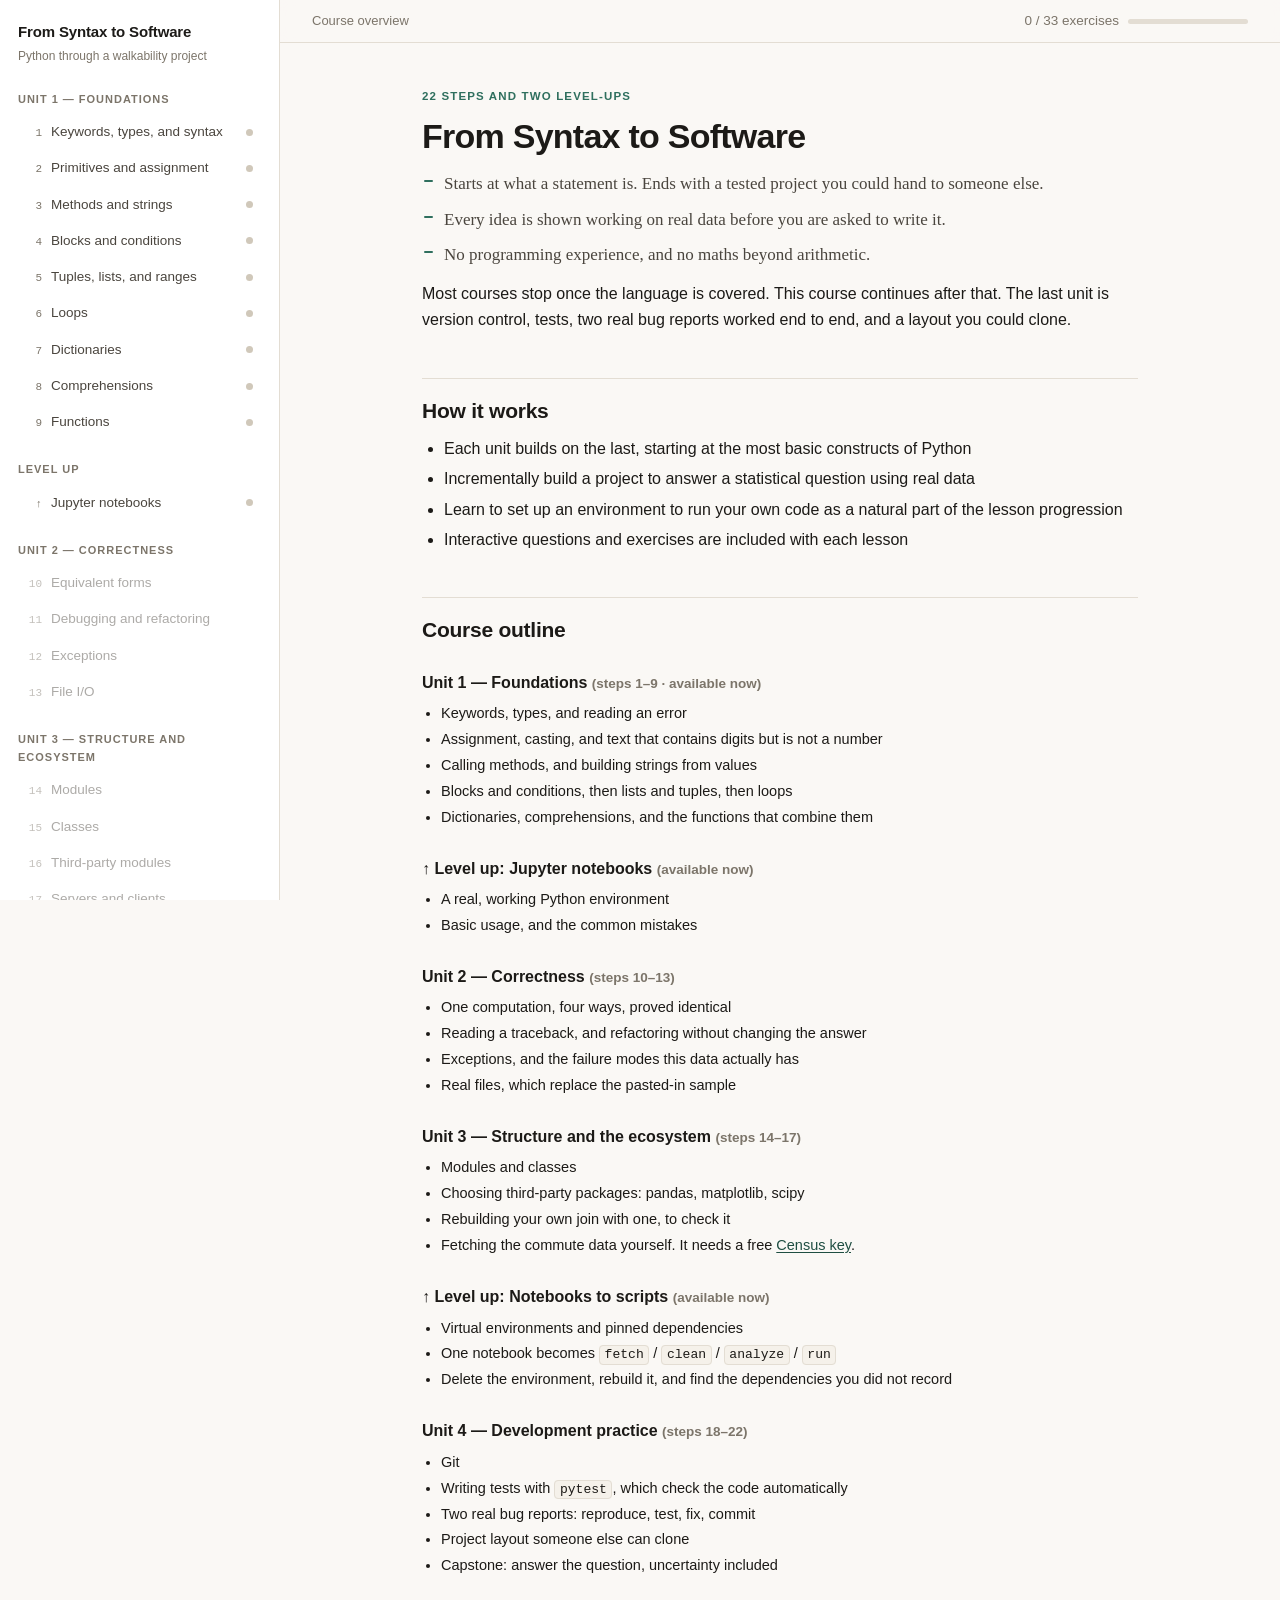
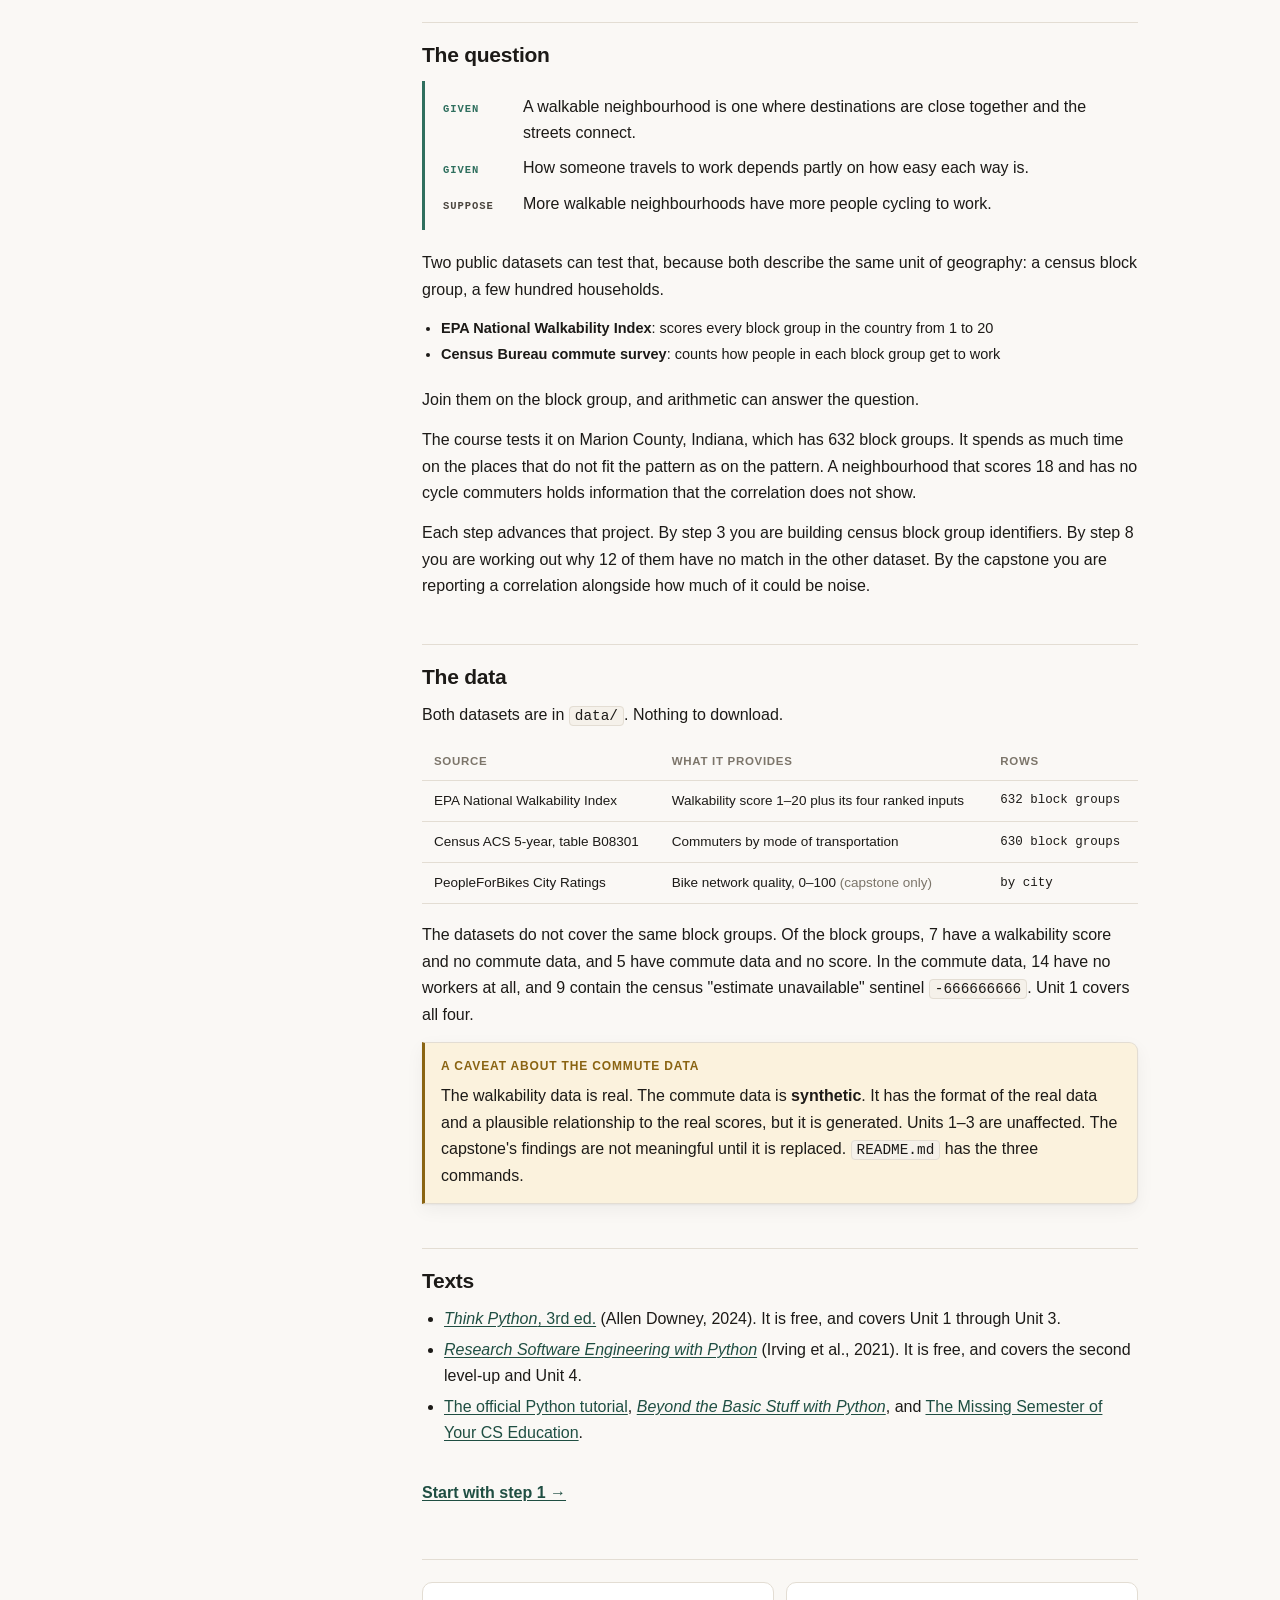
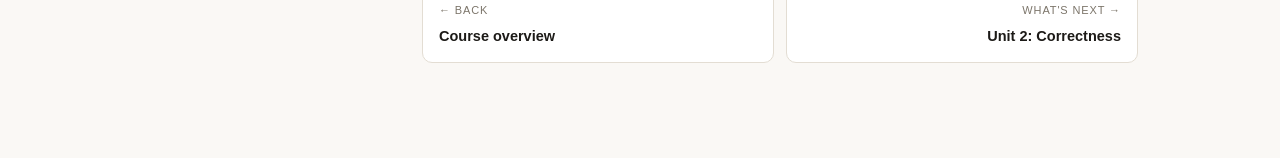
<file: index.html>
<!doctype html>
<html lang="en">
<head>
<meta charset="utf-8">
<meta name="viewport" content="width=device-width,initial-scale=1">
<title>From Syntax to Software — Python Through a Walkability Project</title>
<link rel="stylesheet" href="assets/course.css?v=05c68d00">
</head>
<body>
<div class="shell">
  <div id="sidebar"></div>
  <div class="main">
    <div id="topbar"></div>
    <div class="wrap">

      <p class="eyebrow">22 steps and two level-ups</p>
      <h1>From Syntax to Software</h1>
      <ul class="lede-points">
        <li>Starts at what a statement is. Ends with a tested project you could
        hand to someone else.</li>
        <li>Every idea is shown working on real data before you are asked to
        write it.</li>
        <li>No programming experience, and no maths beyond arithmetic.</li>
      </ul>

      <p>Most courses stop once the language is covered. This course continues after that.
      The last unit is version control, tests, two real bug reports worked end
      to end, and a layout you could clone.</p>

      <h2>How it works</h2>
      <ul>
        <li>Each unit builds on the last, starting at the most basic constructs
        of Python</li>
        <li>Incrementally build a project to answer a statistical question
        using real data</li>
        <li>Learn to set up an environment to run your own code as a natural
        part of the lesson progression</li>
        <li>Interactive questions and exercises are included with each
        lesson</li>
      </ul>

      <h2>Course outline</h2>

      <h3>Unit 1 — Foundations <span class="small">(steps 1–9 · available now)</span></h3>
      <ul class="tight">
        <li>Keywords, types, and reading an error</li>
        <li>Assignment, casting, and text that contains digits but is not a number</li>
        <li>Calling methods, and building strings from values</li>
        <li>Blocks and conditions, then lists and tuples, then loops</li>
        <li>Dictionaries, comprehensions, and the functions that combine them</li>
      </ul>

      <h3>↑ Level up: Jupyter notebooks <span class="small">(available now)</span></h3>
      <ul class="tight">
        <li>A real, working Python environment</li>
        <li>Basic usage, and the common mistakes</li>
      </ul>

      <h3>Unit 2 — Correctness <span class="small">(steps 10–13)</span></h3>
      <ul class="tight">
        <li>One computation, four ways, proved identical</li>
        <li>Reading a traceback, and refactoring without changing the answer</li>
        <li>Exceptions, and the failure modes this data actually has</li>
        <li>Real files, which replace the pasted-in sample</li>
      </ul>

      <h3>Unit 3 — Structure and the ecosystem <span class="small">(steps 14–17)</span></h3>
      <ul class="tight">
        <li>Modules and classes</li>
        <li>Choosing third-party packages: pandas, matplotlib, scipy</li>
        <li>Rebuilding your own join with one, to check it</li>
        <li>Fetching the commute data yourself. It needs a free
        <a href="https://api.census.gov/data/key_signup.html" target="_blank" rel="noopener noreferrer">Census key</a>.</li>
      </ul>

      <h3>↑ Level up: Notebooks to scripts <span class="small">(available now)</span></h3>
      <ul class="tight">
        <li>Virtual environments and pinned dependencies</li>
        <li>One notebook becomes <code>fetch</code> / <code>clean</code> /
        <code>analyze</code> / <code>run</code></li>
        <li>Delete the environment, rebuild it, and find the dependencies you
        did not record</li>
      </ul>

      <h3>Unit 4 — Development practice <span class="small">(steps 18–22)</span></h3>
      <ul class="tight">
        <li>Git</li>
        <li>Writing tests with <code>pytest</code>, which check the code automatically</li>
        <li>Two real bug reports: reproduce, test, fix, commit</li>
        <li>Project layout someone else can clone</li>
        <li>Capstone: answer the question, uncertainty included</li>
      </ul>

      <h2>The question</h2>
      <div class="premise">
        <p><span class="lbl">Given</span><span>A walkable neighbourhood is one
        where destinations are close together and the streets connect.</span></p>
        <p><span class="lbl">Given</span><span>How someone travels to work
        depends partly on how easy each way is.</span></p>
        <p><span class="lbl">Suppose</span><span>More walkable neighbourhoods
        have more people cycling to work.</span></p>
      </div>

      <p>Two public datasets can test that, because both describe the same
      unit of geography: a census block group, a few hundred households.</p>
      <ul class="tight">
        <li><b>EPA National Walkability Index</b>: scores every block group in
        the country from 1 to 20</li>
        <li><b>Census Bureau commute survey</b>: counts how people in each
        block group get to work</li>
      </ul>
      <p>Join them on the block group, and arithmetic can answer the question.</p>
      <p>The course tests it on Marion County, Indiana, which has 632 block
      groups. It spends as much time on the places that do not fit the pattern as on
      the pattern. A neighbourhood that scores 18 and has no cycle commuters
      holds information that the correlation does not show.</p>
      <p>Each step advances that project. By step 3 you are building census
      block group identifiers. By step 8 you are working out why 12 of them
      have no match in the other dataset. By the capstone you are reporting a correlation alongside
      how much of it could be noise.</p>

      <h2>The data</h2>
      <p>Both datasets are in <code>data/</code>. Nothing to download.</p>
      <div class="tablewrap">
      <table>
        <thead><tr><th>Source</th><th>What it provides</th><th>Rows</th></tr></thead>
        <tbody>
          <tr><td>EPA National Walkability Index</td>
              <td>Walkability score 1–20 plus its four ranked inputs</td>
              <td class="mono">632 block groups</td></tr>
          <tr><td>Census ACS 5-year, table B08301</td>
              <td>Commuters by mode of transportation</td>
              <td class="mono">630 block groups</td></tr>
          <tr><td>PeopleForBikes City Ratings</td>
              <td>Bike network quality, 0–100 <span class="small">(capstone only)</span></td>
              <td class="mono">by city</td></tr>
        </tbody>
      </table>
      </div>
      <p>The datasets do not cover the same block groups. Of the block groups, 7 have a walkability score
      and no commute data, and 5 have commute data and no score. In the commute
      data, 14 have no workers at all, and 9 contain the census "estimate
      unavailable" sentinel <code>-666666666</code>. Unit 1 covers all four.</p>

      <div class="note warn">
        <h4>A caveat about the commute data</h4>
        <p>The walkability data is real. The commute data is
        <b>synthetic</b>. It has the format of the real data and a plausible relationship
        to the real scores, but it is generated. Units 1–3 are unaffected. The
        capstone's findings are not meaningful until it is replaced.
        <code>README.md</code> has the three commands.</p>
      </div>

      <h2>Texts</h2>
      <ul>
        <li><a href="https://allendowney.github.io/ThinkPython/" target="_blank" rel="noopener noreferrer"><i>Think Python</i>, 3rd ed.</a>
        (Allen Downey, 2024). It is free, and covers Unit 1 through Unit 3.</li>
        <li><a href="https://third-bit.com/py-rse/" target="_blank" rel="noopener noreferrer"><i>Research Software Engineering with Python</i></a>
        (Irving et al., 2021). It is free, and covers the second level-up and Unit 4.</li>
        <li><a href="https://docs.python.org/3/tutorial/" target="_blank" rel="noopener noreferrer">The official Python tutorial</a>,
        <a href="https://inventwithpython.com/" target="_blank" rel="noopener noreferrer"><i>Beyond the Basic Stuff with Python</i></a>,
        and <a href="https://missing.csail.mit.edu/" target="_blank" rel="noopener noreferrer">The Missing Semester of Your CS Education</a>.</li>
      </ul>

      <p style="margin-top:34px"><a href="steps/step-01.html"><b>Start with step 1 →</b></a></p>

      <div id="pager"></div>
    </div>
  </div>
</div>
<script src="assets/nav.js?v=93ed378f"></script>
<script src="assets/runner.js?v=277a066f"></script>
</body>
</html>
</file>
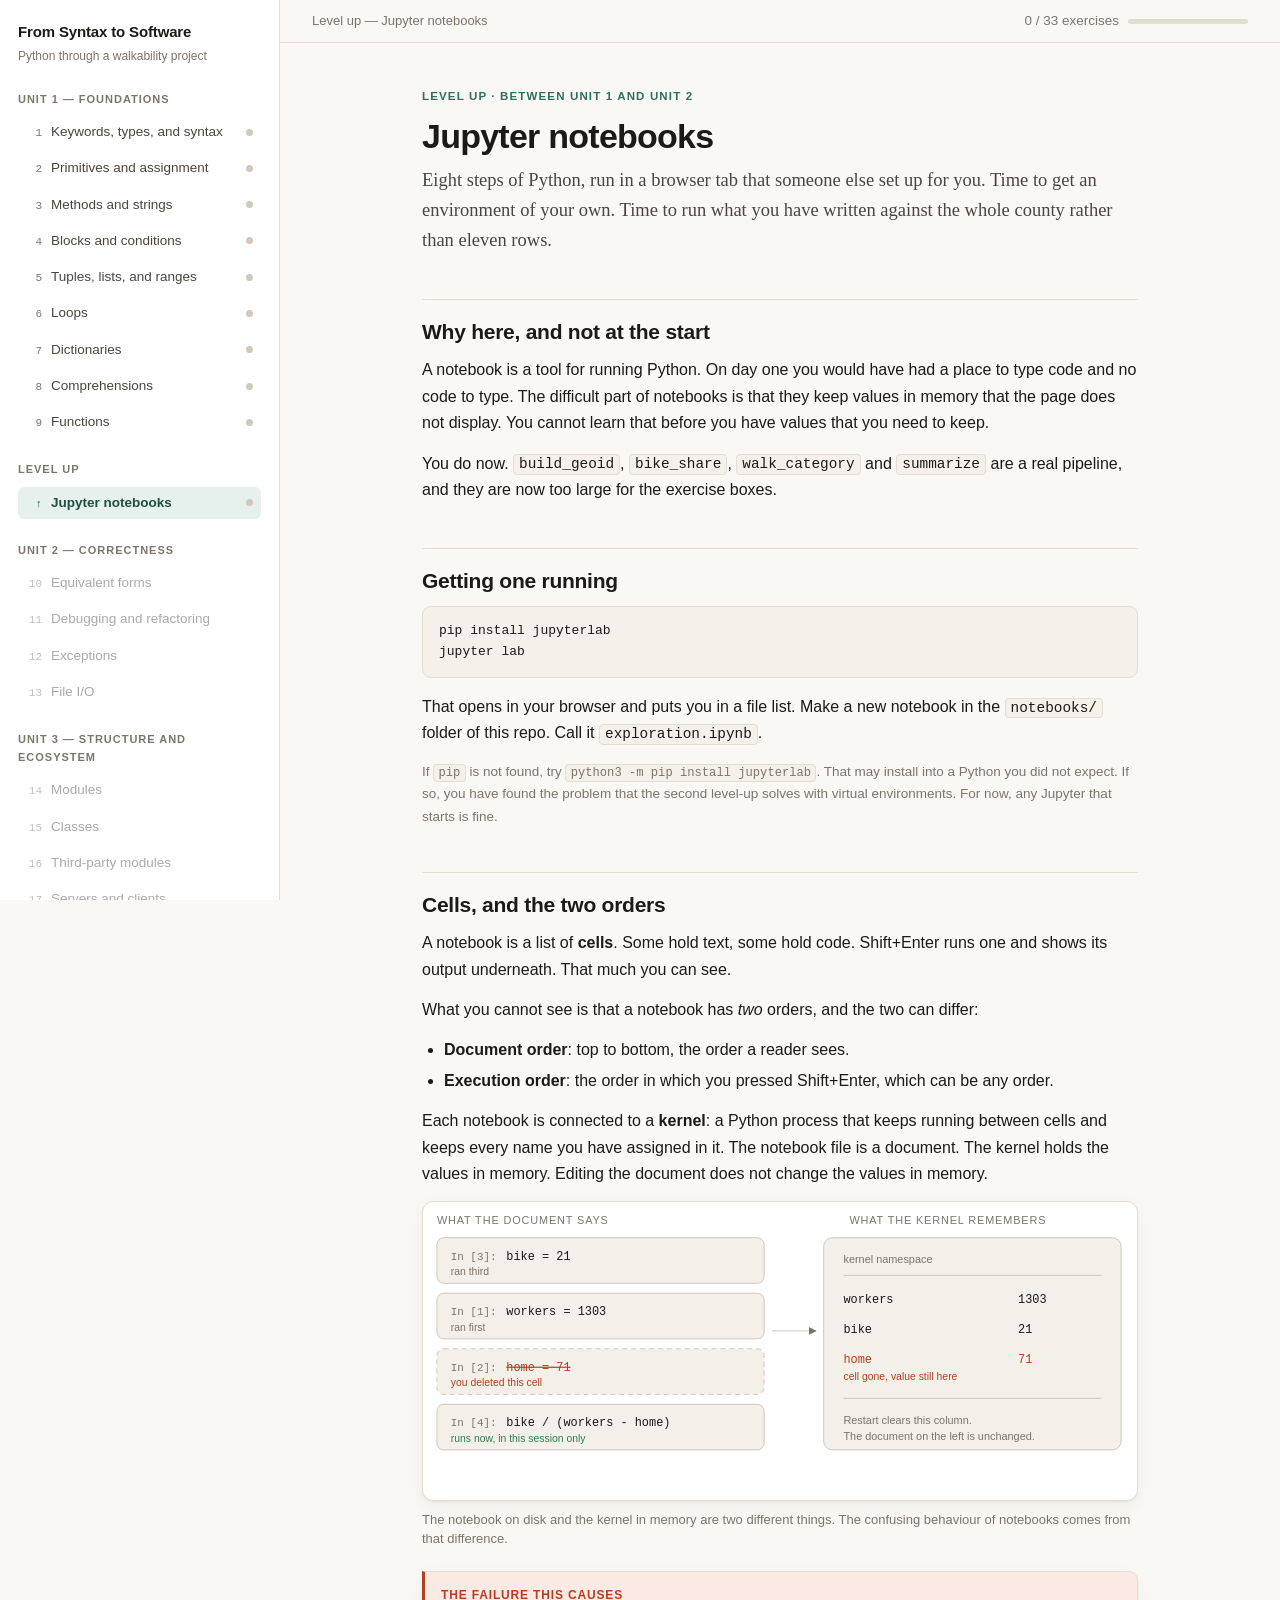
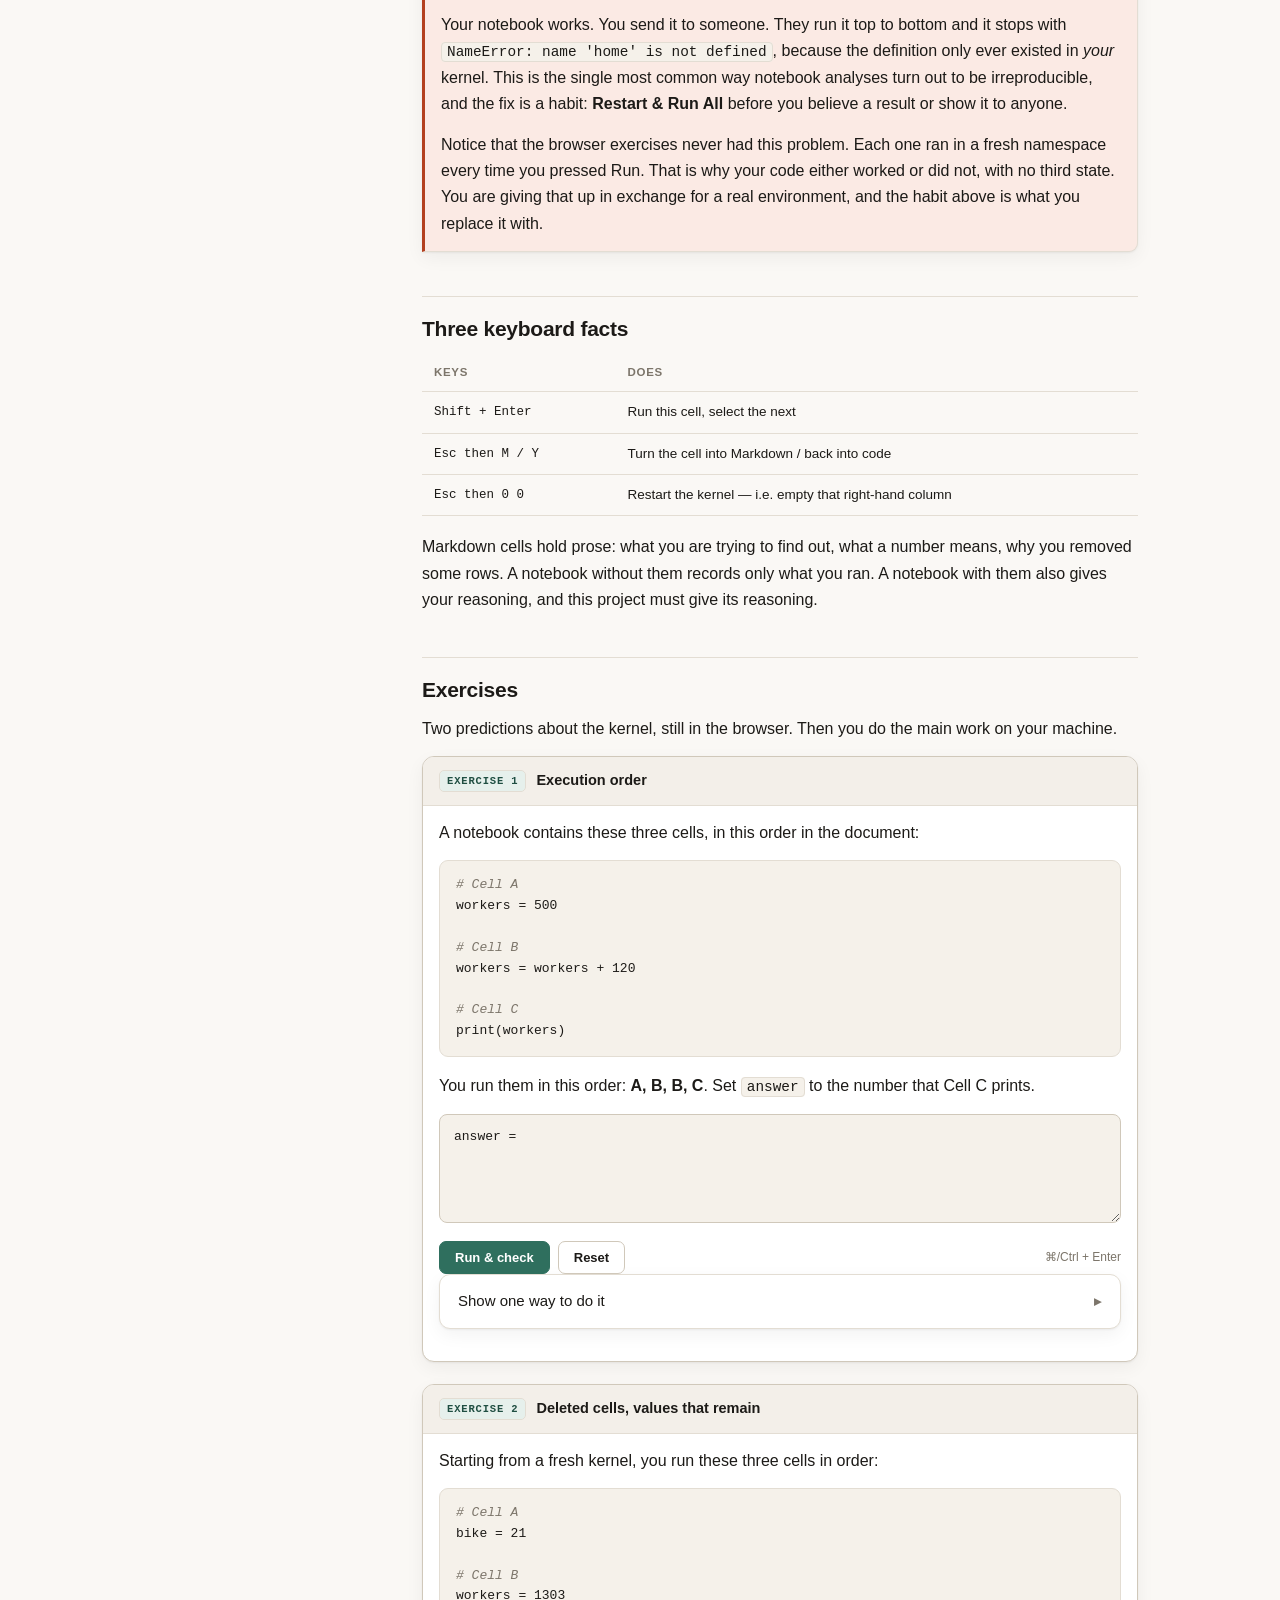
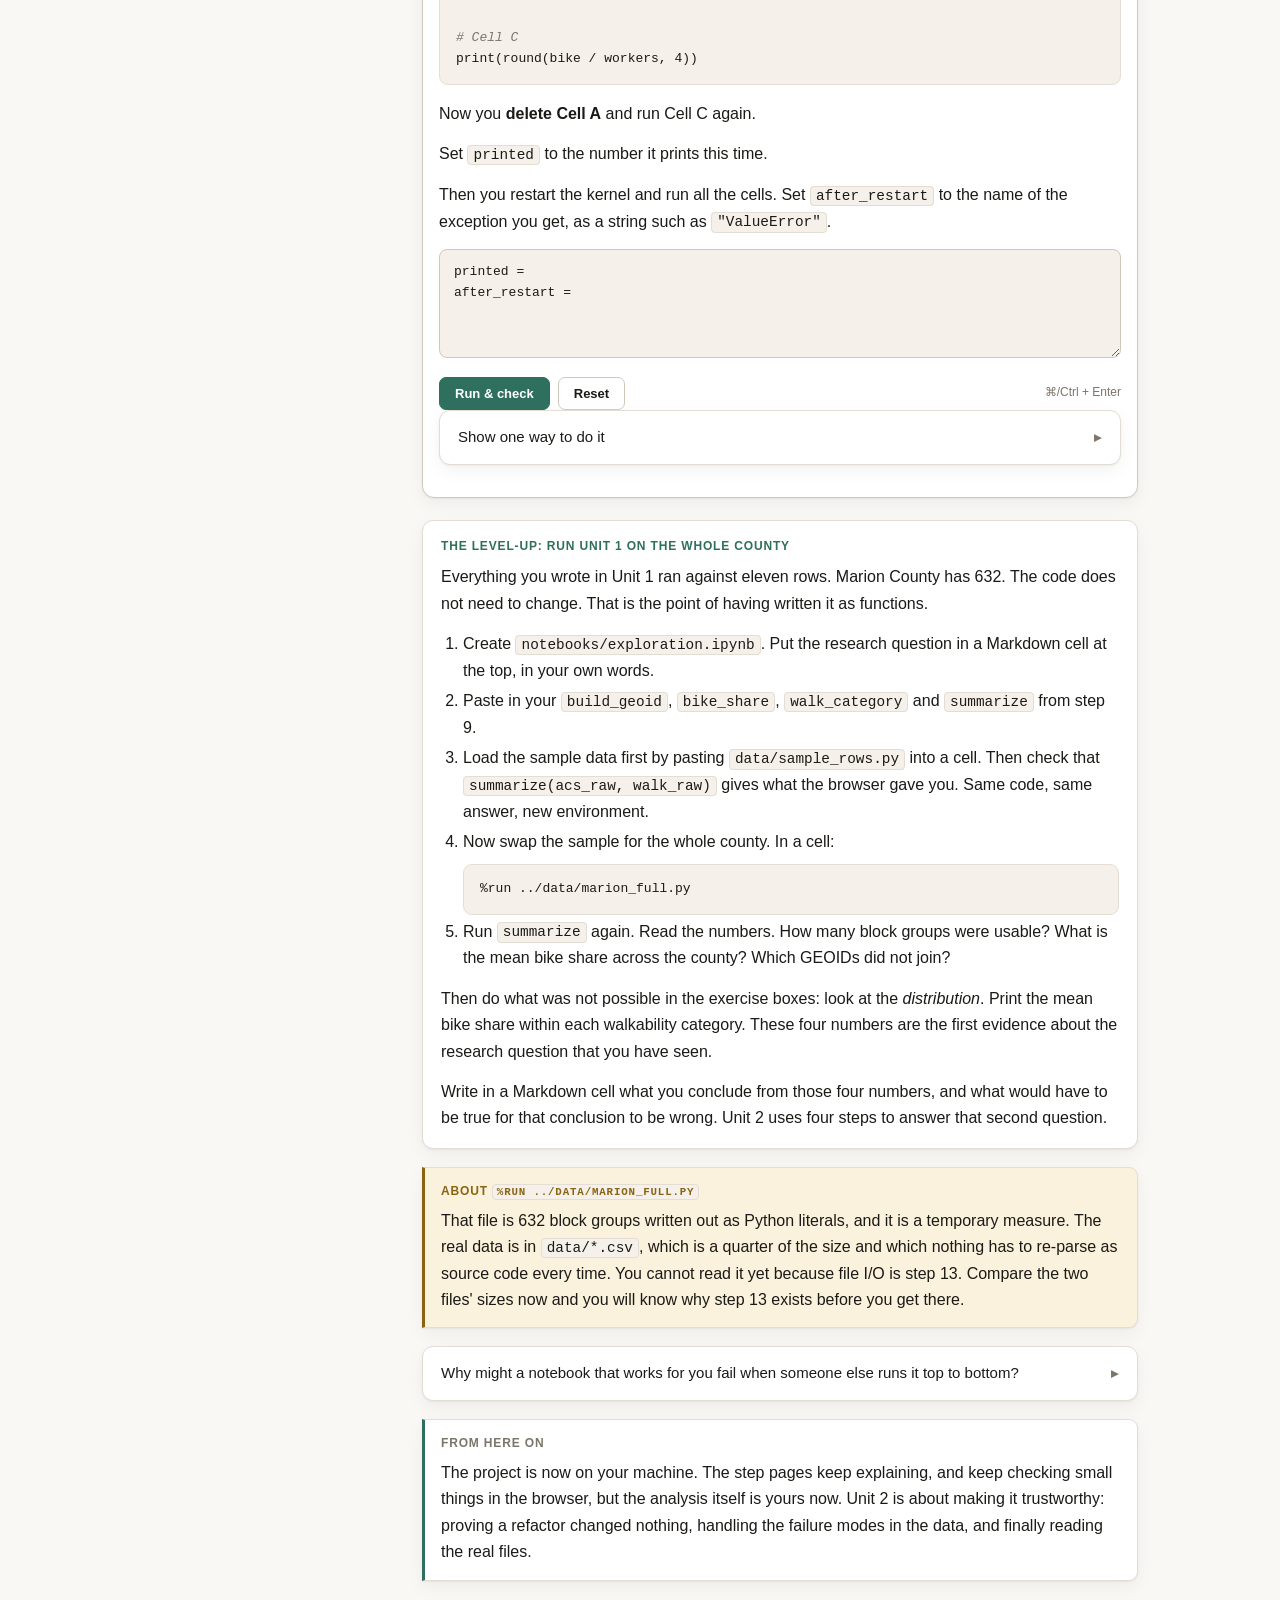
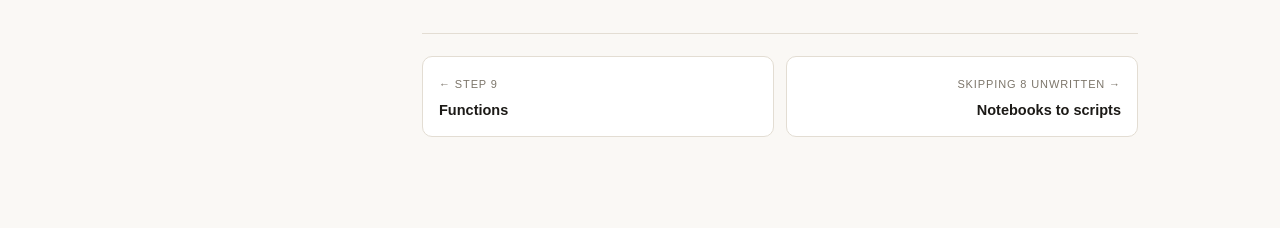
<file: steps/interlude-jupyter.html>
<!doctype html>
<html lang="en">
<head>
<meta charset="utf-8">
<meta name="viewport" content="width=device-width,initial-scale=1">
<title>Level up — Jupyter notebooks</title>
<link rel="stylesheet" href="../assets/course.css?v=05c68d00">
</head>
<body>
<div class="shell">
  <div id="sidebar"></div>
  <div class="main">
    <div id="topbar"></div>
    <div class="wrap">

      <p class="eyebrow">Level up · Between Unit 1 and Unit 2</p>
      <h1>Jupyter notebooks</h1>
      <p class="lede">Eight steps of Python, run in a browser tab that someone
      else set up for you. Time to get an environment of your own. Time to run
      what you have written against the whole county rather than eleven rows.</p>

      <h2>Why here, and not at the start</h2>
      <p>A notebook is a tool for running Python. On day one you would have had a
      place to type code and no code to type. The difficult part of notebooks
      is that they keep values in memory that the page does not display. You
      cannot learn that before you have values that you need to keep.</p>
      <p>You do now. <code>build_geoid</code>, <code>bike_share</code>,
      <code>walk_category</code> and <code>summarize</code> are a real pipeline,
      and they are now too large for the exercise boxes.</p>

      <h2>Getting one running</h2>
<pre>pip install jupyterlab
jupyter lab</pre>
      <p>That opens in your browser and puts you in a file list. Make a new
      notebook in the <code>notebooks/</code> folder of this repo. Call it
      <code>exploration.ipynb</code>.</p>
      <p class="small">If <code>pip</code> is not found, try <code>python3 -m pip
      install jupyterlab</code>. That may install into a Python you did not
      expect. If so, you have found the problem that the second level-up solves
      with virtual environments. For now, any Jupyter that starts is
      fine.</p>

      <h2>Cells, and the two orders</h2>
      <p>A notebook is a list of <b>cells</b>. Some hold text, some hold code.
      Shift+Enter runs one and shows its output underneath. That much you can
      see.</p>
      <p>What you cannot see is that a notebook has <em>two</em> orders, and
      the two can differ:</p>
      <ul>
        <li><b>Document order</b>: top to bottom, the order a reader sees.</li>
        <li><b>Execution order</b>: the order in which you pressed
        Shift+Enter, which can be any order.</li>
      </ul>
      <p>Each notebook is connected to a <b>kernel</b>: a Python process that
      keeps running between cells and keeps every name you have assigned in
      it. The notebook file is a document. The kernel holds the values in
      memory. Editing the document does not change the values in memory.</p>

      <figure>
        <svg viewBox="0 0 720 300" role="img" aria-label="A notebook's document order on the left and the kernel's memory on the right; deleting a cell leaves its variable in memory.">
          <text x="14" y="22" class="svg-muted" style="font-size:11px; letter-spacing:.08em">WHAT THE DOCUMENT SAYS</text>
          <text x="430" y="22" class="svg-muted" style="font-size:11px; letter-spacing:.08em">WHAT THE KERNEL REMEMBERS</text>

          <rect class="svg-box" x="14" y="36" width="330" height="46" rx="7"/>
          <text x="28" y="58" class="svg-muted mono" style="font-size:11px">In [3]:</text>
          <text x="84" y="58" class="svg-ink mono">bike = 21</text>
          <text x="28" y="74" class="svg-muted" style="font-size:10.5px">ran third</text>

          <rect class="svg-box" x="14" y="92" width="330" height="46" rx="7"/>
          <text x="28" y="114" class="svg-muted mono" style="font-size:11px">In [1]:</text>
          <text x="84" y="114" class="svg-ink mono">workers = 1303</text>
          <text x="28" y="130" class="svg-muted" style="font-size:10.5px">ran first</text>

          <rect class="svg-box" x="14" y="148" width="330" height="46" rx="7" stroke-dasharray="5 4"/>
          <text x="28" y="170" class="svg-muted mono" style="font-size:11px">In [2]:</text>
          <text x="84" y="170" class="svg-bad mono" style="text-decoration:line-through">home = 71</text>
          <text x="28" y="186" class="svg-bad" style="font-size:10.5px">you deleted this cell</text>

          <rect class="svg-box" x="14" y="204" width="330" height="46" rx="7"/>
          <text x="28" y="226" class="svg-muted mono" style="font-size:11px">In [4]:</text>
          <text x="84" y="226" class="svg-ink mono">bike / (workers - home)</text>
          <text x="28" y="242" class="svg-ok" style="font-size:10.5px">runs now, in this session only</text>

          <path class="svg-line" d="M352 130 h44" marker-end="url(#a1)"/>
          <defs><marker id="a1" markerWidth="8" markerHeight="8" refX="7" refY="4" orient="auto">
            <path d="M0 0 L8 4 L0 8 z" class="svg-muted"/></marker></defs>

          <rect class="svg-box" x="404" y="36" width="300" height="214" rx="9"/>
          <text x="424" y="62" class="svg-muted" style="font-size:11px">kernel namespace</text>
          <line x1="424" y1="74" x2="684" y2="74" class="svg-line"/>
          <text x="424" y="102" class="svg-ink mono">workers</text><text x="600" y="102" class="svg-ink mono">1303</text>
          <text x="424" y="132" class="svg-ink mono">bike</text><text x="600" y="132" class="svg-ink mono">21</text>
          <text x="424" y="162" class="svg-bad mono">home</text><text x="600" y="162" class="svg-bad mono">71</text>
          <text x="424" y="180" class="svg-bad" style="font-size:10.5px">cell gone, value still here</text>
          <line x1="424" y1="198" x2="684" y2="198" class="svg-line"/>
          <text x="424" y="224" class="svg-muted" style="font-size:11px">Restart clears this column.</text>
          <text x="424" y="240" class="svg-muted" style="font-size:11px">The document on the left is unchanged.</text>
        </svg>
        <figcaption>The notebook on disk and the kernel in memory are two
        different things. The confusing behaviour of notebooks comes from
        that difference.</figcaption>
      </figure>

      <div class="note trap">
        <h4>The failure this causes</h4>
        <p>Your notebook works. You send it to someone. They run it top to
        bottom and it stops with <code>NameError: name 'home' is not
        defined</code>, because the definition only ever existed in
        <em>your</em> kernel. This is the single most common way notebook
        analyses turn out to be irreproducible, and the fix is a habit:
        <b>Restart &amp; Run All</b> before you believe a result or show it to
        anyone.</p>
        <p style="margin-bottom:0">Notice that the browser exercises never had
        this problem. Each one ran in a fresh namespace every time you pressed
        Run. That is why your code either worked or did not, with no third
        state. You are giving that up in exchange for a real environment, and
        the habit above is what you replace it with.</p>
      </div>

      <h2>Three keyboard facts</h2>
      <div class="tablewrap">
      <table>
        <thead><tr><th>Keys</th><th>Does</th></tr></thead>
        <tbody>
          <tr><td class="mono">Shift + Enter</td><td>Run this cell, select the next</td></tr>
          <tr><td class="mono">Esc then M / Y</td><td>Turn the cell into Markdown / back into code</td></tr>
          <tr><td class="mono">Esc then 0 0</td><td>Restart the kernel — i.e. empty that right-hand column</td></tr>
        </tbody>
      </table>
      </div>
      <p>Markdown cells hold prose: what you are trying to find out, what a
      number means, why you removed some rows. A notebook without them records only
      what you ran. A notebook with them also gives your reasoning, and this
      project must give its reasoning.</p>

      <h2>Exercises</h2>
      <p>Two predictions about the kernel, still in the browser. Then you do
      the main work on your machine.</p>
      <div id="ex1"></div>
      <div id="ex2"></div>

      <div class="project">
        <h4>The level-up: run Unit 1 on the whole county</h4>
        <p>Everything you wrote in Unit 1 ran against eleven rows. Marion County
        has 632. The code does not need to change. That is the point of having
        written it as functions.</p>
        <ol>
          <li>Create <code>notebooks/exploration.ipynb</code>. Put the
          research question in a Markdown cell at the top, in your own
          words.</li>
          <li>Paste in your <code>build_geoid</code>, <code>bike_share</code>,
          <code>walk_category</code> and <code>summarize</code> from step 9.</li>
          <li>Load the sample data first by pasting
          <code>data/sample_rows.py</code> into a cell. Then check that
          <code>summarize(acs_raw, walk_raw)</code> gives what the browser
          gave you. Same code, same answer, new environment.</li>
          <li>Now swap the sample for the whole county. In a cell:
          <pre style="margin:8px 0 0">%run ../data/marion_full.py</pre></li>
          <li>Run <code>summarize</code> again. Read the numbers. How many
          block groups were usable? What is the mean bike share across the
          county? Which GEOIDs did not join?</li>
        </ol>
        <p>Then do what was not possible in the exercise boxes: look at the
        <em>distribution</em>. Print the mean bike share within each
        walkability category. These four numbers are the first evidence about
        the research question that you have seen.</p>
        <p style="margin-bottom:0">Write in a Markdown cell what you conclude
        from those four numbers, and what would have to be true for that
        conclusion to be wrong. Unit 2 uses four steps to answer that second
        question.</p>
      </div>

      <div class="note warn">
        <h4>About <code>%run ../data/marion_full.py</code></h4>
        <p>That file is 632 block groups written out as Python literals, and it
        is a temporary measure. The real data is in <code>data/*.csv</code>, which is a
        quarter of the size and which nothing has to re-parse as source code
        every time. You cannot read it yet because file I/O is step 13.
        Compare the two files' sizes now and you will know why step 13 exists
        before you get there.</p>
      </div>

      <details class="checkq">
        <summary><span class="q">Why might a notebook that works for you fail when someone else runs it top to bottom?</span></summary>
        <div class="ans">
          <p>Because what makes it work for you is kernel state, not the
          document. Three ways that happens:</p>
          <ul>
            <li>A cell that defined something has been deleted or edited since
            it ran.</li>
            <li>Cells were run out of order, so a later cell depends on a name
            that document order defines after it.</li>
            <li>Something was defined in a cell you never saved, or typed into
            a console attached to the same kernel.</li>
          </ul>
          <p style="margin-bottom:0">The check is mechanical: restart, run all,
          and see whether it runs to the end without an error. If it does not,
          the notebook never worked from its document alone. You had no sign
          of that. Do it now, at the end of
          your first session, because this is exactly when a notebook has
          accumulated the most hidden state.</p>
        </div>
      </details>

      <div class="note">
        <h4>From here on</h4>
        <p>The project is now on your machine. The step pages keep explaining,
        and keep checking small things in the browser, but the analysis itself
        is yours now. Unit 2 is about making it trustworthy: proving a
        refactor changed nothing, handling the failure modes in the data, and
        finally reading the real files.</p>
      </div>

      <div id="pager"></div>
    </div>
  </div>
</div>

<script src="../assets/nav.js?v=93ed378f"></script>
<script src="../assets/runner.js?v=277a066f"></script>
<script>
COURSE.exercise("ex1", {
  id: "int-order", tag: "Exercise 1", title: "Execution order",
  prompt:
    "<p>A notebook contains these three cells, in this order in the document:</p>" +
    "<pre><span class='c'># Cell A</span>\nworkers = 500\n\n<span class='c'># Cell B</span>\nworkers = workers + 120\n\n<span class='c'># Cell C</span>\nprint(workers)</pre>" +
    "<p>You run them in this order: <b>A, B, B, C</b>. Set <code>answer</code> " +
    "to the number that Cell C prints.</p>",
  starter: "answer = ",
  checks: [
    { label: "answer is a whole number",
      code: "expect_type(expect_defined(globals(), 'answer'), int)" },
    { label: "answer matches what Cell C would print",
      code: "expect(answer, 740)" }
  ],
  solution: "answer = 740\n\n# A sets 500. B runs twice, adding 120 each time: 500 -> 620 -> 740.\n# Running a cell twice is not the same as having it twice in the document."
});

COURSE.exercise("ex2", {
  id: "int-state", tag: "Exercise 2", title: "Deleted cells, values that remain",
  prompt:
    "<p>Starting from a fresh kernel, you run these three cells in order:</p>" +
    "<pre><span class='c'># Cell A</span>\nbike = 21\n\n<span class='c'># Cell B</span>\nworkers = 1303\n\n<span class='c'># Cell C</span>\nprint(round(bike / workers, 4))</pre>" +
    "<p>Now you <b>delete Cell A</b> and run Cell C again.</p>" +
    "<p>Set <code>printed</code> to the number it prints this time.</p>" +
    "<p>Then you restart the kernel and run all the cells. Set " +
    "<code>after_restart</code> to the name of the exception you get, as a " +
    "string such as <code>\"ValueError\"</code>.</p>",
  starter: "printed = \nafter_restart = ",
  checks: [
    { label: "Cell C still prints its number after the cell is deleted",
      code: "expect_close(expect_defined(globals(), 'printed'), 0.0161, 1e-9)" },
    { label: "after_restart names the right exception",
      code: "expect(expect_defined(globals(), 'after_restart'), 'NameError')" }
  ],
  solution:
    "printed = 0.0161        # 21 / 1303, rounded\nafter_restart = \"NameError\"\n\n" +
    "# Deleting the cell removes the line from the document, not the name from\n" +
    "# the kernel. Restarting empties the kernel, and only then does the\n" +
    "# document have to run by itself. It no longer can."
});
</script>
</body>
</html>
</file>
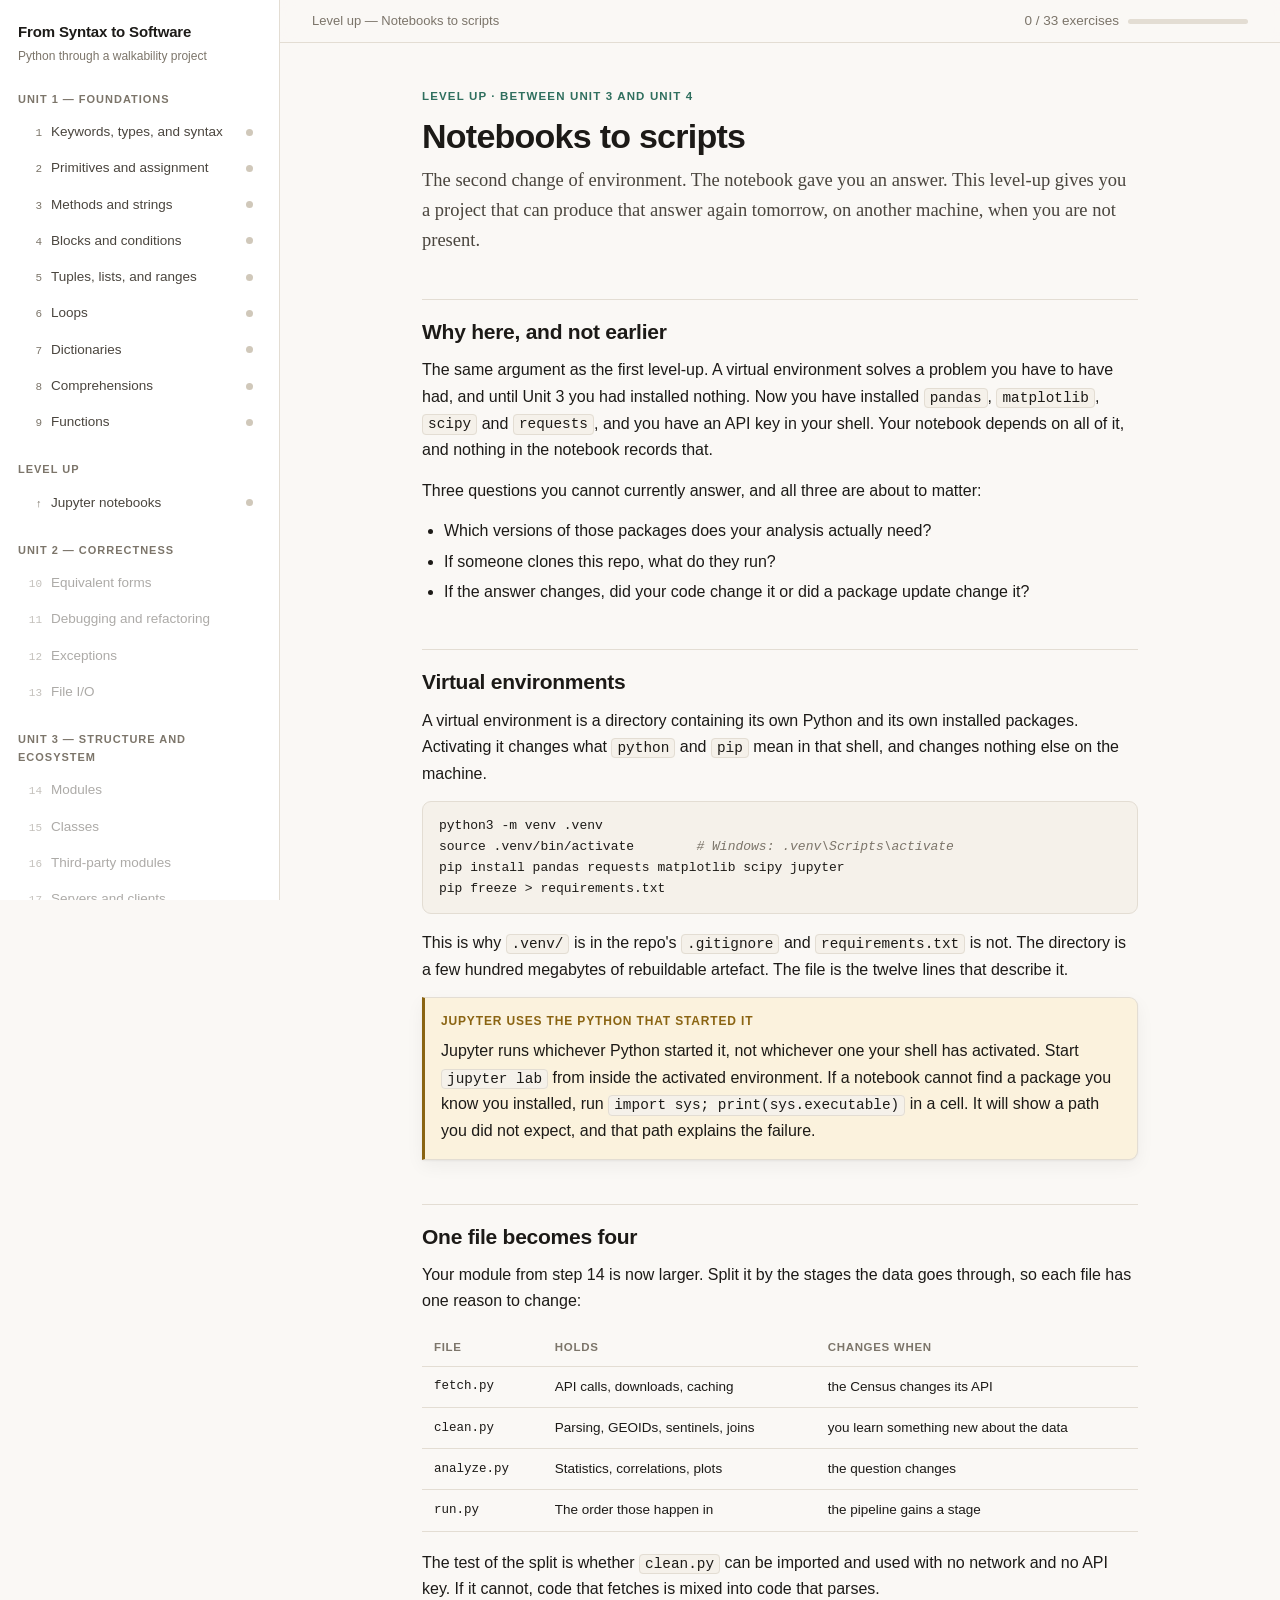
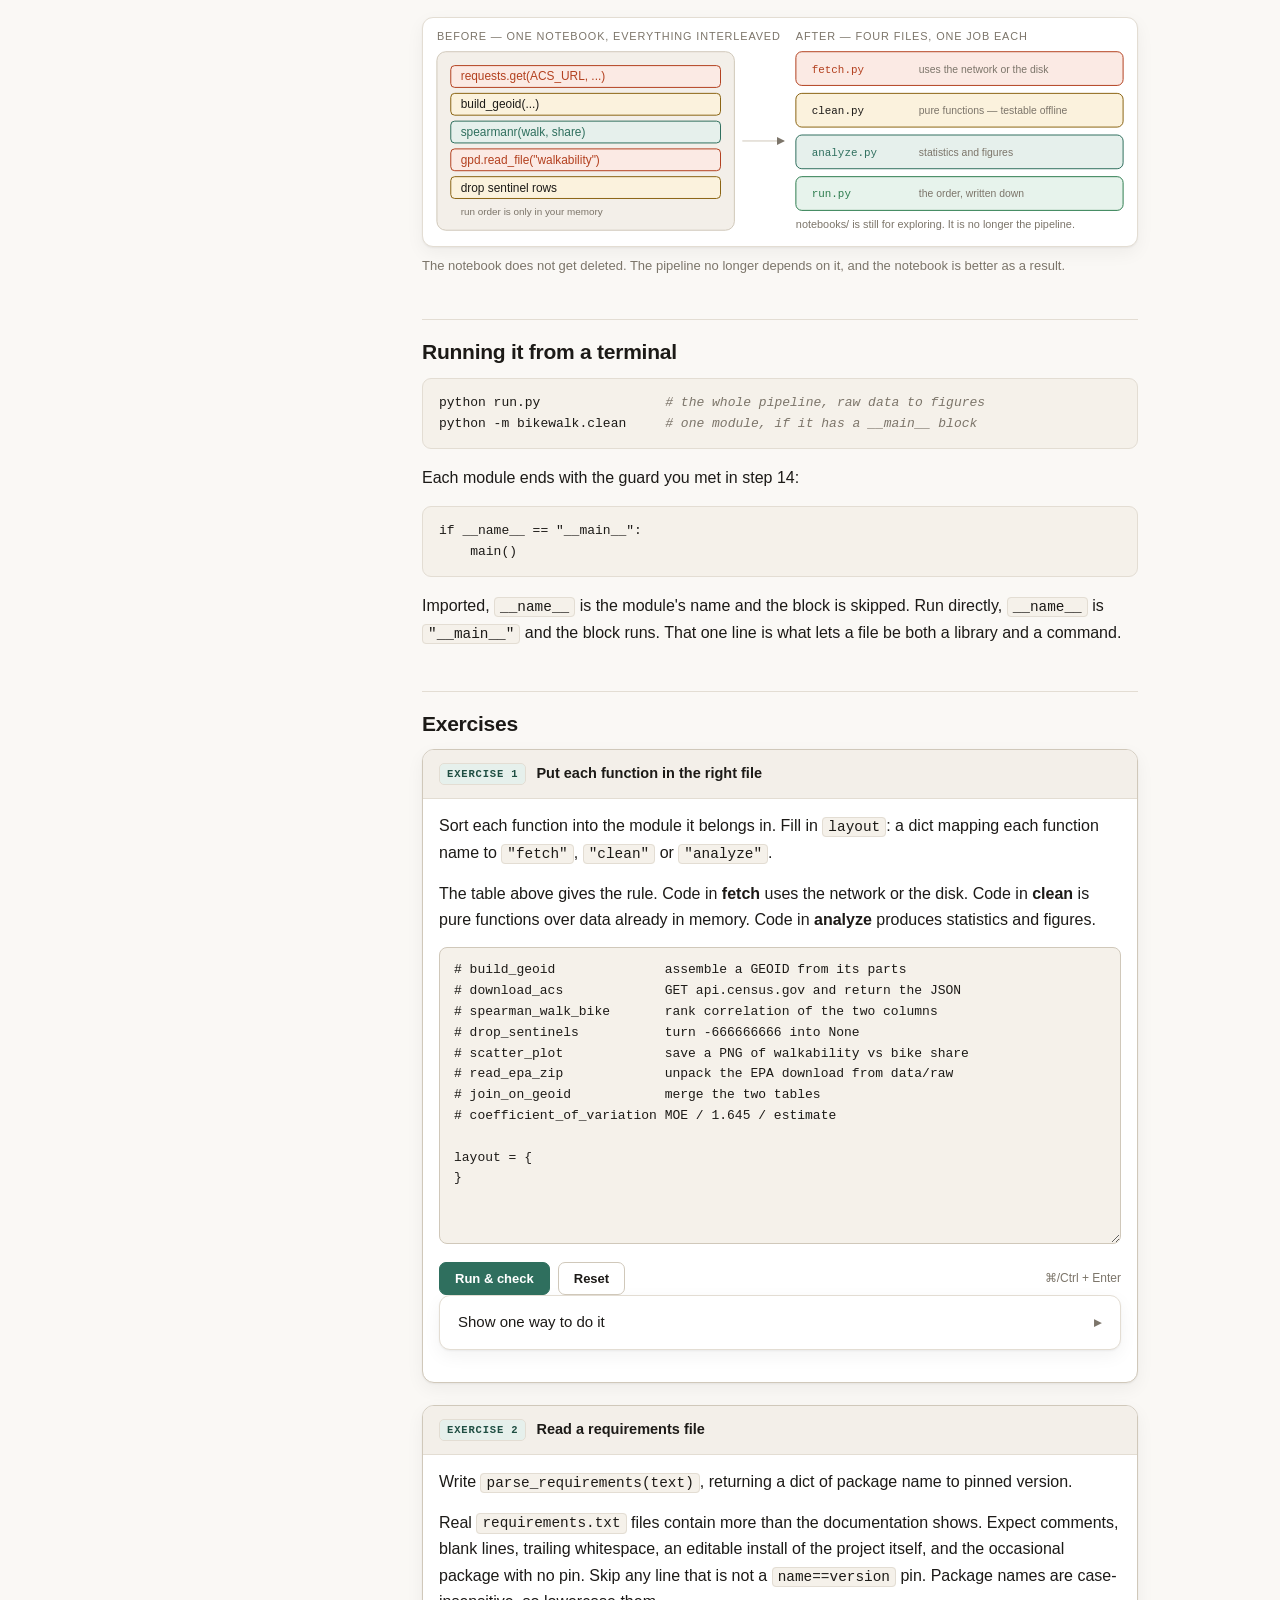
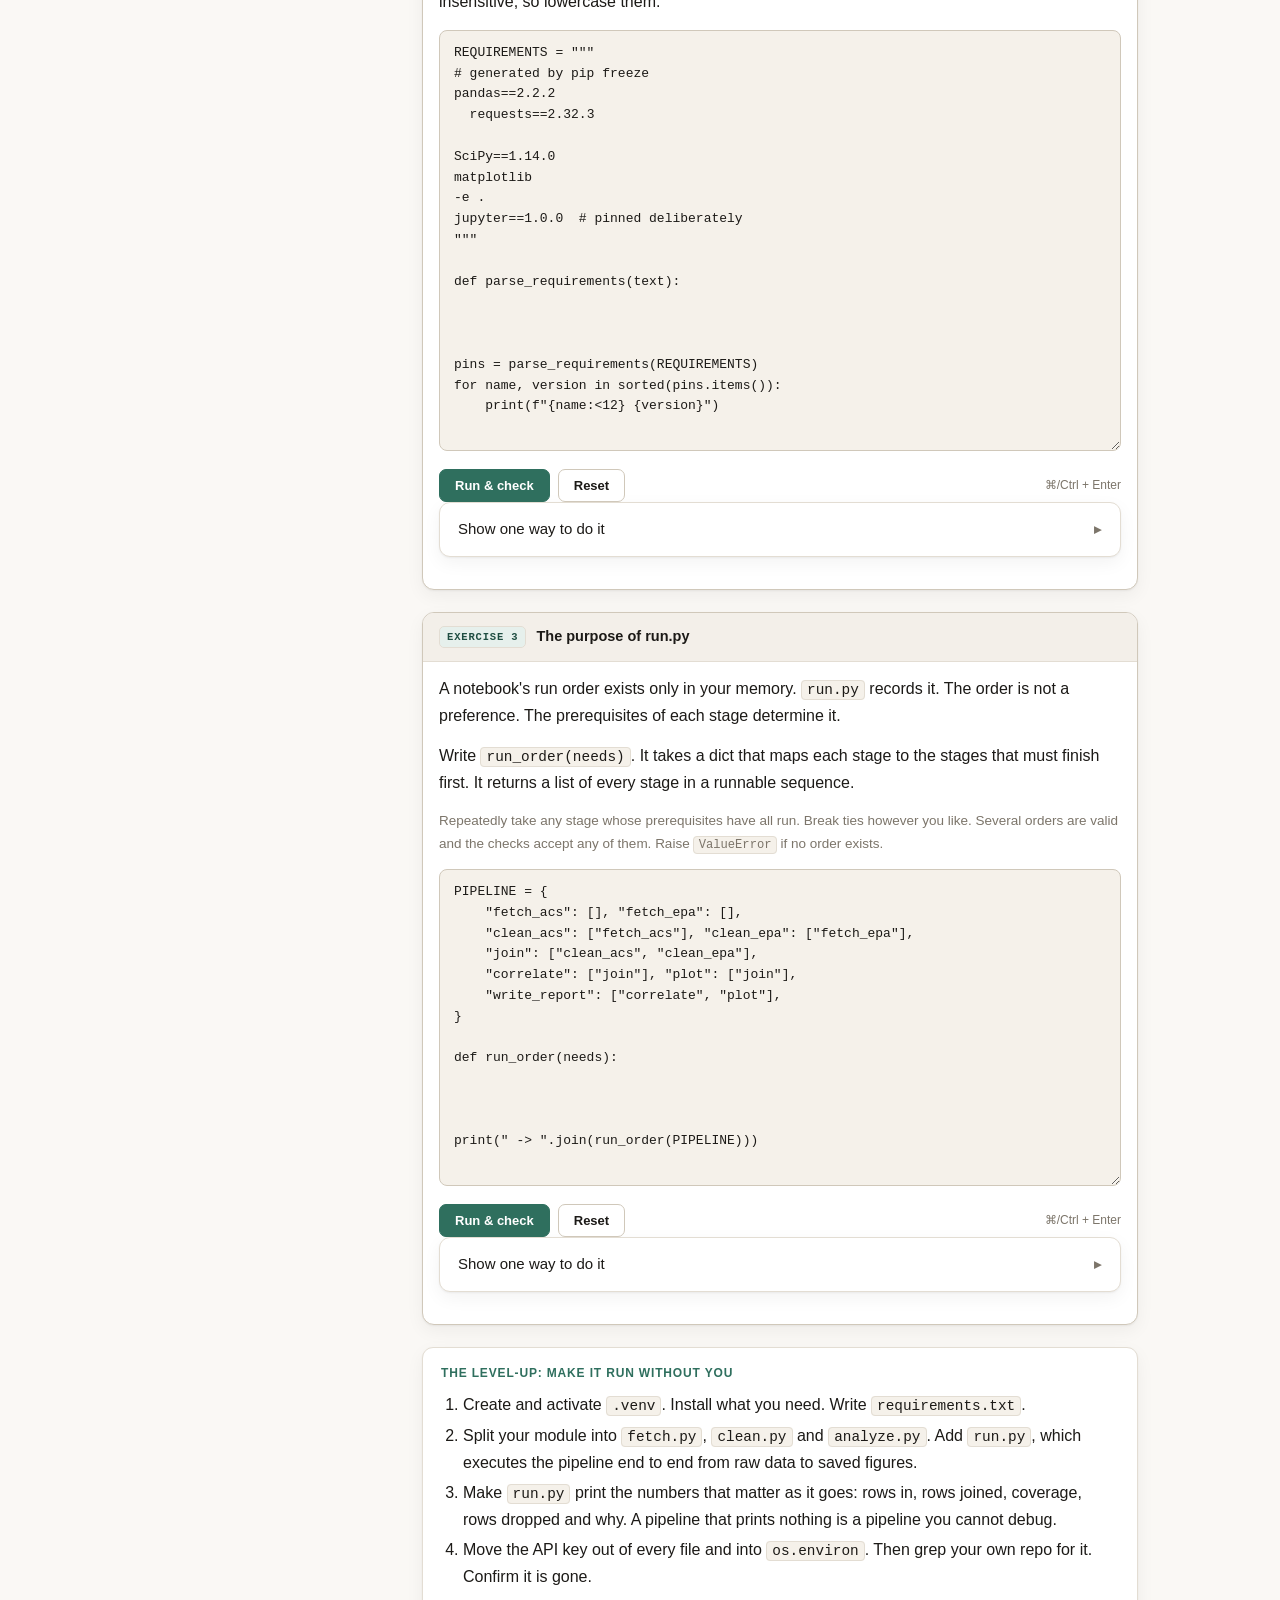
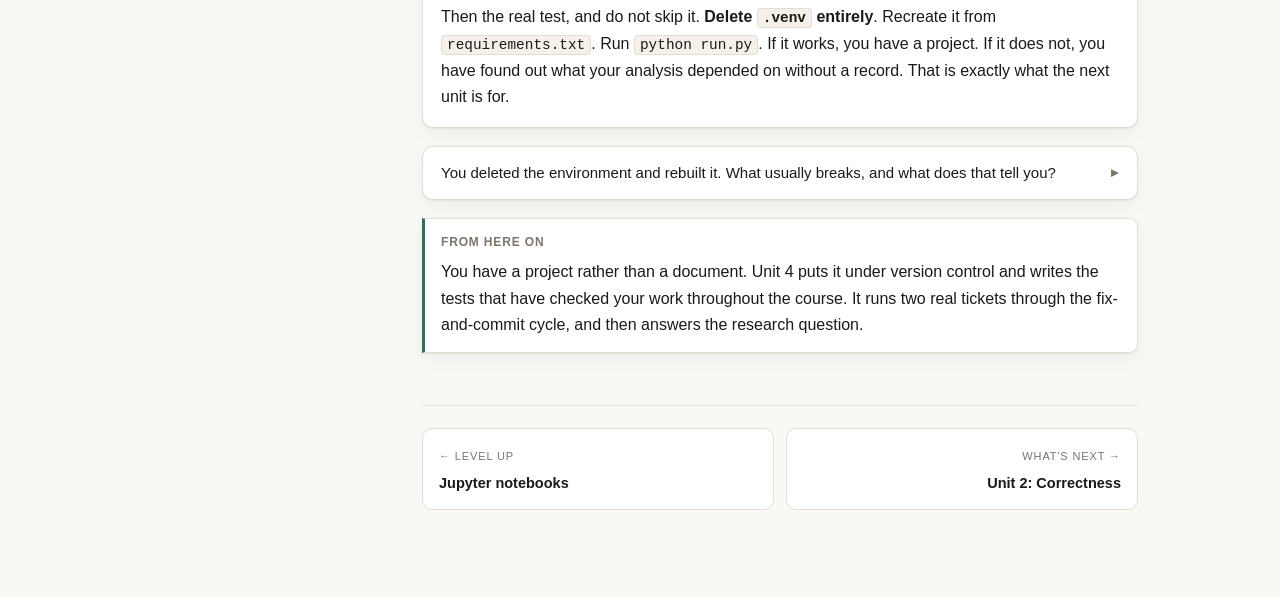
<file: steps/interlude-scripts.html>
<!doctype html>
<html lang="en">
<head>
<meta charset="utf-8">
<meta name="viewport" content="width=device-width,initial-scale=1">
<title>Level up — Notebooks to scripts</title>
<link rel="stylesheet" href="../assets/course.css?v=05c68d00">
</head>
<body>
<div class="shell">
  <div id="sidebar"></div>
  <div class="main">
    <div id="topbar"></div>
    <div class="wrap">

      <p class="eyebrow">Level up · Between Unit 3 and Unit 4</p>
      <h1>Notebooks to scripts</h1>
      <p class="lede">The second change of environment. The notebook gave you an
      answer. This level-up gives you a project that can produce that answer
      again tomorrow, on another machine, when you are not present.</p>

      <h2>Why here, and not earlier</h2>
      <p>The same argument as the first level-up. A virtual environment solves
      a problem you have to have had, and until Unit 3 you had installed
      nothing. Now you have installed <code>pandas</code>,
      <code>matplotlib</code>, <code>scipy</code> and <code>requests</code>,
      and you have an API key in your shell. Your notebook depends on all of
      it, and nothing in the notebook records that.</p>
      <p>Three questions you cannot currently answer, and all three are about
      to matter:</p>
      <ul>
        <li>Which versions of those packages does your analysis actually
        need?</li>
        <li>If someone clones this repo, what do they run?</li>
        <li>If the answer changes, did your code change it or did a package
        update change it?</li>
      </ul>

      <h2>Virtual environments</h2>
      <p>A virtual environment is a directory containing its own Python and its
      own installed packages. Activating it changes what <code>python</code> and
      <code>pip</code> mean in that shell, and changes nothing else on the
      machine.</p>
<pre>python3 -m venv .venv
source .venv/bin/activate        <span class="c"># Windows: .venv\Scripts\activate</span>
pip install pandas requests matplotlib scipy jupyter
pip freeze &gt; requirements.txt</pre>
      <p>This is why <code>.venv/</code> is in the repo's
      <code>.gitignore</code> and <code>requirements.txt</code> is not. The
      directory is a few hundred megabytes of rebuildable artefact. The file is
      the twelve lines that describe it.</p>
      <div class="note warn">
        <h4>Jupyter uses the Python that started it</h4>
        <p>Jupyter runs whichever Python started it, not whichever one your
        shell has activated. Start <code>jupyter lab</code> from inside the
        activated environment. If a notebook cannot find a package you know
        you installed, run <code>import sys; print(sys.executable)</code> in a
        cell. It will show a path you did not expect, and that path explains the
        failure.</p>
      </div>

      <h2>One file becomes four</h2>
      <p>Your module from step 14 is now larger. Split it by the stages the
      data goes through, so each file has one reason to change:</p>
      <div class="tablewrap">
      <table>
        <thead><tr><th>File</th><th>Holds</th><th>Changes when</th></tr></thead>
        <tbody>
          <tr><td class="mono">fetch.py</td><td>API calls, downloads, caching</td><td>the Census changes its API</td></tr>
          <tr><td class="mono">clean.py</td><td>Parsing, GEOIDs, sentinels, joins</td><td>you learn something new about the data</td></tr>
          <tr><td class="mono">analyze.py</td><td>Statistics, correlations, plots</td><td>the question changes</td></tr>
          <tr><td class="mono">run.py</td><td>The order those happen in</td><td>the pipeline gains a stage</td></tr>
        </tbody>
      </table>
      </div>
      <p>The test of the split is whether <code>clean.py</code> can be imported
      and used with no network and no API key. If it cannot, code that fetches
      is mixed into code that parses.</p>

      <figure>
        <svg viewBox="0 0 720 230" role="img" aria-label="A notebook's mixed cells separated into fetch, clean, analyze and run modules.">
          <text x="14" y="22" class="svg-muted" style="font-size:11px; letter-spacing:.08em">BEFORE — ONE NOTEBOOK, EVERYTHING INTERLEAVED</text>
          <rect class="svg-box" x="14" y="34" width="300" height="180" rx="9"/>
          <g class="mono" style="font-size:10.5px">
            <rect x="28" y="48" width="272" height="22" rx="4" fill="var(--bad-wash)" stroke="var(--bad)"/>
            <text x="38" y="63" class="svg-bad">requests.get(ACS_URL, ...)</text>
            <rect x="28" y="76" width="272" height="22" rx="4" fill="var(--warn-wash)" stroke="var(--warn)"/>
            <text x="38" y="91" class="svg-ink">build_geoid(...)</text>
            <rect x="28" y="104" width="272" height="22" rx="4" fill="var(--accent-wash)" stroke="var(--accent)"/>
            <text x="38" y="119" class="svg-accent">spearmanr(walk, share)</text>
            <rect x="28" y="132" width="272" height="22" rx="4" fill="var(--bad-wash)" stroke="var(--bad)"/>
            <text x="38" y="147" class="svg-bad">gpd.read_file("walkability")</text>
            <rect x="28" y="160" width="272" height="22" rx="4" fill="var(--warn-wash)" stroke="var(--warn)"/>
            <text x="38" y="175" class="svg-ink">drop sentinel rows</text>
            <text x="38" y="199" class="svg-muted" style="font-size:10px">run order is only in your memory</text>
          </g>

          <path class="svg-line" d="M322 124 h42" marker-end="url(#s1)"/>
          <defs><marker id="s1" markerWidth="8" markerHeight="8" refX="7" refY="4" orient="auto">
            <path d="M0 0 L8 4 L0 8 z" class="svg-muted"/></marker></defs>

          <text x="376" y="22" class="svg-muted" style="font-size:11px; letter-spacing:.08em">AFTER — FOUR FILES, ONE JOB EACH</text>
          <rect x="376" y="34" width="330" height="34" rx="6" fill="var(--bad-wash)" stroke="var(--bad)"/>
          <text x="392" y="55" class="svg-bad mono" style="font-size:11px">fetch.py</text>
          <text x="500" y="55" class="svg-muted" style="font-size:10.5px">uses the network or the disk</text>

          <rect x="376" y="76" width="330" height="34" rx="6" fill="var(--warn-wash)" stroke="var(--warn)"/>
          <text x="392" y="97" class="svg-ink mono" style="font-size:11px">clean.py</text>
          <text x="500" y="97" class="svg-muted" style="font-size:10.5px">pure functions — testable offline</text>

          <rect x="376" y="118" width="330" height="34" rx="6" fill="var(--accent-wash)" stroke="var(--accent)"/>
          <text x="392" y="139" class="svg-accent mono" style="font-size:11px">analyze.py</text>
          <text x="500" y="139" class="svg-muted" style="font-size:10.5px">statistics and figures</text>

          <rect x="376" y="160" width="330" height="34" rx="6" fill="var(--ok-wash)" stroke="var(--ok)"/>
          <text x="392" y="181" class="svg-ok mono" style="font-size:11px">run.py</text>
          <text x="500" y="181" class="svg-muted" style="font-size:10.5px">the order, written down</text>
          <text x="376" y="212" class="svg-muted" style="font-size:11px">notebooks/ is still for exploring. It is no longer the pipeline.</text>
        </svg>
        <figcaption>The notebook does not get deleted. The pipeline no longer
        depends on it, and the notebook is better as a result.</figcaption>
      </figure>

      <h2>Running it from a terminal</h2>
<pre>python run.py                <span class="c"># the whole pipeline, raw data to figures</span>
python -m bikewalk.clean     <span class="c"># one module, if it has a __main__ block</span></pre>
      <p>Each module ends with the guard you met in step 14:</p>
<pre>if __name__ == "__main__":
    main()</pre>
      <p>Imported, <code>__name__</code> is the module's name and the block is
      skipped. Run directly, <code>__name__</code> is <code>"__main__"</code>
      and the block runs. That one line is what lets a file be both a library and a
      command.</p>

      <h2>Exercises</h2>
      <div id="ex1"></div>
      <div id="ex2"></div>
      <div id="ex3"></div>

      <div class="project">
        <h4>The level-up: make it run without you</h4>
        <ol>
          <li>Create and activate <code>.venv</code>. Install what you need.
          Write <code>requirements.txt</code>.</li>
          <li>Split your module into <code>fetch.py</code>,
          <code>clean.py</code> and <code>analyze.py</code>. Add
          <code>run.py</code>, which executes the pipeline end to end from raw
          data to saved figures.</li>
          <li>Make <code>run.py</code> print the numbers that matter as it
          goes: rows in, rows joined, coverage, rows dropped and why. A
          pipeline that prints nothing is a pipeline you cannot debug.</li>
          <li>Move the API key out of every file and into
          <code>os.environ</code>. Then grep your own repo for it. Confirm
          it is gone.</li>
        </ol>
        <p style="margin-bottom:0">Then the real test, and do not skip it.
        <b>Delete <code>.venv</code> entirely</b>. Recreate it from
        <code>requirements.txt</code>. Run <code>python run.py</code>. If
        it works, you have a project. If it does not, you have found out
        what your analysis depended on without a record. That is exactly what the
        next unit is for.</p>
      </div>

      <details class="checkq">
        <summary><span class="q">You deleted the environment and rebuilt it. What usually breaks, and what does that tell you?</span></summary>
        <div class="ans">
          <p>Four things, in rough order of how often they happen:</p>
          <ul>
            <li><b>A package you never installed deliberately.</b> Another package
            installed it as a dependency and you imported it anyway.
            <code>pip freeze</code> recorded it. A hand-written requirements list
            would not have.</li>
            <li><b>A file that is not in the repo.</b> A CSV in your
            Downloads folder, referenced by absolute path. The fix is
            <code>data/raw/</code> and a documented fetch step.</li>
            <li><b>An environment variable.</b> Your API key is in your shell
            profile, not in the project. That is correct, and worth stating in the
            README rather than discovering.</li>
            <li><b>Import order.</b> The notebook defined something before it
            was used because of the order you ran cells in, and
            <code>run.py</code> is stricter.</li>
          </ul>
          <p style="margin-bottom:0">Every one of those is the same failure as
          the deleted cell in the first level-up, at the level of the whole
          project. Something worked because of state that is not written down.
          Unit 4 is largely about removing the remaining places where
          unrecorded state can exist.</p>
        </div>
      </details>

      <div class="note">
        <h4>From here on</h4>
        <p>You have a project rather than a document. Unit 4 puts it under
        version control and writes the tests that have checked your work
        throughout the course. It runs two real tickets through the fix-and-commit cycle, and
        then answers the research question.</p>
      </div>

      <div id="pager"></div>
    </div>
  </div>
</div>

<script src="../assets/nav.js?v=93ed378f"></script>
<script src="../assets/runner.js?v=277a066f"></script>
<script>
COURSE.exercise("ex1", {
  id: "scr-layout", tag: "Exercise 1", title: "Put each function in the right file",
  prompt:
    "<p>Sort each function into the module it belongs in. Fill in " +
    "<code>layout</code>: a dict mapping each function name to " +
    "<code>\"fetch\"</code>, <code>\"clean\"</code> or <code>\"analyze\"</code>.</p>" +
    "<p>The table above gives the rule. Code in <b>fetch</b> uses the network or " +
    "the disk. Code in <b>clean</b> is pure functions over data already in memory. " +
    "Code in <b>analyze</b> produces statistics and figures.</p>",
  setup:
    'functions = [\n' +
    '    "build_geoid", "download_acs", "spearman_walk_bike", "drop_sentinels",\n' +
    '    "scatter_plot", "read_epa_zip", "join_on_geoid", "coefficient_of_variation",\n' +
    ']\n',
  starter:
    "# build_geoid              assemble a GEOID from its parts\n" +
    "# download_acs             GET api.census.gov and return the JSON\n" +
    "# spearman_walk_bike       rank correlation of the two columns\n" +
    "# drop_sentinels           turn -666666666 into None\n" +
    "# scatter_plot             save a PNG of walkability vs bike share\n" +
    "# read_epa_zip             unpack the EPA download from data/raw\n" +
    "# join_on_geoid            merge the two tables\n" +
    "# coefficient_of_variation MOE / 1.645 / estimate\n\n" +
    "layout = {\n" +
    "}\n",
  checks: [
    { label: "every function was placed",
      code: ("d = expect_defined(globals(), 'layout')\n"
           + "expect(sorted(d.keys()), sorted(functions))") },
    { label: "only the three module names were used",
      code: "expect(set(layout.values()) <= {'fetch', 'clean', 'analyze'}, True)" },
    { label: "anything that uses the network or disk is in fetch",
      code: ("for name in ('download_acs', 'read_epa_zip'):\n"
           + "    expect(layout[name], 'fetch')") },
    { label: "pure transformations of data in memory are in clean",
      code: ("for name in ('build_geoid', 'drop_sentinels', 'join_on_geoid'):\n"
           + "    expect(layout[name], 'clean')") },
    { label: "statistics and figures are in analyze",
      code: ("for name in ('spearman_walk_bike', 'scatter_plot', 'coefficient_of_variation'):\n"
           + "    expect(layout[name], 'analyze')") },
    { label: "clean.py could be imported with no network and no API key",
      code: ("net = {'download_acs', 'read_epa_zip'}\n"
           + "expect({n for n, m in layout.items() if m == 'clean'} & net, set())") }
  ],
  solution:
    "layout = {\n" +
    "    \"build_geoid\": \"clean\",\n" +
    "    \"download_acs\": \"fetch\",\n" +
    "    \"spearman_walk_bike\": \"analyze\",\n" +
    "    \"drop_sentinels\": \"clean\",\n" +
    "    \"scatter_plot\": \"analyze\",\n" +
    "    \"read_epa_zip\": \"fetch\",\n" +
    "    \"join_on_geoid\": \"clean\",\n" +
    "    \"coefficient_of_variation\": \"analyze\",\n" +
    "}\n\n" +
    "# coefficient_of_variation is the arguable one: it is a pure function, so\n" +
    "# clean.py would run. It goes in analyze.py because of what it is FOR --\n" +
    "# it is a judgement about whether an estimate is reportable, so it is part\n" +
    "# of the analysis. Splitting by 'what changes this file' beats splitting\n" +
    "# by 'what does this file technically do'."
});

COURSE.exercise("ex2", {
  id: "scr-requirements", tag: "Exercise 2", title: "Read a requirements file",
  prompt:
    "<p>Write <code>parse_requirements(text)</code>, returning a dict of " +
    "package name to pinned version.</p>" +
    "<p>Real <code>requirements.txt</code> files contain more than the " +
    "documentation shows. Expect comments, blank lines, trailing whitespace, an editable install " +
    "of the project itself, and the occasional package with no pin. Skip any " +
    "line that is not a <code>name==version</code> pin. Package names are " +
    "case-insensitive, so lowercase them.</p>",
  starter:
    'REQUIREMENTS = """\n' +
    '# generated by pip freeze\n' +
    'pandas==2.2.2\n' +
    '  requests==2.32.3  \n' +
    '\n' +
    'SciPy==1.14.0\n' +
    'matplotlib\n' +
    '-e .\n' +
    'jupyter==1.0.0  # pinned deliberately\n' +
    '"""\n' + "\n" +
    "def parse_requirements(text):\n" +
    "    \n" +
    "    \n\n" +
    "pins = parse_requirements(REQUIREMENTS)\n" +
    "for name, version in sorted(pins.items()):\n" +
    "    print(f\"{name:<12} {version}\")",
  checks: [
    { label: "parse_requirements is defined and takes the text",
      code: "f = expect_defined(globals(), 'parse_requirements')\nexpect(f.__code__.co_argcount, 1)" },
    { label: "the four real pins are found",
      code: ("got = parse_requirements(REQUIREMENTS)\n"
           + "expect(got.get('pandas'), '2.2.2')\n"
           + "expect(got.get('requests'), '2.32.3')\n"
           + "expect(got.get('jupyter'), '1.0.0')") },
    { label: "names are lowercased",
      code: "expect(parse_requirements(REQUIREMENTS).get('scipy'), '1.14.0')" },
    { label: "comments, blanks and the editable install are skipped",
      code: ("got = parse_requirements(REQUIREMENTS)\n"
           + "expect(len(got), 4)\n"
           + "expect('matplotlib' in got, False)\n"
           + "expect(any(k.startswith('-') or k.startswith('#') for k in got), False)") },
    { label: "whitespace around a line is not included in the name or version",
      code: ("got = parse_requirements(REQUIREMENTS)\n"
           + "expect([k for k in got if k != k.strip()], [])\n"
           + "expect([v for v in got.values() if v != v.strip()], [])") },
    { label: "an empty file gives an empty dict, not an error",
      code: "expect(parse_requirements(''), {})" }
  ],
  solution:
    'REQUIREMENTS = """\n' +
    '# generated by pip freeze\n' +
    'pandas==2.2.2\n' +
    '  requests==2.32.3  \n' +
    '\n' +
    'SciPy==1.14.0\n' +
    'matplotlib\n' +
    '-e .\n' +
    'jupyter==1.0.0  # pinned deliberately\n' +
    '"""\n' + "\n" +
    "def parse_requirements(text):\n" +
    "    \"\"\"Map package name to pinned version, ignoring anything unpinned.\"\"\"\n" +
    "    pins = {}\n" +
    "    for line in text.splitlines():\n" +
    "        line = line.split(\"#\")[0].strip()      # drop comments first\n" +
    "        if \"==\" not in line:\n" +
    "            continue                            # blank, '-e .', or unpinned\n" +
    "        name, version = line.split(\"==\", 1)\n" +
    "        pins[name.strip().lower()] = version.strip()\n" +
    "    return pins\n\n" +
    "pins = parse_requirements(REQUIREMENTS)\n" +
    "for name, version in sorted(pins.items()):\n" +
    "    print(f\"{name:<12} {version}\")\n" +
    "# Stripping the comment before testing for '==' is what makes the jupyter\n" +
    "# line work. Doing it the other way round leaves '1.0.0  # pinned\n" +
    "# deliberately' as the version, and no error is raised."
});

COURSE.exercise("ex3", {
  id: "scr-order", tag: "Exercise 3", title: "The purpose of run.py",
  prompt:
    "<p>A notebook's run order exists only in your memory. <code>run.py</code> " +
    "records it. The order is not a preference. The prerequisites of each stage " +
    "determine it.</p>" +
    "<p>Write <code>run_order(needs)</code>. It takes a dict that maps each stage " +
    "to the stages that must finish first. It returns a list of every stage " +
    "in a runnable sequence.</p>" +
    "<p class='small'>Repeatedly take any stage whose prerequisites have all " +
    "run. Break ties however you like. Several orders are valid and the checks " +
    "accept any of them. Raise <code>ValueError</code> if no order exists.</p>",
  starter:
    'PIPELINE = {\n' +
    '    "fetch_acs": [], "fetch_epa": [],\n' +
    '    "clean_acs": ["fetch_acs"], "clean_epa": ["fetch_epa"],\n' +
    '    "join": ["clean_acs", "clean_epa"],\n' +
    '    "correlate": ["join"], "plot": ["join"],\n' +
    '    "write_report": ["correlate", "plot"],\n' +
    '}\n' + "\n" +
    "def run_order(needs):\n" +
    "    \n" +
    "    \n\n" +
    "print(\" -> \".join(run_order(PIPELINE)))",
  checks: [
    { label: "run_order is defined and takes the dependency map",
      code: "f = expect_defined(globals(), 'run_order')\nexpect(f.__code__.co_argcount, 1)" },
    { label: "every stage appears exactly once",
      code: "expect(sorted(run_order(PIPELINE)), sorted(PIPELINE.keys()))" },
    { label: "nothing runs before something it needs",
      code: ("order = run_order(PIPELINE)\n"
           + "pos = {name: i for i, name in enumerate(order)}\n"
           + "for stage, prereqs in PIPELINE.items():\n"
           + "    for p in prereqs:\n"
           + "        if pos[p] >= pos[stage]:\n"
           + "            raise CheckFailed(f'{stage} runs at {pos[stage]}, but needs '\n"
           + "                              f'{p} which runs at {pos[p]}')") },
    { label: "the report is last, because it depends on every other stage",
      code: "expect(run_order(PIPELINE)[-1], 'write_report')" },
    { label: "it works on a different pipeline, not only this one",
      code: ("other = {'a': [], 'b': ['a'], 'c': ['a'], 'd': ['b', 'c']}\n"
           + "out = run_order(other)\n"
           + "expect(sorted(out), ['a', 'b', 'c', 'd'])\n"
           + "pos = {n: i for i, n in enumerate(out)}\n"
           + "expect(pos['a'] < pos['b'] and pos['c'] < pos['d'], True)") },
    { label: "a single stage with no prerequisites is a valid pipeline",
      code: "expect(run_order({'only': []}), ['only'])" },
    { label: "a circular dependency raises ValueError rather than looping forever",
      code: "expect_raises(ValueError, run_order, {'x': ['y'], 'y': ['x']})" }
  ],
  solution:
    'PIPELINE = {\n' +
    '    "fetch_acs": [], "fetch_epa": [],\n' +
    '    "clean_acs": ["fetch_acs"], "clean_epa": ["fetch_epa"],\n' +
    '    "join": ["clean_acs", "clean_epa"],\n' +
    '    "correlate": ["join"], "plot": ["join"],\n' +
    '    "write_report": ["correlate", "plot"],\n' +
    '}\n' + "\n" +
    "def run_order(needs):\n" +
    "    \"\"\"Stages in an order that satisfies every prerequisite.\n\n" +
    "    Raises ValueError if the dependencies are circular.\n" +
    "    \"\"\"\n" +
    "    order, done = [], set()\n" +
    "    while len(order) < len(needs):\n" +
    "        ready = [s for s, prereqs in needs.items()\n" +
    "                 if s not in done and all(p in done for p in prereqs)]\n" +
    "        if not ready:\n" +
    "            raise ValueError(\"circular dependency\")\n" +
    "        for stage in sorted(ready):\n" +
    "            order.append(stage)\n" +
    "            done.add(stage)\n" +
    "    return order\n\n" +
    "print(\" -> \".join(run_order(PIPELINE)))\n" +
    "# This is a topological sort, and it is what every build tool and workflow\n" +
    "# runner does underneath. You are writing run.py by hand -- but noticing\n" +
    "# that the order is derivable from the dependencies, rather than chosen,\n" +
    "# is what makes a pipeline safe to extend."
});
</script>
</body>
</html>
</file>
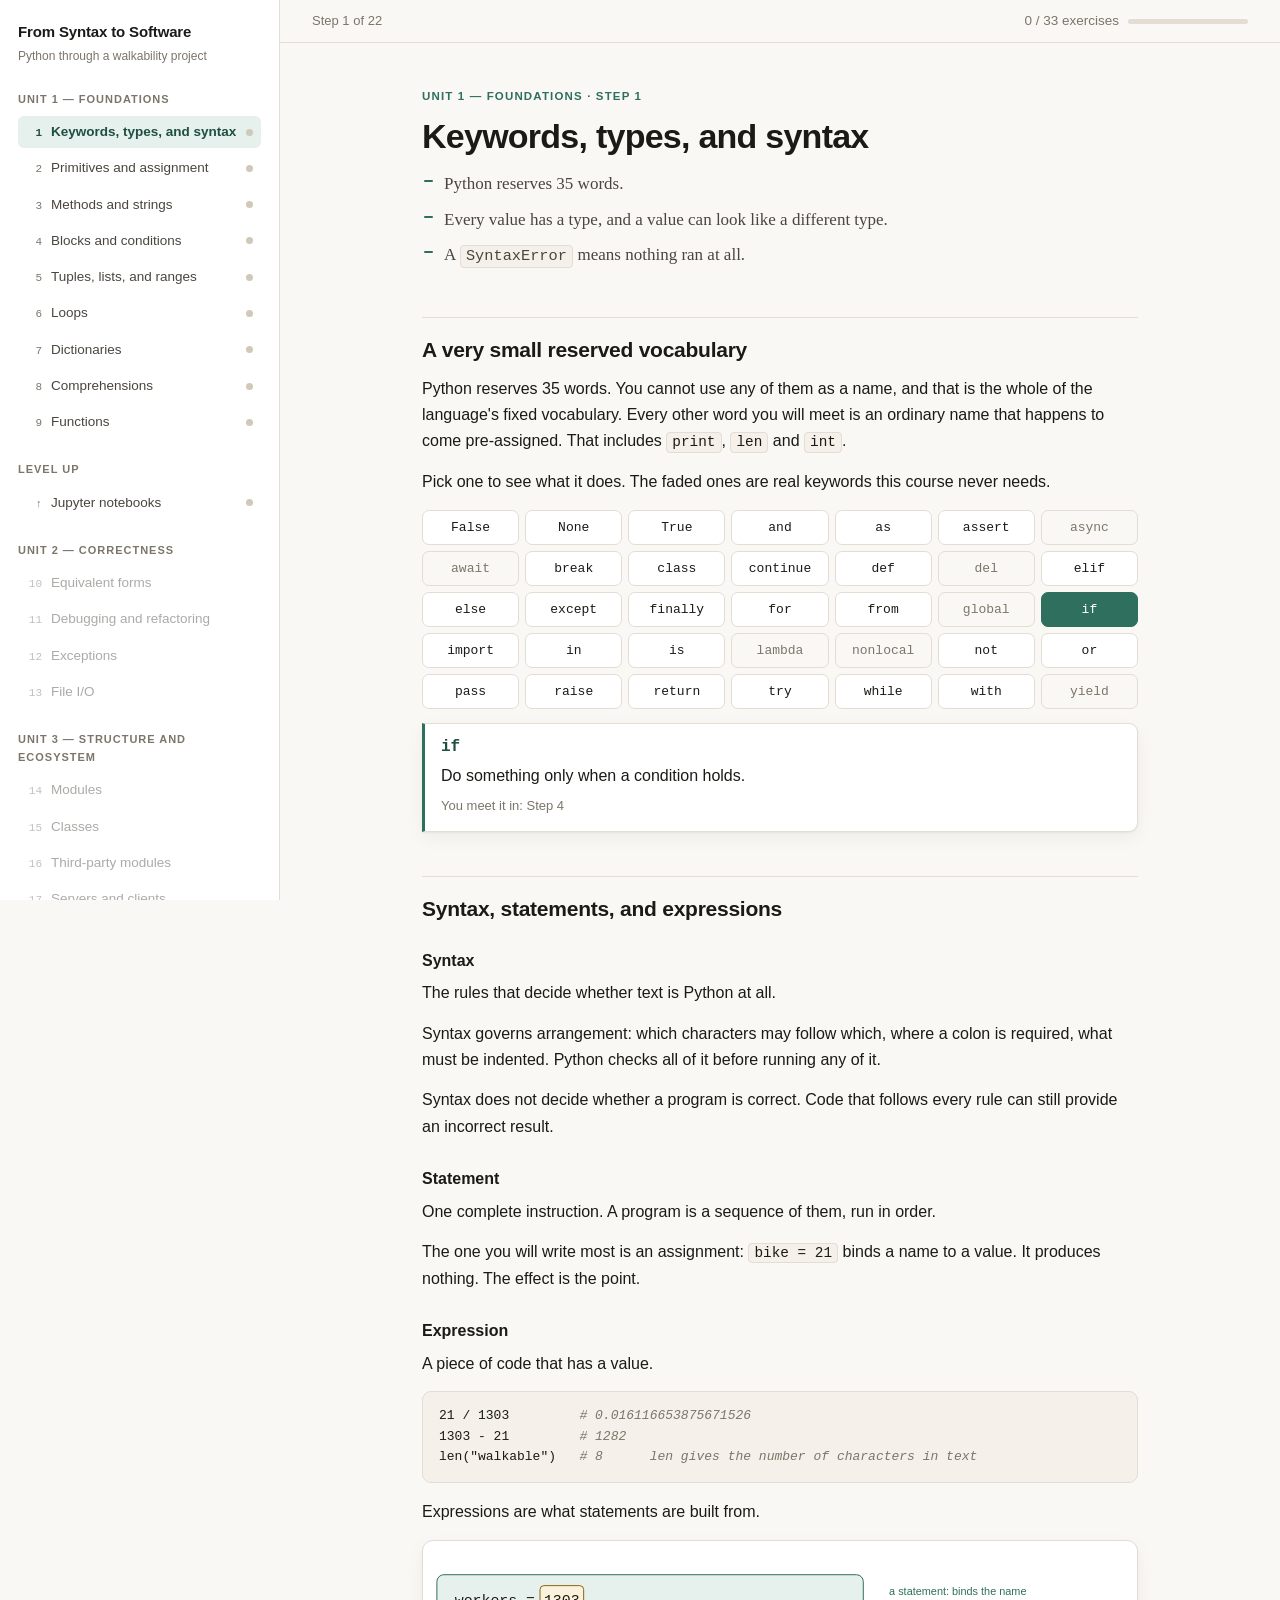
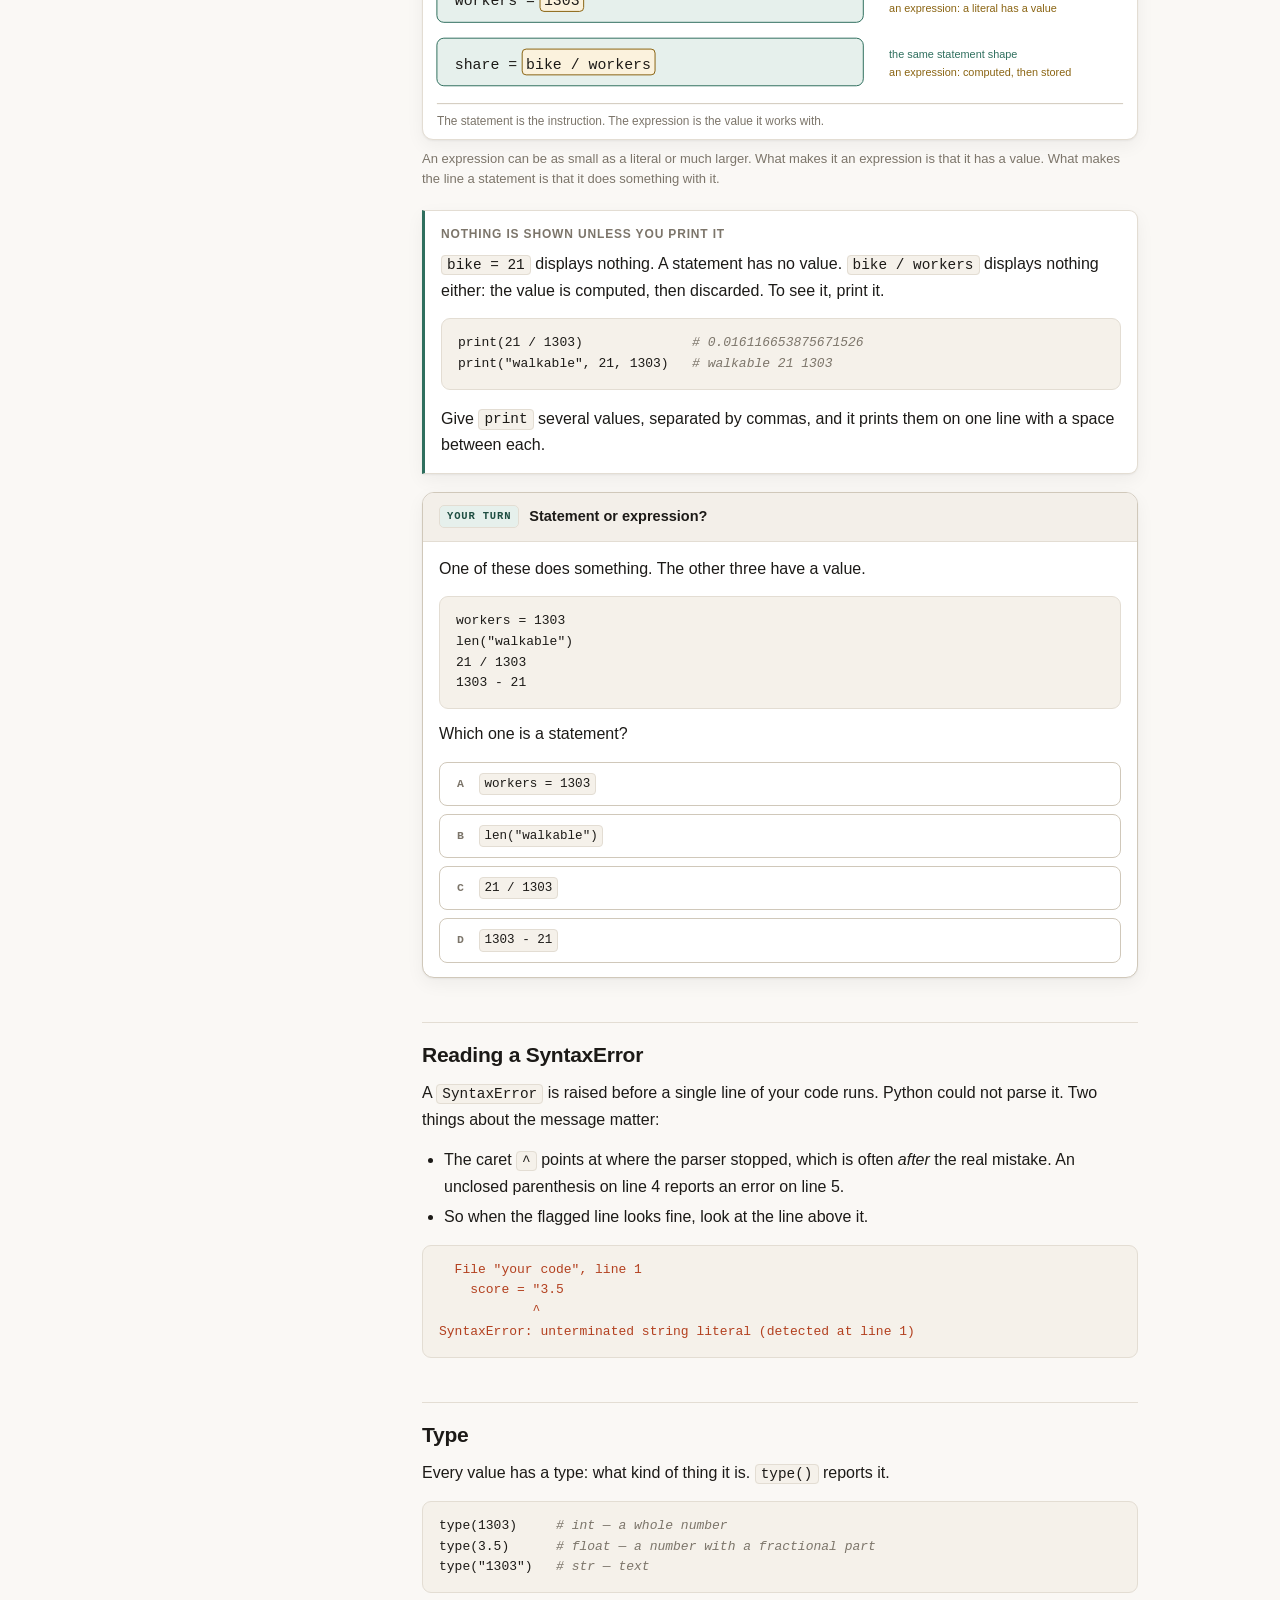
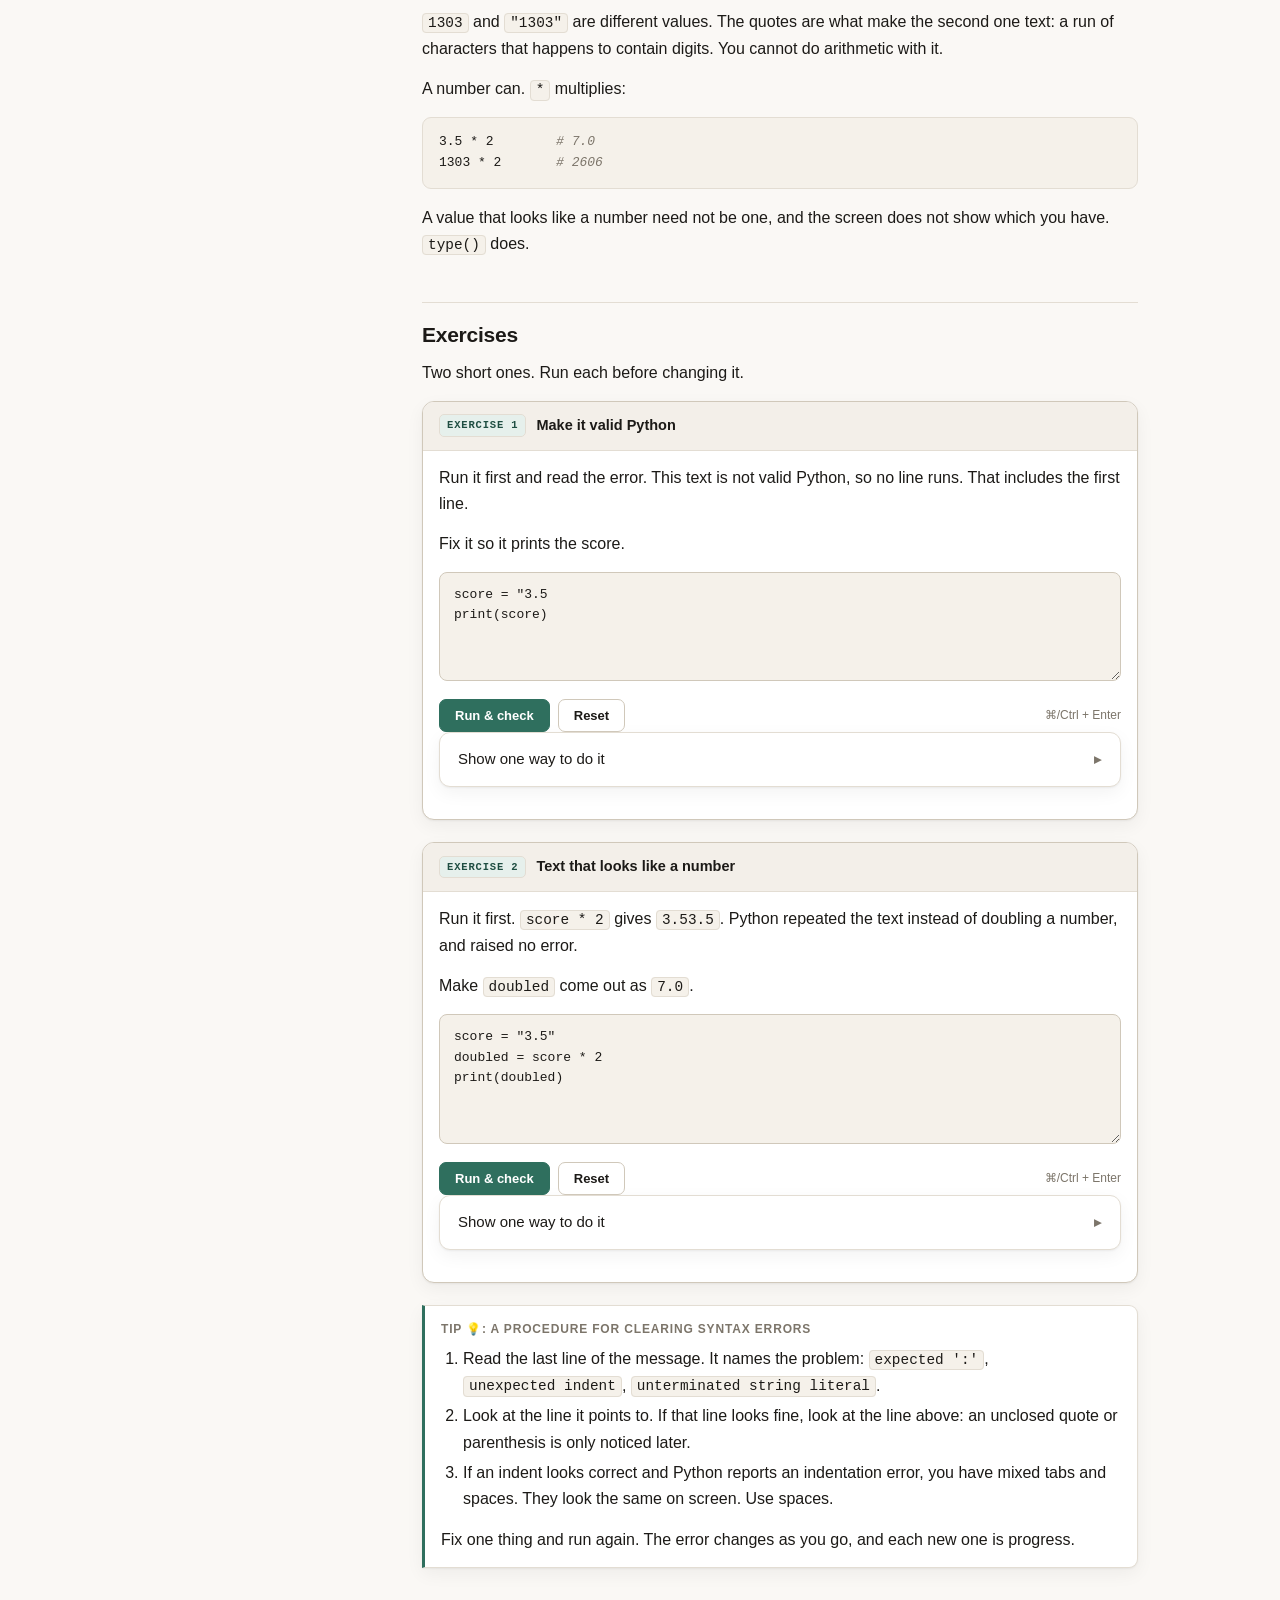
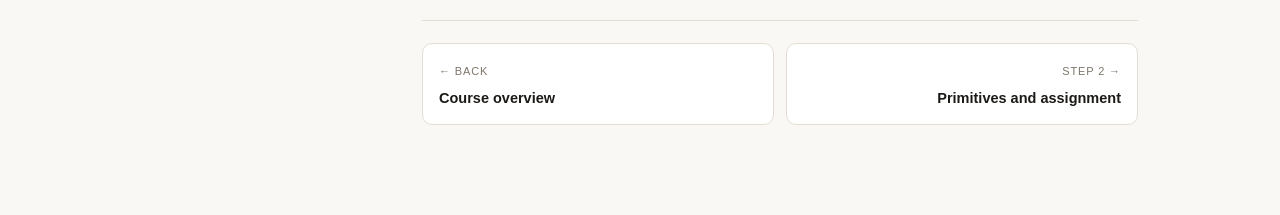
<file: steps/step-01.html>
<!doctype html>
<html lang="en">
<head>
<meta charset="utf-8">
<meta name="viewport" content="width=device-width,initial-scale=1">
<title>Step 1 — Keywords, types, and syntax</title>
<link rel="stylesheet" href="../assets/course.css?v=05c68d00">
</head>
<body>
<div class="shell">
  <div id="sidebar"></div>
  <div class="main">
    <div id="topbar"></div>
    <div class="wrap">

      <p class="eyebrow">Unit 1 — Foundations · Step 1</p>
      <h1>Keywords, types, and syntax</h1>
      <ul class="lede-points">
        <li>Python reserves 35 words.</li>
        <li>Every value has a type, and a value can look like a different type.</li>
        <li>A <code>SyntaxError</code> means nothing ran at all.</li>
      </ul>

      <h2>A very small reserved vocabulary</h2>
      <p>Python reserves 35 words. You cannot use any of them as a name, and
      that is the whole of the language's fixed vocabulary. Every other word
      you will meet is an ordinary name that happens to come pre-assigned.
      That includes <code>print</code>, <code>len</code> and
      <code>int</code>.</p>
      <p>Pick one to see what it does. The faded ones are real keywords this
      course never needs.</p>

      <div class="kwgrid" id="kwgrid"></div>
      <div class="kw-about" id="kwabout"></div>

      <h2>Syntax, statements, and expressions</h2>

      <h3>Syntax</h3>
      <p>The rules that decide whether text is Python at all.</p>
      <p>Syntax governs arrangement: which characters may follow which, where a
      colon is required, what must be indented. Python checks all of it before
      running any of it.</p>
      <p>Syntax does not decide whether a program is correct. Code that follows
      every rule can still provide an incorrect result.</p>

      <h3>Statement</h3>
      <p>One complete instruction. A program is a sequence of them, run in
      order.</p>
      <p>The one you will write most is an assignment: <code>bike = 21</code>
      binds a name to a value. It produces nothing. The effect is the point.</p>

      <h3>Expression</h3>
      <p>A piece of code that has a value.</p>
<pre>21 / 1303         <span class="c"># 0.016116653875671526</span>
1303 - 21         <span class="c"># 1282</span>
len("walkable")   <span class="c"># 8      len gives the number of characters in text</span></pre>
      <p>Expressions are what statements are built from.</p>

      <figure>
        <svg viewBox="0 0 720 200" role="img" aria-label="Two assignment statements, each with the expression inside it marked: the literal 1303, and the division bike divided by workers.">
          <rect x="14" y="34" width="430" height="48" rx="7" fill="var(--accent-wash)" stroke="var(--accent)"/>
          <rect x="118" y="45" width="44" height="26" rx="4" fill="var(--warn-wash)" stroke="var(--warn)"/>
          <text x="32" y="65" class="svg-ink mono" style="font-size:15px">workers = 1303</text>
          <text x="470" y="54" class="svg-accent" style="font-size:11px">a statement: binds the name</text>
          <text x="470" y="72" style="font-size:11px" fill="var(--warn)">an expression: a literal has a value</text>

          <rect x="14" y="98" width="430" height="48" rx="7" fill="var(--accent-wash)" stroke="var(--accent)"/>
          <rect x="100" y="109" width="134" height="26" rx="4" fill="var(--warn-wash)" stroke="var(--warn)"/>
          <text x="32" y="129" class="svg-ink mono" style="font-size:15px">share = bike / workers</text>
          <text x="470" y="118" class="svg-accent" style="font-size:11px">the same statement shape</text>
          <text x="470" y="136" style="font-size:11px" fill="var(--warn)">an expression: computed, then stored</text>

          <line x1="14" y1="164" x2="706" y2="164" class="svg-line"/>
          <text x="14" y="186" class="svg-muted" style="font-size:12px">The statement is the instruction. The expression is the value it works with.</text>
        </svg>
        <figcaption>An expression can be as small as a literal or much larger. What makes it an expression is that it has a value. What
        makes the line a statement is that it does something with it.</figcaption>
      </figure>

      <div class="note">
        <h4>Nothing is shown unless you print it</h4>
        <p><code>bike = 21</code> displays nothing. A statement has no value.
        <code>bike / workers</code> displays nothing either: the value is
        computed, then discarded. To see it, print it.</p>
<pre>print(21 / 1303)              <span class="c"># 0.016116653875671526</span>
print("walkable", 21, 1303)   <span class="c"># walkable 21 1303</span></pre>
        <p style="margin-bottom:0">Give <code>print</code> several values,
        separated by commas, and it prints them on one line with a space between
        each.</p>
      </div>

      <div id="q1"></div>

      <h2>Reading a SyntaxError</h2>
      <p>A <code>SyntaxError</code> is raised before a single line of your code
      runs. Python could not parse it. Two things about the message
      matter:</p>
      <ul>
        <li>The caret <code>^</code> points at where the parser stopped, which
        is often <em>after</em> the real mistake. An unclosed parenthesis on line 4
        reports an error on line 5.</li>
        <li>So when the flagged line looks fine, look at the line above it.</li>
      </ul>
<pre><span class="o">  File "your code", line 1
    score = "3.5
            ^
SyntaxError: unterminated string literal (detected at line 1)</span></pre>

      <h2>Type</h2>
      <p>Every value has a type: what kind of thing it is.
      <code>type()</code> reports it.</p>
<pre>type(1303)     <span class="c"># int — a whole number</span>
type(3.5)      <span class="c"># float — a number with a fractional part</span>
type("1303")   <span class="c"># str — text</span></pre>
      <p><code>1303</code> and <code>"1303"</code> are different values. The
      quotes are what make the second one text: a run of characters that
      happens to contain digits. You cannot do arithmetic with it.</p>
      <p>A number can. <code>*</code> multiplies:</p>
<pre>3.5 * 2        <span class="c"># 7.0</span>
1303 * 2       <span class="c"># 2606</span></pre>
      <p>A value that looks like a number need not be one, and the screen does
      not show which you have. <code>type()</code> does.</p>

      <h2>Exercises</h2>
      <p>Two short ones. Run each before changing it.</p>

      <div id="ex1"></div>
      <div id="ex2"></div>

      <div class="note">
        <h4>Tip 💡: a procedure for clearing syntax errors</h4>
        <ol>
          <li>Read the last line of the message. It names the problem:
          <code>expected ':'</code>, <code>unexpected indent</code>,
          <code>unterminated string literal</code>.</li>
          <li>Look at the line it points to. If that line looks fine, look at
          the line above: an unclosed quote or parenthesis is only noticed
          later.</li>
          <li>If an indent looks correct and Python reports an indentation error,
          you have mixed tabs and spaces. They look the same on screen. Use
          spaces.</li>
        </ol>
        <p style="margin-bottom:0">Fix one thing and run again. The error
        changes as you go, and each new one is progress.</p>
      </div>

      <div id="pager"></div>
    </div>
  </div>
</div>

<script src="../assets/nav.js?v=93ed378f"></script>
<script src="../assets/runner.js?v=277a066f"></script>
<script>
/* Keyword explorer. Each entry: what it does, and where this course uses it —
   `null` meaning the course never does, which is worth saying out loud. */
(function () {
  const KEYWORDS = [
    ["False", "The boolean false value.", "Step 2"],
    ["None", "No value at all, which is not the same as zero or empty.", "Step 2"],
    ["True", "The boolean true value.", "Step 2"],
    ["and", "True only when both sides are true.", "Step 4"],
    ["as", "Gives the thing on its left a name.", "Steps 12 and 13"],
    ["assert", "Stop unless a condition holds. How you check your own work.", "Steps 10 and 18"],
    ["async", "Marks code that can pause while it waits for something.", null],
    ["await", "Waits for that kind of code to finish.", null],
    ["break", "Leave the loop immediately.", "Step 6"],
    ["class", "Define a new kind of object.", "Step 15"],
    ["continue", "Skip to the next pass of the loop.", "Step 6"],
    ["def", "Define a function.", "Step 9"],
    ["del", "Remove a name, or an item from a collection.", null],
    ["elif", "Try this condition only if the ones above it failed.", "Step 4"],
    ["else", "What to do when nothing above matched.", "Step 4"],
    ["except", "Handle an error that was raised.", "Step 12"],
    ["finally", "Run this whether or not there was an error.", "Step 12"],
    ["for", "Do something once per item in a sequence.", "Step 6"],
    ["from", "Import one named thing out of a module.", "Step 14"],
    ["global", "Let a function reassign a name defined outside it.", null],
    ["if", "Do something only when a condition holds.", "Step 4"],
    ["import", "Load a module so you can use what is in it.", "Step 14"],
    ["in", "In a <code>for</code> loop, takes each item in turn. Elsewhere, tests whether an item is in a collection.", "Steps 6 and 7"],
    ["is", "Identity: tests whether two names refer to the same object. Usually seen as <code>is None</code>.", "Step 4"],
    ["lambda", "A small unnamed function, written where it is used.", null],
    ["nonlocal", "Like <code>global</code>, but for an enclosing function.", null],
    ["not", "Gives the opposite of a condition.", "Step 4"],
    ["or", "True when either side is true.", "Step 4"],
    ["pass", "Do nothing. A placeholder where the syntax requires a body.", "Step 6"],
    ["raise", "Signal an error yourself.", "Step 12"],
    ["return", "Send a value out of a function.", "Step 9"],
    ["try", "Attempt something that might fail.", "Step 12"],
    ["while", "Repeat for as long as a condition stays true.", "Step 6"],
    ["with", "Use a resource and clean it up afterwards, even on failure.", "Step 13"],
    ["yield", "Produce values one at a time instead of all at once.", null],
  ];

  const grid = document.getElementById("kwgrid");
  const about = document.getElementById("kwabout");
  if (!grid || !about) return;

  function show(word, what, where) {
    about.innerHTML =
      `<p class="word">${word}</p><p class="what">${what}</p>` +
      `<p class="where">${where ? "You meet it in: " + where
                                : "Not used anywhere in this course."}</p>`;
  }

  KEYWORDS.forEach(([word, what, where], i) => {
    const b = document.createElement("button");
    b.className = "kw" + (where ? "" : " unused");
    b.type = "button";
    b.textContent = word;
    b.setAttribute("aria-pressed", "false");
    b.addEventListener("click", () => {
      grid.querySelectorAll(".kw").forEach((o) => o.setAttribute("aria-pressed", "false"));
      b.setAttribute("aria-pressed", "true");
      show(word, what, where);
    });
    grid.appendChild(b);
  });

  // Start on something everyone already half-knows, so the panel is never empty.
  grid.querySelectorAll(".kw")[KEYWORDS.findIndex((k) => k[0] === "if")].click();
})();
</script>
<script>
COURSE.quiz("q1", {
  id: "s01-kinds", tag: "Your turn", title: "Statement or expression?",
  retry: "Not that one. Ask whether it has a value, or an effect.",
  question:
    "<p>One of these does something. The other three have a value.</p>" +
    "<pre>workers = 1303\nlen(\"walkable\")\n21 / 1303\n1303 - 21</pre>" +
    "<p>Which one is a statement?</p>",
  options: [
    { html: "<code>workers = 1303</code>", correct: true,
      why: "An assignment has no value. It binds a name, and that effect is " +
           "the whole point of writing it." },
    { html: "<code>len(\"walkable\")</code>" },
    { html: "<code>21 / 1303</code>" },
    { html: "<code>1303 - 21</code>" }
  ],
  why:
    "<p>The other three are expressions. Each of them has a value: 8, 0.0161, " +
    "and 1282. Expressions are the parts statements are built " +
    "from.</p>"
});
</script>
<script>
COURSE.exercise("ex1", {
  id: "s01-unterminated", tag: "Exercise 1", title: "Make it valid Python",
  prompt:
    "<p>Run it first and read the error. This text is not valid Python, so no " +
    "line runs. That includes the first line.</p>" +
    "<p>Fix it so it prints the score.</p>",
  starter: "score = \"3.5\nprint(score)\n",
  checks: [
    { label: "it is valid Python now",
      code: "expect_defined(globals(), 'score')" },
    { label: "it printed the score",
      code: "expect(__stdout__, '3.5\\n')" },
    { label: "the score is still text, because nothing here asked you to change that",
      code: "expect(score, '3.5')\nexpect_type(score, str)" }
  ],
  solution:
    "score = \"3.5\"\n" +
    "print(score)\n\n" +
    "# A string starts and ends with a quote. Leave off the second one and\n" +
    "# Python reads to the end of the line still waiting for it."
});

COURSE.exercise("ex2", {
  id: "s01-number", tag: "Exercise 2", title: "Text that looks like a number",
  prompt:
    "<p>Run it first. <code>score * 2</code> gives <code>3.53.5</code>. " +
    "Python repeated the text instead of doubling a number, and raised no " +
    "error.</p>" +
    "<p>Make <code>doubled</code> come out as <code>7.0</code>.</p>",
  starter: "score = \"3.5\"\ndoubled = score * 2\nprint(doubled)\n",
  checks: [
    { label: "score is a number now",
      code: "expect_type(expect_defined(globals(), 'score'), float)\nexpect_close(score, 3.5, 1e-12)" },
    { label: "doubled is 7.0, not 3.53.5",
      code: "expect_close(expect_defined(globals(), 'doubled'), 7.0, 1e-12)" },
    { label: "it is still doubling, not hard-coded",
      code: ("code_only = '\\n'.join(l.split('#')[0] for l in __source__.splitlines())\n"
           + "if '7.0' in code_only:\n"
           + "    raise CheckFailed('7.0 is written out rather than worked out')") },
    { label: "the quotes are gone",
      code: ("code_only = '\\n'.join(l.split('#')[0] for l in __source__.splitlines())\n"
           + "if '\"3.5\"' in code_only or \"'3.5'\" in code_only:\n"
           + "    raise CheckFailed('3.5 is still written as text')") },
    { label: "it printed the answer",
      code: "expect(__stdout__, '7.0\\n')" }
  ],
  solution:
    "score = 3.5\n" +
    "doubled = score * 2\n" +
    "print(doubled)\n\n" +
    "# Multiplying text by 2 repeats it. Multiplying a number by 2 doubles it.\n" +
    "# Python did exactly what was asked both times, which is why no error\n" +
    "# appeared the first time."
});
</script>
</body>
</html>
</file>
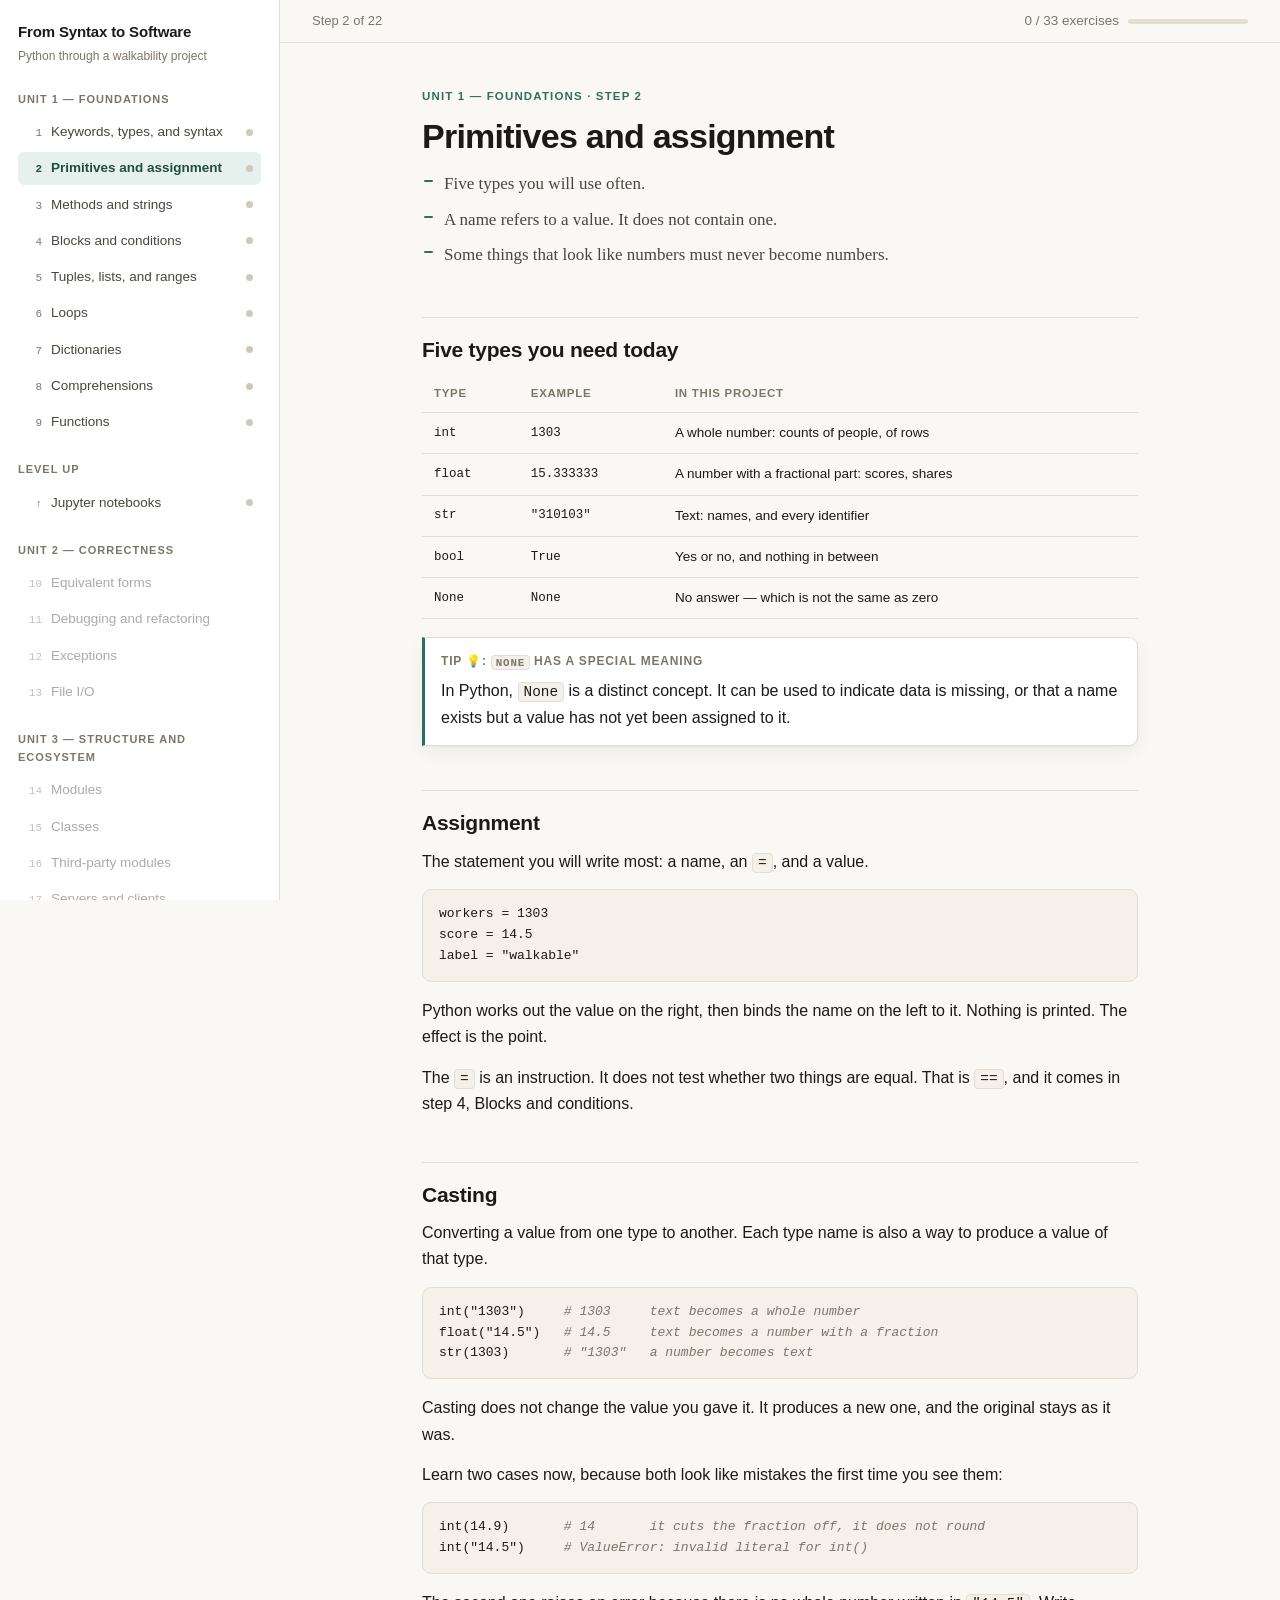
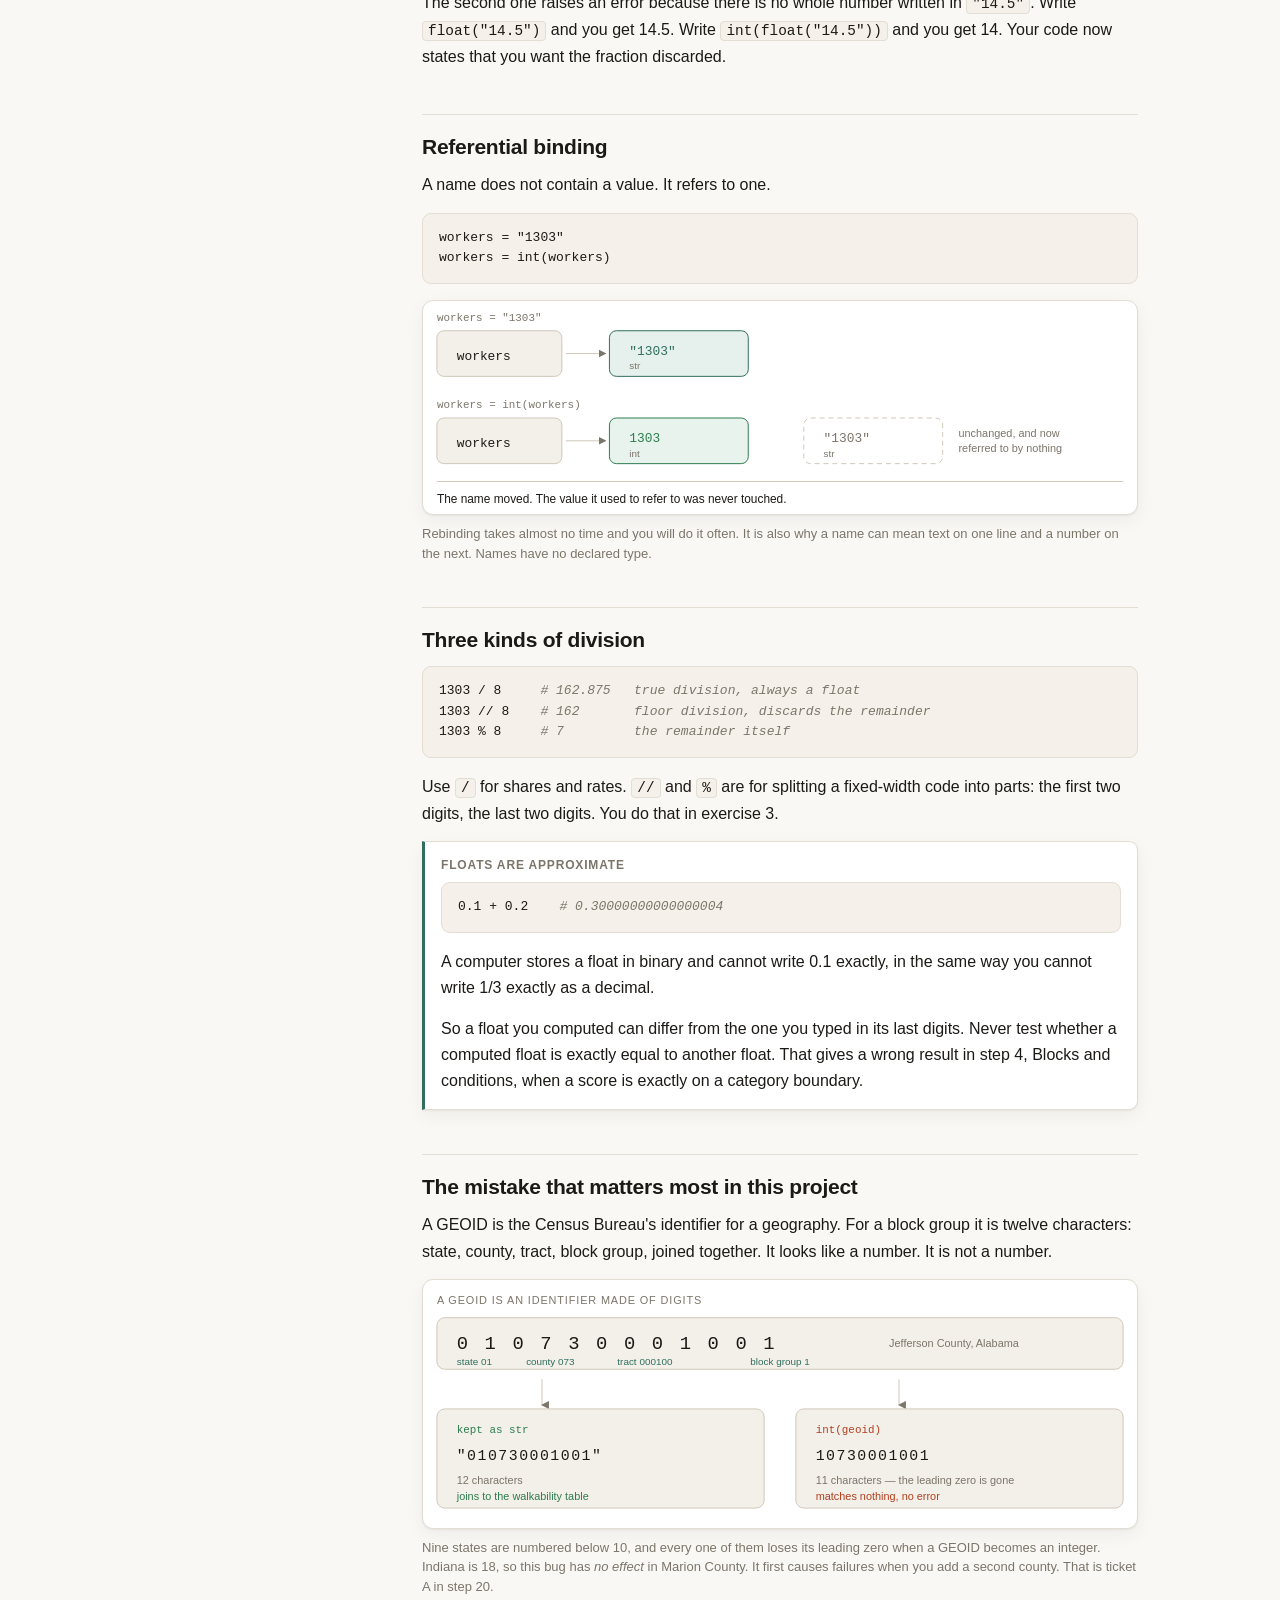
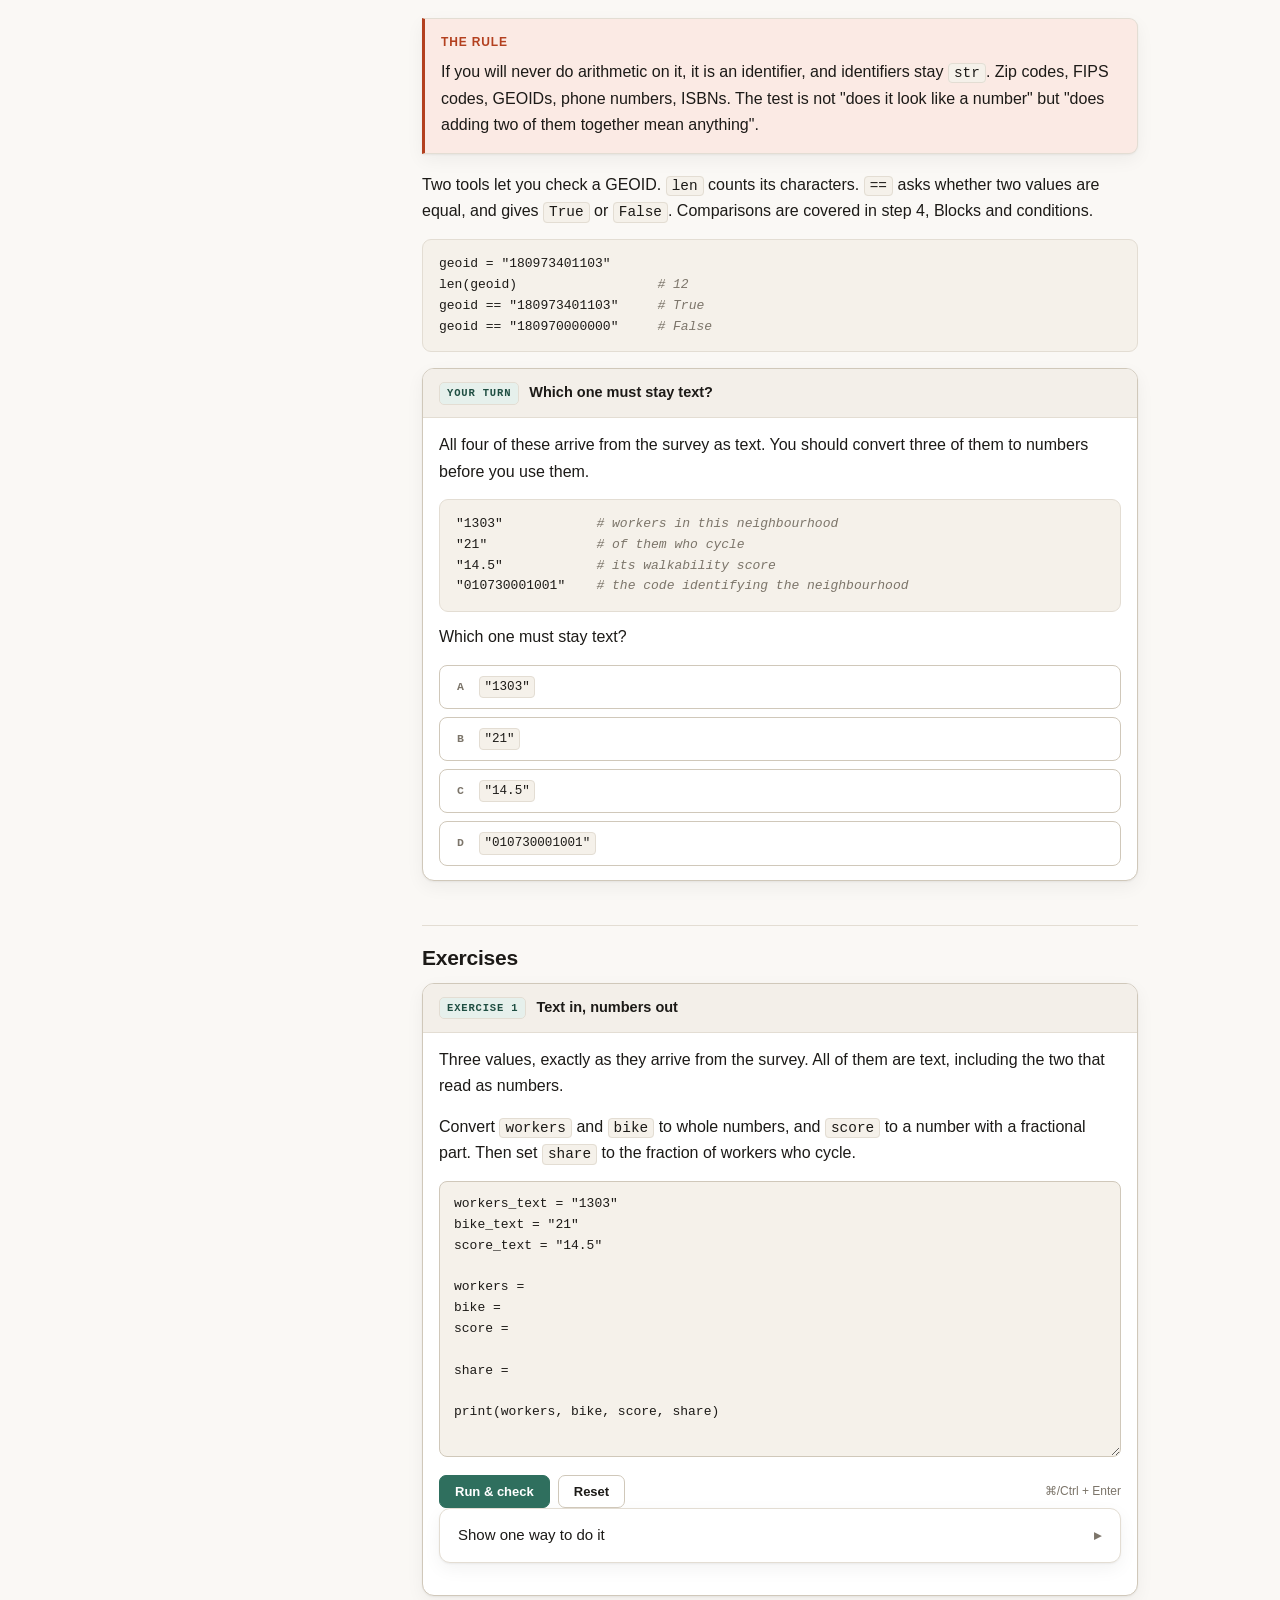
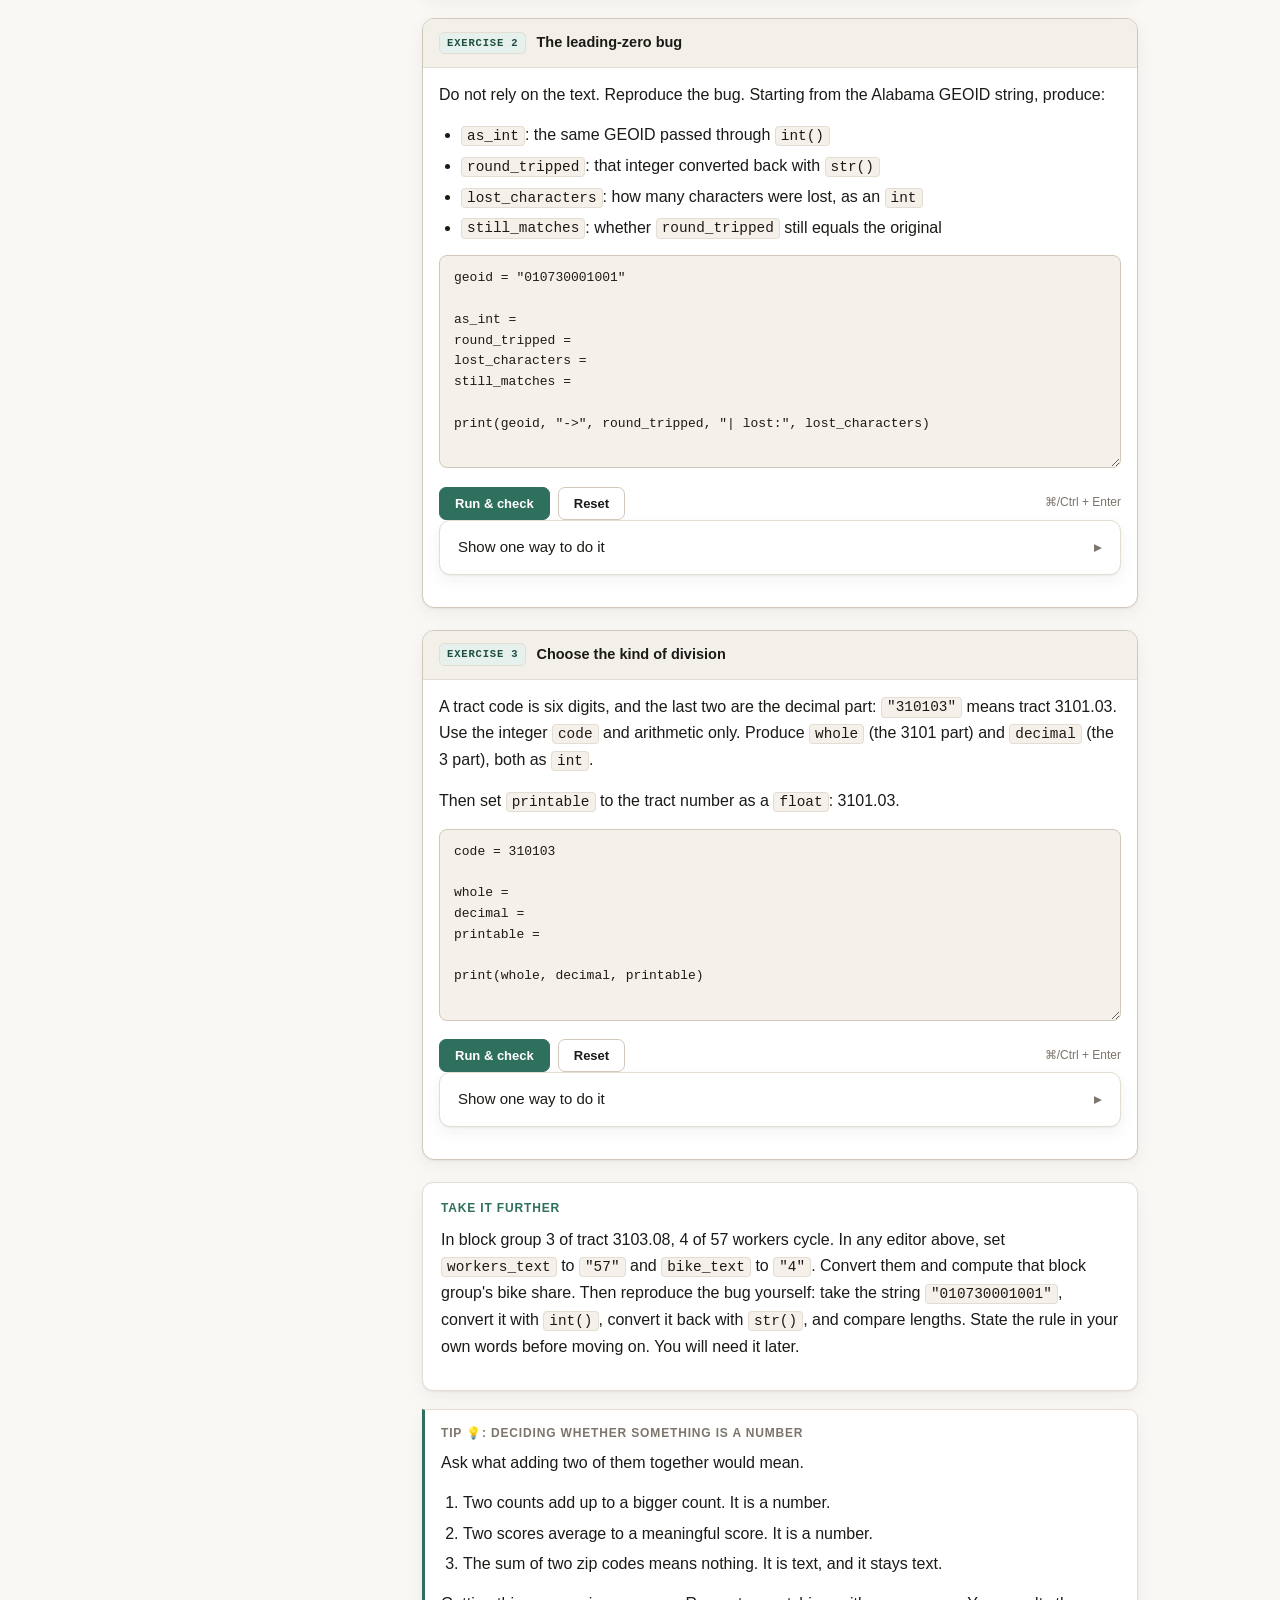
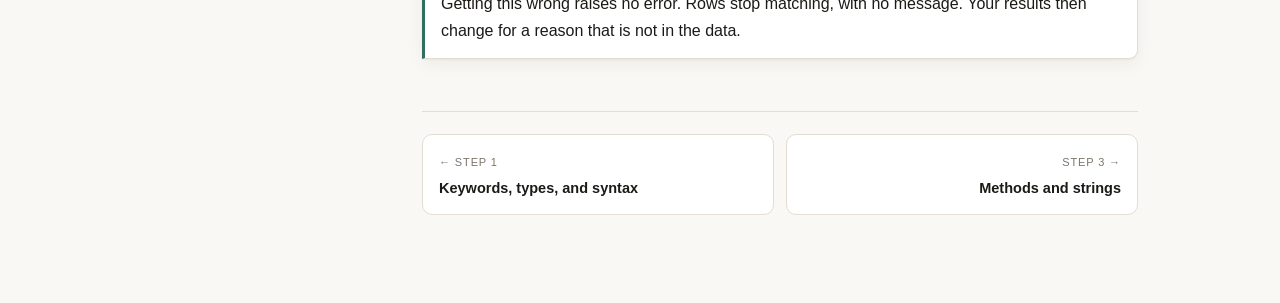
<file: steps/step-02.html>
<!doctype html>
<html lang="en">
<head>
<meta charset="utf-8">
<meta name="viewport" content="width=device-width,initial-scale=1">
<title>Step 2 — Primitives and assignment</title>
<link rel="stylesheet" href="../assets/course.css?v=05c68d00">
</head>
<body>
<div class="shell">
  <div id="sidebar"></div>
  <div class="main">
    <div id="topbar"></div>
    <div class="wrap">

      <p class="eyebrow">Unit 1 — Foundations · Step 2</p>
      <h1>Primitives and assignment</h1>
      <ul class="lede-points">
        <li>Five types you will use often.</li>
        <li>A name refers to a value. It does not contain one.</li>
        <li>Some things that look like numbers must never become numbers.</li>
      </ul>

      <h2>Five types you need today</h2>
      <div class="tablewrap">
      <table>
        <thead><tr><th>Type</th><th>Example</th><th>In this project</th></tr></thead>
        <tbody>
          <tr><td class="mono">int</td><td class="mono">1303</td><td>A whole number: counts of people, of rows</td></tr>
          <tr><td class="mono">float</td><td class="mono">15.333333</td><td>A number with a fractional part: scores, shares</td></tr>
          <tr><td class="mono">str</td><td class="mono">"310103"</td><td>Text: names, and every identifier</td></tr>
          <tr><td class="mono">bool</td><td class="mono">True</td><td>Yes or no, and nothing in between</td></tr>
          <tr><td class="mono">None</td><td class="mono">None</td><td>No answer — which is not the same as zero</td></tr>
        </tbody>
      </table>
      </div>
      <div class="note">
        <h4>Tip 💡: <code>None</code> has a special meaning</h4>
        <p style="margin-bottom:0">In Python, <code>None</code> is a distinct
        concept. It can be used to indicate data is missing, or that a name
        exists but a value has not yet been assigned to it.</p>
      </div>

      <h2>Assignment</h2>
      <p>The statement you will write most: a name, an <code>=</code>, and a
      value.</p>
<pre>workers = 1303
score = 14.5
label = "walkable"</pre>
      <p>Python works out the value on the right, then binds the name on the
      left to it. Nothing is printed. The effect is the point.</p>
      <p>The <code>=</code> is an instruction. It does not test whether two
      things are equal. That is <code>==</code>, and it comes in
      step 4, Blocks and conditions.</p>

      <h2>Casting</h2>
      <p>Converting a value from one type to another. Each type name is also a way to produce a value of that type.</p>
<pre>int("1303")     <span class="c"># 1303     text becomes a whole number</span>
float("14.5")   <span class="c"># 14.5     text becomes a number with a fraction</span>
str(1303)       <span class="c"># "1303"   a number becomes text</span></pre>
      <p>Casting does not change the value you gave it. It produces a new one, and the original stays as it was.</p>
      <p>Learn two cases now, because both look like mistakes the first time
      you see them:</p>
<pre>int(14.9)       <span class="c"># 14       it cuts the fraction off, it does not round</span>
int("14.5")     <span class="c"># ValueError: invalid literal for int()</span></pre>
      <p>The second one raises an error because there is no whole number
      written in <code>"14.5"</code>. Write <code>float("14.5")</code> and you
      get 14.5. Write <code>int(float("14.5"))</code> and you get 14. Your code
      now states that you want the fraction discarded.</p>

      <h2>Referential binding</h2>
      <p>A name does not contain a value. It refers to one.</p>
<pre>workers = "1303"
workers = int(workers)</pre>

      <figure>
        <svg viewBox="0 0 720 215" role="img" aria-label="The name workers first refers to the text 1303, then to the whole number 1303; the original text is unchanged but nothing refers to it any more.">
          <text x="14" y="20" class="svg-muted mono" style="font-size:11px">workers = "1303"</text>
          <rect class="svg-box" x="14" y="30" width="126" height="46" rx="7"/>
          <text x="34" y="59" class="svg-ink mono" style="font-size:13px">workers</text>
          <path class="svg-line" d="M144 53 h40" marker-end="url(#b1)"/>
          <rect x="188" y="30" width="140" height="46" rx="7" fill="var(--accent-wash)" stroke="var(--accent)"/>
          <text x="208" y="54" class="svg-accent mono" style="font-size:13px">"1303"</text>
          <text x="208" y="69" class="svg-muted" style="font-size:10px">str</text>
          <defs><marker id="b1" markerWidth="8" markerHeight="8" refX="7" refY="4" orient="auto">
            <path d="M0 0 L8 4 L0 8 z" class="svg-muted"/></marker></defs>

          <text x="14" y="108" class="svg-muted mono" style="font-size:11px">workers = int(workers)</text>
          <rect class="svg-box" x="14" y="118" width="126" height="46" rx="7"/>
          <text x="34" y="147" class="svg-ink mono" style="font-size:13px">workers</text>
          <path class="svg-line" d="M144 141 h40" marker-end="url(#b1)"/>
          <rect x="188" y="118" width="140" height="46" rx="7" fill="var(--ok-wash)" stroke="var(--ok)"/>
          <text x="208" y="142" class="svg-ok mono" style="font-size:13px">1303</text>
          <text x="208" y="157" class="svg-muted" style="font-size:10px">int</text>

          <rect x="384" y="118" width="140" height="46" rx="7" fill="none"
                stroke="var(--line-2)" stroke-dasharray="5 4"/>
          <text x="404" y="142" class="svg-muted mono" style="font-size:13px">"1303"</text>
          <text x="404" y="157" class="svg-muted" style="font-size:10px">str</text>
          <text x="540" y="137" class="svg-muted" style="font-size:11px">unchanged, and now</text>
          <text x="540" y="152" class="svg-muted" style="font-size:11px">referred to by nothing</text>

          <line x1="14" y1="182" x2="706" y2="182" class="svg-line"/>
          <text x="14" y="204" class="svg-ink" style="font-size:12px">The name moved. The value it used to refer to was never touched.</text>
        </svg>
        <figcaption>Rebinding takes almost no time and you will do it often. It is
        also why a name can mean text on one line and a number on the next.
        Names have no declared type.</figcaption>
      </figure>

      <h2>Three kinds of division</h2>
<pre>1303 / 8     <span class="c"># 162.875   true division, always a float</span>
1303 // 8    <span class="c"># 162       floor division, discards the remainder</span>
1303 % 8     <span class="c"># 7         the remainder itself</span></pre>
      <p>Use <code>/</code> for shares and rates. <code>//</code> and
      <code>%</code> are for splitting a fixed-width code into parts: the first two
      digits, the last two digits. You do that in exercise 3.</p>

      <div class="note">
        <h4>Floats are approximate</h4>
<pre>0.1 + 0.2    <span class="c"># 0.30000000000000004</span></pre>
        <p>A computer stores a float in binary and cannot write 0.1 exactly, in
        the same way you cannot write 1/3 exactly as a decimal.</p>
        <p style="margin-bottom:0">So a float you computed can differ from the
        one you typed in its last digits. Never test whether a computed float is
        exactly equal to another float. That gives a wrong result in step 4,
        Blocks and conditions, when a score is exactly on a category
        boundary.</p>
      </div>

      <h2>The mistake that matters most in this project</h2>
      <p>A GEOID is the Census Bureau's identifier for a geography. For a block
      group it is twelve characters: state, county, tract, block group, joined together. It looks like a number. It is not a number.</p>

      <figure>
        <svg viewBox="0 0 720 250" role="img" aria-label="Converting a GEOID to an integer drops its leading zero and makes the join fail.">
          <text x="14" y="24" class="svg-muted" style="font-size:11px; letter-spacing:.08em">A GEOID IS AN IDENTIFIER MADE OF DIGITS</text>

          <rect class="svg-box" x="14" y="38" width="692" height="52" rx="8"/>
          <text x="34" y="70" class="svg-ink mono" style="font-size:19px; letter-spacing:.14em">0 1 0 7 3 0 0 0 1 0 0 1</text>
          <text x="34" y="86" class="svg-accent" style="font-size:10px">state 01</text>
          <text x="104" y="86" class="svg-accent" style="font-size:10px">county 073</text>
          <text x="196" y="86" class="svg-accent" style="font-size:10px">tract 000100</text>
          <text x="330" y="86" class="svg-accent" style="font-size:10px">block group 1</text>
          <text x="470" y="68" class="svg-muted" style="font-size:11px">Jefferson County, Alabama</text>

          <path class="svg-line" d="M120 100 v26" marker-end="url(#a3)"/>
          <path class="svg-line" d="M480 100 v26" marker-end="url(#a3)"/>
          <defs><marker id="a3" markerWidth="8" markerHeight="8" refX="4" refY="7" orient="auto">
            <path d="M0 0 L8 0 L4 8 z" class="svg-muted"/></marker></defs>

          <rect class="svg-box" x="14" y="130" width="330" height="100" rx="8" stroke="var(--ok)"/>
          <text x="34" y="154" class="svg-ok mono" style="font-size:11px">kept as str</text>
          <text x="34" y="182" class="svg-ink mono" style="font-size:15px; letter-spacing:.1em">"010730001001"</text>
          <text x="34" y="206" class="svg-muted" style="font-size:11px">12 characters</text>
          <text x="34" y="222" class="svg-ok" style="font-size:11px">joins to the walkability table</text>

          <rect class="svg-box" x="376" y="130" width="330" height="100" rx="8" stroke="var(--bad)"/>
          <text x="396" y="154" class="svg-bad mono" style="font-size:11px">int(geoid)</text>
          <text x="396" y="182" class="svg-ink mono" style="font-size:15px; letter-spacing:.1em">10730001001</text>
          <text x="396" y="206" class="svg-muted" style="font-size:11px">11 characters — the leading zero is gone</text>
          <text x="396" y="222" class="svg-bad" style="font-size:11px">matches nothing, no error</text>
        </svg>
        <figcaption>Nine states are numbered below 10, and every one of them
        loses its leading zero when a GEOID becomes an integer. Indiana
        is 18, so this bug has <em>no effect</em> in Marion County. It first
        causes failures when you add a second county. That is ticket A in step 20.</figcaption>
      </figure>

      <div class="note trap">
        <h4>The rule</h4>
        <p>If you will never do arithmetic on it, it is an identifier, and
        identifiers stay <code>str</code>. Zip codes, FIPS codes, GEOIDs, phone
        numbers, ISBNs. The test is not "does it look like a number" but "does
        adding two of them together mean anything".</p>
      </div>

      <p>Two tools let you check a GEOID. <code>len</code> counts its
      characters. <code>==</code> asks whether two values are equal, and gives
      <code>True</code> or <code>False</code>. Comparisons are covered in
      step 4, Blocks and conditions.</p>
<pre>geoid = "180973401103"
len(geoid)                  <span class="c"># 12</span>
geoid == "180973401103"     <span class="c"># True</span>
geoid == "180970000000"     <span class="c"># False</span></pre>

      <div id="q1"></div>

      <h2>Exercises</h2>
      <div id="ex1"></div>
      <div id="ex2"></div>
      <div id="ex3"></div>

      <div class="project">
        <h4>Take it further</h4>
        <p>In block group 3 of tract 3103.08, 4 of 57 workers cycle. In any
        editor above, set <code>workers_text</code> to <code>"57"</code> and
        <code>bike_text</code> to <code>"4"</code>. Convert them and compute
        that block group's bike share. Then reproduce the bug yourself: take the string <code>"010730001001"</code>, convert
        it with <code>int()</code>, convert it back with <code>str()</code>,
        and compare lengths. State the rule in your own words before moving on. You will need it
        later.</p>
      </div>

      <div class="note">
        <h4>Tip 💡: deciding whether something is a number</h4>
        <p>Ask what adding two of them together would mean.</p>
        <ol>
          <li>Two counts add up to a bigger count. It is a number.</li>
          <li>Two scores average to a meaningful score. It is a number.</li>
          <li>The sum of two zip codes means nothing. It is text, and it stays
          text.</li>
        </ol>
        <p style="margin-bottom:0">Getting this wrong raises no error. Rows
        stop matching, with no message. Your results then change for a reason
        that is not in the data.</p>
      </div>

      <div id="pager"></div>
    </div>
  </div>
</div>

<script src="../assets/nav.js?v=93ed378f"></script>
<script src="../assets/runner.js?v=277a066f"></script>
<script>
COURSE.quiz("q1", {
  id: "s02-identifier", tag: "Your turn", title: "Which one must stay text?",
  retry: "Not that one. Ask what adding two of them together would mean.",
  question:
    "<p>All four of these arrive from the survey as text. You should convert " +
    "three of them to numbers before you use them.</p>" +
    "<pre>\"1303\"            <span class='c'># workers in this neighbourhood</span>\n" +
    "\"21\"              <span class='c'># of them who cycle</span>\n" +
    "\"14.5\"            <span class='c'># its walkability score</span>\n" +
    "\"010730001001\"    <span class='c'># the code identifying the neighbourhood</span></pre>" +
    "<p>Which one must stay text?</p>",
  options: [
    { html: "<code>\"1303\"</code>" },
    { html: "<code>\"21\"</code>" },
    { html: "<code>\"14.5\"</code>" },
    { html: "<code>\"010730001001\"</code>", correct: true,
      why: "Nothing is ever computed from it. It only has to match the same " +
           "code in another table. And <code>int()</code> would remove the leading " +
           "zero, so it would no longer match anything." }
  ],
  why:
    "<p>The other three are quantities: add them, average them, divide one by " +
    "another, and the answer means something. The code is a label that happens " +
    "to be made of digits.</p>"
});
</script>
<script src="../assets/sample.js?v=3b94601e"></script>
<script>
COURSE.exercise("ex1", {
  id: "s02-convert", tag: "Exercise 1", title: "Text in, numbers out",
  prompt:
    "<p>Three values, exactly as they arrive from the survey. All of them are " +
    "text, including the two that read as numbers.</p>" +
    "<p>Convert <code>workers</code> and <code>bike</code> to whole numbers, " +
    "and <code>score</code> to a number with a fractional part. Then set " +
    "<code>share</code> to the fraction of workers who cycle.</p>",
  starter:
    "workers_text = \"1303\"\n" +
    "bike_text = \"21\"\n" +
    "score_text = \"14.5\"\n" + "\n" +
    "workers = \nbike = \nscore = \n\n" +
    "share = \n\n" +
    "print(workers, bike, score, share)",
  checks: [
    { label: "workers is a whole number",
      code: "expect(expect_defined(globals(), 'workers'), 1303)" },
    { label: "bike is a whole number",
      code: "expect(expect_defined(globals(), 'bike'), 21)" },
    { label: "score kept its fractional part",
      code: "expect_type(expect_defined(globals(), 'score'), float)\nexpect_close(score, 14.5, 1e-12)" },
    { label: "share is bike divided by workers",
      code: "expect_close(expect_defined(globals(), 'share'), 21 / 1303, 1e-12)" },
    { label: "share is a float, because '/' never gives a whole number",
      code: "expect_type(share, float)" }
  ],
  solution:
    "workers_text = \"1303\"\n" +
    "bike_text = \"21\"\n" +
    "score_text = \"14.5\"\n" + "\n" +
    "workers = int(workers_text)\n" +
    "bike = int(bike_text)\n" +
    "score = float(score_text)\n\n" +
    "share = bike / workers\n\n" +
    "print(workers, bike, score, share)\n" +
    "# int() for a count, float() for anything with a decimal point.\n" +
    "# int(\"14.5\") does not round. It raises ValueError."
});

COURSE.exercise("ex2", {
  id: "s02-geoid", tag: "Exercise 2", title: "The leading-zero bug",
  prompt:
    "<p>Do not rely on the text. Reproduce the bug. Starting from the " +
    "Alabama GEOID string, produce:</p><ul>" +
    "<li><code>as_int</code>: the same GEOID passed through <code>int()</code></li>" +
    "<li><code>round_tripped</code>: that integer converted back with <code>str()</code></li>" +
    "<li><code>lost_characters</code>: how many characters were lost, as an <code>int</code></li>" +
    "<li><code>still_matches</code>: whether <code>round_tripped</code> still equals the original</li>" +
    "</ul>",
  setup: SAMPLE,
  starter:
    "geoid = \"010730001001\"\n\n" +
    "as_int = \nround_tripped = \nlost_characters = \nstill_matches = \n\n" +
    "print(geoid, \"->\", round_tripped, \"| lost:\", lost_characters)",
  checks: [
    { label: "as_int is the integer conversion",
      code: "expect(expect_defined(globals(), 'as_int'), 10730001001)" },
    { label: "round_tripped is that integer back as text",
      code: "expect(expect_defined(globals(), 'round_tripped'), '10730001001')" },
    { label: "lost_characters is the number of characters lost",
      code: "expect(expect_defined(globals(), 'lost_characters'), 1)" },
    { label: "still_matches records that the join would now fail",
      code: "expect(expect_defined(globals(), 'still_matches'), False)" },
    { label: "the original is still the same string",
      code: "expect(geoid, '010730001001'); expect_type(geoid, str)" }
  ],
  solution:
    "geoid = \"010730001001\"\n\n" +
    "as_int = int(geoid)\n" +
    "round_tripped = str(as_int)\n" +
    "lost_characters = len(geoid) - len(round_tripped)\n" +
    "still_matches = round_tripped == geoid\n\n" +
    "print(geoid, \"->\", round_tripped, \"| lost:\", lost_characters)\n" +
    "# One character. No exception, no warning. Every Alabama row stops\n" +
    "# joining. That is the bug report you work on in step 20."
});

COURSE.exercise("ex3", {
  id: "s02-division", tag: "Exercise 3", title: "Choose the kind of division",
  prompt:
    "<p>A tract code is six digits, and the last two are the decimal part: " +
    "<code>\"310103\"</code> means tract 3101.03. Use the integer " +
    "<code>code</code> and arithmetic only. " +
    "Produce <code>whole</code> (the 3101 part) and <code>decimal</code> (the " +
    "3 part), both as <code>int</code>.</p>" +
    "<p>Then set <code>printable</code> to the tract number as a " +
    "<code>float</code>: 3101.03.</p>",
  setup: SAMPLE,
  starter:
    "code = 310103\n\n" +
    "whole = \ndecimal = \nprintable = \n\n" +
    "print(whole, decimal, printable)",
  checks: [
    { label: "whole is the part before the decimal point",
      code: "expect(expect_defined(globals(), 'whole'), 3101)" },
    { label: "decimal is the two-digit remainder",
      code: "expect(expect_defined(globals(), 'decimal'), 3)" },
    { label: "printable is a float",
      code: "expect_type(expect_defined(globals(), 'printable'), float)" },
    { label: "printable reads as the tract number",
      code: "expect_close(printable, 3101.03, 1e-9)" },
    { label: "it works for a tract with no decimal part too",
      code: "expect(330600 // 100, 3306); expect(330600 % 100, 0)" }
  ],
  solution:
    "code = 310103\n\n" +
    "whole = code // 100      # floor division discards the remainder\n" +
    "decimal = code % 100     # the remainder is what it threw away\n" +
    "printable = code / 100   # true division keeps both, as a float\n\n" +
    "print(whole, decimal, printable)"
});
</script>
</body>
</html>
</file>
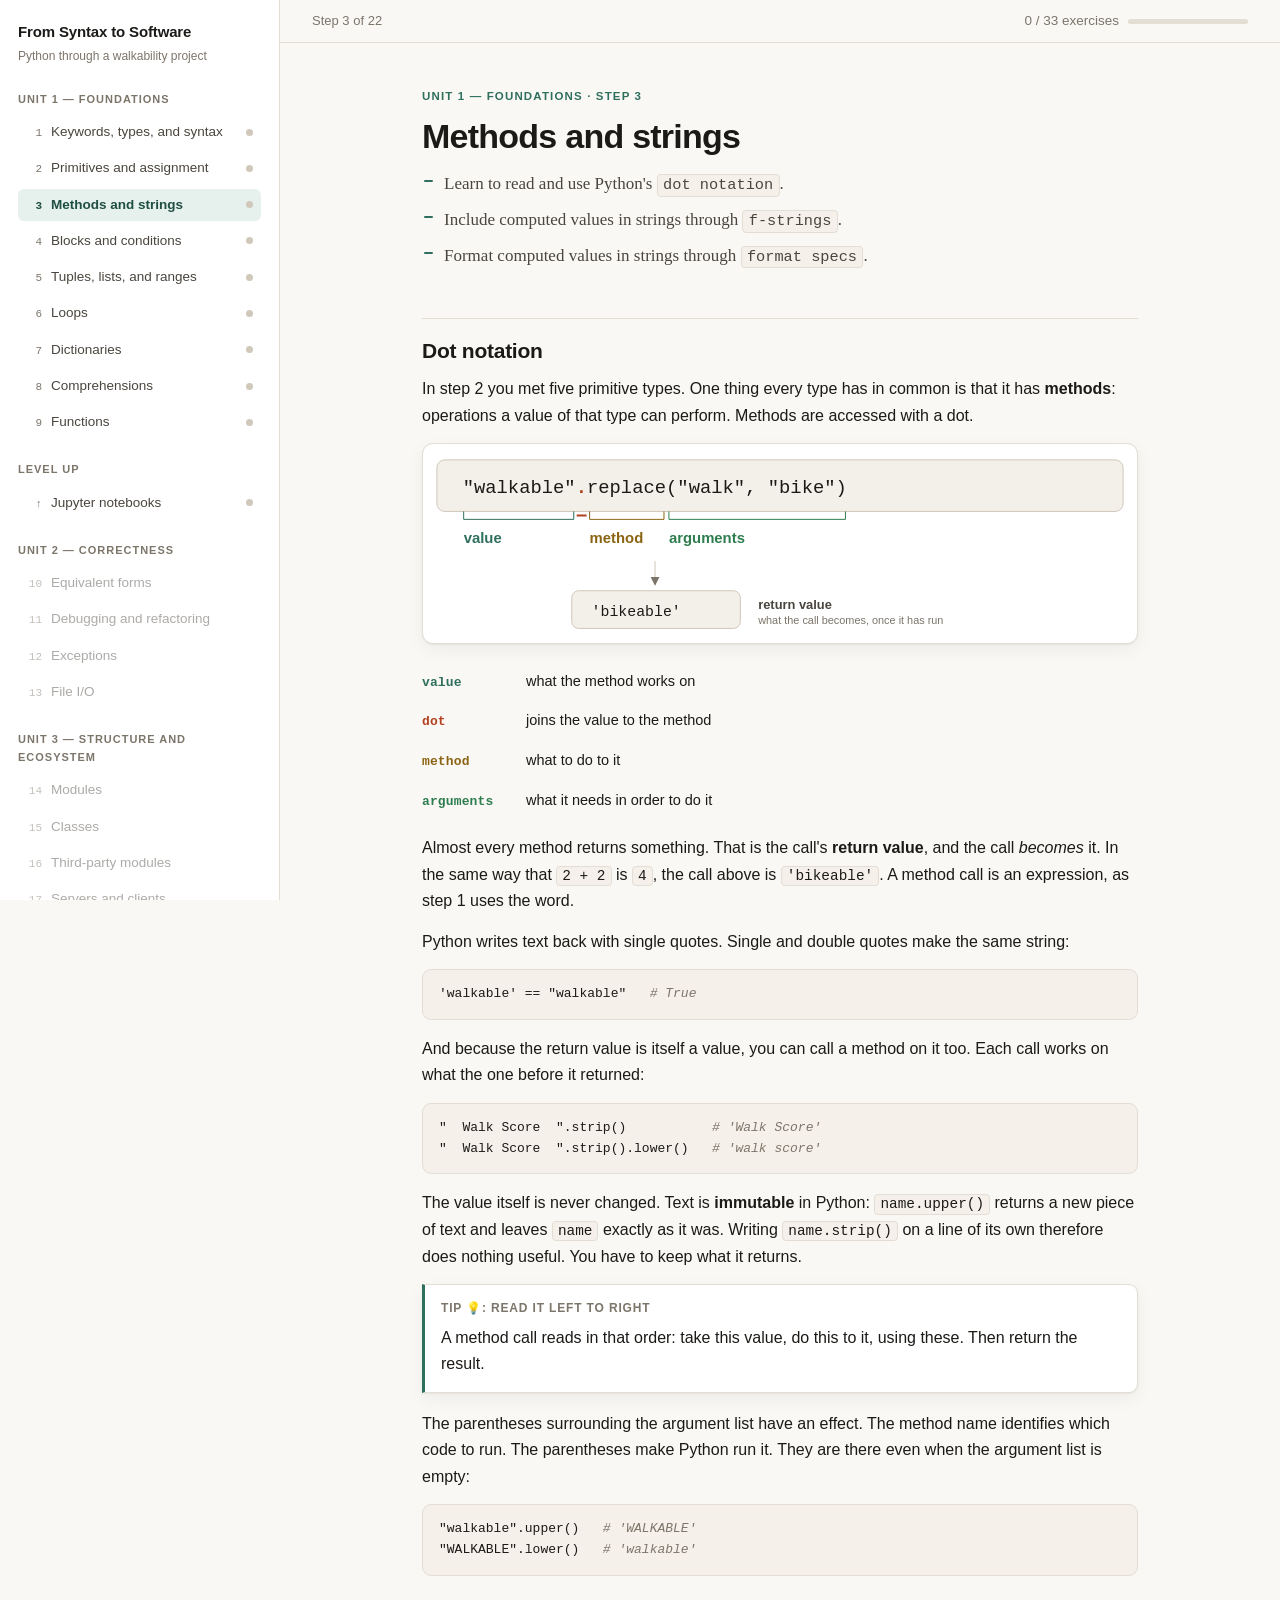
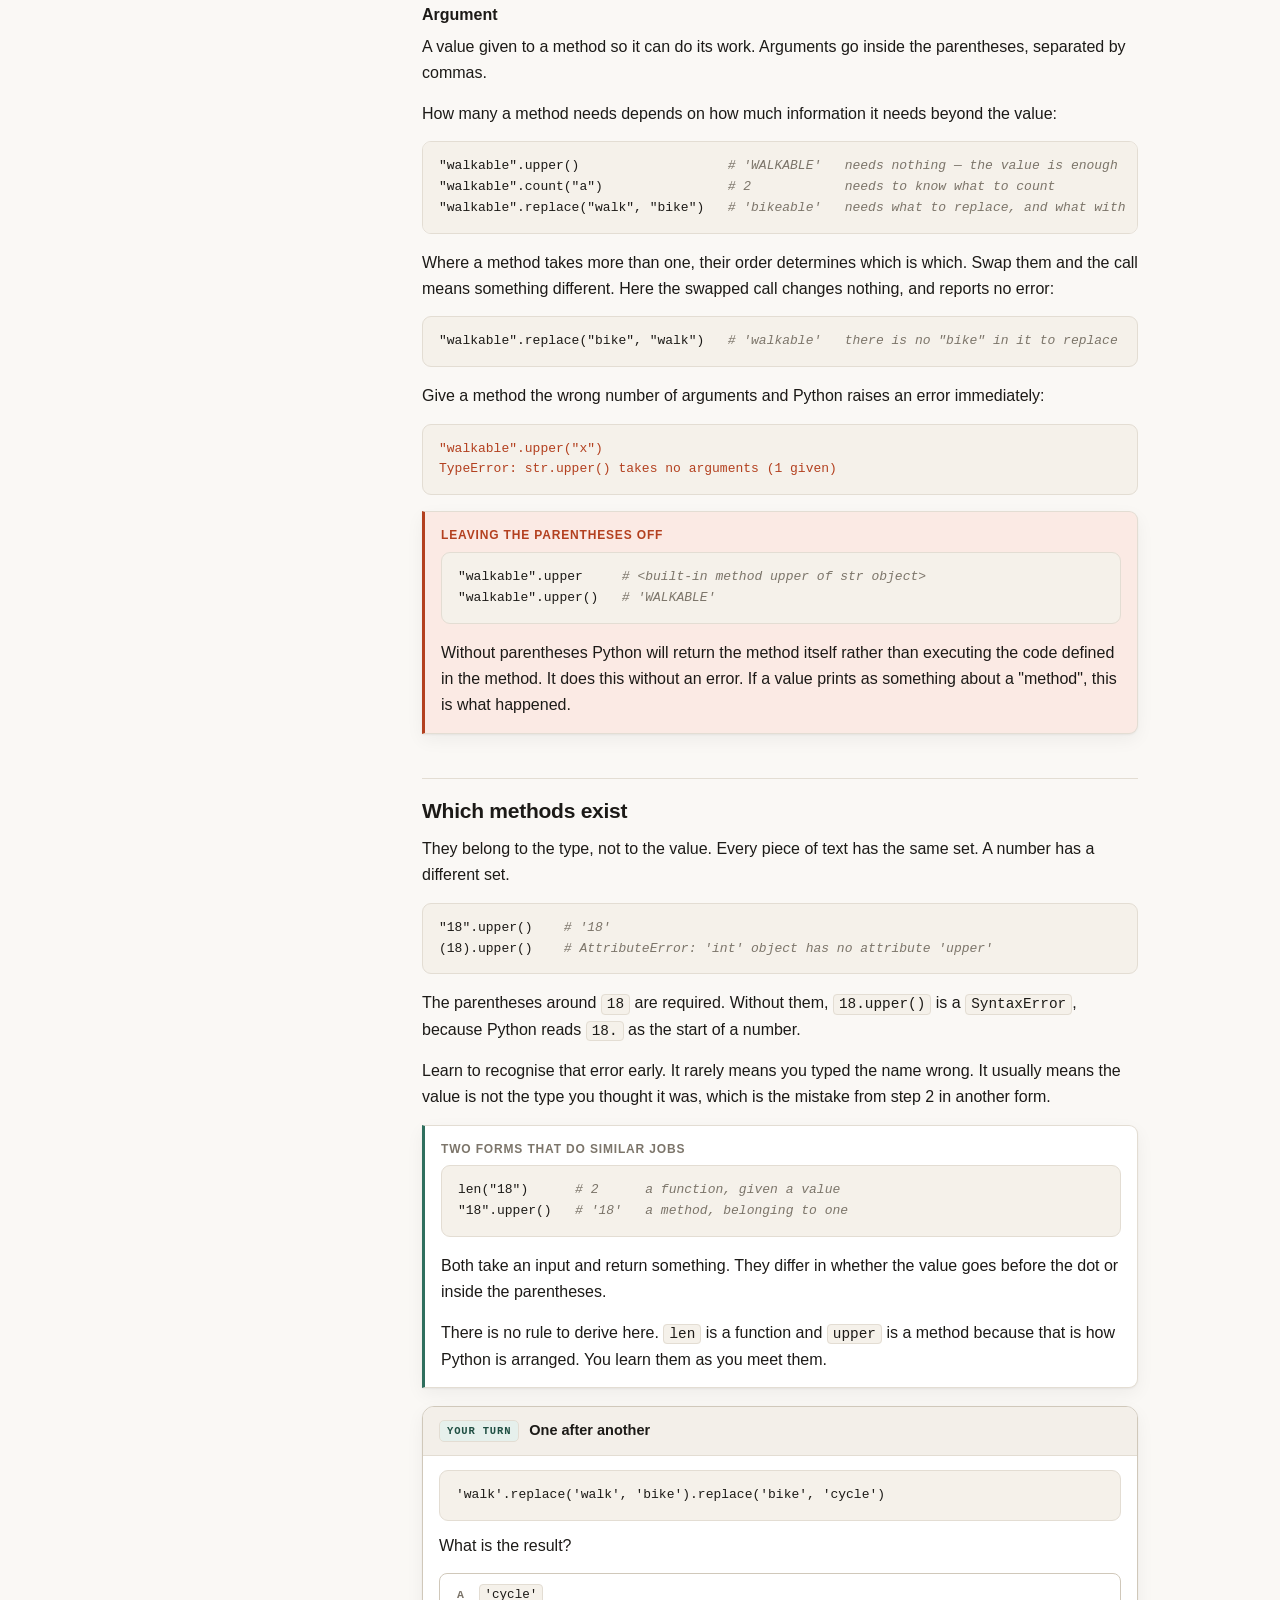
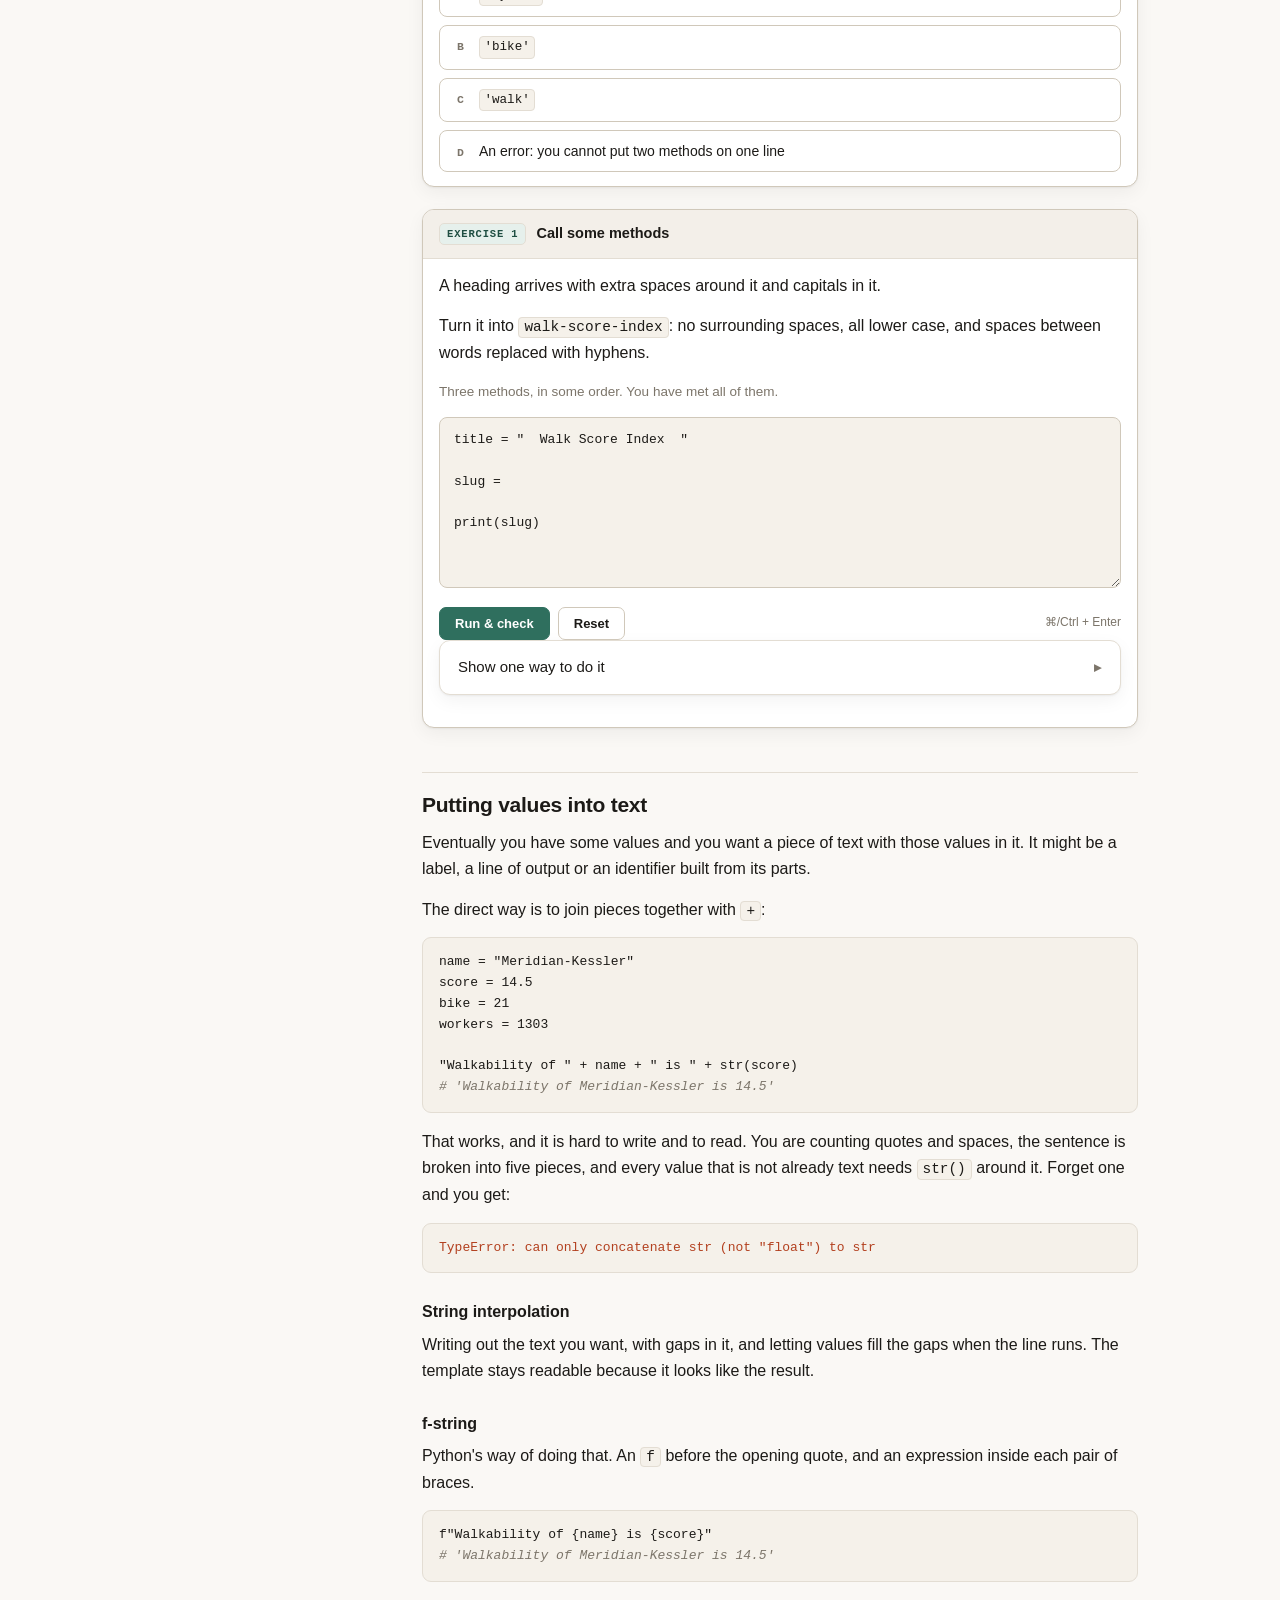
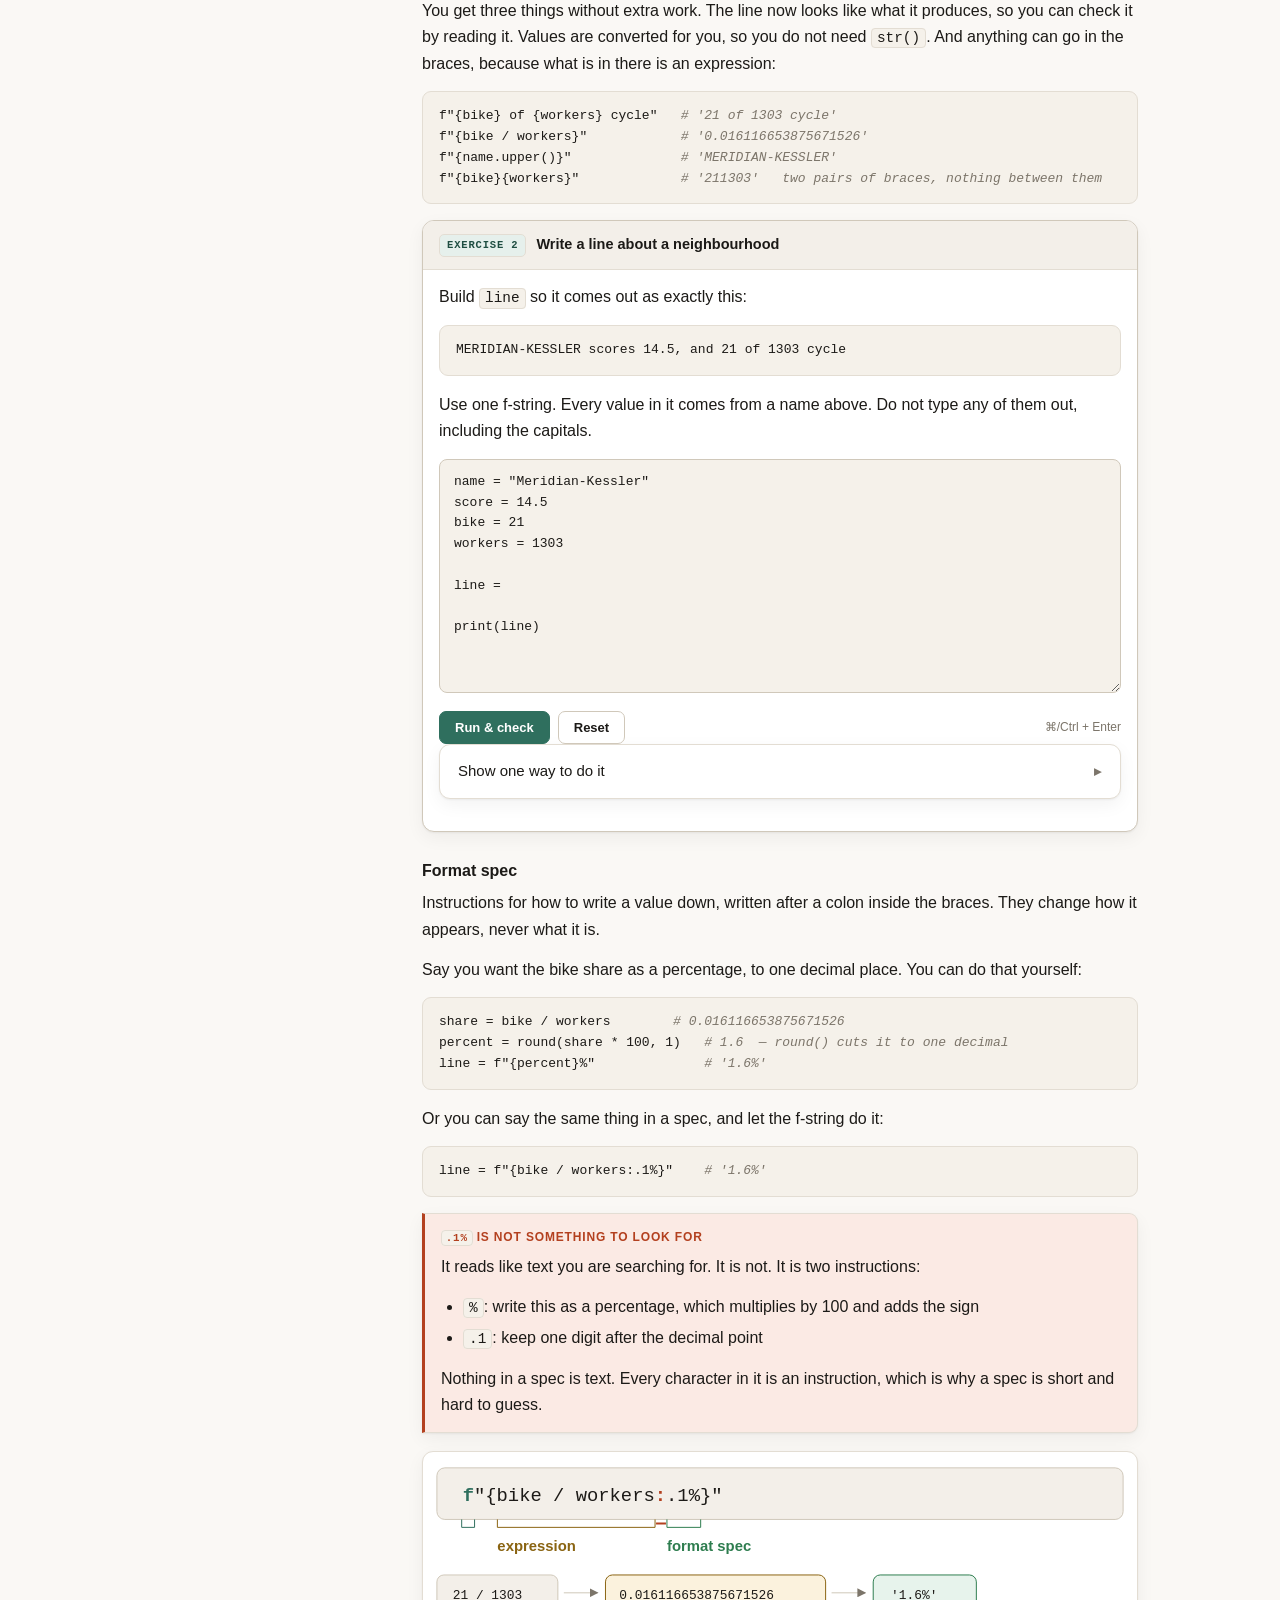
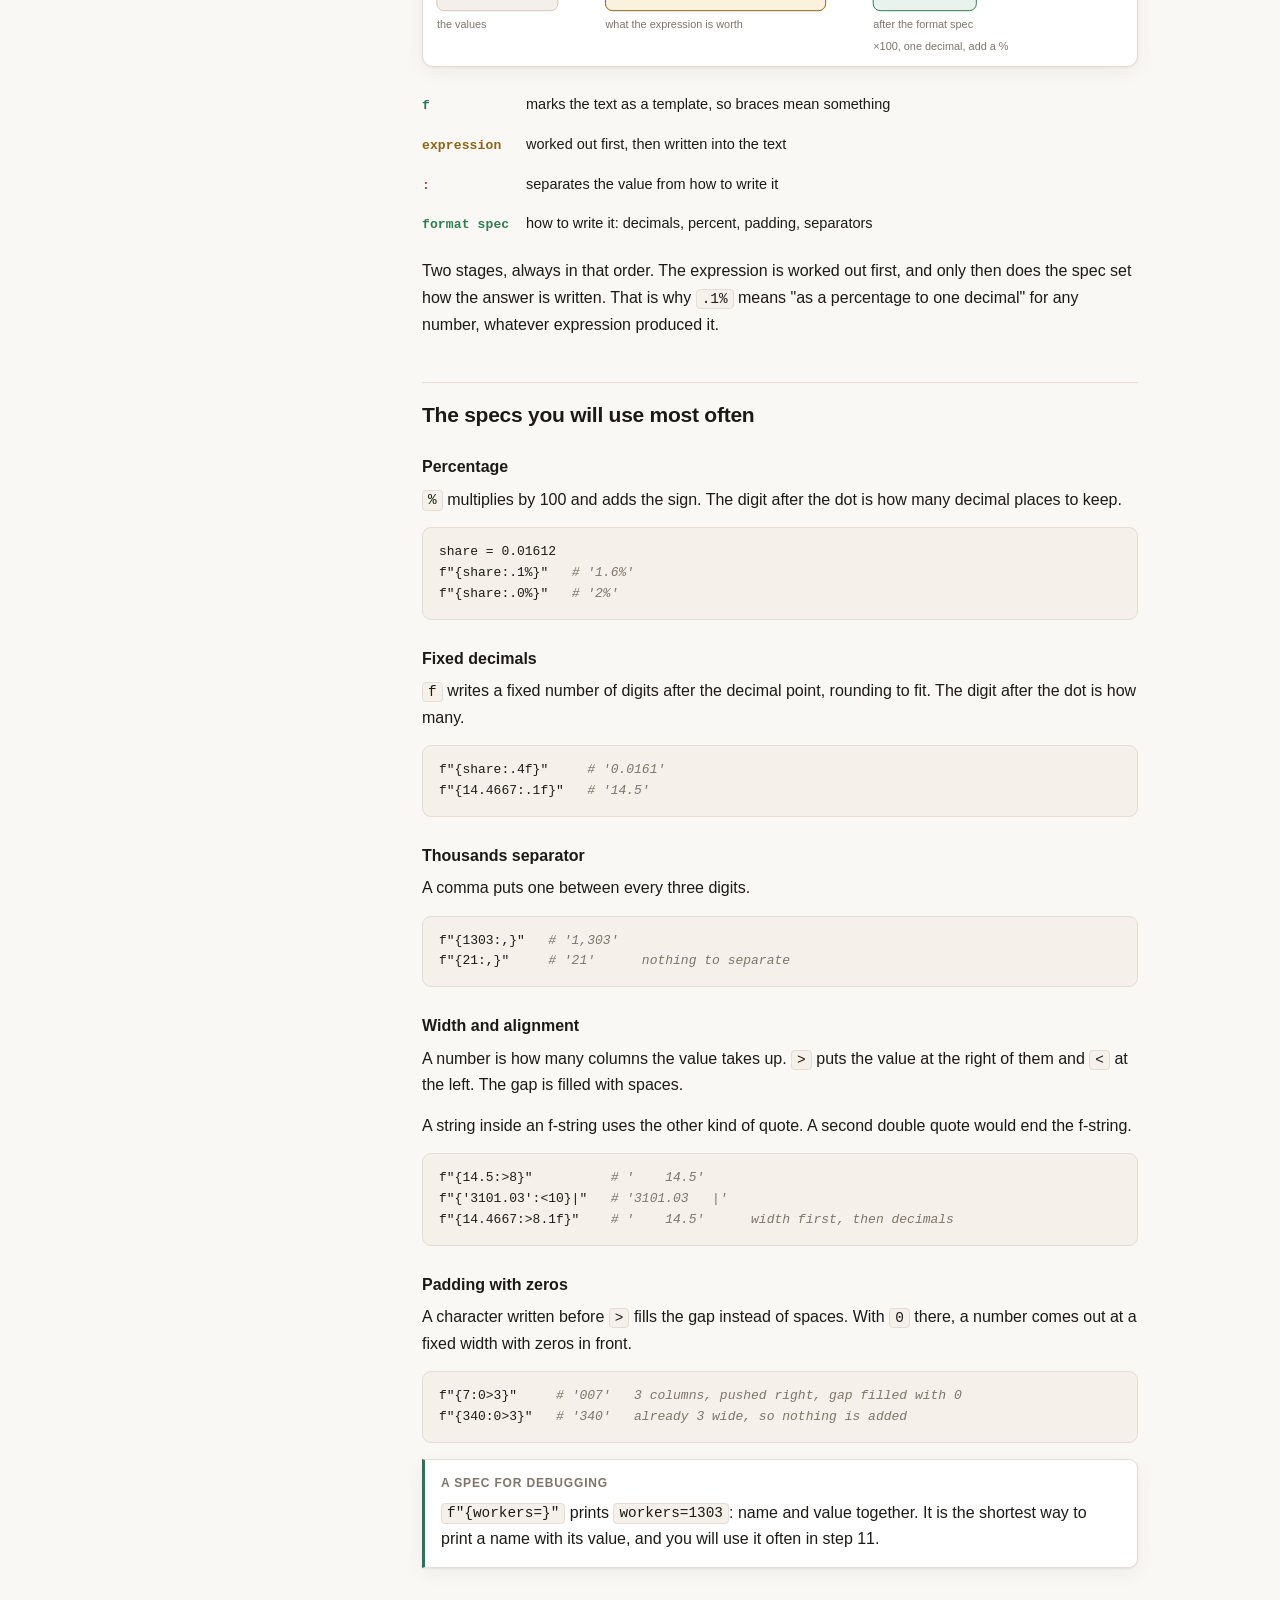
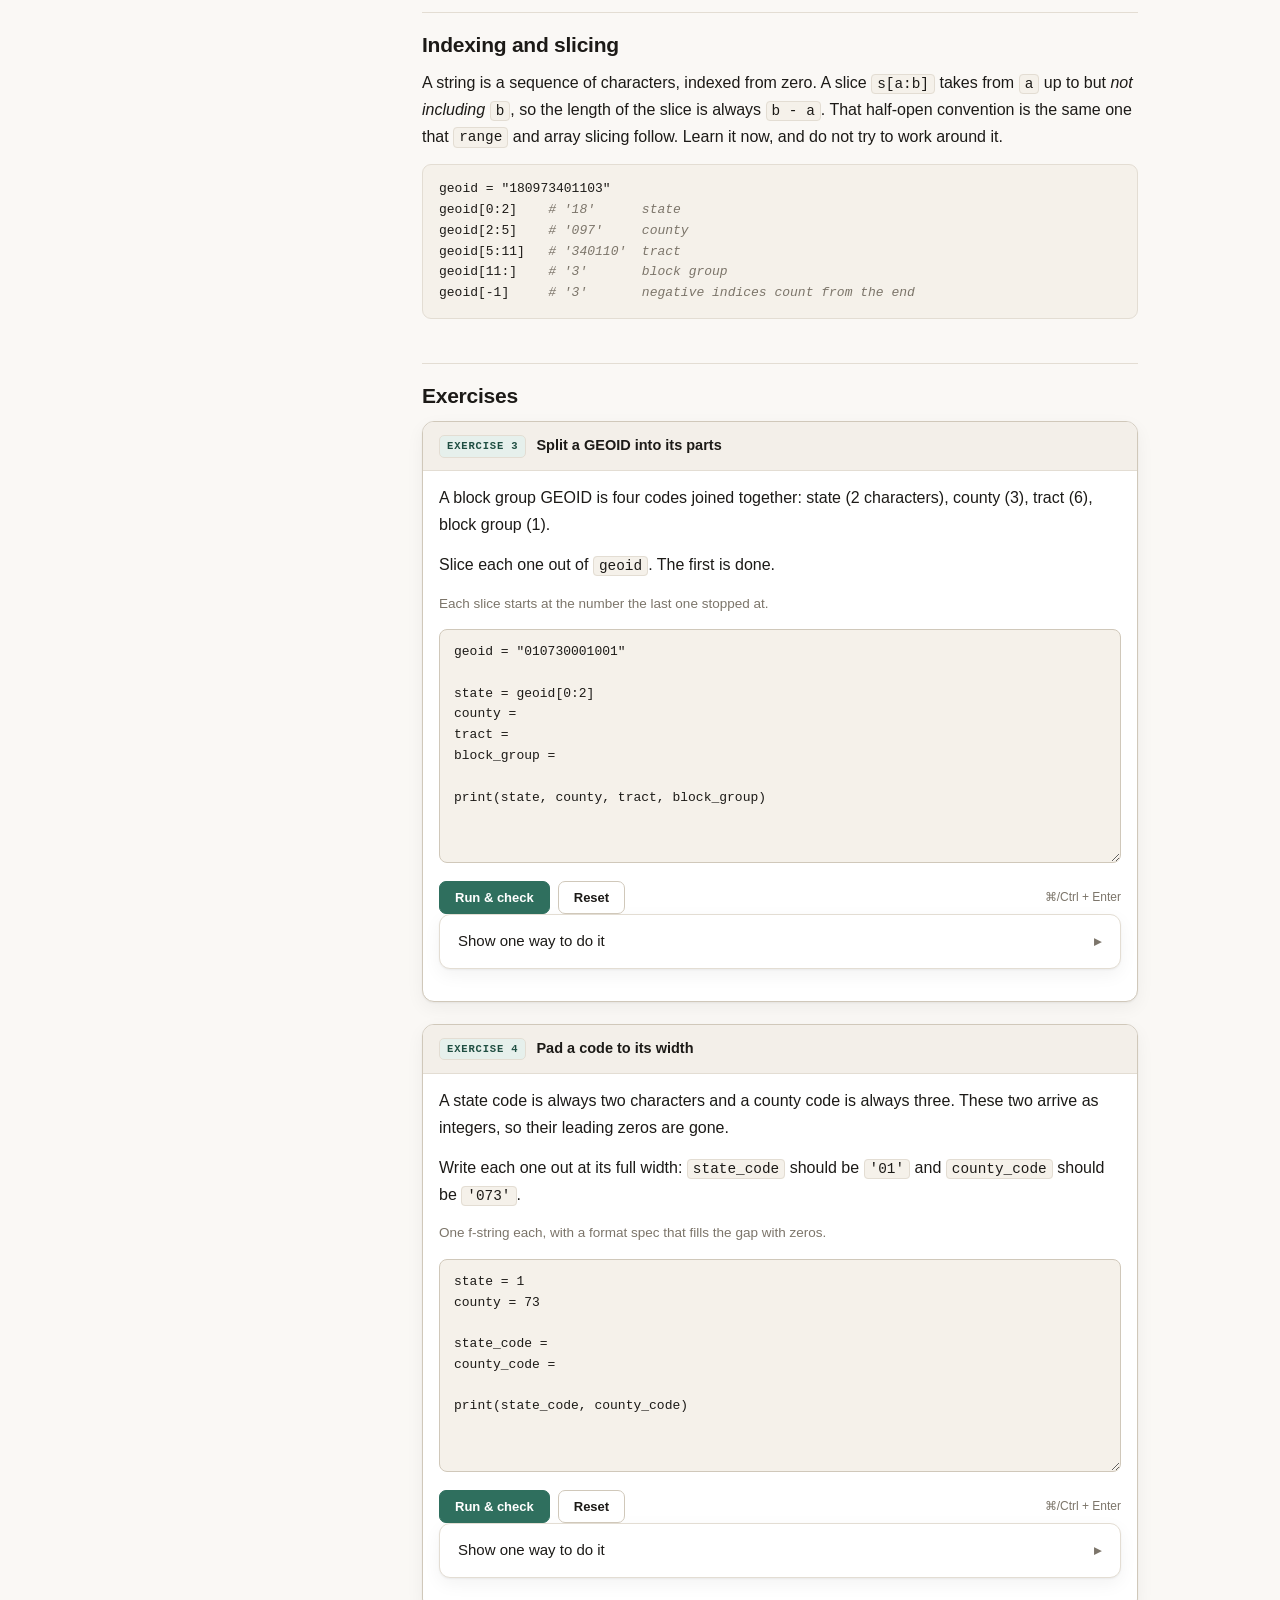
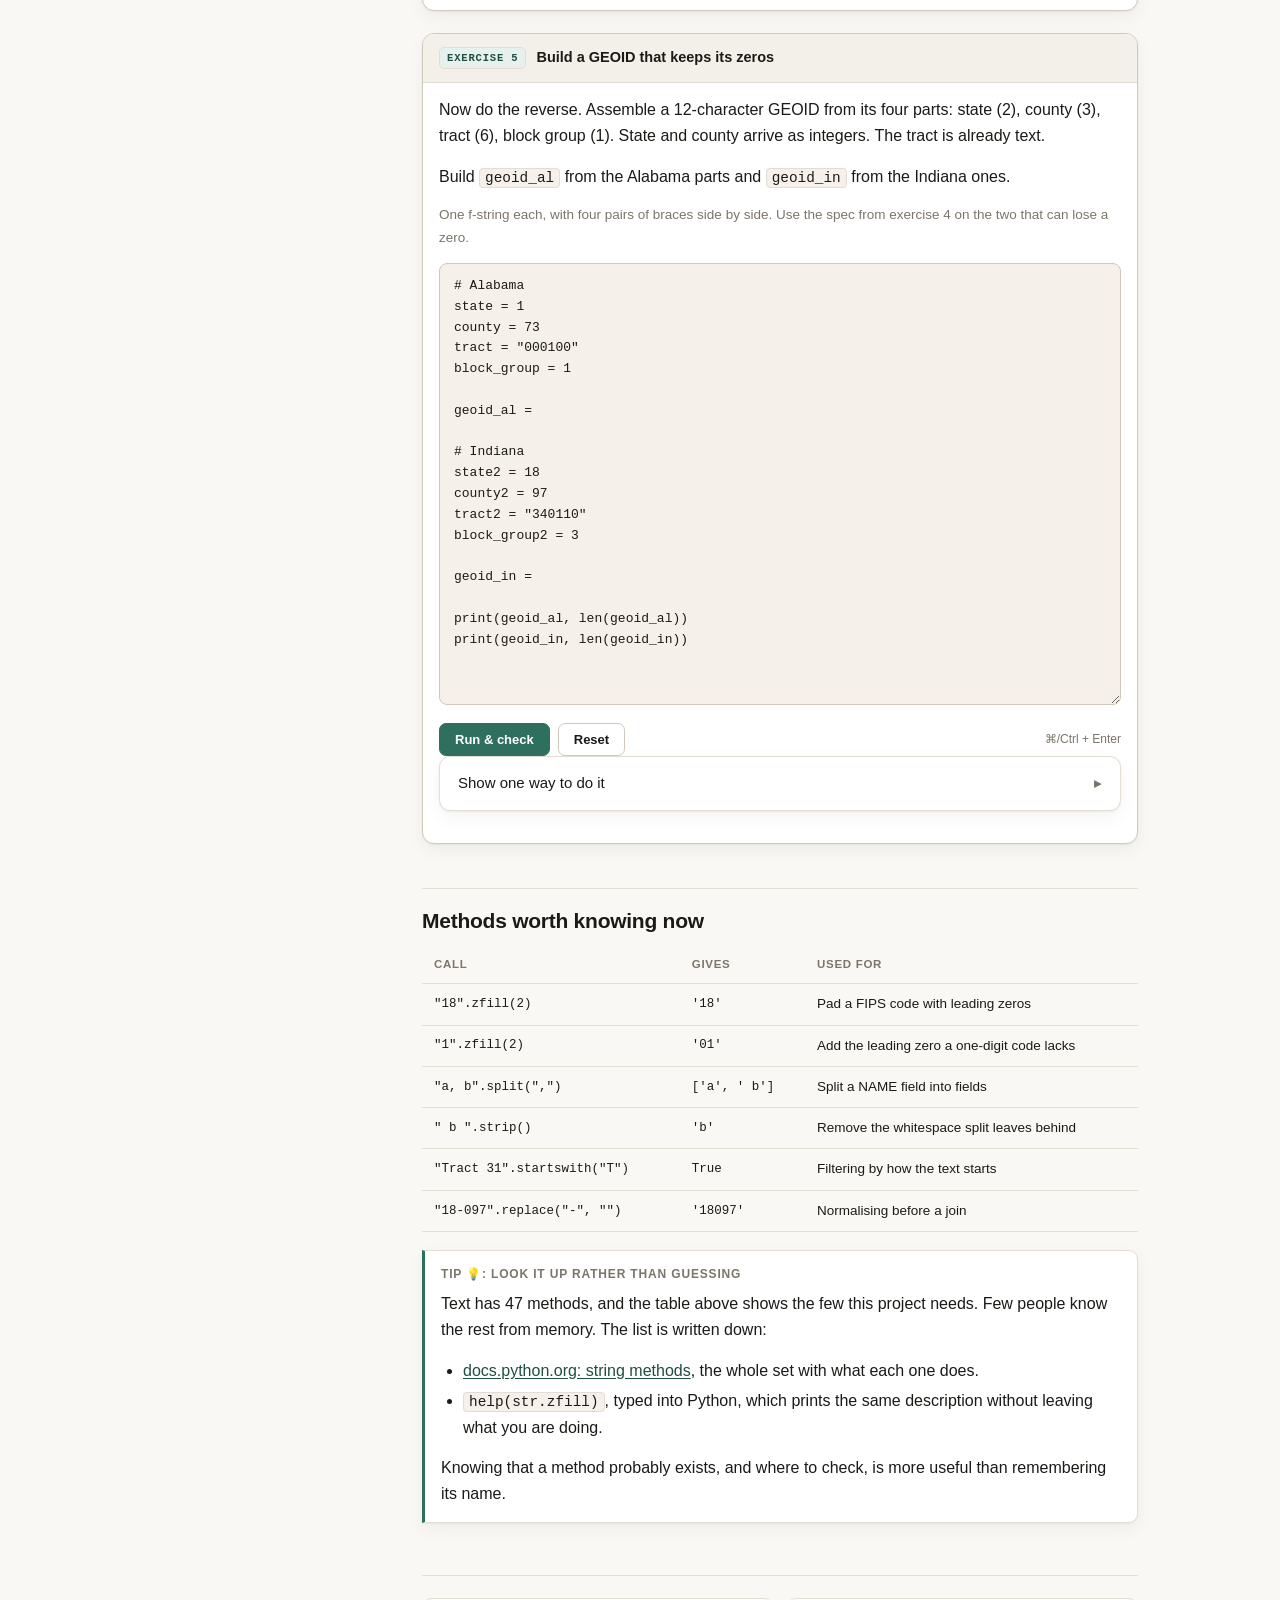
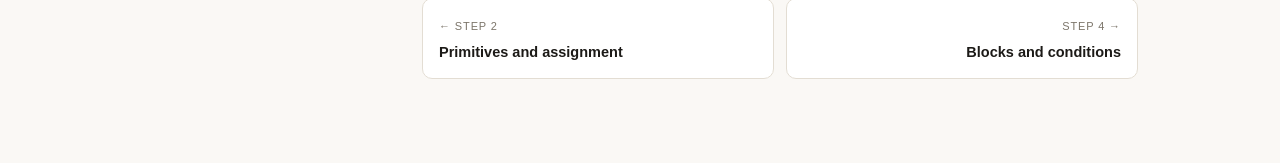
<file: steps/step-03.html>
<!doctype html>
<html lang="en">
<head>
<meta charset="utf-8">
<meta name="viewport" content="width=device-width,initial-scale=1">
<title>Step 3 — Methods and strings</title>
<link rel="stylesheet" href="../assets/course.css?v=05c68d00">
</head>
<body>
<div class="shell">
  <div id="sidebar"></div>
  <div class="main">
    <div id="topbar"></div>
    <div class="wrap">

      <p class="eyebrow">Unit 1 — Foundations · Step 3</p>
      <h1>Methods and strings</h1>
      <ul class="lede-points">
        <li>Learn to read and use Python's <code>dot notation</code>.</li>
        <li>Include computed values in strings through <code>f-strings</code>.</li>
        <li>Format computed values in strings through <code>format specs</code>.</li>
      </ul>

      <h2>Dot notation</h2>
      <p>In step 2 you met five primitive types. One thing every type has in
      common is that it has <b>methods</b>: operations a value of that type
      can perform. Methods are accessed with a dot.</p>

      <figure>
        <svg viewBox="0 0 720 200" role="img" aria-label="A method call marked underneath in three parts — the value, the method name, the arguments in parentheses — with the joining dot picked out, and an arrow down to the value the call returns.">
          <rect class="svg-box" x="14" y="16" width="692" height="52" rx="8"/>
          <text x="40" y="49" class="svg-ink mono" style="font-size:19px">"walkable"<tspan fill="var(--bad)" style="font-weight:700">.</tspan>replace("walk", "bike")</text>

          <path d="M41 68 V76 H152 V68" fill="none" stroke="var(--accent)"/>
          <path d="M168 68 V76 H243 V68" fill="none" stroke="var(--warn)"/>
          <path d="M248 68 V76 H426 V68" fill="none" stroke="var(--ok)"/>
          <line x1="155" y1="72" x2="165" y2="72" stroke="var(--bad)" stroke-width="2"/>

          <text x="41" y="100" class="svg-accent" style="font-size:15px; font-weight:600">value</text>
          <text x="168" y="100" style="font-size:15px; font-weight:600" fill="var(--warn)">method</text>
          <text x="248" y="100" class="svg-ok" style="font-size:15px; font-weight:600">arguments</text>

          <path class="svg-line" d="M234 118 V142" marker-end="url(#r1)"/>
          <defs><marker id="r1" markerWidth="9" markerHeight="9" refX="8" refY="4.5" orient="auto">
            <path d="M0 0 L9 4.5 L0 9 z" class="svg-muted"/></marker></defs>

          <rect x="150" y="148" width="170" height="38" rx="7" fill="var(--surface-2)" stroke="var(--line-2)"/>
          <text x="170" y="173" class="svg-ink mono" style="font-size:15px">'bikeable'</text>
          <text x="338" y="166" style="font-size:13px; font-weight:600" fill="var(--ink-2)">return value</text>
          <text x="338" y="182" class="svg-muted" style="font-size:11px">what the call becomes, once it has run</text>
        </svg>
      </figure>

      <ul class="parts">
        <li><span class="k v">value</span><span>what the method works on</span></li>
        <li><span class="k d">dot</span><span>joins the value to the method</span></li>
        <li><span class="k m">method</span><span>what to do to it</span></li>
        <li><span class="k a">arguments</span><span>what it needs in order to do it</span></li>
      </ul>

      <p>Almost every method returns something. That is the call's
      <b>return value</b>, and the call <em>becomes</em> it. In the same way
      that <code>2 + 2</code> is <code>4</code>, the call above is
      <code>'bikeable'</code>. A method call is an expression, as step 1 uses
      the word.</p>

      <p>Python writes text back with single quotes. Single and double quotes
      make the same string:</p>
<pre>'walkable' == "walkable"   <span class="c"># True</span></pre>

      <p>And because the return value is itself a value, you can call a method
      on it too. Each call works on what the one before it returned:</p>
<pre>"  Walk Score  ".strip()           <span class="c"># 'Walk Score'</span>
"  Walk Score  ".strip().lower()   <span class="c"># 'walk score'</span></pre>

      <p>The value itself is never changed. Text is <b>immutable</b> in
      Python: <code>name.upper()</code> returns a new piece of text and
      leaves <code>name</code> exactly as it was. Writing
      <code>name.strip()</code> on a line of its own therefore does nothing
      useful. You have to keep what it returns.</p>

      <div class="note">
        <h4>Tip 💡: read it left to right</h4>
        <p style="margin-bottom:0">A method call reads in that order:
        take this value, do this to it, using these. Then return the
        result.</p>
      </div>

      <p>The parentheses surrounding the argument list have an effect. The
      method name identifies which code to run. The parentheses make Python
      run it. They are there even when the argument list is empty:</p>
<pre>"walkable".upper()   <span class="c"># 'WALKABLE'</span>
"WALKABLE".lower()   <span class="c"># 'walkable'</span></pre>

      <h3>Argument</h3>
      <p>A value given to a method so it can do its work. Arguments go inside
      the parentheses, separated by commas.</p>
      <p>How many a method needs depends on how much information it needs
      beyond the value:</p>
<pre>"walkable".upper()                   <span class="c"># 'WALKABLE'   needs nothing — the value is enough</span>
"walkable".count("a")                <span class="c"># 2            needs to know what to count</span>
"walkable".replace("walk", "bike")   <span class="c"># 'bikeable'   needs what to replace, and what with</span></pre>
      <p>Where a method takes more than one, their order determines which
      is which. Swap them and the call means something different. Here the
      swapped call changes nothing, and reports no error:</p>
<pre>"walkable".replace("bike", "walk")   <span class="c"># 'walkable'   there is no "bike" in it to replace</span></pre>
      <p>Give a method the wrong number of arguments and Python raises an error
      immediately:</p>
<pre><span class="o">"walkable".upper("x")
TypeError: str.upper() takes no arguments (1 given)</span></pre>

      <div class="note trap">
        <h4>Leaving the parentheses off</h4>
<pre>"walkable".upper     <span class="c"># &lt;built-in method upper of str object&gt;</span>
"walkable".upper()   <span class="c"># 'WALKABLE'</span></pre>
        <p style="margin-bottom:0">Without parentheses Python will return the
        method itself rather than executing the code defined in the method. It
        does this without an error. If a value prints as something about a
        "method", this is what happened.</p>
      </div>

      <h2>Which methods exist</h2>
      <p>They belong to the type, not to the value. Every piece of text has the
      same set. A number has a different set.</p>
<pre>"18".upper()    <span class="c"># '18'</span>
(18).upper()    <span class="c"># AttributeError: 'int' object has no attribute 'upper'</span></pre>
      <p>The parentheses around <code>18</code> are required. Without them,
      <code>18.upper()</code> is a <code>SyntaxError</code>, because Python
      reads <code>18.</code> as the start of a number.</p>
      <p>Learn to recognise that error early. It rarely means you typed the
      name wrong. It usually means the value is not the type you thought it was,
      which is the mistake from step 2 in another form.</p>

      <div class="note">
        <h4>Two forms that do similar jobs</h4>
<pre>len("18")      <span class="c"># 2      a function, given a value</span>
"18".upper()   <span class="c"># '18'   a method, belonging to one</span></pre>
        <p>Both take an
        input and return something. They differ in whether the value goes
        before the dot or inside the parentheses.</p>
        <p style="margin-bottom:0">There is no rule to derive here.
        <code>len</code> is a function and <code>upper</code> is a method
        because that is how Python is arranged. You learn them as you meet
        them.</p>
      </div>

      <div id="q1"></div>
      <div id="ex0"></div>

      <h2>Putting values into text</h2>
      <p>Eventually you have some values and you want a piece of text with
      those values in it. It might be a label, a line of output or an
      identifier built from its parts.</p>
      <p>The direct way is to join pieces together with <code>+</code>:</p>
<pre>name = "Meridian-Kessler"
score = 14.5
bike = 21
workers = 1303

"Walkability of " + name + " is " + str(score)
<span class="c"># 'Walkability of Meridian-Kessler is 14.5'</span></pre>
      <p>That works, and it is hard to write and to read. You are counting quotes and spaces,
      the sentence is broken into five pieces, and every value that is not
      already text needs <code>str()</code> around it. Forget one and you get:</p>
<pre><span class="o">TypeError: can only concatenate str (not "float") to str</span></pre>

      <h3>String interpolation</h3>
      <p>Writing out the text you want, with gaps in it, and letting values
      fill the gaps when the line runs. The template stays readable because it
      looks like the result.</p>

      <h3>f-string</h3>
      <p>Python's way of doing that. An <code>f</code> before the opening quote,
      and an expression inside each pair of braces.</p>
<pre>f"Walkability of {name} is {score}"
<span class="c"># 'Walkability of Meridian-Kessler is 14.5'</span></pre>
      <p>You get three things without extra work. The line now looks like what it produces, so
      you can check it by reading it. Values are converted for you, so you do not need <code>str()</code>. And anything can go in the braces, because
      what is in there is an expression:</p>
<pre>f"{bike} of {workers} cycle"   <span class="c"># '21 of 1303 cycle'</span>
f"{bike / workers}"            <span class="c"># '0.016116653875671526'</span>
f"{name.upper()}"              <span class="c"># 'MERIDIAN-KESSLER'</span>
f"{bike}{workers}"             <span class="c"># '211303'   two pairs of braces, nothing between them</span></pre>
      <div id="exf"></div>

      <h3>Format spec</h3>
      <p>Instructions for how to write a value down, written after a colon
      inside the braces. They change how it appears, never what it is.</p>
      <p>Say you want the bike share as a percentage, to one decimal place. You
      can do that yourself:</p>
<pre>share = bike / workers        <span class="c"># 0.016116653875671526</span>
percent = round(share * 100, 1)   <span class="c"># 1.6  — round() cuts it to one decimal</span>
line = f"{percent}%"              <span class="c"># '1.6%'</span></pre>
      <p>Or you can say the same thing in a spec, and let the f-string do
      it:</p>
<pre>line = f"{bike / workers:.1%}"    <span class="c"># '1.6%'</span></pre>

      <div class="note trap">
        <h4><code>.1%</code> is not something to look for</h4>
        <p>It reads like text you are searching for. It is not. It is two
        instructions:</p>
        <ul>
          <li><code>%</code>: write this as a percentage, which multiplies by
          100 and adds the sign</li>
          <li><code>.1</code>: keep one digit after the decimal point</li>
        </ul>
        <p style="margin-bottom:0">Nothing in a spec is text. Every character
        in it is an instruction, which is why a spec is short and hard to
        guess.</p>
      </div>

      <figure>
        <svg viewBox="0 0 720 215" role="img" aria-label="An f-string slot in parts, and the two stages underneath: the expression is worked out to a long decimal, then the format spec turns that into 1.6 percent.">
          <rect class="svg-box" x="14" y="16" width="692" height="52" rx="8"/>
          <text x="40" y="49" class="svg-ink mono" style="font-size:19px"><tspan fill="var(--accent)" style="font-weight:700">f</tspan>"{bike / workers<tspan fill="var(--bad)" style="font-weight:700">:</tspan>.1%}"</text>

          <path d="M39 68 V76 H52 V68" fill="none" stroke="var(--accent)"/>
          <path d="M75 68 V76 H234 V68" fill="none" stroke="var(--warn)"/>
          <path d="M246 68 V76 H280 V68" fill="none" stroke="var(--ok)"/>
          <line x1="235" y1="72" x2="245" y2="72" stroke="var(--bad)" stroke-width="2"/>

          <text x="75" y="100" style="font-size:15px; font-weight:600" fill="var(--warn)">expression</text>
          <text x="246" y="100" class="svg-ok" style="font-size:15px; font-weight:600">format spec</text>

          <defs><marker id="f1" markerWidth="9" markerHeight="9" refX="8" refY="4.5" orient="auto">
            <path d="M0 0 L9 4.5 L0 9 z" class="svg-muted"/></marker></defs>

          <rect class="svg-box" x="14" y="124" width="122" height="36" rx="7"/>
          <text x="30" y="148" class="svg-ink mono" style="font-size:13px">21 / 1303</text>
          <text x="14" y="178" class="svg-muted" style="font-size:11px">the values</text>

          <path class="svg-line" d="M142 142 H176" marker-end="url(#f1)"/>

          <rect x="184" y="124" width="222" height="36" rx="7" fill="var(--warn-wash)" stroke="var(--warn)"/>
          <text x="198" y="148" class="svg-ink mono" style="font-size:13px">0.016116653875671526</text>
          <text x="184" y="178" class="svg-muted" style="font-size:11px">what the expression is worth</text>

          <path class="svg-line" d="M412 142 H446" marker-end="url(#f1)"/>

          <rect x="454" y="124" width="104" height="36" rx="7" fill="var(--ok-wash)" stroke="var(--ok)"/>
          <text x="472" y="148" class="svg-ink mono" style="font-size:13px">'1.6%'</text>
          <text x="454" y="178" class="svg-muted" style="font-size:11px">after the format spec</text>

          <text x="454" y="200" class="svg-muted" style="font-size:11px">×100, one decimal, add a %</text>
        </svg>
      </figure>

      <ul class="parts">
        <li><span class="k v">f</span><span>marks the text as a template, so braces mean something</span></li>
        <li><span class="k m">expression</span><span>worked out first, then written into the text</span></li>
        <li><span class="k d">:</span><span>separates the value from how to write it</span></li>
        <li><span class="k a">format spec</span><span>how to write it: decimals, percent, padding, separators</span></li>
      </ul>

      <p>Two stages, always in that order. The expression is worked out first,
      and only then does the spec set how the answer is written. That
      is why <code>.1%</code> means "as a percentage to one decimal" for any
      number, whatever expression produced it.</p>
      <h2>The specs you will use most often</h2>

      <h3>Percentage</h3>
      <p><code>%</code> multiplies by 100 and adds the sign. The digit after
      the dot is how many decimal places to keep.</p>
<pre>share = 0.01612
f"{share:.1%}"   <span class="c"># '1.6%'</span>
f"{share:.0%}"   <span class="c"># '2%'</span></pre>

      <h3>Fixed decimals</h3>
      <p><code>f</code> writes a fixed number of digits after the decimal
      point, rounding to fit. The digit after the dot is how many.</p>
<pre>f"{share:.4f}"     <span class="c"># '0.0161'</span>
f"{14.4667:.1f}"   <span class="c"># '14.5'</span></pre>

      <h3>Thousands separator</h3>
      <p>A comma puts one between every three digits.</p>
<pre>f"{1303:,}"   <span class="c"># '1,303'</span>
f"{21:,}"     <span class="c"># '21'      nothing to separate</span></pre>

      <h3>Width and alignment</h3>
      <p>A number is how many columns the value takes up.
      <code>&gt;</code> puts the value at the right of them and
      <code>&lt;</code> at the left. The gap is filled with spaces.</p>
      <p>A string inside an f-string uses the other kind of quote. A second
      double quote would end the f-string.</p>
<pre>f"{14.5:&gt;8}"          <span class="c"># '    14.5'</span>
f"{'3101.03':&lt;10}|"   <span class="c"># '3101.03   |'</span>
f"{14.4667:&gt;8.1f}"    <span class="c"># '    14.5'      width first, then decimals</span></pre>

      <h3>Padding with zeros</h3>
      <p>A character written before <code>&gt;</code> fills the gap instead of
      spaces. With <code>0</code> there, a number comes out at a fixed width
      with zeros in front.</p>
<pre>f"{7:0&gt;3}"     <span class="c"># '007'   3 columns, pushed right, gap filled with 0</span>
f"{340:0&gt;3}"   <span class="c"># '340'   already 3 wide, so nothing is added</span></pre>

      <div class="note">
        <h4>A spec for debugging</h4>
        <p><code>f"{workers=}"</code> prints <code>workers=1303</code>: name
        and value together. It is the shortest way to print a name with its value,
        and you will use it often in step 11.</p>
      </div>

      <h2>Indexing and slicing</h2>
      <p>A string is a sequence of characters, indexed from zero. A slice
      <code>s[a:b]</code> takes from <code>a</code> up to but <em>not
      including</em> <code>b</code>, so the length of the slice is always
      <code>b - a</code>. That half-open convention is the same one that
      <code>range</code> and array slicing follow. Learn it now, and do not try
      to work around it.</p>
<pre>geoid = "180973401103"
geoid[0:2]    <span class="c"># '18'      state</span>
geoid[2:5]    <span class="c"># '097'     county</span>
geoid[5:11]   <span class="c"># '340110'  tract</span>
geoid[11:]    <span class="c"># '3'       block group</span>
geoid[-1]     <span class="c"># '3'       negative indices count from the end</span></pre>

      <h2>Exercises</h2>
      <div id="ex1"></div>
      <div id="ex2"></div>
      <div id="ex3"></div>

      <h2>Methods worth knowing now</h2>
      <div class="tablewrap">
      <table>
        <thead><tr><th>Call</th><th>Gives</th><th>Used for</th></tr></thead>
        <tbody>
          <tr><td class="mono">"18".zfill(2)</td><td class="mono">'18'</td><td>Pad a FIPS code with leading zeros</td></tr>
          <tr><td class="mono">"1".zfill(2)</td><td class="mono">'01'</td><td>Add the leading zero a one-digit code lacks</td></tr>
          <tr><td class="mono">"a, b".split(",")</td><td class="mono">['a', ' b']</td><td>Split a NAME field into fields</td></tr>
          <tr><td class="mono">" b ".strip()</td><td class="mono">'b'</td><td>Remove the whitespace split leaves behind</td></tr>
          <tr><td class="mono">"Tract 31".startswith("T")</td><td class="mono">True</td><td>Filtering by how the text starts</td></tr>
          <tr><td class="mono">"18-097".replace("-", "")</td><td class="mono">'18097'</td><td>Normalising before a join</td></tr>
        </tbody>
      </table>
      </div>


      <div class="note">
        <h4>Tip 💡: look it up rather than guessing</h4>
        <p>Text has 47 methods, and the table above shows the few this
        project needs. Few people know the rest from memory. The list is
        written down:</p>
        <ul>
          <li><a href="https://docs.python.org/3/library/stdtypes.html#string-methods" target="_blank" rel="noopener noreferrer">docs.python.org:
          string methods</a>, the whole set with what each one does.</li>
          <li><code>help(str.zfill)</code>, typed into Python, which prints the
          same description without leaving what you are doing.</li>
        </ul>
        <p style="margin-bottom:0">Knowing that a method probably exists, and
        where to check, is more useful than remembering its name.</p>
      </div>

      <div id="pager"></div>
    </div>
  </div>
</div>

<script src="../assets/nav.js?v=93ed378f"></script>
<script src="../assets/runner.js?v=277a066f"></script>
<script>
COURSE.quiz("q1", {
  id: "s03-chain", tag: "Your turn", title: "One after another",
  retry: "Not that one. Work out what the first call returns, then read the second.",
  question:
    "<pre>'walk'.replace('walk', 'bike').replace('bike', 'cycle')</pre>" +
    "<p>What is the result?</p>",
  options: [
    { html: "<code>'cycle'</code>", correct: true,
      why: "The first call turns <code>'walk'</code> into <code>'bike'</code>. " +
           "The second is called on that, and turns it into <code>'cycle'</code>." },
    { html: "<code>'bike'</code>" },
    { html: "<code>'walk'</code>" },
    { html: "An error: you cannot put two methods on one line" }
  ],
  why:
    "<p>Each call runs on whatever the one before it returned, left to " +
    "right. Swap the two and you get <code>'bike'</code> instead. There is no " +
    "<code>\"bike\"</code> in <code>'walk'</code> for the first call to find, " +
    "so it changes nothing. The second call then makes the replacement.</p>"
});
</script>
<script>
COURSE.exercise("ex0", {
  id: "s03-methods", tag: "Exercise 1", title: "Call some methods",
  prompt:
    "<p>A heading arrives with extra spaces around it and capitals in it.</p>" +
    "<p>Turn it into <code>walk-score-index</code>: no surrounding spaces, all " +
    "lower case, and spaces between words replaced with hyphens.</p>" +
    "<p class='small'>Three methods, in some order. You have met all of " +
    "them.</p>",
  starter: 'title = "  Walk Score Index  "\n\nslug = \n\nprint(slug)\n',
  checks: [
    { label: "slug is the heading, cleaned up",
      code: "expect(expect_defined(globals(), 'slug'), 'walk-score-index')" },
    { label: "it was worked out from title, not typed in",
      code: ("code_only = '\\n'.join(l.split('#')[0] for l in __source__.splitlines())\n"
           + "if 'walk-score-index' in code_only:\n"
           + "    raise CheckFailed('the answer is written out rather than built')\n"
           + "if 'title' not in code_only:\n"
           + "    raise CheckFailed('start from title')") },
    { label: "the original is unchanged, because methods return a new value",
      code: "expect(title, '  Walk Score Index  ')" },
    { label: "it printed the result",
      code: "expect(__stdout__, 'walk-score-index\\n')" }
  ],
  solution:
    'title = "  Walk Score Index  "\n\n' +
    'slug = title.strip().lower().replace(" ", "-")\n\n' +
    "print(slug)\n\n" +
    "# strip first, or the spaces on the ends become hyphens too:\n" +
    '#   title.lower().replace(" ", "-")  ->  \'--walk-score-index--\'\n' +
    "# Order matters because each call works on what the last one returned."
});
</script>
<script>
COURSE.exercise("exf", {
  id: "s03-interp", tag: "Exercise 2", title: "Write a line about a neighbourhood",
  prompt:
    "<p>Build <code>line</code> so it comes out as exactly this:</p>" +
    "<pre>MERIDIAN-KESSLER scores 14.5, and 21 of 1303 cycle</pre>" +
    "<p>Use one f-string. Every value in it comes from a name above. Do not " +
    "type any of them out, including the capitals.</p>",
  starter:
    'name = "Meridian-Kessler"\n' +
    "score = 14.5\n" +
    "bike = 21\n" +
    "workers = 1303\n\n" +
    "line = \n\n" +
    "print(line)\n",
  checks: [
    { label: "line is exactly the text shown",
      code: "expect(expect_defined(globals(), 'line'), 'MERIDIAN-KESSLER scores 14.5, and 21 of 1303 cycle')" },
    { label: "it was built with an f-string",
      code: ("code_only = '\\n'.join(l.split('#')[0] for l in __source__.splitlines())\n"
           + "if 'f\"' not in code_only and \"f'\" not in code_only:\n"
           + "    raise CheckFailed('no f-string here — joining with + is the thing this replaces')") },
    { label: "no str() needed, because an f-string converts for you",
      code: ("code_only = '\\n'.join(l.split('#')[0] for l in __source__.splitlines())\n"
           + "if 'str(' in code_only:\n"
           + "    raise CheckFailed('str() is what f-strings save you from')") },
    { label: "the capitals came from the name, and you did not type them",
      code: ("code_only = '\\n'.join(l.split('#')[0] for l in __source__.splitlines())\n"
           + "if 'MERIDIAN' in code_only:\n"
           + "    raise CheckFailed('the upper-case name is typed out. Get it from the value with a method')") },
    { label: "the numbers came from the names too",
      code: ("code_only = '\\n'.join(l.split('#')[0] for l in __source__.splitlines())\n"
           + "after = code_only.split('workers = 1303', 1)[-1]\n"
           + "for v in ('14.5', '21', '1303'):\n"
           + "    if v in after:\n"
           + "        raise CheckFailed('%s is typed into the line rather than read from a name' % v)") },
    { label: "it printed",
      code: "expect(__stdout__, 'MERIDIAN-KESSLER scores 14.5, and 21 of 1303 cycle\\n')" }
  ],
  solution:
    'name = "Meridian-Kessler"\n' +
    "score = 14.5\n" +
    "bike = 21\n" +
    "workers = 1303\n\n" +
    'line = f"{name.upper()} scores {score}, and {bike} of {workers} cycle"\n\n' +
    "print(line)\n\n" +
    "# Braces take an expression, not just a name -- name.upper() is a method\n" +
    "# call happening inside the string. Nothing is converted by hand: score is\n" +
    "# a float and the counts are ints, and all three arrive as text."
});

COURSE.exercise("ex1", {
  id: "s03-slice", tag: "Exercise 3", title: "Split a GEOID into its parts",
  prompt:
    "<p>A block group GEOID is four codes joined together: state (2 characters), " +
    "county (3), tract (6), block group (1).</p>" +
    "<p>Slice each one out of <code>geoid</code>. The first is done.</p>" +
    "<p class='small'>Each slice starts at the number the last one stopped " +
    "at.</p>",
  starter:
    'geoid = "010730001001"\n\n' +
    "state = geoid[0:2]\n" +
    "county = \n" +
    "tract = \n" +
    "block_group = \n\n" +
    "print(state, county, tract, block_group)\n",
  checks: [
    { label: "state is the first two characters",
      code: "expect(expect_defined(globals(), 'state'), '01')" },
    { label: "county is the next three, zero included",
      code: "expect(expect_defined(globals(), 'county'), '073')" },
    { label: "tract is the six after that",
      code: "expect(expect_defined(globals(), 'tract'), '000100')" },
    { label: "block_group is the last character, still text",
      code: "expect(expect_defined(globals(), 'block_group'), '1')" },
    { label: "put back together, the four parts are the GEOID",
      code: "expect(state + county + tract + block_group, geoid)" },
    { label: "the parts were sliced out of geoid, not typed in",
      code: ("code_only = '\\n'.join(l.split('#')[0] for l in __source__.splitlines())\n"
           + "typed = code_only.replace('010730001001', '')\n"
           + "for v in ('073', '000100'):\n"
           + "    if v in typed:\n"
           + "        raise CheckFailed('%s is typed out rather than sliced from geoid' % v)") }
  ],
  solution:
    'geoid = "010730001001"\n\n' +
    "state = geoid[0:2]\n" +
    "county = geoid[2:5]\n" +
    "tract = geoid[5:11]\n" +
    "block_group = geoid[11:]\n\n" +
    "print(state, county, tract, block_group)\n\n" +
    "# A slice leaves out its end position, so the next one starts there:\n" +
    "# 2, 5 and 11 each appear twice. The widths are the differences -- 5 - 2\n" +
    "# is the county's 3. The zeros survive because nothing here was ever a\n" +
    "# number."
});

COURSE.exercise("ex2", {
  id: "s03-pad", tag: "Exercise 4", title: "Pad a code to its width",
  prompt:
    "<p>A state code is always two characters and a county code is always " +
    "three. These two arrive as integers, so their leading zeros are gone.</p>" +
    "<p>Write each one out at its full width: <code>state_code</code> should " +
    "be <code>'01'</code> and <code>county_code</code> should be " +
    "<code>'073'</code>.</p>" +
    "<p class='small'>One f-string each, with a format spec that fills the " +
    "gap with zeros.</p>",
  starter:
    "state = 1\n" +
    "county = 73\n\n" +
    "state_code = \n" +
    "county_code = \n\n" +
    "print(state_code, county_code)\n",
  checks: [
    { label: "state_code is two characters, zero first",
      code: "expect(expect_defined(globals(), 'state_code'), '01')" },
    { label: "county_code is three characters, zero first",
      code: "expect(expect_defined(globals(), 'county_code'), '073')" },
    { label: "each was built with an f-string",
      code: ("code_only = '\\n'.join(l.split('#')[0] for l in __source__.splitlines())\n"
           + "if code_only.count('f\"') + code_only.count(\"f'\") < 2:\n"
           + "    raise CheckFailed('one f-string for each code')") },
    { label: "the zeros came from the format spec, and you did not type them",
      code: ("code_only = '\\n'.join(l.split('#')[0] for l in __source__.splitlines())\n"
           + "if '\"0' in code_only or \"'0\" in code_only:\n"
           + "    raise CheckFailed('a zero is typed in as text — a spec would add it for any number')") },
    { label: "the numbers themselves are unchanged",
      code: "expect(state, 1); expect(county, 73)" }
  ],
  solution:
    "state = 1\n" +
    "county = 73\n\n" +
    'state_code = f"{state:0>2}"\n' +
    'county_code = f"{county:0>3}"\n\n' +
    "print(state_code, county_code)\n\n" +
    "# Read 0>3 from the right: 3 columns wide, the value pushed to the right,\n" +
    "# the gap filled with 0. A code that is already full width has no gap, so\n" +
    "# the same spec is safe on 18 and on 1."
});

COURSE.exercise("ex3", {
  id: "s03-geoid", tag: "Exercise 5", title: "Build a GEOID that keeps its zeros",
  prompt:
    "<p>Now do the reverse. Assemble a 12-character GEOID from its four " +
    "parts: state (2), county (3), tract (6), block group (1). State and " +
    "county arrive as integers. The tract is already text.</p>" +
    "<p>Build <code>geoid_al</code> from the Alabama parts and " +
    "<code>geoid_in</code> from the Indiana ones.</p>" +
    "<p class='small'>One f-string each, with four pairs of braces side by side. " +
    "Use the spec from exercise 4 on the two that can lose a zero.</p>",
  starter:
    "# Alabama\n" +
    "state = 1\n" +
    "county = 73\n" +
    'tract = "000100"\n' +
    "block_group = 1\n\n" +
    "geoid_al = \n\n" +
    "# Indiana\n" +
    "state2 = 18\n" +
    "county2 = 97\n" +
    'tract2 = "340110"\n' +
    "block_group2 = 3\n\n" +
    "geoid_in = \n\n" +
    "print(geoid_al, len(geoid_al))\n" +
    "print(geoid_in, len(geoid_in))\n",
  checks: [
    { label: "geoid_al keeps Alabama's leading zero",
      code: "expect(expect_defined(globals(), 'geoid_al'), '010730001001')" },
    { label: "geoid_al is 12 characters of text",
      code: "expect_type(geoid_al, str); expect(len(geoid_al), 12)" },
    { label: "geoid_in gets a zero in its county and none in its state",
      code: "expect(expect_defined(globals(), 'geoid_in'), '180973401103')" },
    { label: "the zeros were filled in, not typed in, so one line works for both",
      code: ("code_only = '\\n'.join(l.split('#')[0] for l in __source__.splitlines())\n"
           + "typed = code_only.replace('\"000100\"', '')\n"
           + "if '\"0' in typed or \"'0\" in typed:\n"
           + "    raise CheckFailed('a zero is typed in as text — that only works for the numbers in front of you')") }
  ],
  solution:
    "# Alabama\n" +
    "state = 1\n" +
    "county = 73\n" +
    'tract = "000100"\n' +
    "block_group = 1\n\n" +
    'geoid_al = f"{state:0>2}{county:0>3}{tract}{block_group}"\n\n' +
    "# Indiana\n" +
    "state2 = 18\n" +
    "county2 = 97\n" +
    'tract2 = "340110"\n' +
    "block_group2 = 3\n\n" +
    'geoid_in = f"{state2:0>2}{county2:0>3}{tract2}{block_group2}"\n\n' +
    "print(geoid_al, len(geoid_al))\n" +
    "print(geoid_in, len(geoid_in))\n\n" +
    "# The two lines are the same template. 0>2 adds a zero to 1 and leaves 18\n" +
    "# alone, so nothing has to know in advance which state code it receives.\n" +
    "# The tract needs no spec: it arrived as text, with its zeros."
});
</script>
</body>
</html>
</file>
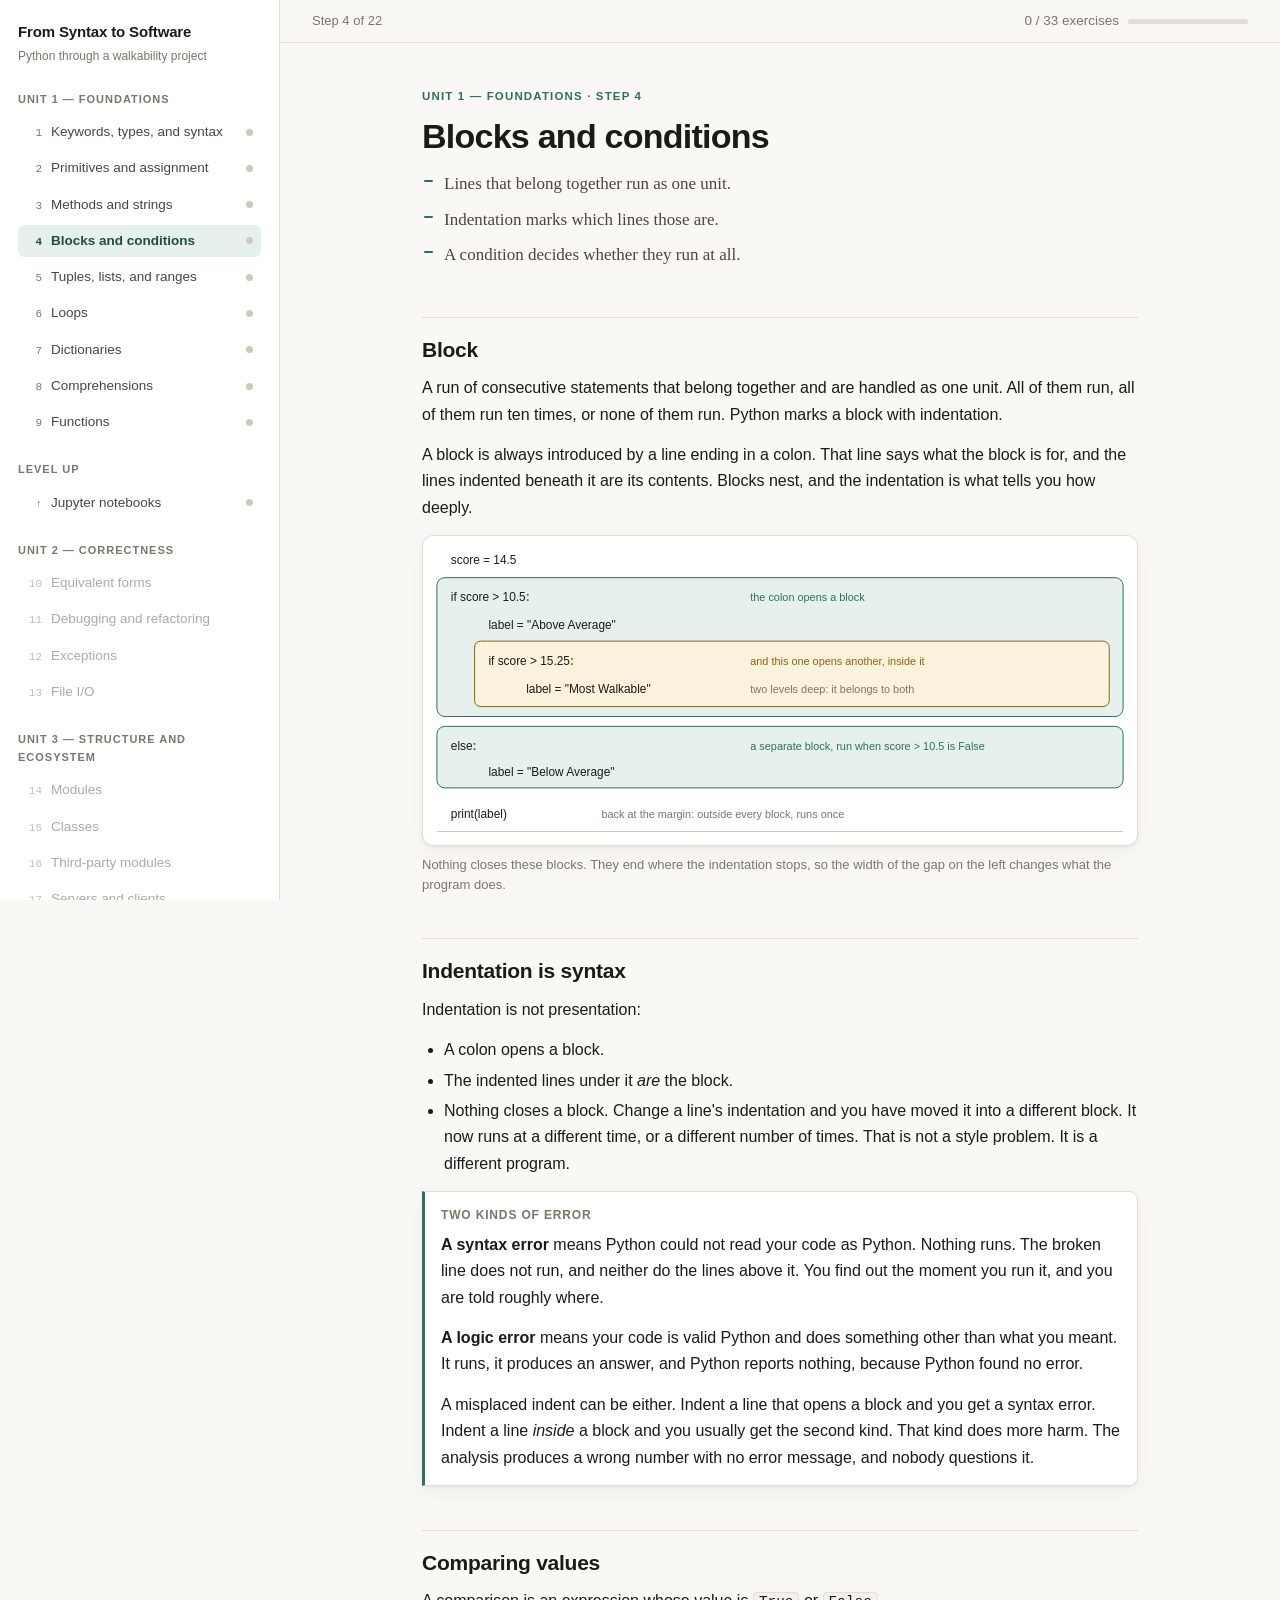
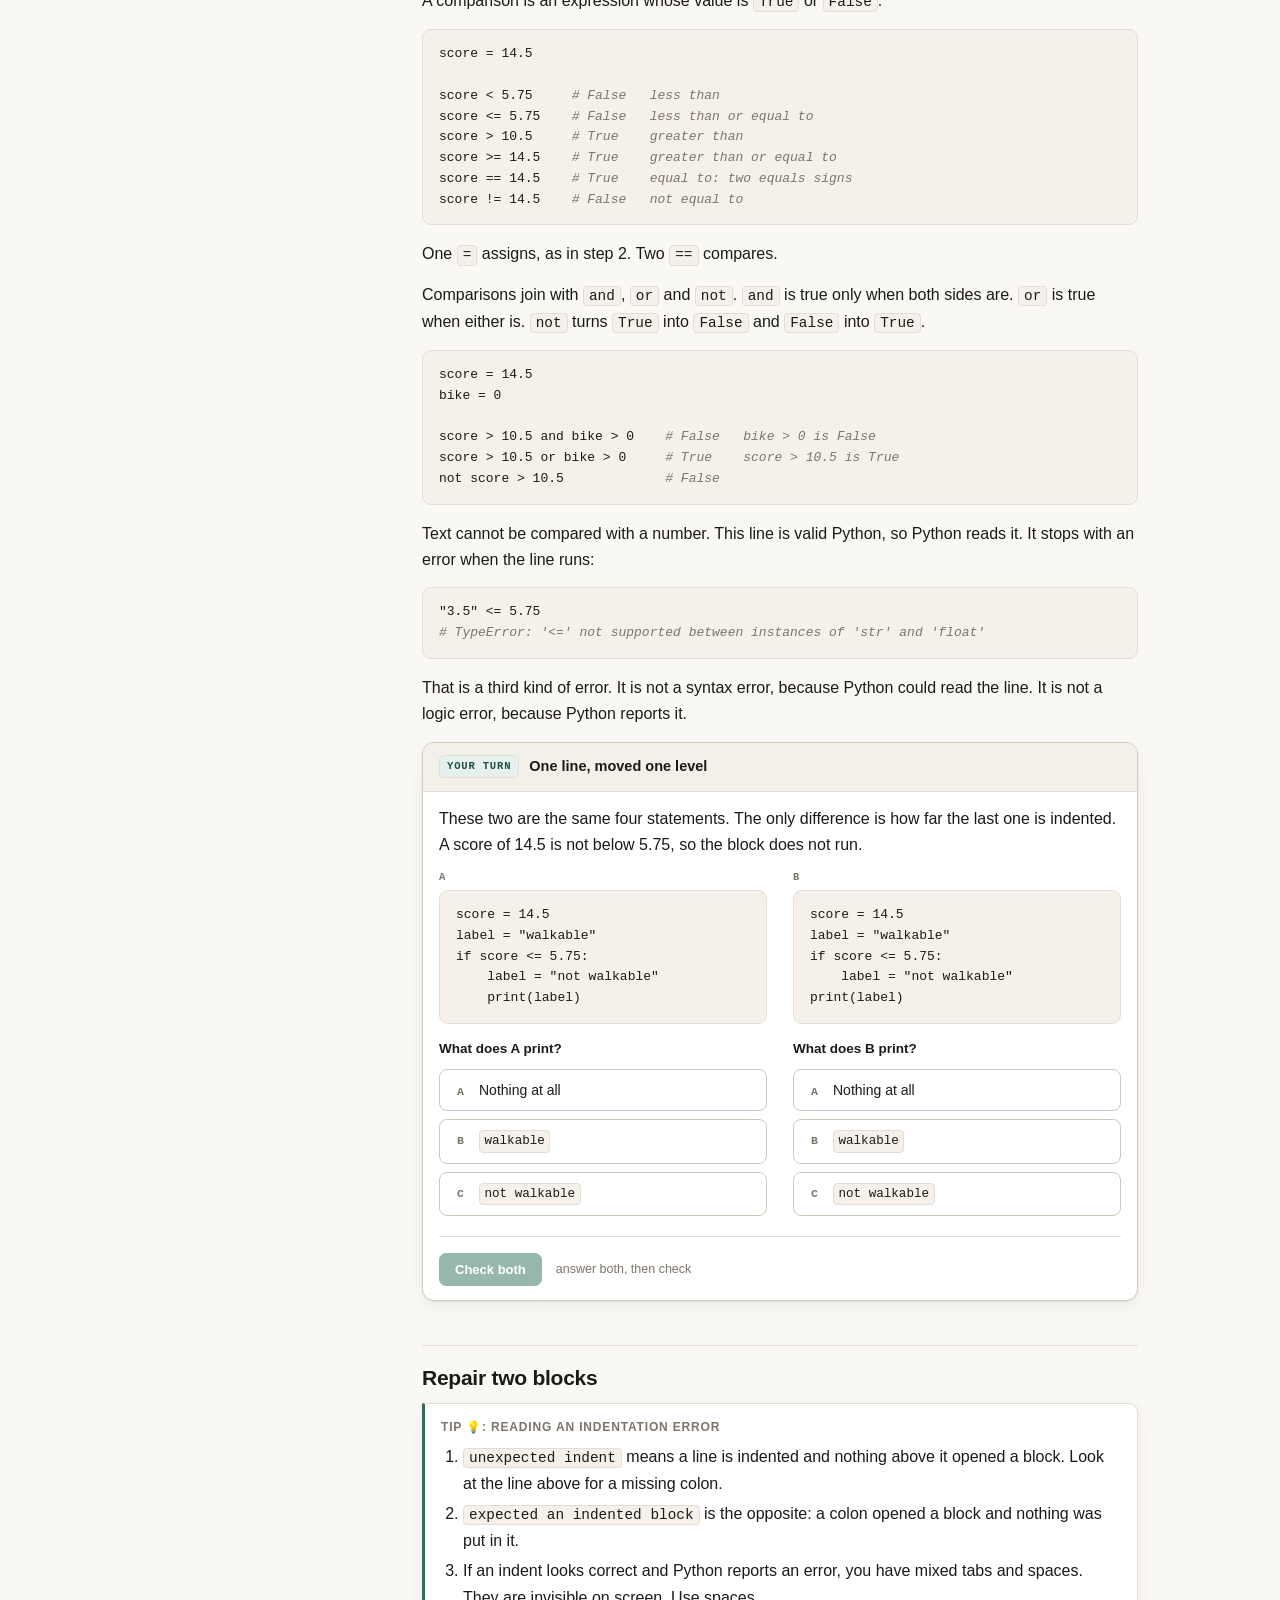
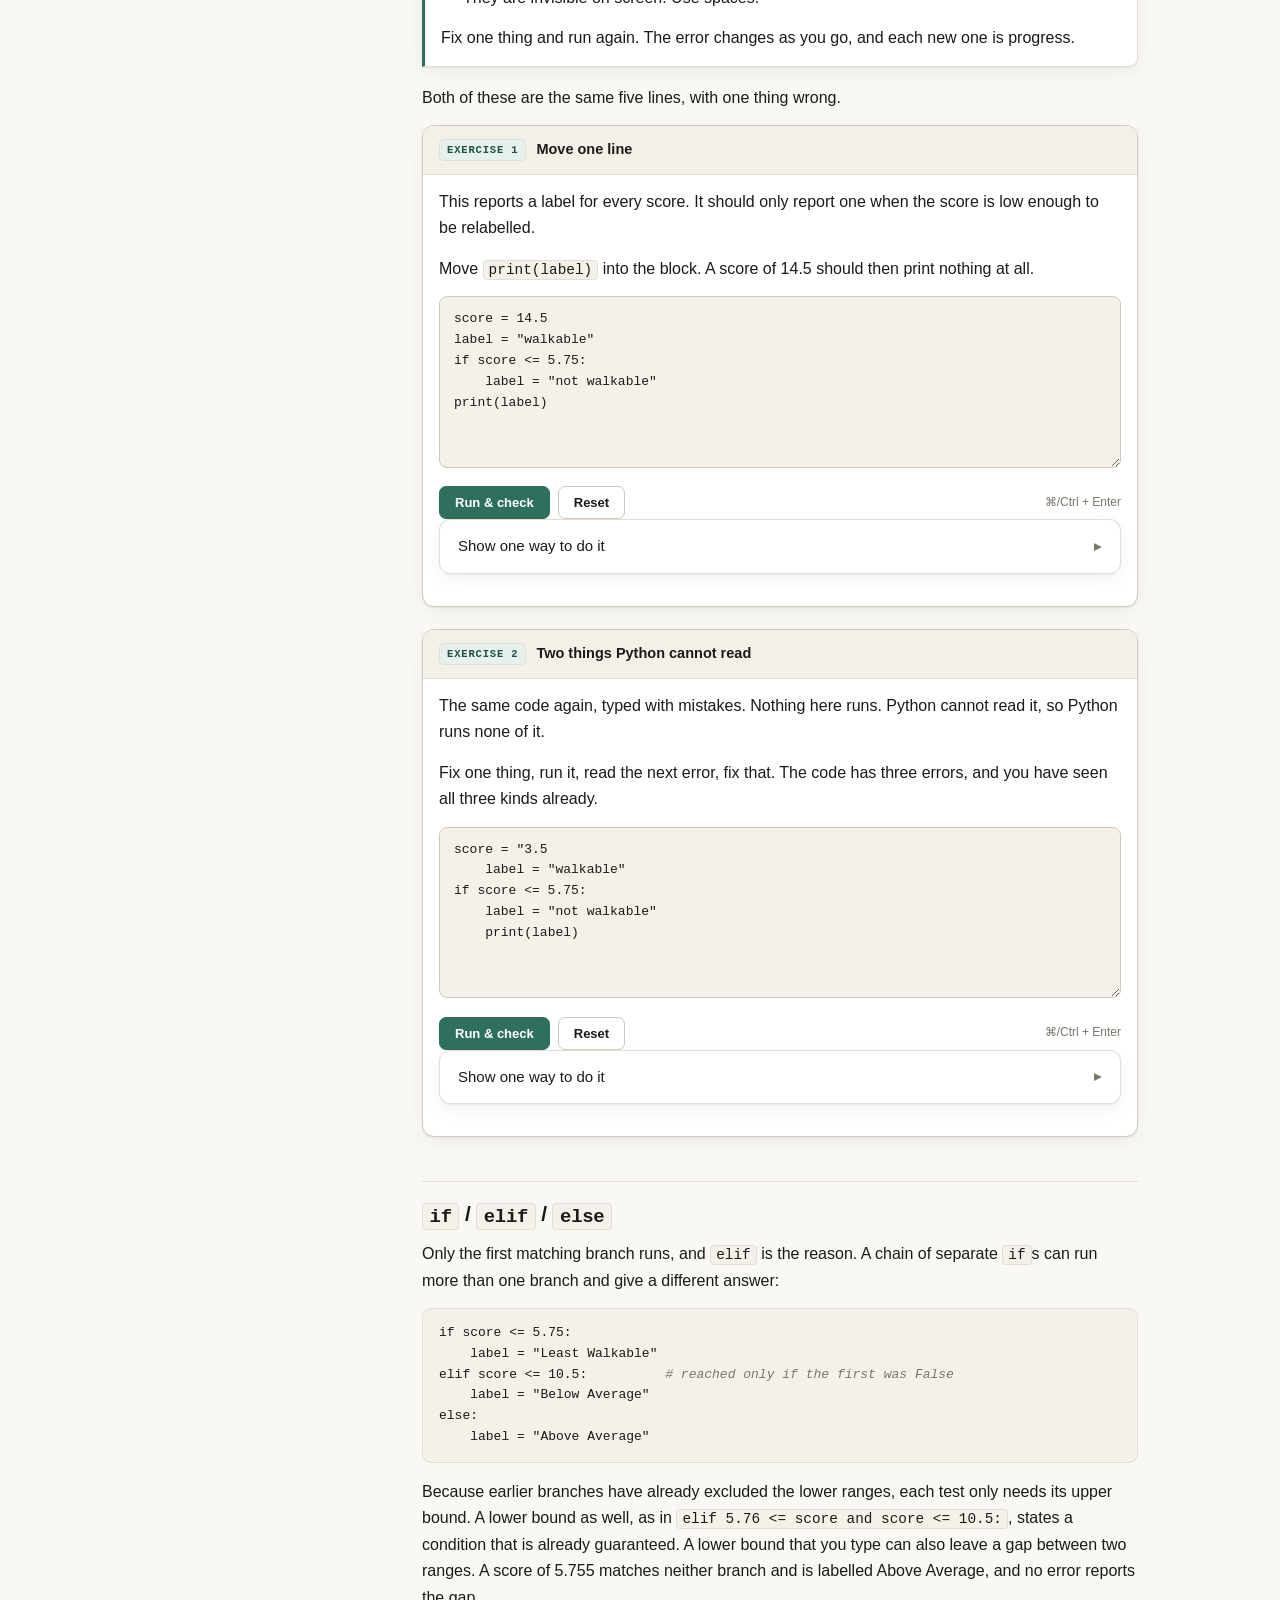
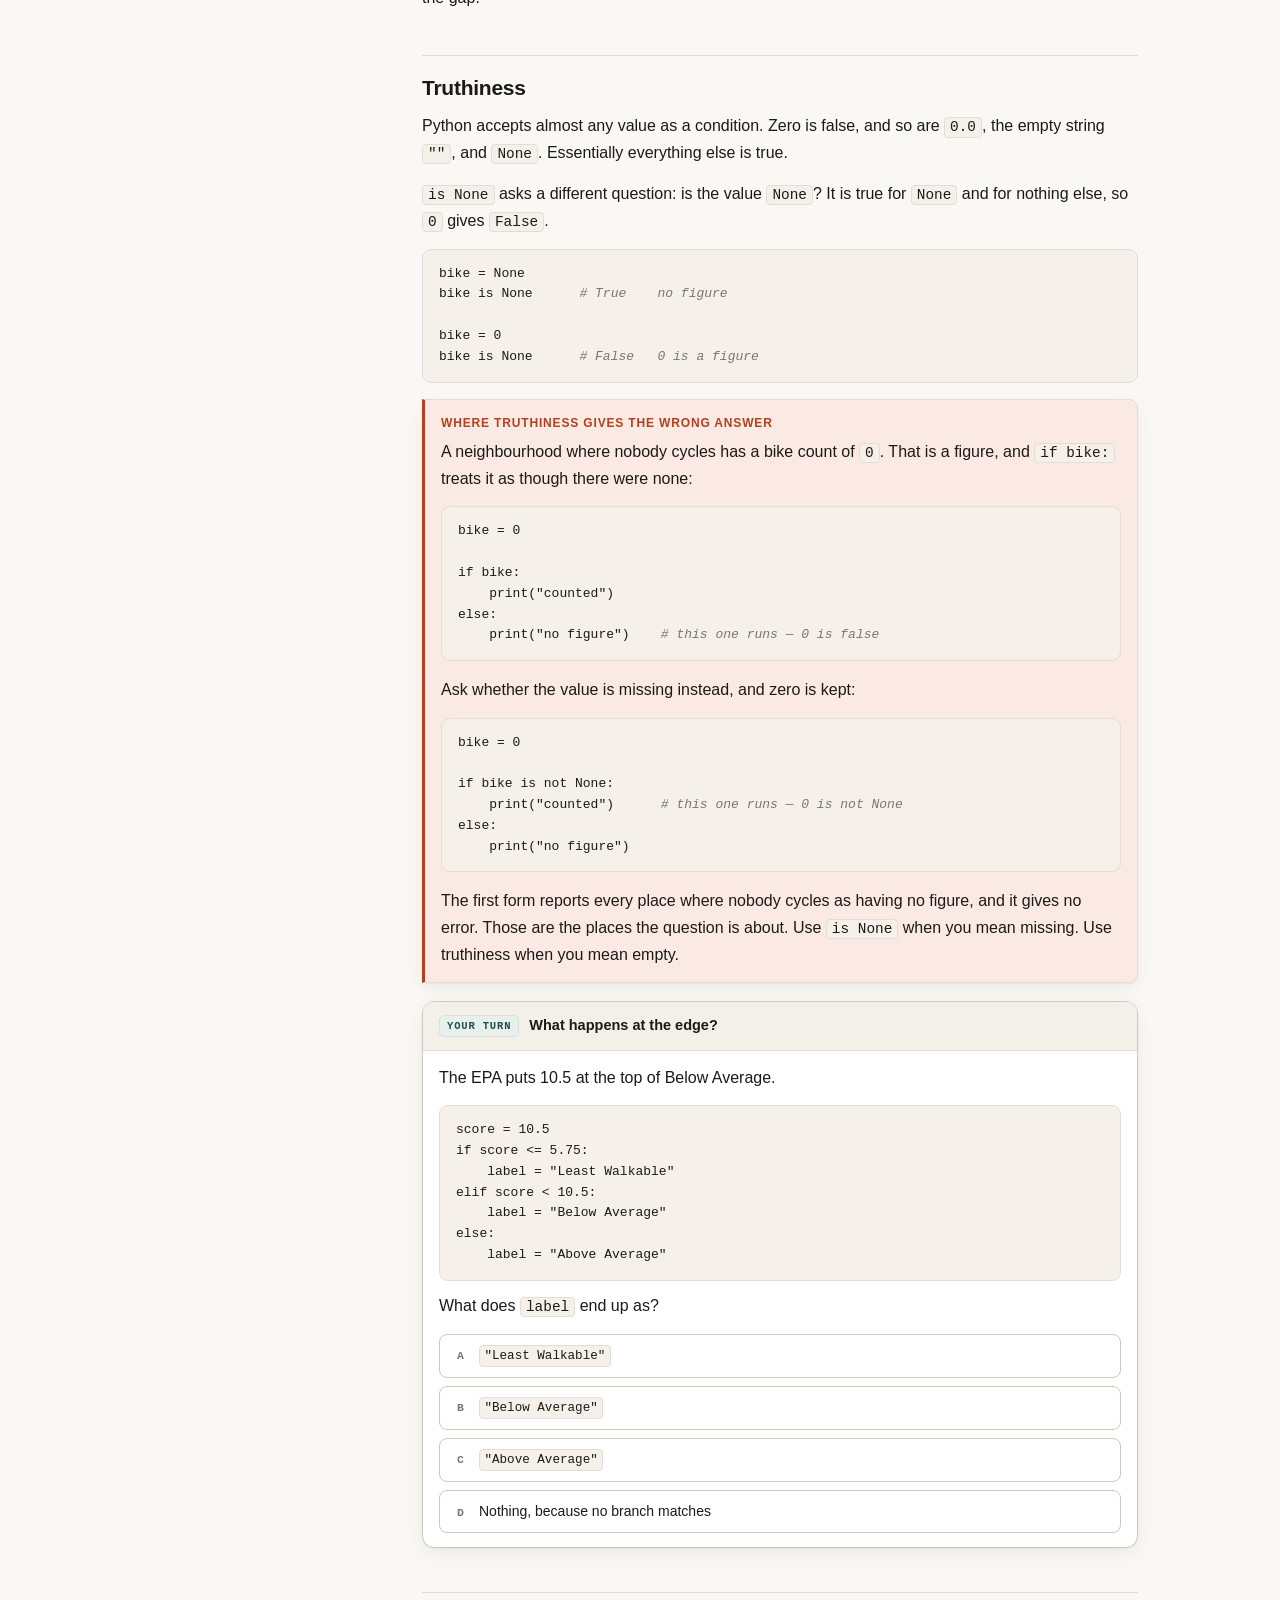
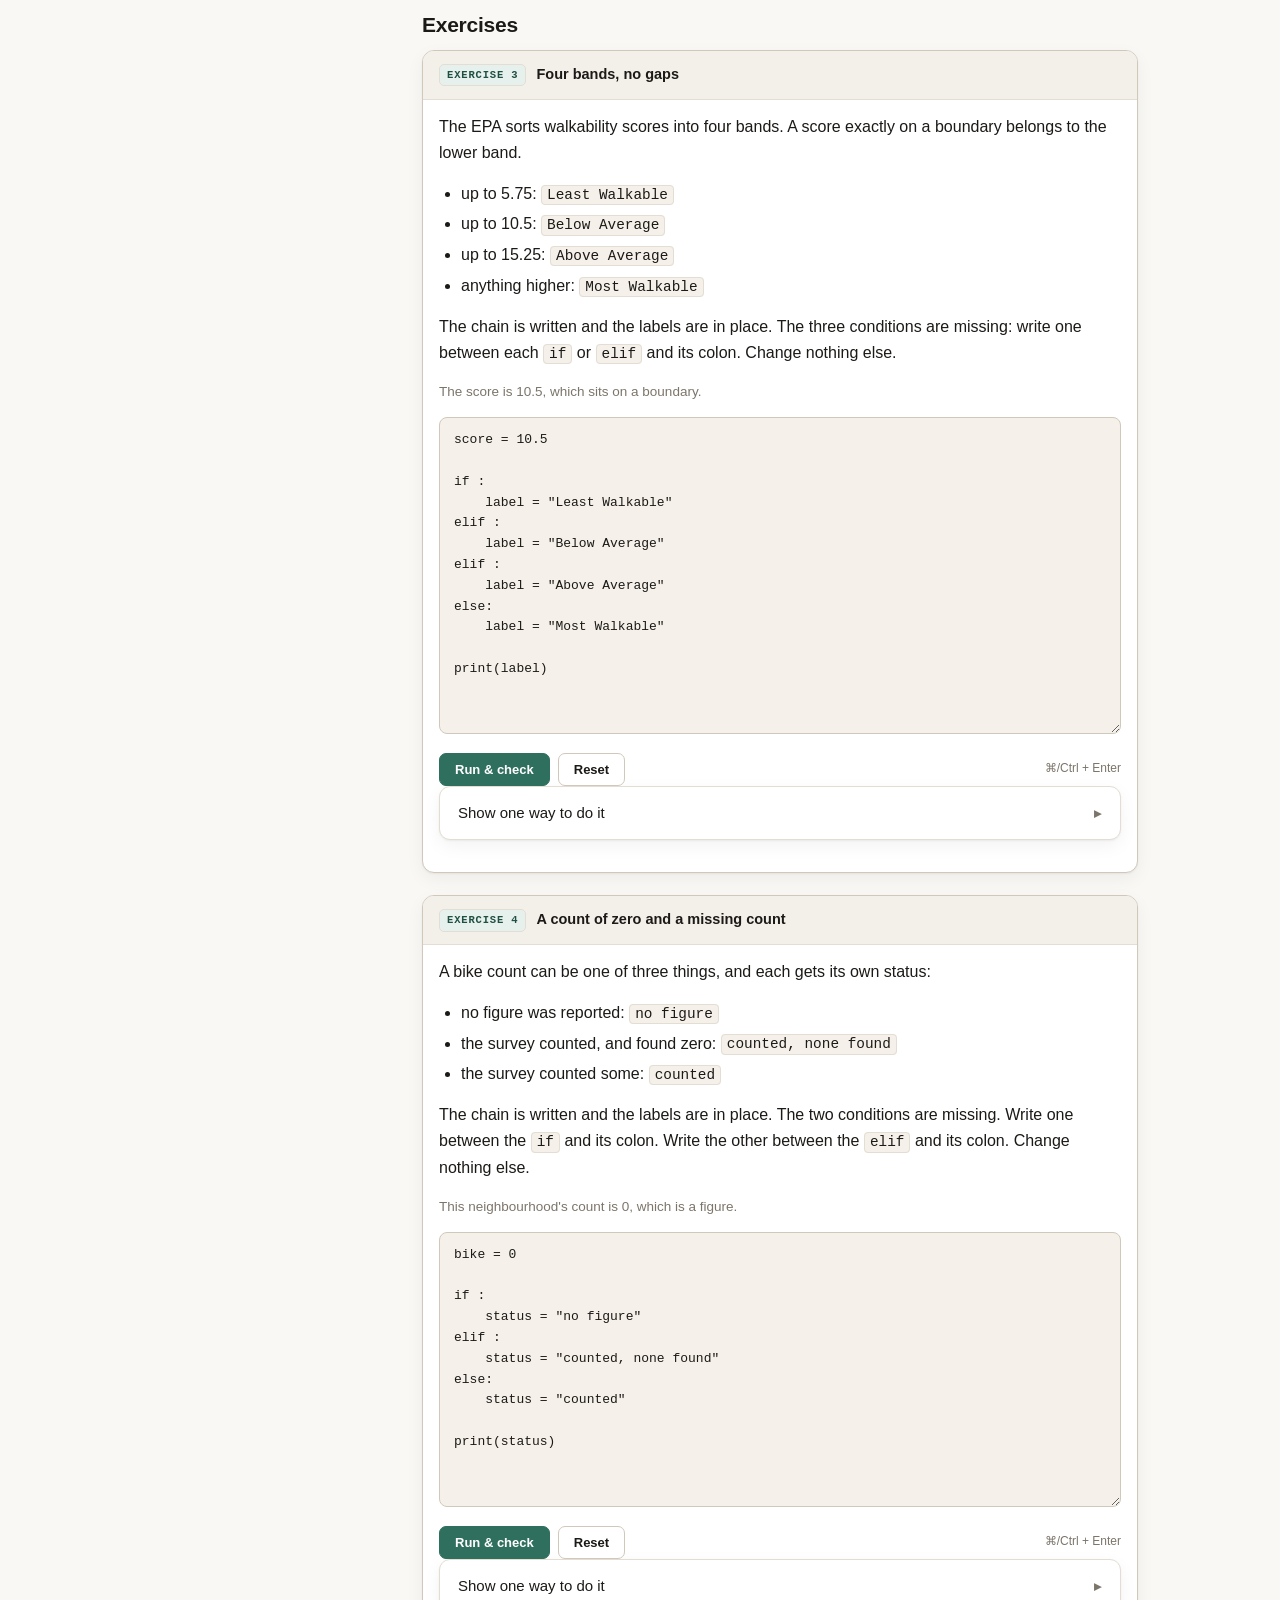
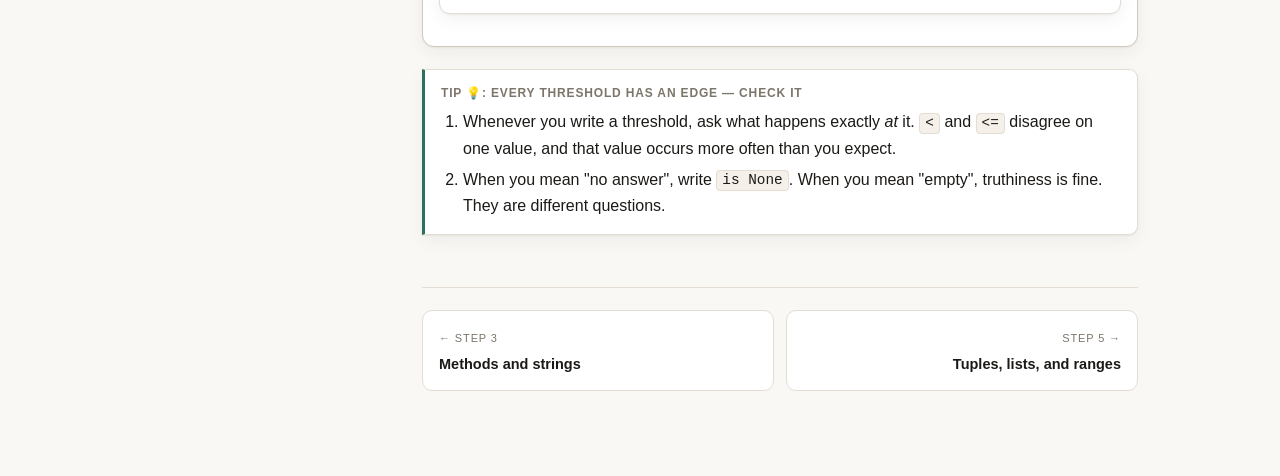
<file: steps/step-04.html>
<!doctype html>
<html lang="en">
<head>
<meta charset="utf-8">
<meta name="viewport" content="width=device-width,initial-scale=1">
<title>Step 4 — Blocks and conditions</title>
<link rel="stylesheet" href="../assets/course.css?v=05c68d00">
</head>
<body>
<div class="shell">
  <div id="sidebar"></div>
  <div class="main">
    <div id="topbar"></div>
    <div class="wrap">

      <p class="eyebrow">Unit 1 — Foundations · Step 4</p>
      <h1>Blocks and conditions</h1>
      <ul class="lede-points">
        <li>Lines that belong together run as one unit.</li>
        <li>Indentation marks which lines those are.</li>
        <li>A condition decides whether they run at all.</li>
      </ul>

      <h2>Block</h2>

      <p>A run of consecutive statements that belong together and are handled
      as one unit. All of them run, all of them run ten times, or none of them
      run. Python marks a block with indentation.</p>
      <p>A block is always introduced by a line ending in a colon. That line
      says what the block is for, and the lines indented beneath it are its
      contents. Blocks nest, and the indentation is what tells you how
      deeply.</p>

      <figure>
        <svg viewBox="0 0 720 312" role="img" aria-label="Eight lines of code. An if line with a colon opens a block. Inside it, a second if line opens a block nested inside the first. An else line at the margin opens a separate block. The last line, print(label), is back at the margin, outside every block.">
          <rect x="14" y="42" width="692" height="140" rx="8" fill="var(--accent-wash)" stroke="var(--accent)"/>
          <rect x="52" y="106" width="640" height="66" rx="6" fill="var(--warn-wash)" stroke="var(--warn)"/>
          <rect x="14" y="192" width="692" height="62" rx="8" fill="var(--accent-wash)" stroke="var(--accent)"/>

          <g class="mono" style="font-size:13px">
            <text x="28" y="28" class="svg-ink">score = 14.5</text>
            <text x="28" y="66" class="svg-ink">if score &gt; 10.5<tspan class="svg-accent" style="font-weight:700">:</tspan></text>
            <text x="66" y="94" class="svg-ink">label = "Above Average"</text>
            <text x="66" y="130" class="svg-ink">if score &gt; 15.25<tspan style="font-weight:700" fill="var(--warn)">:</tspan></text>
            <text x="104" y="158" class="svg-ink">label = "Most Walkable"</text>
            <text x="28" y="216" class="svg-ink">else<tspan class="svg-accent" style="font-weight:700">:</tspan></text>
            <text x="66" y="242" class="svg-ink">label = "Below Average"</text>
            <text x="28" y="284" class="svg-ink">print(label)</text>
          </g>

          <text x="330" y="66" class="svg-accent" style="font-size:11px">the colon opens a block</text>
          <text x="330" y="130" style="font-size:11px" fill="var(--warn)">and this one opens another, inside it</text>
          <text x="330" y="158" class="svg-muted" style="font-size:11px">two levels deep: it belongs to both</text>
          <text x="330" y="216" class="svg-accent" style="font-size:11px">a separate block, run when score &gt; 10.5 is False</text>
          <text x="180" y="284" class="svg-muted" style="font-size:11px">back at the margin: outside every block, runs once</text>

          <line x1="14" y1="298" x2="706" y2="298" class="svg-line"/>
        </svg>
        <figcaption>Nothing closes these blocks. They end where the
        indentation stops, so the width of the gap on the left changes what the
        program does.</figcaption>
      </figure>

      <h2>Indentation is syntax</h2>
      <p>Indentation is not presentation:</p>
      <ul>
        <li>A colon opens a block.</li>
        <li>The indented lines under it <em>are</em> the block.</li>
        <li>Nothing closes a block. Change a line's indentation and you have
        moved it into a different block. It now runs at a different time, or a
        different number of times. That is not a style problem. It is a
        different program.</li>
      </ul>

      <div class="note">
        <h4>Two kinds of error</h4>
        <p><b>A syntax error</b> means Python could not read your code as
        Python. Nothing runs. The broken line does not run, and neither do the
        lines above it. You
        find out the moment you run it, and you are told roughly where.</p>
        <p><b>A logic error</b> means your code is valid Python and does
        something other than what you meant. It runs, it produces an answer,
        and Python reports nothing, because Python found no error.</p>
        <p style="margin-bottom:0">A misplaced indent can be either. Indent a
        line that opens a block and you get a syntax error. Indent a line
        <em>inside</em> a block and you usually get the second kind. That kind
        does more harm. The analysis produces a wrong number with no error
        message, and nobody questions it.</p>
      </div>

      <h2>Comparing values</h2>
      <p>A comparison is an expression whose value is <code>True</code> or
      <code>False</code>.</p>
<pre>score = 14.5

score &lt; 5.75     <span class="c"># False   less than</span>
score &lt;= 5.75    <span class="c"># False   less than or equal to</span>
score &gt; 10.5     <span class="c"># True    greater than</span>
score &gt;= 14.5    <span class="c"># True    greater than or equal to</span>
score == 14.5    <span class="c"># True    equal to: two equals signs</span>
score != 14.5    <span class="c"># False   not equal to</span></pre>
      <p>One <code>=</code> assigns, as in step 2. Two <code>==</code> compares.</p>
      <p>Comparisons join with <code>and</code>, <code>or</code> and
      <code>not</code>. <code>and</code> is true only when both sides are.
      <code>or</code> is true when either is. <code>not</code> turns
      <code>True</code> into <code>False</code> and <code>False</code> into
      <code>True</code>.</p>
<pre>score = 14.5
bike = 0

score &gt; 10.5 and bike &gt; 0    <span class="c"># False   bike &gt; 0 is False</span>
score &gt; 10.5 or bike &gt; 0     <span class="c"># True    score &gt; 10.5 is True</span>
not score &gt; 10.5             <span class="c"># False</span></pre>
      <p>Text cannot be compared with a number. This line is valid Python, so
      Python reads it. It stops with an error when the line runs:</p>
<pre>"3.5" &lt;= 5.75
<span class="c"># TypeError: '&lt;=' not supported between instances of 'str' and 'float'</span></pre>
      <p>That is a third kind of error. It is not a syntax error, because
      Python could read the line. It is not a logic error, because Python
      reports it.</p>
      <div id="q1"></div>

      <h2>Repair two blocks</h2>
      <div class="note">
        <h4>Tip 💡: reading an indentation error</h4>
        <ol>
          <li><code>unexpected indent</code> means a line is indented and
          nothing above it opened a block. Look at the line above for a missing
          colon.</li>
          <li><code>expected an indented block</code> is the opposite: a colon
          opened a block and nothing was put in it.</li>
          <li>If an indent looks correct and Python reports an error, you have mixed
          tabs and spaces. They are invisible on screen. Use spaces.</li>
        </ol>
        <p style="margin-bottom:0">Fix one thing and run again. The error
        changes as you go, and each new one is progress.</p>
      </div>

      <p>Both of these are the same five lines, with one thing wrong.</p>

      <div id="ex1"></div>
      <div id="ex2"></div>

      <h2><code>if</code> / <code>elif</code> / <code>else</code></h2>
      <p>Only the first matching branch runs, and <code>elif</code> is the
      reason. A chain of separate <code>if</code>s can run more than one
      branch and give a different answer:</p>
<pre>if score &lt;= 5.75:
    label = "Least Walkable"
elif score &lt;= 10.5:          <span class="c"># reached only if the first was False</span>
    label = "Below Average"
else:
    label = "Above Average"</pre>
      <p>Because earlier branches have already excluded the lower ranges, each
      test only needs its upper bound. A lower bound as well, as in
      <code>elif 5.76 &lt;= score and score &lt;= 10.5:</code>, states a
      condition that is already guaranteed. A lower bound that you type can
      also leave a gap between two ranges. A score of 5.755 matches neither
      branch and is labelled Above Average, and no error reports the gap.</p>

      <h2>Truthiness</h2>
      <p>Python accepts almost any value as a condition. Zero is false, and
      so are <code>0.0</code>, the empty string <code>""</code>, and
      <code>None</code>. Essentially everything else is true.</p>
      <p><code>is None</code> asks a different question: is the value
      <code>None</code>? It is true for <code>None</code> and for nothing
      else, so <code>0</code> gives <code>False</code>.</p>
<pre>bike = None
bike is None      <span class="c"># True    no figure</span>

bike = 0
bike is None      <span class="c"># False   0 is a figure</span></pre>
      <div class="note trap">
        <h4>Where truthiness gives the wrong answer</h4>
        <p>A neighbourhood where nobody cycles has a bike count of
        <code>0</code>. That is a figure, and <code>if bike:</code> treats it
        as though there were none:</p>
<pre>bike = 0

if bike:
    print("counted")
else:
    print("no figure")    <span class="c"># this one runs — 0 is false</span></pre>
        <p>Ask whether the value is missing instead, and zero is kept:</p>
<pre>bike = 0

if bike is not None:
    print("counted")      <span class="c"># this one runs — 0 is not None</span>
else:
    print("no figure")</pre>
        <p style="margin-bottom:0">The first form reports every place where
        nobody cycles as having no figure, and it gives no error. Those are
        the places the question is about. Use <code>is None</code> when you mean missing. Use
        truthiness when you mean empty.</p>
      </div>

      <div id="q2"></div>

      <h2>Exercises</h2>

      <div id="ex3"></div>
      <div id="ex4"></div>

      <div class="note">
        <h4>Tip 💡: every threshold has an edge — check it</h4>
        <ol>
          <li>Whenever you write a threshold, ask what happens exactly
          <em>at</em> it. <code>&lt;</code> and <code>&lt;=</code> disagree on
          one value, and that value occurs more often than you expect.</li>
          <li>When you mean "no answer", write <code>is None</code>. When you
          mean "empty", truthiness is fine. They are different questions.</li>
        </ol>
      </div>


      <div id="pager"></div>
    </div>
  </div>
</div>

<script src="../assets/nav.js?v=93ed378f"></script>
<script src="../assets/runner.js?v=277a066f"></script>
<script>
COURSE.quiz("q1", {
  id: "s04-indent", tag: "Your turn", title: "One line, moved one level",
  retry: "Read the code carefully and try again. Pay attention to the indentation.",
  intro:
    "<p>These two are the same four statements. The only difference is how far " +
    "the last one is indented. A score of 14.5 is not below 5.75, so the block " +
    "does not run.</p>",
  parts: [
    {
      label: "A",
      code: "<pre>score = 14.5\nlabel = \"walkable\"\nif score &lt;= 5.75:\n    label = \"not walkable\"\n    print(label)</pre>",
      highlighted: "<pre><span class='ln'>score = 14.5</span><span class='ln'>label = \"walkable\"</span><span class='ln hl'>if score &lt;= 5.75:</span><span class='ln'>    label = \"not walkable\"</span><span class='ln hl'>    print(label)</span></pre>",
      question: "What does A print?",
      options: [
        { html: "Nothing at all", correct: true,
          why: "The <code>print</code> is indented, so it is inside the block. " +
               "The block never runs." },
        { html: "<code>walkable</code>" },
        { html: "<code>not walkable</code>" }
      ]
    },
    {
      label: "B",
      code: "<pre>score = 14.5\nlabel = \"walkable\"\nif score &lt;= 5.75:\n    label = \"not walkable\"\nprint(label)</pre>",
      highlighted: "<pre><span class='ln'>score = 14.5</span><span class='ln'>label = \"walkable\"</span><span class='ln hl'>if score &lt;= 5.75:</span><span class='ln'>    label = \"not walkable\"</span><span class='ln hl'>print(label)</span></pre>",
      question: "What does B print?",
      options: [
        { html: "Nothing at all" },
        { html: "<code>walkable</code>", correct: true,
          why: "The <code>print</code> is back at the margin, outside the block, " +
               "so it runs whatever the score is. <code>label</code> is " +
               "still what line 2 set it to." },
        { html: "<code>not walkable</code>" }
      ]
    }
  ],
  why:
    "<p>Both are valid, but they are not equivalent. Only one will do what the " +
    "author intended, the other will produce a logic error.</p>"
});

COURSE.quiz("q2", {
  id: "s04-boundary", tag: "Your turn", title: "What happens at the edge?",
  retry: "Not that one. Work out which branch a score of exactly 10.5 reaches.",
  question:
    "<p>The EPA puts 10.5 at the top of Below Average.</p>" +
    "<pre>score = 10.5\nif score &lt;= 5.75:\n    label = \"Least Walkable\"\nelif score &lt; 10.5:\n    label = \"Below Average\"\nelse:\n    label = \"Above Average\"</pre>" +
    "<p>What does <code>label</code> end up as?</p>",
  options: [
    { html: "<code>\"Least Walkable\"</code>" },
    { html: "<code>\"Below Average\"</code>" },
    { html: "<code>\"Above Average\"</code>", correct: true,
      why: "The second test is <code>&lt; 10.5</code>, and 10.5 is not less " +
           "than itself. Neither test is true, so the <code>else</code> branch " +
           "runs. The label is one band too high." },
    { html: "Nothing, because no branch matches" }
  ],
  why:
    "<p>The code differs from the correct version by one character. With " +
    "<code>&lt;=</code>, 10.5 is labelled Below Average. 10.5 is the only " +
    "score that gives different labels in the two versions.</p>"
});
</script>
<script>
COURSE.exercise("ex1", {
  id: "s04-move", tag: "Exercise 1", title: "Move one line",
  prompt:
    "<p>This reports a label for every score. It should only report one when " +
    "the score is low enough to be relabelled.</p>" +
    "<p>Move <code>print(label)</code> into the block. A score of 14.5 should " +
    "then print nothing at all.</p>",
  starter:
    "score = 14.5\n" +
    "label = \"walkable\"\n" +
    "if score <= 5.75:\n" +
    "    label = \"not walkable\"\n" +
    "print(label)\n",
  checks: [
    { label: "the print line is inside the block",
      code: ("lines = [l for l in __source__.splitlines()\n"
           + "         if 'print' in l and not l.strip().startswith('#')]\n"
           + "if not lines:\n"
           + "    raise CheckFailed('there is no print line any more')\n"
           + "if len(lines) > 1:\n"
           + "    raise CheckFailed('expected one print line, found %d' % len(lines))\n"
           + "if not lines[0][:1].isspace():\n"
           + "    raise CheckFailed('still at the margin: %r' % lines[0])") },
    { label: "nothing is printed for a score of 14.5",
      code: "expect(__stdout__, '')" },
    { label: "the condition was left alone",
      code: ("if 'if score <= 5.75:' not in __source__:\n"
           + "    raise CheckFailed('the if line should not need changing')") },
    { label: "label still holds the value line 2 gave it",
      code: "expect(expect_defined(globals(), 'label'), 'walkable')" }
  ],
  solution:
    "score = 14.5\n" +
    "label = \"walkable\"\n" +
    "if score <= 5.75:\n" +
    "    label = \"not walkable\"\n" +
    "    print(label)\n\n" +
    "# Four spaces, and the line belongs to the block above it. The block is\n" +
    "# skipped, so nothing prints -- and no error says so."
});

COURSE.exercise("ex2", {
  id: "s04-syntax", tag: "Exercise 2", title: "Two things Python cannot read",
  prompt:
    "<p>The same code again, typed with mistakes. Nothing here runs. Python " +
    "cannot read it, so Python runs none of it.</p>" +
    "<p>Fix one thing, run it, read the next error, fix that. The code has " +
    "three errors, and you have seen all three kinds already.</p>",
  starter:
    "score = \"3.5\n" +
    "    label = \"walkable\"\n" +
    "if score <= 5.75:\n" +
    "    label = \"not walkable\"\n" +
    "    print(label)\n",
  checks: [
    { label: "Python can read it now",
      code: "expect_defined(globals(), 'score')" },
    { label: "the second line is back at the margin",
      code: ("lines = [l for l in __source__.splitlines() if 'walkable\"' in l]\n"
           + "if not lines:\n"
           + "    raise CheckFailed('the label line has gone missing')\n"
           + "if lines[0][:1].isspace():\n"
           + "    raise CheckFailed('still indented, so it still opens nothing: %r' % lines[0])") },
    { label: "score is the number 3.5, not text",
      code: "expect_type(score, float)\nexpect_close(score, 3.5, 1e-12)" },
    { label: "3.5 is below 5.75, so the block ran",
      code: "expect(expect_defined(globals(), 'label'), 'not walkable')" },
    { label: "and it printed",
      code: "expect(__stdout__, 'not walkable\\n')" }
  ],
  solution:
    "score = 3.5\n" +
    "label = \"walkable\"\n" +
    "if score <= 5.75:\n" +
    "    label = \"not walkable\"\n" +
    "    print(label)\n\n" +
    "# Three errors, in the order Python reports them:\n" +
    "#   the string on line 1 is never closed\n" +
    "#   line 2 is indented, and nothing above it opened a block\n" +
    "#   and once it parses, \"3.5\" still cannot be compared with 5.75\n" +
    "# Only the third one is a mistake about meaning. The first two are\n" +
    "# Python failing to read the file at all."
});

COURSE.exercise("ex3", {
  id: "s04-category", tag: "Exercise 3", title: "Four bands, no gaps",
  prompt:
    "<p>The EPA sorts walkability scores into four bands. A score exactly on " +
    "a boundary belongs to the lower band.</p>" +
    "<ul>" +
    "<li>up to 5.75: <code>Least Walkable</code></li>" +
    "<li>up to 10.5: <code>Below Average</code></li>" +
    "<li>up to 15.25: <code>Above Average</code></li>" +
    "<li>anything higher: <code>Most Walkable</code></li>" +
    "</ul>" +
    "<p>The chain is written and the labels are in place. The three " +
    "conditions are missing: write one between each <code>if</code> or " +
    "<code>elif</code> and its colon. Change nothing else.</p>" +
    "<p class='small'>The score is 10.5, which sits on a boundary.</p>",
  starter:
    "score = 10.5\n\n" +
    "if :\n" +
    "    label = \"Least Walkable\"\n" +
    "elif :\n" +
    "    label = \"Below Average\"\n" +
    "elif :\n" +
    "    label = \"Above Average\"\n" +
    "else:\n" +
    "    label = \"Most Walkable\"\n\n" +
    "print(label)\n",
  checks: [
    { label: "10.5 gets the band the EPA puts it in",
      code: "expect(expect_defined(globals(), 'label'), 'Below Average')" },
    { label: "it printed the label",
      code: "expect(__stdout__, 'Below Average\\n')" },
    { label: "each condition tests score",
      code: ("tests = [l for l in __source__.splitlines() if l.startswith(('if', 'elif'))]\n"
           + "if len(tests) != 3:\n"
           + "    raise CheckFailed('expected one if and two elifs, found %d' % len(tests))\n"
           + "for l in tests:\n"
           + "    if 'score' not in l:\n"
           + "        raise CheckFailed('this condition never looks at score: %r' % l)") },
    { label: "the other edges get the right band too: 5.75, 15.25, and 5.753 in between",
      code: ("if 'score = 10.5' not in __source__:\n"
           + "    raise CheckFailed('leave the line score = 10.5 as it is')\n"
           + "for value, band in ((5.75, 'Least Walkable'), (5.753, 'Below Average'),\n"
           + "                    (15.25, 'Above Average'), (15.5, 'Most Walkable')):\n"
           + "    again = {'print': lambda *args: None}\n"
           + "    exec(__source__.replace('score = 10.5', 'score = %r' % value), again)\n"
           + "    if again['label'] != band:\n"
           + "        raise CheckFailed('a score of %r came out as %r, expected %r'\n"
           + "                          % (value, again['label'], band))") }
  ],
  solution:
    "score = 10.5\n\n" +
    "if score <= 5.75:\n" +
    "    label = \"Least Walkable\"\n" +
    "elif score <= 10.5:\n" +
    "    label = \"Below Average\"\n" +
    "elif score <= 15.25:\n" +
    "    label = \"Above Average\"\n" +
    "else:\n" +
    "    label = \"Most Walkable\"\n\n" +
    "print(label)\n\n" +
    "# Each test needs only its upper bound: everything below has been claimed\n" +
    "# by a branch above. Every bound is <=, so a score sitting exactly on one\n" +
    "# belongs to the band below rather than falling through to the next."
});

COURSE.exercise("ex4", {
  id: "s04-truthy", tag: "Exercise 4", title: "A count of zero and a missing count",
  prompt:
    "<p>A bike count can be one of three things, and each gets its own " +
    "status:</p>" +
    "<ul>" +
    "<li>no figure was reported: <code>no figure</code></li>" +
    "<li>the survey counted, and found zero: <code>counted, none found</code></li>" +
    "<li>the survey counted some: <code>counted</code></li>" +
    "</ul>" +
    "<p>The chain is written and the labels are in place. The two conditions " +
    "are missing. Write one between the <code>if</code> and its colon. Write " +
    "the other between the <code>elif</code> and its colon. Change nothing else.</p>" +
    "<p class='small'>This neighbourhood's count is 0, which is a figure.</p>",
  starter:
    "bike = 0\n\n" +
    "if :\n" +
    "    status = \"no figure\"\n" +
    "elif :\n" +
    "    status = \"counted, none found\"\n" +
    "else:\n" +
    "    status = \"counted\"\n\n" +
    "print(status)\n",
  checks: [
    { label: "zero cyclists is a count that found none, not a missing figure",
      code: "expect(expect_defined(globals(), 'status'), 'counted, none found')" },
    { label: "it printed the status",
      code: "expect(__stdout__, 'counted, none found\\n')" },
    { label: "each condition tests bike, and the first asks about None",
      code: ("tests = [l for l in __source__.splitlines() if l.startswith(('if', 'elif'))]\n"
           + "if len(tests) != 2:\n"
           + "    raise CheckFailed('expected one if and one elif, found %d lines' % len(tests))\n"
           + "for l in tests:\n"
           + "    if 'bike' not in l:\n"
           + "        raise CheckFailed('this condition never looks at bike: %r' % l)\n"
           + "if 'None' not in tests[0]:\n"
           + "    raise CheckFailed('truthiness alone cannot tell 0 from None')") },
    { label: "it holds for other neighbourhoods: no figure at all, and 21 cyclists",
      code: ("if 'bike = 0' not in __source__:\n"
           + "    raise CheckFailed('leave the line bike = 0 as it is')\n"
           + "for value, wanted in ((None, 'no figure'), (21, 'counted')):\n"
           + "    again = {'print': lambda *args: None}\n"
           + "    exec(__source__.replace('bike = 0', 'bike = %r' % value), again)\n"
           + "    if again['status'] != wanted:\n"
           + "        raise CheckFailed('a bike count of %r came out as %r, expected %r'\n"
           + "                          % (value, again['status'], wanted))") }
  ],
  solution:
    "bike = 0\n\n" +
    "if bike is None:\n" +
    "    status = \"no figure\"\n" +
    "elif bike == 0:\n" +
    "    status = \"counted, none found\"\n" +
    "else:\n" +
    "    status = \"counted\"\n\n" +
    "print(status)\n\n" +
    "# 'if not bike:' on the first line would have said 'no figure' here,\n" +
    "# because zero is false. That puts 'nobody cycles' in the same group as\n" +
    "# 'nobody counted' -- and the two disagree on exactly the rows worth looking at.\n" +
    "# Asking about None first leaves 0 for the elif to catch."
});
</script>
</body>
</html>
</file>
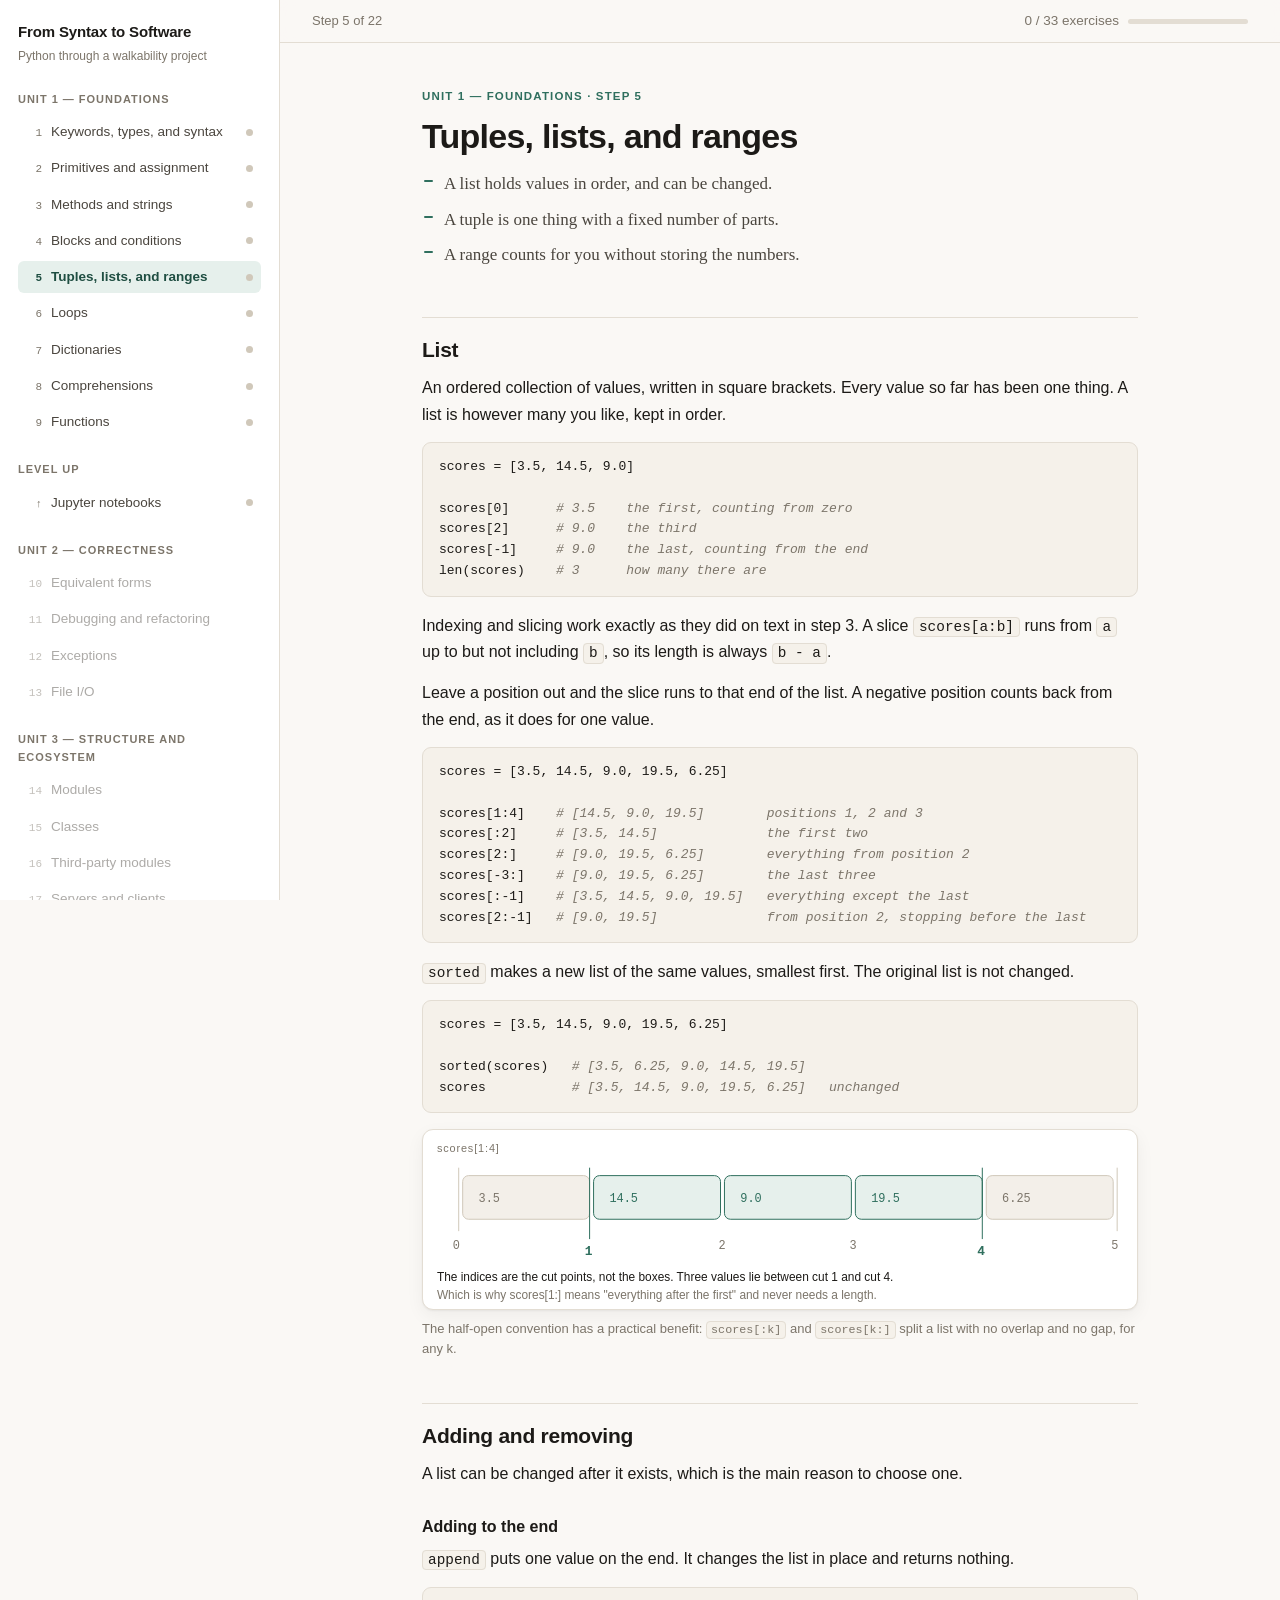
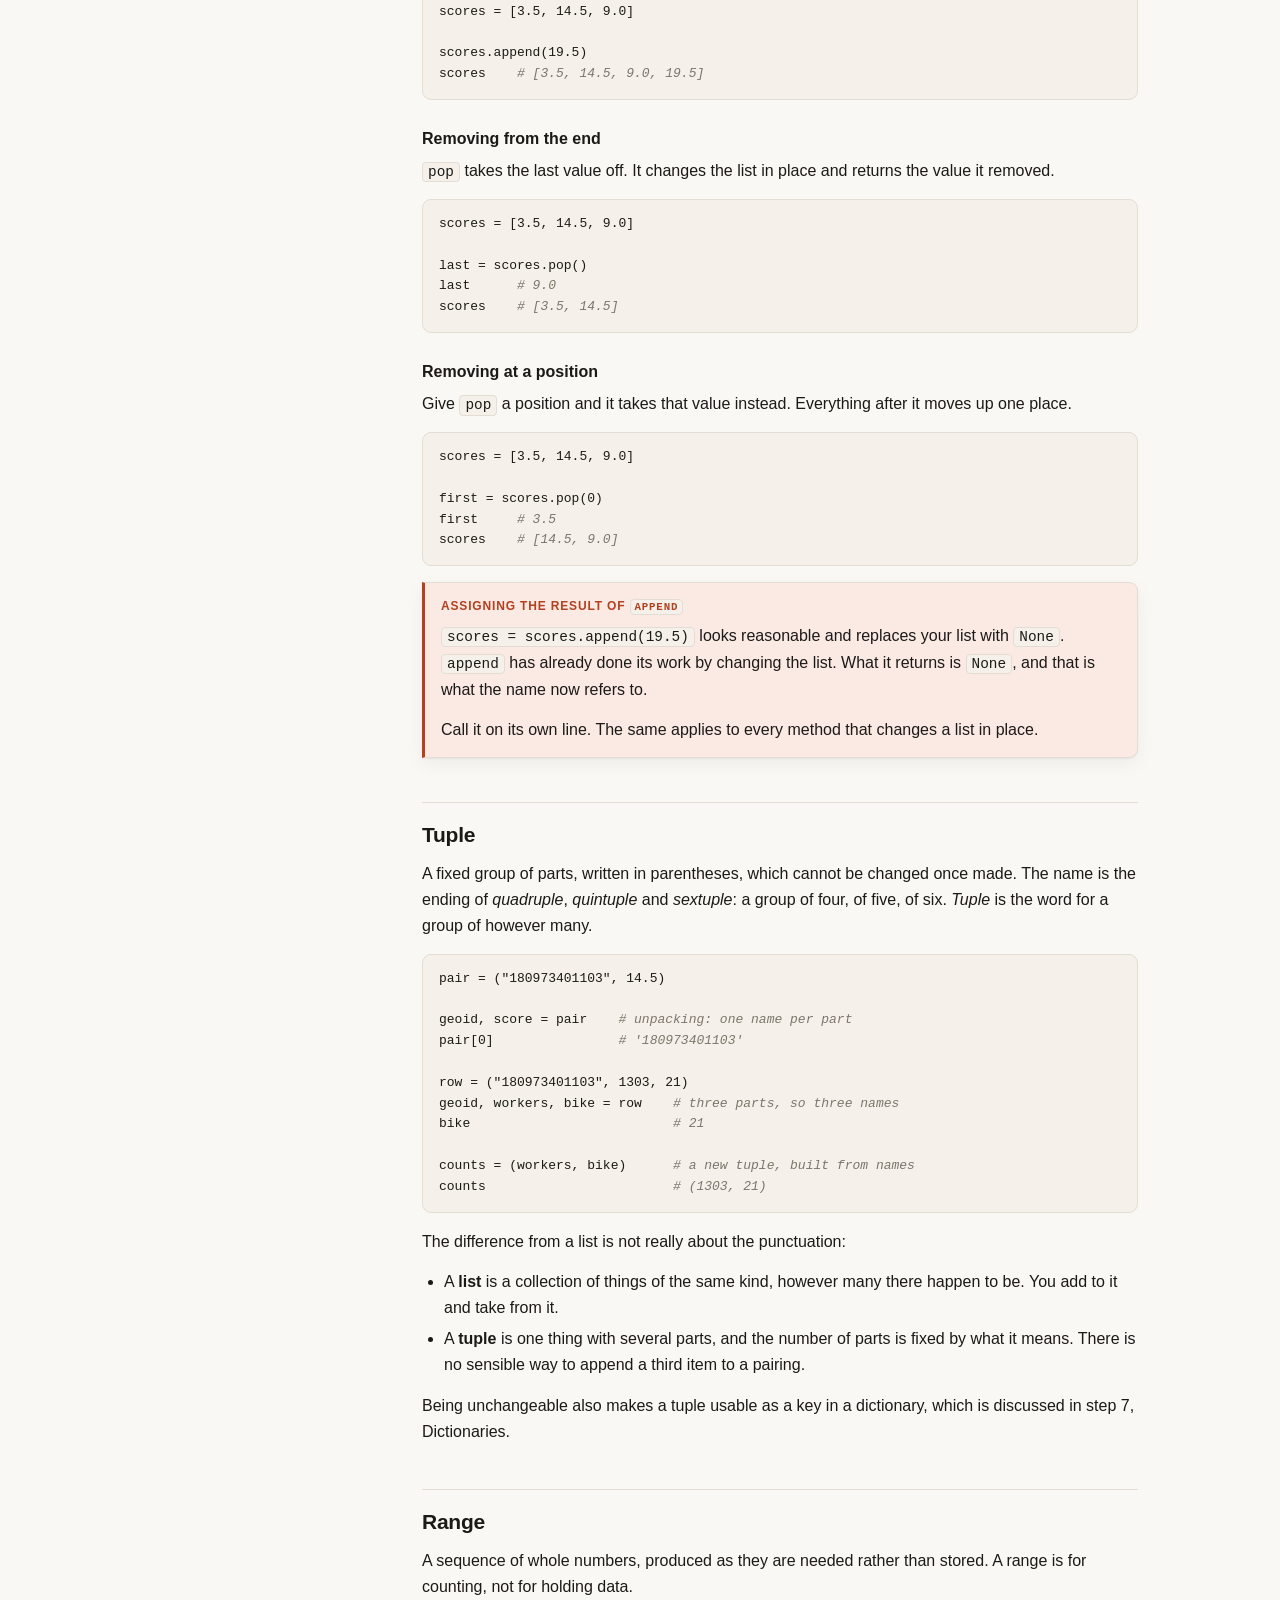
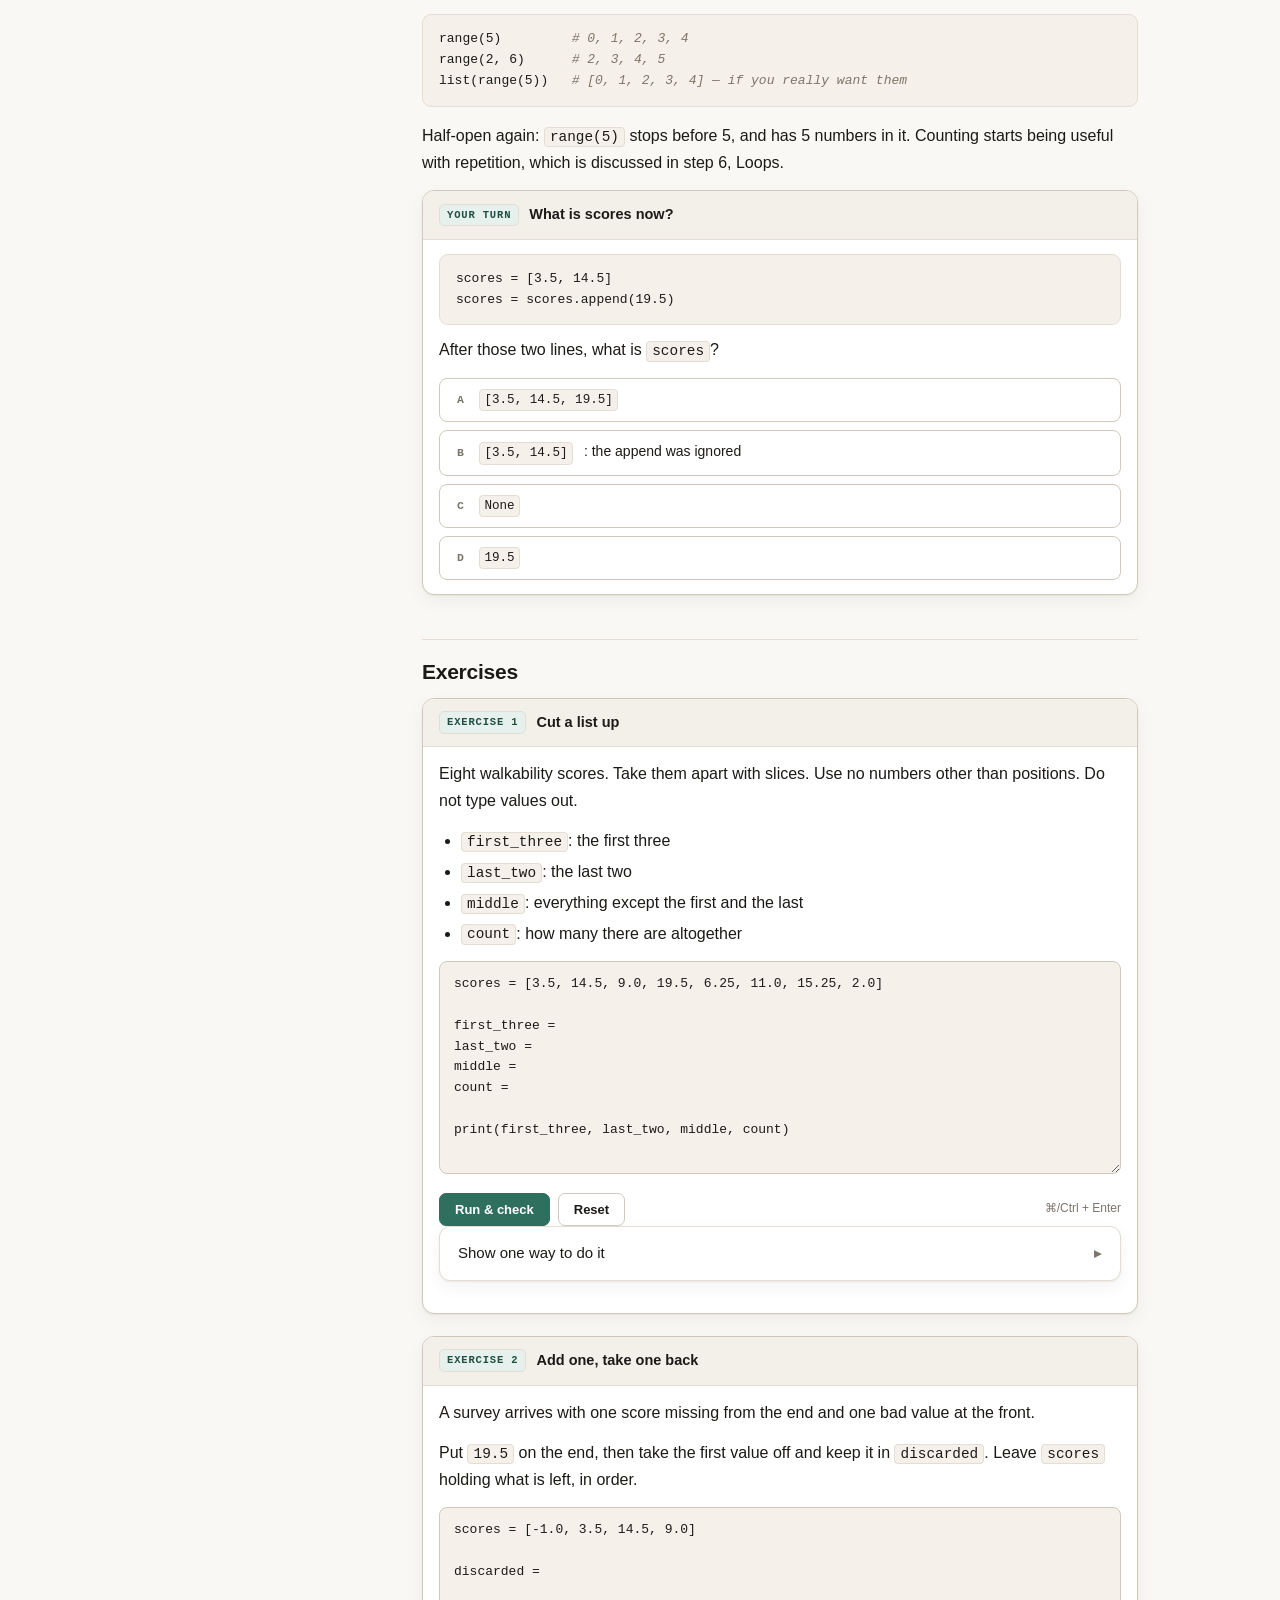
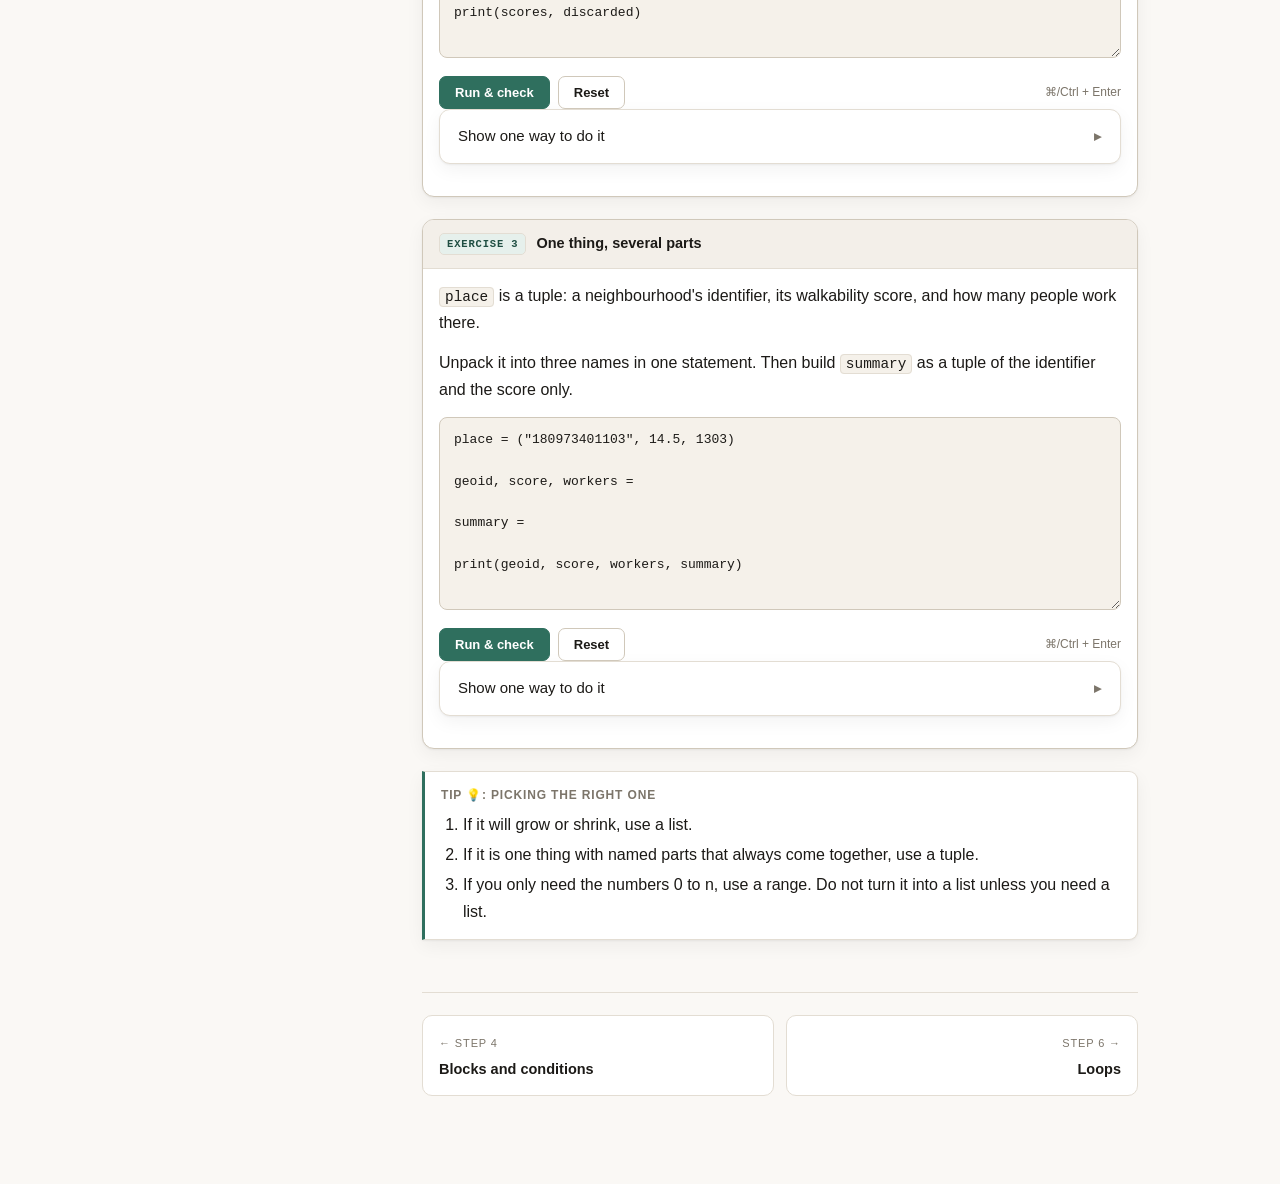
<file: steps/step-05.html>
<!doctype html>
<html lang="en">
<head>
<meta charset="utf-8">
<meta name="viewport" content="width=device-width,initial-scale=1">
<title>Step 5 — Tuples, lists, and ranges</title>
<link rel="stylesheet" href="../assets/course.css?v=05c68d00">
</head>
<body>
<div class="shell">
  <div id="sidebar"></div>
  <div class="main">
    <div id="topbar"></div>
    <div class="wrap">

      <p class="eyebrow">Unit 1 — Foundations · Step 5</p>
      <h1>Tuples, lists, and ranges</h1>
      <ul class="lede-points">
        <li>A list holds values in order, and can be changed.</li>
        <li>A tuple is one thing with a fixed number of parts.</li>
        <li>A range counts for you without storing the numbers.</li>
      </ul>

      <h2>List</h2>
      <p>An ordered collection of values, written in square brackets. Every
      value so far has been one thing. A list is however many you like, kept in
      order.</p>
<pre>scores = [3.5, 14.5, 9.0]

scores[0]      <span class="c"># 3.5    the first, counting from zero</span>
scores[2]      <span class="c"># 9.0    the third</span>
scores[-1]     <span class="c"># 9.0    the last, counting from the end</span>
len(scores)    <span class="c"># 3      how many there are</span></pre>
      <p>Indexing and slicing work exactly as they did on text in step 3. A
      slice <code>scores[a:b]</code> runs from <code>a</code> up to but not
      including <code>b</code>, so its length is always <code>b - a</code>.</p>
      <p>Leave a position out and the slice runs to that end of the list. A
      negative position counts back from the end, as it does for one
      value.</p>
<pre>scores = [3.5, 14.5, 9.0, 19.5, 6.25]

scores[1:4]    <span class="c"># [14.5, 9.0, 19.5]        positions 1, 2 and 3</span>
scores[:2]     <span class="c"># [3.5, 14.5]              the first two</span>
scores[2:]     <span class="c"># [9.0, 19.5, 6.25]        everything from position 2</span>
scores[-3:]    <span class="c"># [9.0, 19.5, 6.25]        the last three</span>
scores[:-1]    <span class="c"># [3.5, 14.5, 9.0, 19.5]   everything except the last</span>
scores[2:-1]   <span class="c"># [9.0, 19.5]              from position 2, stopping before the last</span></pre>
      <p><code>sorted</code> makes a new list of the same values, smallest
      first. The original list is not changed.</p>
<pre>scores = [3.5, 14.5, 9.0, 19.5, 6.25]

sorted(scores)   <span class="c"># [3.5, 6.25, 9.0, 14.5, 19.5]</span>
scores           <span class="c"># [3.5, 14.5, 9.0, 19.5, 6.25]   unchanged</span></pre>

      <figure>
        <svg viewBox="0 0 720 180" role="img" aria-label="Slice indices sit between list elements, not on them.">
          <text x="14" y="22" class="svg-muted" style="font-size:11px; letter-spacing:.08em">scores[1:4]</text>
          <g>
            <rect class="svg-box" x="40" y="46" width="128" height="44" rx="6"/>
            <text x="56" y="73" class="svg-muted mono" style="font-size:12px">3.5</text>
            <rect x="172" y="46" width="128" height="44" rx="6" fill="var(--accent-wash)" stroke="var(--accent)"/>
            <text x="188" y="73" class="svg-accent mono" style="font-size:12px">14.5</text>
            <rect x="304" y="46" width="128" height="44" rx="6" fill="var(--accent-wash)" stroke="var(--accent)"/>
            <text x="320" y="73" class="svg-accent mono" style="font-size:12px">9.0</text>
            <rect x="436" y="46" width="128" height="44" rx="6" fill="var(--accent-wash)" stroke="var(--accent)"/>
            <text x="452" y="73" class="svg-accent mono" style="font-size:12px">19.5</text>
            <rect class="svg-box" x="568" y="46" width="128" height="44" rx="6"/>
            <text x="584" y="73" class="svg-muted mono" style="font-size:12px">6.25</text>
          </g>
          <g class="svg-muted">
            <line x1="36" y1="38" x2="36" y2="102" class="svg-line"/>
            <line x1="168" y1="38" x2="168" y2="110" stroke="var(--accent)" fill="none"/>
            <line x1="564" y1="38" x2="564" y2="110" stroke="var(--accent)" fill="none"/>
            <line x1="700" y1="38" x2="700" y2="102" class="svg-line"/>
            <text x="30" y="120" class="svg-muted mono" style="font-size:12px">0</text>
            <text x="163" y="126" class="svg-accent mono" style="font-size:13px; font-weight:700">1</text>
            <text x="298" y="120" class="svg-muted mono" style="font-size:12px">2</text>
            <text x="430" y="120" class="svg-muted mono" style="font-size:12px">3</text>
            <text x="559" y="126" class="svg-accent mono" style="font-size:13px; font-weight:700">4</text>
            <text x="694" y="120" class="svg-muted mono" style="font-size:12px">5</text>
          </g>
          <text x="14" y="152" class="svg-ink" style="font-size:12px">The indices are the cut points, not the boxes. Three values lie between cut 1 and cut 4.</text>
          <text x="14" y="170" class="svg-muted" style="font-size:12px">Which is why scores[1:] means "everything after the first" and never needs a length.</text>
        </svg>
        <figcaption>The half-open convention has a practical benefit:
        <code>scores[:k]</code> and <code>scores[k:]</code> split a list with no
        overlap and no gap, for any k.</figcaption>
      </figure>

      <h2>Adding and removing</h2>
      <p>A list can be changed after it exists, which is the main reason to
      choose one.</p>

      <h3>Adding to the end</h3>
      <p><code>append</code> puts one value on the end. It changes the list in
      place and returns nothing.</p>
<pre>scores = [3.5, 14.5, 9.0]

scores.append(19.5)
scores    <span class="c"># [3.5, 14.5, 9.0, 19.5]</span></pre>

      <h3>Removing from the end</h3>
      <p><code>pop</code> takes the last value off. It changes the list in
      place and returns the value it removed.</p>
<pre>scores = [3.5, 14.5, 9.0]

last = scores.pop()
last      <span class="c"># 9.0</span>
scores    <span class="c"># [3.5, 14.5]</span></pre>

      <h3>Removing at a position</h3>
      <p>Give <code>pop</code> a position and it takes that value instead.
      Everything after it moves up one place.</p>
<pre>scores = [3.5, 14.5, 9.0]

first = scores.pop(0)
first     <span class="c"># 3.5</span>
scores    <span class="c"># [14.5, 9.0]</span></pre>

      <div class="note trap">
        <h4>Assigning the result of <code>append</code></h4>
        <p><code>scores = scores.append(19.5)</code> looks reasonable and
        replaces your list with <code>None</code>. <code>append</code> has already done its work by
        changing the list. What it returns is <code>None</code>, and that is
        what the name now refers to.</p>
        <p style="margin-bottom:0">Call it on its own line. The same applies to
        every method that changes a list in place.</p>
      </div>

      <h2>Tuple</h2>
      <p>A fixed group of parts, written in parentheses, which cannot be
      changed once made. The name is the ending of <em>quadruple</em>,
      <em>quintuple</em> and <em>sextuple</em>: a group of four, of five, of
      six. <em>Tuple</em> is the word for a group of however many.</p>
<pre>pair = ("180973401103", 14.5)

geoid, score = pair    <span class="c"># unpacking: one name per part</span>
pair[0]                <span class="c"># '180973401103'</span>

row = ("180973401103", 1303, 21)
geoid, workers, bike = row    <span class="c"># three parts, so three names</span>
bike                          <span class="c"># 21</span>

counts = (workers, bike)      <span class="c"># a new tuple, built from names</span>
counts                        <span class="c"># (1303, 21)</span></pre>
      <p>The difference from a list is not really about the punctuation:</p>
      <ul>
        <li>A <b>list</b> is a collection of things of the same kind, however
        many there happen to be. You add to it and take from it.</li>
        <li>A <b>tuple</b> is one thing with several parts, and the number of
        parts is fixed by what it means. There is no sensible way to append a
        third item to a pairing.</li>
      </ul>
      <p>Being unchangeable also makes a tuple usable as a key in a
      dictionary, which is discussed in step 7, Dictionaries.</p>

      <h2>Range</h2>
      <p>A sequence of whole numbers, produced as they are needed rather than
      stored. A range is for counting, not for holding data.</p>
<pre>range(5)         <span class="c"># 0, 1, 2, 3, 4</span>
range(2, 6)      <span class="c"># 2, 3, 4, 5</span>
list(range(5))   <span class="c"># [0, 1, 2, 3, 4] — if you really want them</span></pre>
      <p>Half-open again: <code>range(5)</code> stops before 5, and has 5
      numbers in it. Counting starts being useful with repetition, which is
      discussed in step 6, Loops.</p>

      <div id="q1"></div>

      <h2>Exercises</h2>

      <div id="ex1"></div>
      <div id="ex2"></div>
      <div id="ex3"></div>

      <div class="note">
        <h4>Tip 💡: picking the right one</h4>
        <ol>
          <li>If it will grow or shrink, use a list.</li>
          <li>If it is one thing with named parts that always come together,
          use a tuple.</li>
          <li>If you only need the numbers 0 to n, use a range. Do not turn
          it into a list unless you need a list.</li>
        </ol>
      </div>

      <div id="pager"></div>
    </div>
  </div>
</div>

<script src="../assets/nav.js?v=93ed378f"></script>
<script src="../assets/runner.js?v=277a066f"></script>
<script>
COURSE.quiz("q1", {
  id: "s05-append", tag: "Your turn", title: "What is scores now?",
  retry: "Not that one. Ask what append returns, not what it does.",
  question:
    "<pre>scores = [3.5, 14.5]\nscores = scores.append(19.5)</pre>" +
    "<p>After those two lines, what is <code>scores</code>?</p>",
  options: [
    { html: "<code>[3.5, 14.5, 19.5]</code>" },
    { html: "<code>[3.5, 14.5]</code>: the append was ignored" },
    { html: "<code>None</code>", correct: true,
      why: "<code>append</code> added 19.5 to the list, then returned " +
           "nothing. After the assignment, <code>scores</code> refers to " +
           "<code>None</code> and no name refers to the list." },
    { html: "<code>19.5</code>" }
  ],
  why:
    "<p>The list really was extended. The mistake is assigning the result, " +
    "because a method that changes a list in place returns " +
    "<code>None</code>. Write <code>scores.append(19.5)</code> on its own line.</p>"
});
</script>
<script>
COURSE.exercise("ex1", {
  id: "s05-split", tag: "Exercise 1", title: "Cut a list up",
  prompt:
    "<p>Eight walkability scores. Take them apart with slices. Use no numbers " +
    "other than positions. Do not type values out.</p>" +
    "<ul><li><code>first_three</code>: the first three</li>" +
    "<li><code>last_two</code>: the last two</li>" +
    "<li><code>middle</code>: everything except the first and the last</li>" +
    "<li><code>count</code>: how many there are altogether</li></ul>",
  starter:
    "scores = [3.5, 14.5, 9.0, 19.5, 6.25, 11.0, 15.25, 2.0]\n\n" +
    "first_three = \n" +
    "last_two = \n" +
    "middle = \n" +
    "count = \n\n" +
    "print(first_three, last_two, middle, count)",
  checks: [
    { label: "first_three is the first three",
      code: "expect(expect_defined(globals(), 'first_three'), [3.5, 14.5, 9.0])" },
    { label: "last_two is the last two",
      code: "expect(expect_defined(globals(), 'last_two'), [15.25, 2.0])" },
    { label: "middle drops one from each end",
      code: "expect(expect_defined(globals(), 'middle'), [14.5, 9.0, 19.5, 6.25, 11.0, 15.25])" },
    { label: "count is the length",
      code: "expect(expect_defined(globals(), 'count'), 8)" },
    { label: "scores itself was left alone",
      code: "expect(scores, [3.5, 14.5, 9.0, 19.5, 6.25, 11.0, 15.25, 2.0])" },
    { label: "the slices were taken, not typed out",
      code: ("code_only = '\\n'.join(l.split('#')[0] for l in __source__.splitlines())\n"
           + "typed = code_only.replace('[3.5, 14.5, 9.0, 19.5, 6.25, 11.0, 15.25, 2.0]', '')\n"
           + "if '14.5' in typed or '15.25' in typed:\n"
           + "    raise CheckFailed('values are written out rather than sliced')") }
  ],
  solution:
    "scores = [3.5, 14.5, 9.0, 19.5, 6.25, 11.0, 15.25, 2.0]\n\n" +
    "first_three = scores[:3]\n" +
    "last_two = scores[-2:]\n" +
    "middle = scores[1:-1]\n" +
    "count = len(scores)\n\n" +
    "print(first_three, last_two, middle, count)\n\n" +
    "# Leaving an end off a slice means 'all the way'. Negative positions count\n" +
    "# back from the end, so [1:-1] is 'drop one from each side' whatever the\n" +
    "# length turns out to be."
});

COURSE.exercise("ex2", {
  id: "s05-sort", tag: "Exercise 2", title: "Add one, take one back",
  prompt:
    "<p>A survey arrives with one score missing from the end and one bad value " +
    "at the front.</p>" +
    "<p>Put <code>19.5</code> on the end, then take the first value off and " +
    "keep it in <code>discarded</code>. Leave <code>scores</code> holding what " +
    "is left, in order.</p>",
  starter:
    "scores = [-1.0, 3.5, 14.5, 9.0]\n\n" +
    "discarded = \n\n" +
    "print(scores, discarded)",
  checks: [
    { label: "19.5 was added to the end",
      code: "expect(expect_defined(globals(), 'scores')[-1], 19.5)" },
    { label: "the bad value came off the front",
      code: "expect(scores, [3.5, 14.5, 9.0, 19.5])" },
    { label: "discarded holds what was removed",
      code: "expect_close(expect_defined(globals(), 'discarded'), -1.0, 1e-12)" },
    { label: "the list was changed in place, not reassigned from a method",
      code: ("code_only = '\\n'.join(l.split('#')[0] for l in __source__.splitlines())\n"
           + "if 'scores = scores.' in code_only:\n"
           + "    raise CheckFailed('assigning the result of append replaces the list with None')") }
  ],
  solution:
    "scores = [-1.0, 3.5, 14.5, 9.0]\n\n" +
    "scores.append(19.5)\n" +
    "discarded = scores.pop(0)\n\n" +
    "print(scores, discarded)\n\n" +
    "# append returns nothing, so it goes on its own line. pop returns\n" +
    "# the value it removed, so that one is worth assigning."
});

COURSE.exercise("ex3", {
  id: "s05-unpack", tag: "Exercise 3", title: "One thing, several parts",
  prompt:
    "<p><code>place</code> is a tuple: a neighbourhood's identifier, its " +
    "walkability score, and how many people work there.</p>" +
    "<p>Unpack it into three names in one statement. Then build " +
    "<code>summary</code> as a tuple of the identifier and the score only.</p>",
  starter:
    'place = ("180973401103", 14.5, 1303)\n' + "\n" +
    "geoid, score, workers = \n\nsummary = \n\nprint(geoid, score, workers, summary)",
  checks: [
    { label: "geoid is the identifier, still text",
      code: "expect(expect_defined(globals(), 'geoid'), '180973401103')" },
    { label: "score is the walkability score",
      code: "expect_close(expect_defined(globals(), 'score'), 14.5, 1e-12)" },
    { label: "workers is the count",
      code: "expect(expect_defined(globals(), 'workers'), 1303)" },
    { label: "summary is a tuple of the first two",
      code: "expect_type(expect_defined(globals(), 'summary'), tuple)\nexpect(summary, ('180973401103', 14.5))" },
    { label: "the parts were unpacked rather than indexed one at a time",
      code: ("if '= place' not in __source__.replace('  ', ' '):\n"
           + "    raise CheckFailed('unpack the whole tuple in one statement')") }
  ],
  solution:
    'place = ("180973401103", 14.5, 1303)\n' + "\n" +
    "geoid, score, workers = place\n\n" +
    "summary = (geoid, score)\n\n" +
    "print(geoid, score, workers, summary)\n\n" +
    "# Three names on the left, one tuple on the right, and Python matches them\n" +
    "# up by position. It is an error if the counts do not agree. That is\n" +
    "# useful: a pairing that gains a third part raises an error, not a wrong answer."
});
</script>
</body>
</html>
</file>
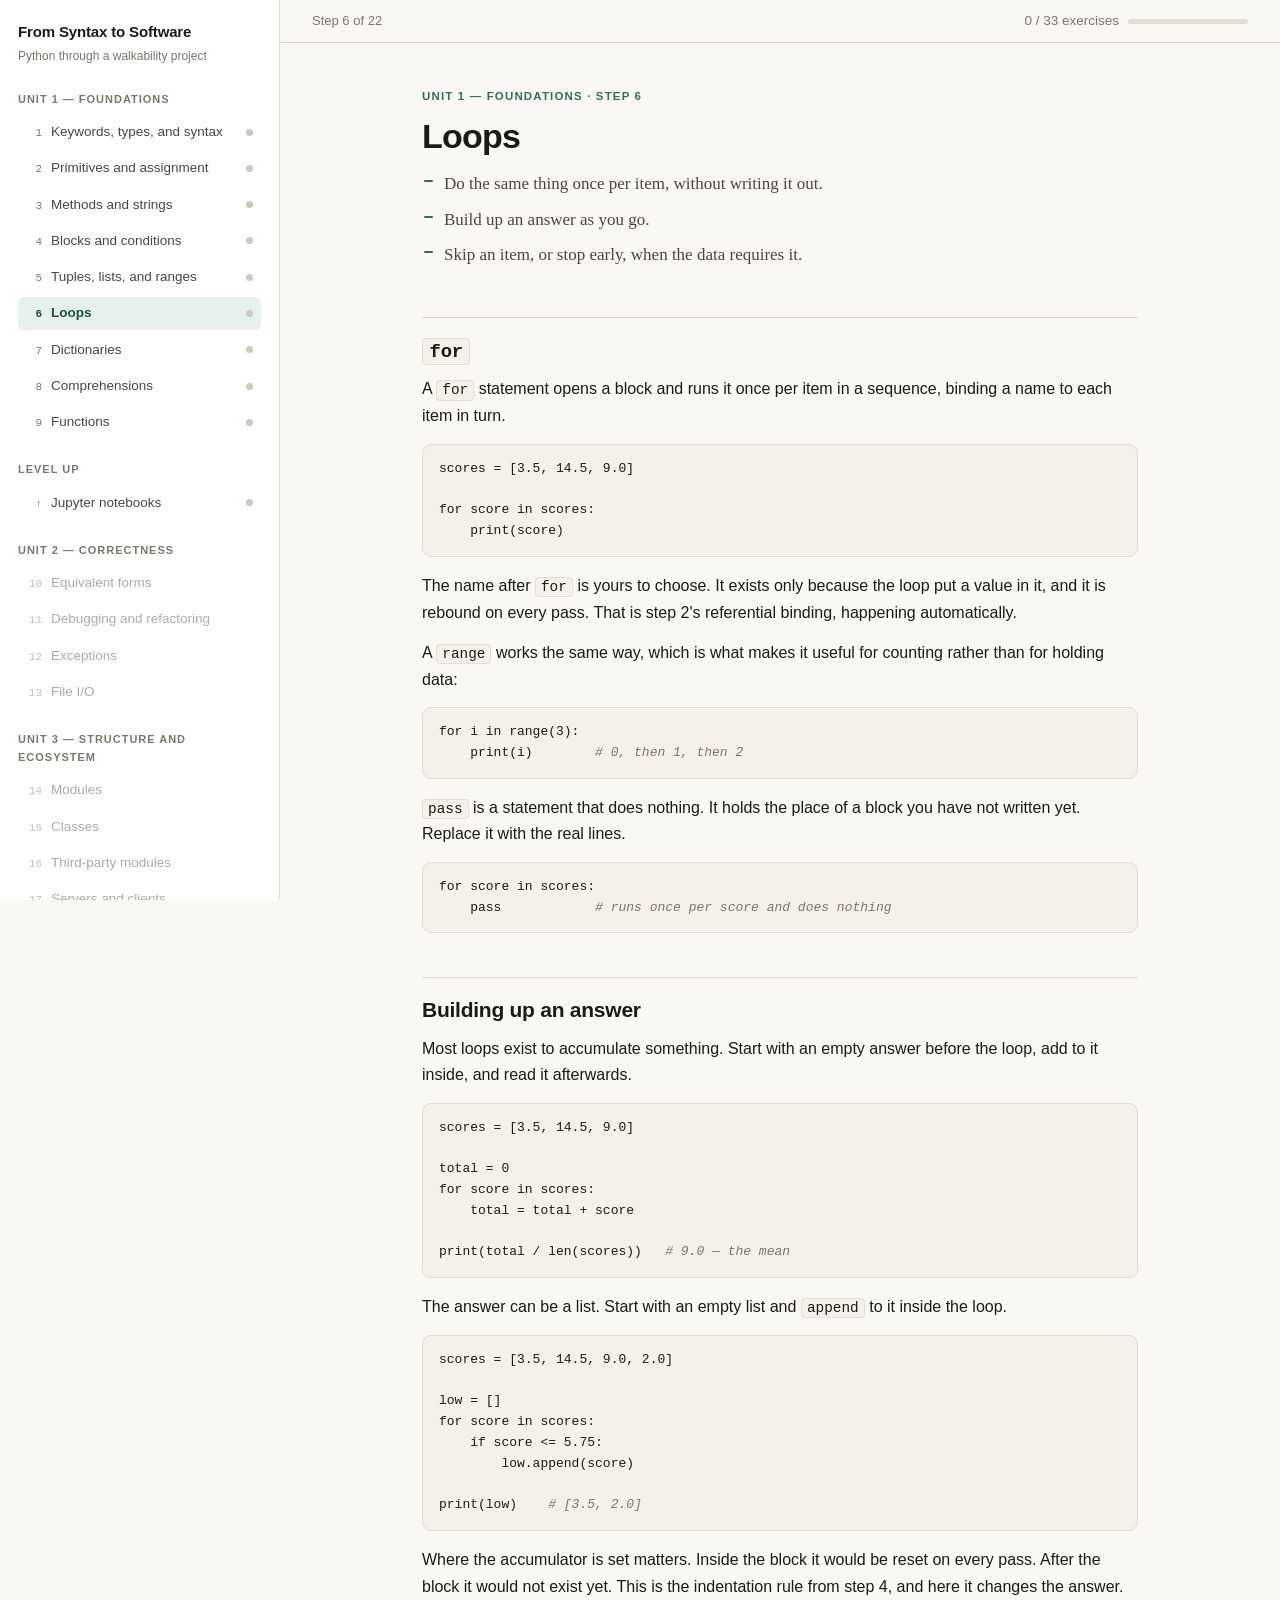
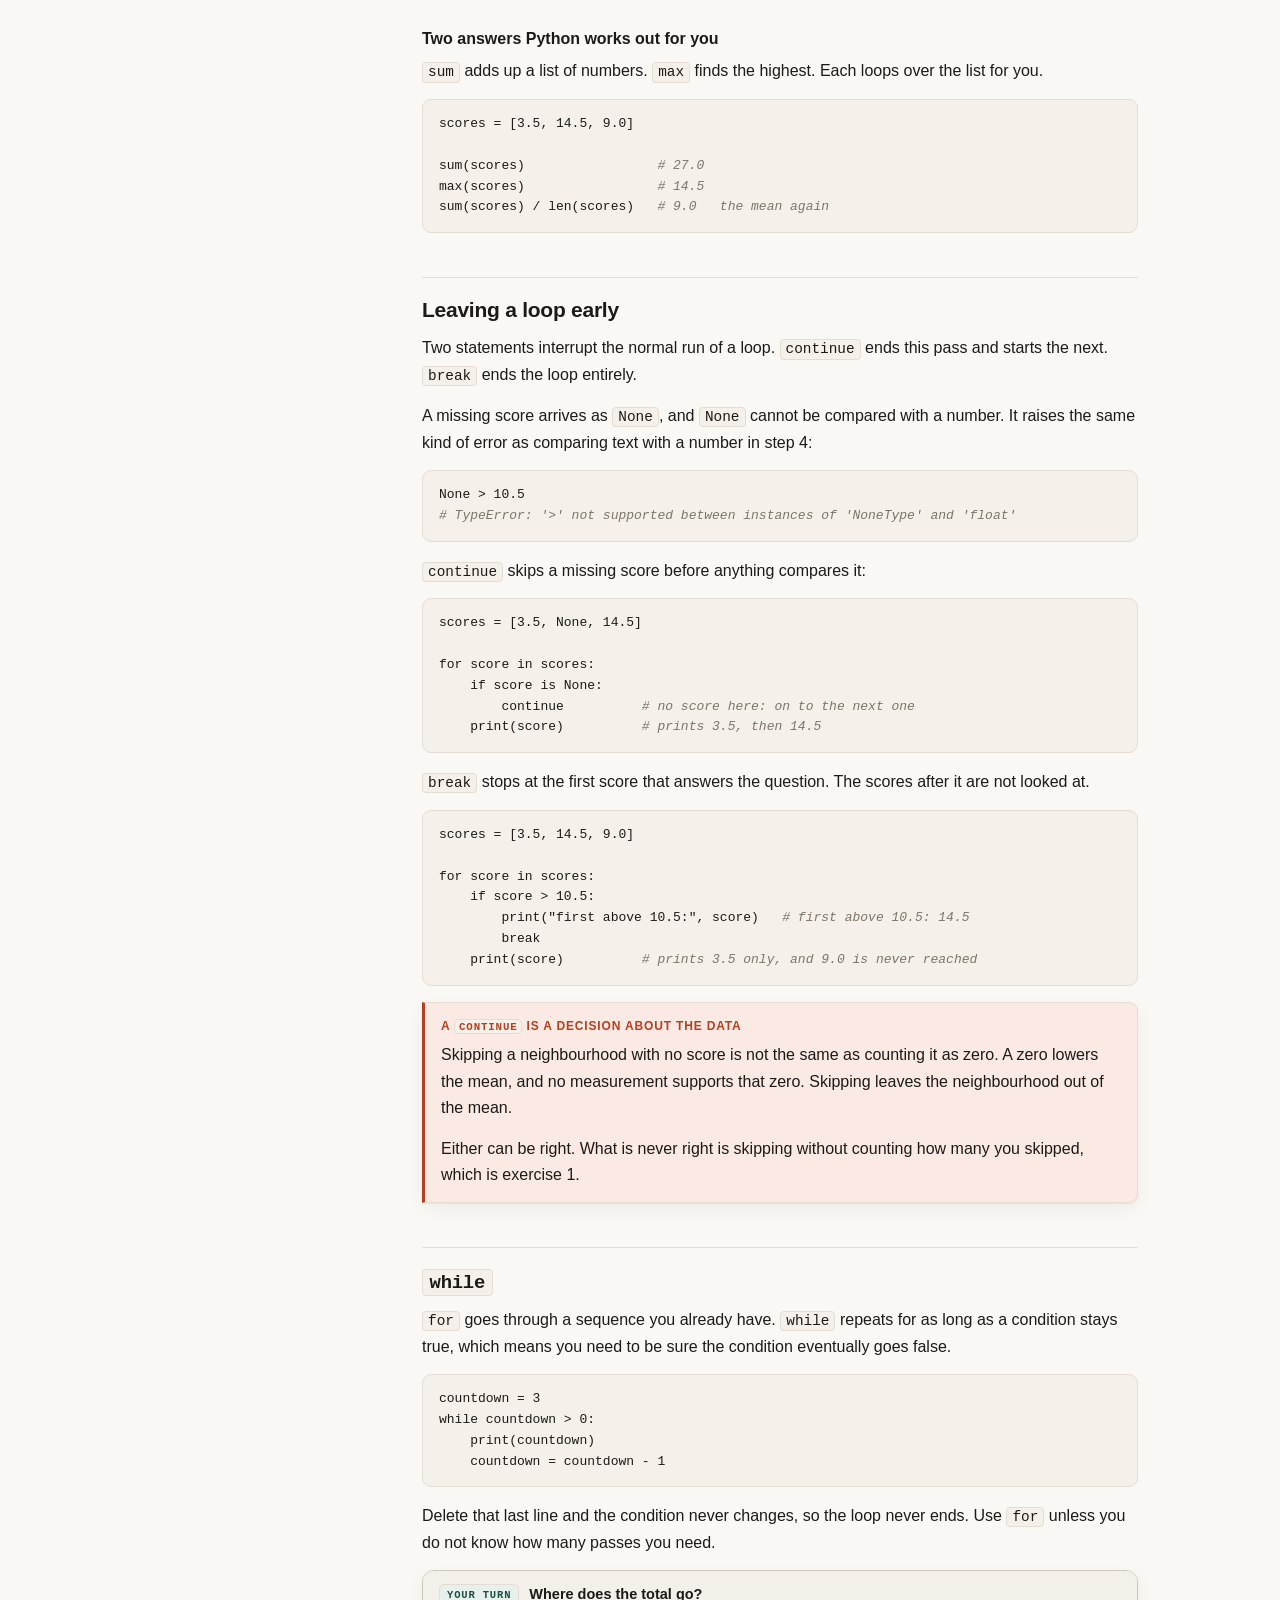
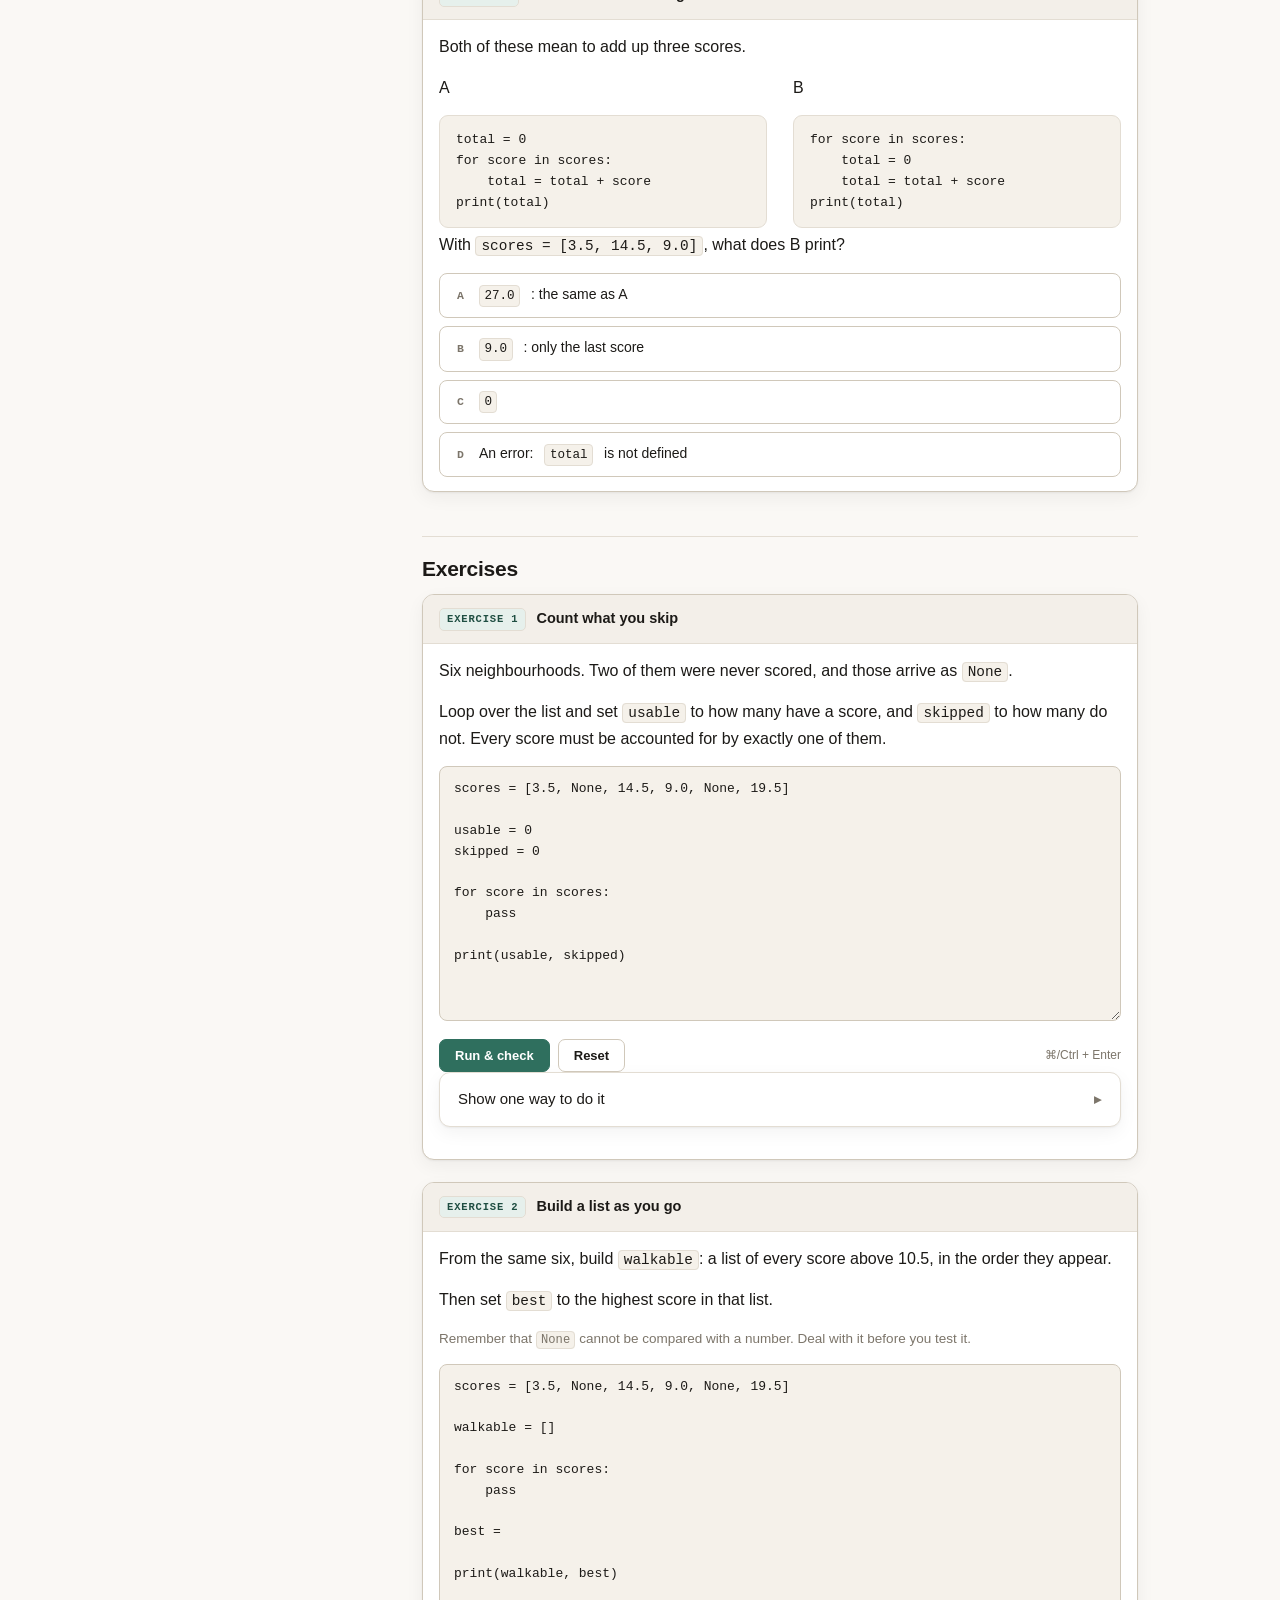
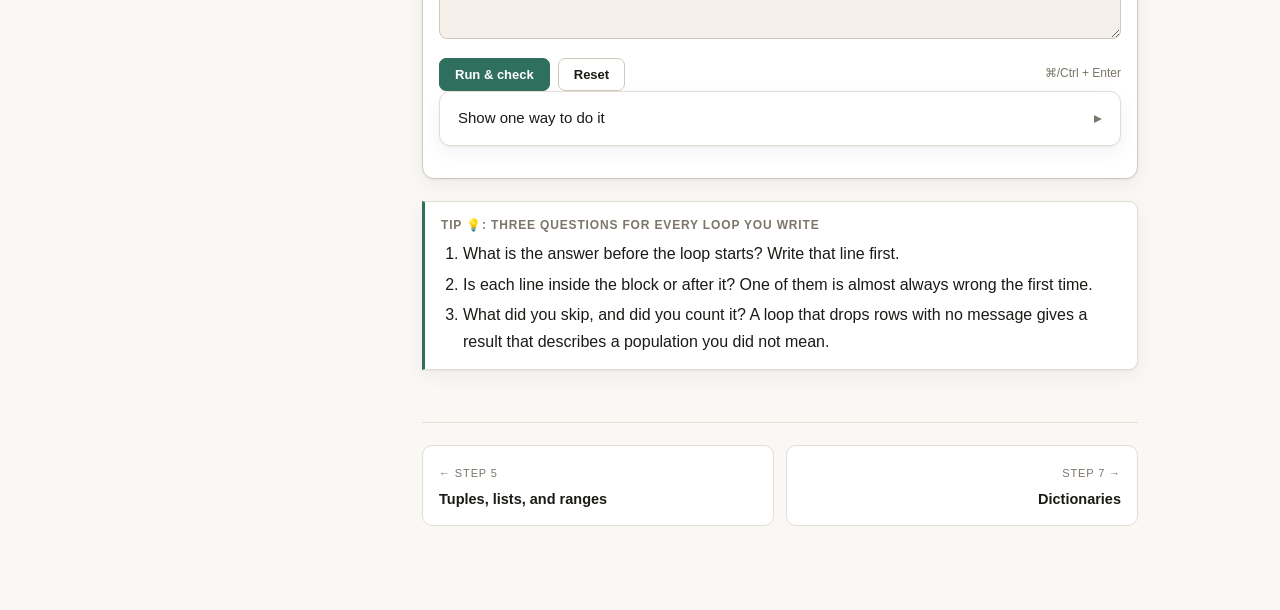
<file: steps/step-06.html>
<!doctype html>
<html lang="en">
<head>
<meta charset="utf-8">
<meta name="viewport" content="width=device-width,initial-scale=1">
<title>Step 6 — Loops</title>
<link rel="stylesheet" href="../assets/course.css?v=05c68d00">
</head>
<body>
<div class="shell">
  <div id="sidebar"></div>
  <div class="main">
    <div id="topbar"></div>
    <div class="wrap">

      <p class="eyebrow">Unit 1 — Foundations · Step 6</p>
      <h1>Loops</h1>
      <ul class="lede-points">
        <li>Do the same thing once per item, without writing it out.</li>
        <li>Build up an answer as you go.</li>
        <li>Skip an item, or stop early, when the data requires it.</li>
      </ul>

      <h2><code>for</code></h2>
      <p>A <code>for</code> statement opens a block and runs it once per item
      in a sequence, binding a name to each item in turn.</p>
<pre>scores = [3.5, 14.5, 9.0]

for score in scores:
    print(score)</pre>
      <p>The name after <code>for</code> is yours to choose. It exists only
      because the loop put a value in it, and it is rebound on every pass.
      That is step 2's referential binding, happening automatically.</p>
      <p>A <code>range</code> works the same way, which is what makes it useful
      for counting rather than for holding data:</p>
<pre>for i in range(3):
    print(i)        <span class="c"># 0, then 1, then 2</span></pre>
      <p><code>pass</code> is a statement that does nothing. It holds the
      place of a block you have not written yet. Replace it with the real
      lines.</p>
<pre>for score in scores:
    pass            <span class="c"># runs once per score and does nothing</span></pre>

      <h2>Building up an answer</h2>
      <p>Most loops exist to accumulate something. Start with an empty answer
      before the loop, add to it inside, and read it afterwards.</p>
<pre>scores = [3.5, 14.5, 9.0]

total = 0
for score in scores:
    total = total + score

print(total / len(scores))   <span class="c"># 9.0 — the mean</span></pre>
      <p>The answer can be a list. Start with an empty list and
      <code>append</code> to it inside the loop.</p>
<pre>scores = [3.5, 14.5, 9.0, 2.0]

low = []
for score in scores:
    if score &lt;= 5.75:
        low.append(score)

print(low)    <span class="c"># [3.5, 2.0]</span></pre>
      <p>Where the accumulator is set matters. Inside the block it would be
      reset on every pass. After the block it would not exist yet. This is the
      indentation rule from step 4, and here it changes the answer.</p>

      <h3>Two answers Python works out for you</h3>
      <p><code>sum</code> adds up a list of numbers. <code>max</code> finds
      the highest. Each loops over the list for you.</p>
<pre>scores = [3.5, 14.5, 9.0]

sum(scores)                 <span class="c"># 27.0</span>
max(scores)                 <span class="c"># 14.5</span>
sum(scores) / len(scores)   <span class="c"># 9.0   the mean again</span></pre>

      <h2>Leaving a loop early</h2>
      <p>Two statements interrupt the normal run of a loop.
      <code>continue</code> ends this pass and starts the next.
      <code>break</code> ends the loop entirely.</p>
      <p>A missing score arrives as <code>None</code>, and <code>None</code>
      cannot be compared with a number. It raises the same kind of error as
      comparing text with a number in step 4:</p>
<pre>None &gt; 10.5
<span class="c"># TypeError: '&gt;' not supported between instances of 'NoneType' and 'float'</span></pre>
      <p><code>continue</code> skips a missing score before anything compares
      it:</p>
<pre>scores = [3.5, None, 14.5]

for score in scores:
    if score is None:
        continue          <span class="c"># no score here: on to the next one</span>
    print(score)          <span class="c"># prints 3.5, then 14.5</span></pre>
      <p><code>break</code> stops at the first score that answers the
      question. The scores after it are not looked at.</p>
<pre>scores = [3.5, 14.5, 9.0]

for score in scores:
    if score &gt; 10.5:
        print("first above 10.5:", score)   <span class="c"># first above 10.5: 14.5</span>
        break
    print(score)          <span class="c"># prints 3.5 only, and 9.0 is never reached</span></pre>
      <div class="note trap">
        <h4>A <code>continue</code> is a decision about the data</h4>
        <p>Skipping a neighbourhood with no score is not the same as counting
        it as zero. A zero lowers the mean, and no measurement supports that
        zero. Skipping leaves the neighbourhood out of the mean.</p>
        <p style="margin-bottom:0">Either can be right. What is never right is
        skipping without counting how many you skipped, which is exercise 1.</p>
      </div>

      <h2><code>while</code></h2>
      <p><code>for</code> goes through a sequence you already have.
      <code>while</code> repeats for as long as a condition stays true, which
      means you need to be sure the condition eventually goes false.</p>
<pre>countdown = 3
while countdown &gt; 0:
    print(countdown)
    countdown = countdown - 1</pre>
      <p>Delete that last line and the condition never changes, so the loop
      never ends. Use <code>for</code> unless you do not know how many passes
      you need.</p>

      <div id="q1"></div>

      <h2>Exercises</h2>

      <div id="ex1"></div>
      <div id="ex2"></div>

      <div class="note">
        <h4>Tip 💡: three questions for every loop you write</h4>
        <ol>
          <li>What is the answer before the loop starts? Write that line
          first.</li>
          <li>Is each line inside the block or after it? One of them is almost
          always wrong the first time.</li>
          <li>What did you skip, and did you count it? A loop that drops rows
          with no message gives a result that describes a population you did
          not mean.</li>
        </ol>
      </div>

      <div id="pager"></div>
    </div>
  </div>
</div>

<script src="../assets/nav.js?v=93ed378f"></script>
<script src="../assets/runner.js?v=277a066f"></script>
<script>
COURSE.quiz("q1", {
  id: "s06-placement", tag: "Your turn", title: "Where does the total go?",
  retry: "Not that one. Look at which lines are inside the block.",
  question:
    "<p>Both of these mean to add up three scores.</p>" +
    "<div class='quiz-cols'>" +
      "<div><p class='lab'>A</p><pre>total = 0\nfor score in scores:\n    total = total + score\nprint(total)</pre></div>" +
      "<div><p class='lab'>B</p><pre>for score in scores:\n    total = 0\n    total = total + score\nprint(total)</pre></div>" +
    "</div>" +
    "<p>With <code>scores = [3.5, 14.5, 9.0]</code>, what does B print?</p>",
  options: [
    { html: "<code>27.0</code>: the same as A" },
    { html: "<code>9.0</code>: only the last score", correct: true,
      why: "<code>total = 0</code> is inside the block, so it runs again on " +
           "every pass and sets the total back to 0. Only the score from the " +
           "final pass remains." },
    { html: "<code>0</code>" },
    { html: "An error: <code>total</code> is not defined" }
  ],
  why:
    "<p>Both are valid. B resets the answer once per item, so it reports the " +
    "last score rather than the total. The only difference is where the " +
    "accumulator is set.</p>"
});
</script>
<script>
COURSE.exercise("ex1", {
  id: "s06-count", tag: "Exercise 1", title: "Count what you skip",
  prompt:
    "<p>Six neighbourhoods. Two of them were never scored, and those arrive as " +
    "<code>None</code>.</p>" +
    "<p>Loop over the list and set <code>usable</code> to how many have a score, and " +
    "<code>skipped</code> to how many do not. Every score must be accounted " +
    "for by exactly one of them.</p>",
  starter:
    "scores = [3.5, None, 14.5, 9.0, None, 19.5]\n" + "\n" +
    "usable = 0\nskipped = 0\n\n" +
    "for score in scores:\n    pass\n\n" +
    "print(usable, skipped)\n",
  checks: [
    { label: "usable counts the scores that exist",
      code: "expect(expect_defined(globals(), 'usable'), 4)" },
    { label: "skipped counts the ones that do not",
      code: "expect(expect_defined(globals(), 'skipped'), 2)" },
    { label: "the two add up to every neighbourhood, so none is missing",
      code: "expect(usable + skipped, len(scores))" },
    { label: "the counters were not reset inside the loop",
      code: ("body = [l for l in __source__.splitlines() if l[:1].isspace()]\n"
           + "for l in body:\n"
           + "    if l.strip() in ('usable = 0', 'skipped = 0'):\n"
           + "        raise CheckFailed('%r is inside the loop, so it resets every pass' % l.strip())") }
  ],
  solution:
    "scores = [3.5, None, 14.5, 9.0, None, 19.5]\n" + "\n" +
    "usable = 0\nskipped = 0\n\n" +
    "for score in scores:\n" +
    "    if score is None:\n" +
    "        skipped = skipped + 1\n" +
    "        continue\n" +
    "    usable = usable + 1\n\n" +
    "print(usable, skipped)\n\n" +
    "# The check that they add up to len(scores) is the cheapest data audit\n" +
    "# there is. Run one every time you filter, and rows cannot disappear\n" +
    "# without you noticing."
});

COURSE.exercise("ex2", {
  id: "s06-collect", tag: "Exercise 2", title: "Build a list as you go",
  prompt:
    "<p>From the same six, build <code>walkable</code>: a list of every score " +
    "above 10.5, in the order they appear.</p>" +
    "<p>Then set <code>best</code> to the highest score in that list.</p>" +
    "<p class='small'>Remember that <code>None</code> cannot be compared with " +
    "a number. Deal with it before you test it.</p>",
  starter:
    "scores = [3.5, None, 14.5, 9.0, None, 19.5]\n" + "\n" +
    "walkable = []\n\n" +
    "for score in scores:\n    pass\n\n" +
    "best = \n\nprint(walkable, best)\n",
  checks: [
    { label: "walkable holds the scores above 10.5, in order",
      code: "expect(expect_defined(globals(), 'walkable'), [14.5, 19.5])" },
    { label: "the missing scores did not cause an error",
      code: "expect(None in walkable, False)" },
    { label: "best is the highest of them",
      code: "expect_close(expect_defined(globals(), 'best'), 19.5, 1e-12)" },
    { label: "best was worked out, not typed in",
      code: ("code_only = '\\n'.join(l.split('#')[0] for l in __source__.splitlines())\n"
           + "if '19.5' in code_only.split('scores =')[-1].split('\\n', 1)[-1]:\n"
           + "    raise CheckFailed('19.5 is written out rather than found')") }
  ],
  solution:
    "scores = [3.5, None, 14.5, 9.0, None, 19.5]\n" + "\n" +
    "walkable = []\n\n" +
    "for score in scores:\n" +
    "    if score is None:\n" +
    "        continue\n" +
    "    if score > 10.5:\n" +
    "        walkable.append(score)\n\n" +
    "best = max(walkable)\n\n" +
    "print(walkable, best)\n\n" +
    "# The None check has to come first. 'score > 10.5' on a None raises a\n" +
    "# TypeError, the same kind step 4 showed when text was compared with a number."
});
</script>
</body>
</html>
</file>
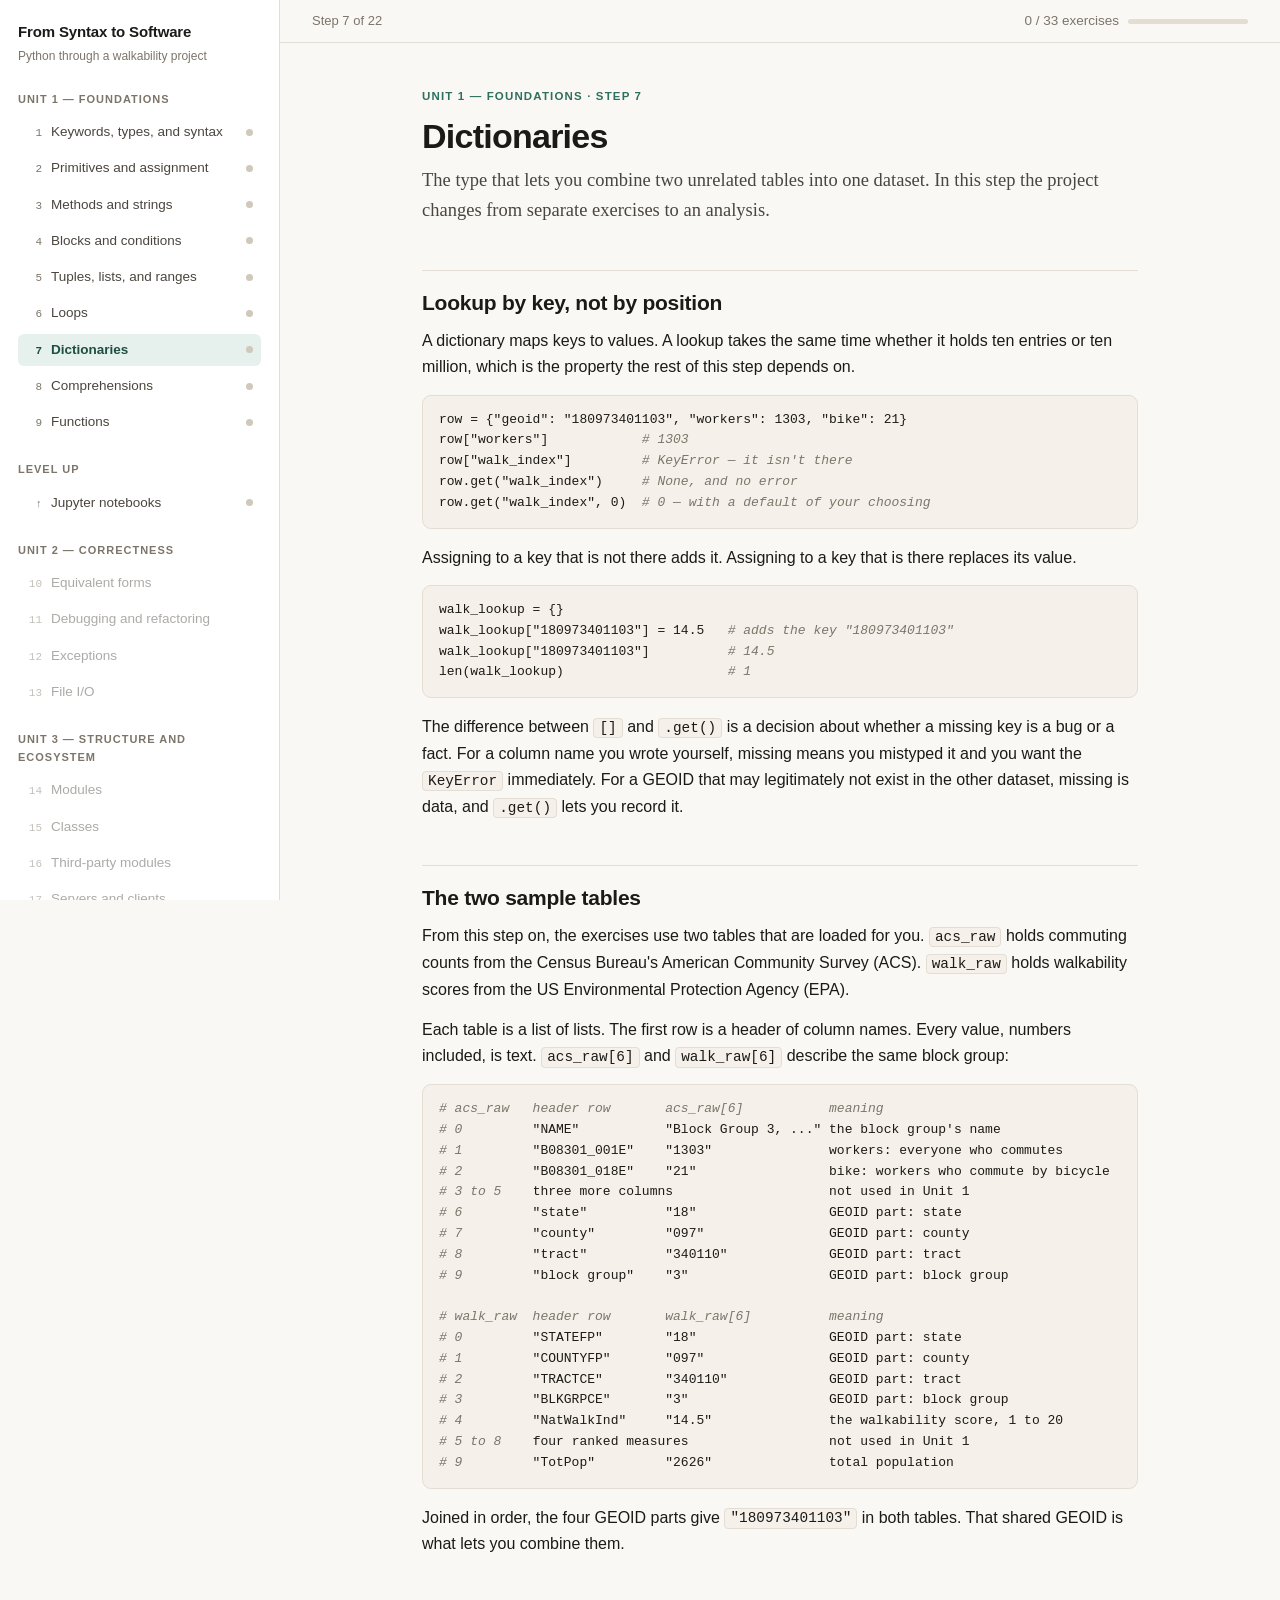
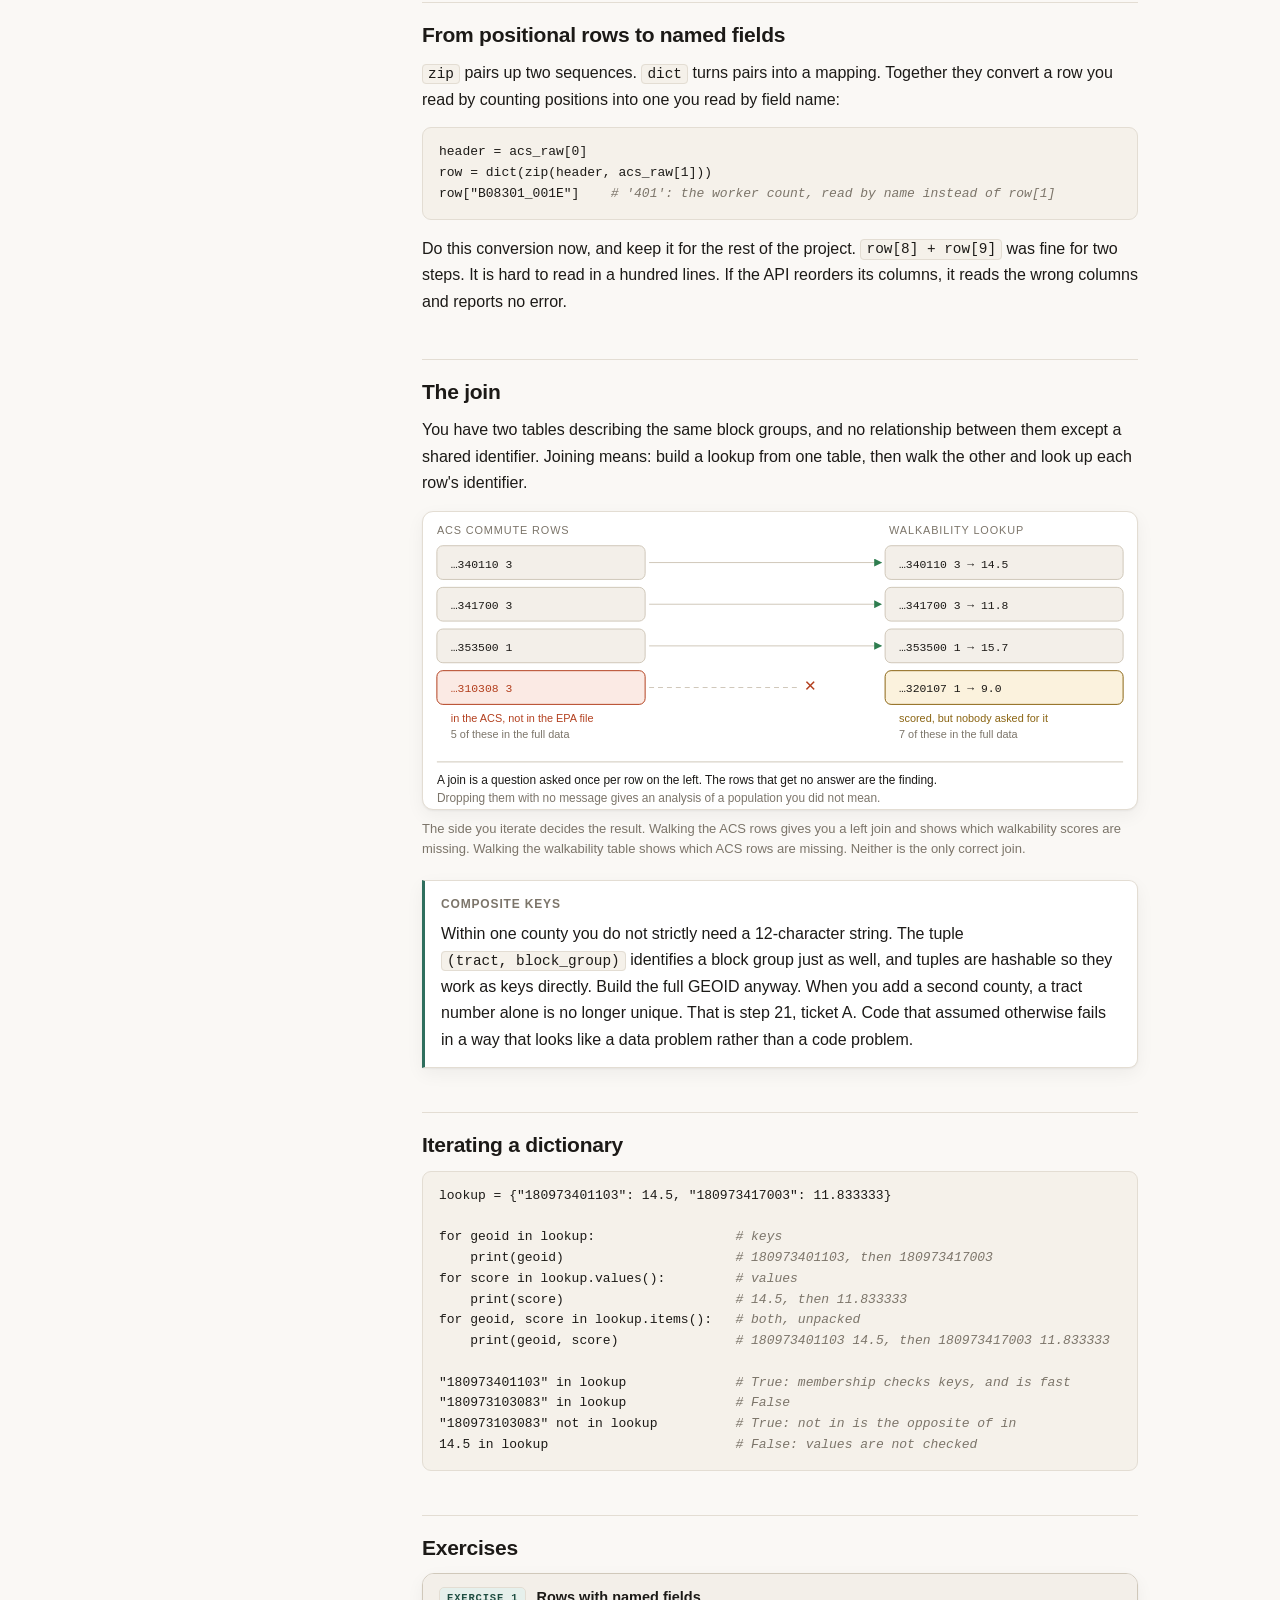
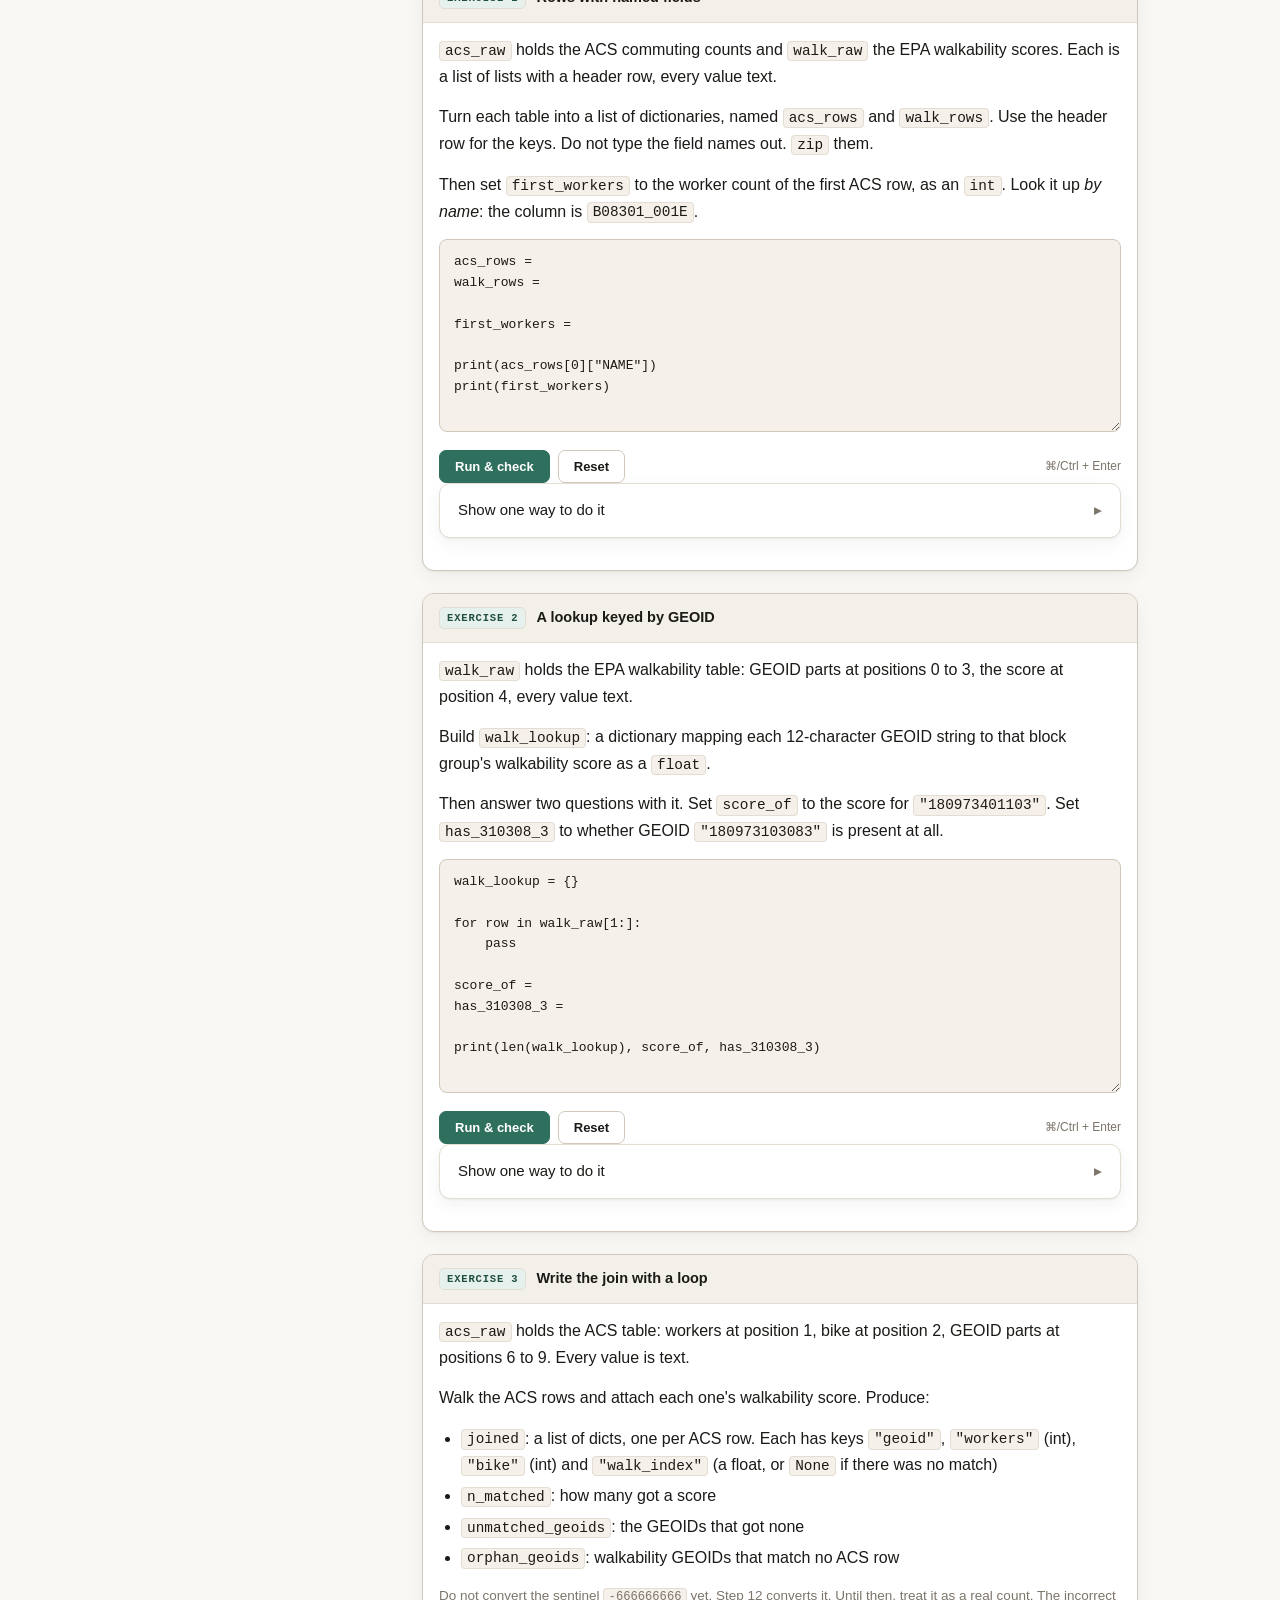
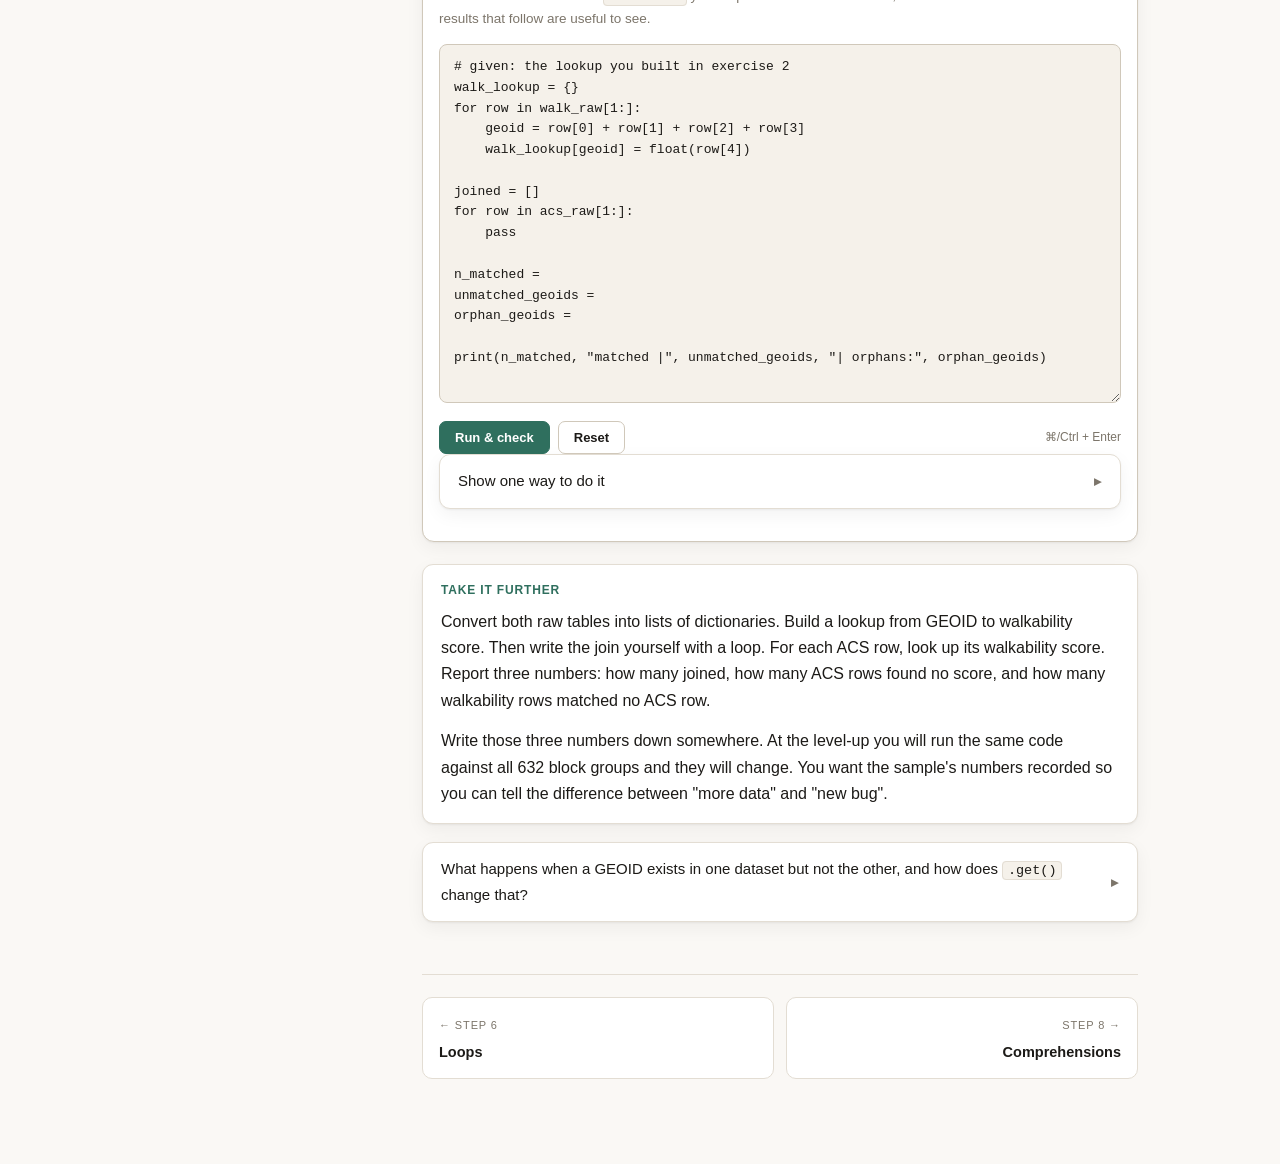
<file: steps/step-07.html>
<!doctype html>
<html lang="en">
<head>
<meta charset="utf-8">
<meta name="viewport" content="width=device-width,initial-scale=1">
<title>Step 7 — Dictionaries</title>
<link rel="stylesheet" href="../assets/course.css?v=05c68d00">
</head>
<body>
<div class="shell">
  <div id="sidebar"></div>
  <div class="main">
    <div id="topbar"></div>
    <div class="wrap">

      <p class="eyebrow">Unit 1 — Foundations · Step 7</p>
      <h1>Dictionaries</h1>
      <p class="lede">The type that lets you combine two unrelated tables into one
      dataset. In this step the project changes from separate exercises to
      an analysis.</p>

      <h2>Lookup by key, not by position</h2>
      <p>A dictionary maps keys to values. A lookup takes the same time
      whether it holds ten entries or ten million, which is the property the
      rest of this step depends on.</p>
<pre>row = {"geoid": "180973401103", "workers": 1303, "bike": 21}
row["workers"]            <span class="c"># 1303</span>
row["walk_index"]         <span class="c"># KeyError — it isn't there</span>
row.get("walk_index")     <span class="c"># None, and no error</span>
row.get("walk_index", 0)  <span class="c"># 0 — with a default of your choosing</span></pre>
      <p>Assigning to a key that is not there adds it. Assigning to a key
      that is there replaces its value.</p>
<pre>walk_lookup = {}
walk_lookup["180973401103"] = 14.5   <span class="c"># adds the key "180973401103"</span>
walk_lookup["180973401103"]          <span class="c"># 14.5</span>
len(walk_lookup)                     <span class="c"># 1</span></pre>
      <p>The difference between <code>[]</code> and <code>.get()</code> is a
      decision about whether a missing key is a bug or a fact. For a column
      name you wrote yourself, missing means you mistyped it and you want the
      <code>KeyError</code> immediately. For a GEOID that may legitimately not
      exist in the other dataset, missing is data, and <code>.get()</code> lets
      you record it.</p>

      <h2>The two sample tables</h2>
      <p>From this step on, the exercises use two tables that are loaded
      for you. <code>acs_raw</code> holds commuting counts from the Census
      Bureau's American Community Survey (ACS). <code>walk_raw</code> holds
      walkability scores from the US Environmental Protection Agency
      (EPA).</p>
      <p>Each table is a list of lists. The first row is a header of column
      names. Every value, numbers included, is text. <code>acs_raw[6]</code>
      and <code>walk_raw[6]</code> describe the same block group:</p>
<pre><span class="c"># acs_raw   header row       acs_raw[6]           meaning</span>
<span class="c"># 0</span>         "NAME"           "Block Group 3, ..." the block group's name
<span class="c"># 1</span>         "B08301_001E"    "1303"               workers: everyone who commutes
<span class="c"># 2</span>         "B08301_018E"    "21"                 bike: workers who commute by bicycle
<span class="c"># 3 to 5</span>    three more columns                    not used in Unit 1
<span class="c"># 6</span>         "state"          "18"                 GEOID part: state
<span class="c"># 7</span>         "county"         "097"                GEOID part: county
<span class="c"># 8</span>         "tract"          "340110"             GEOID part: tract
<span class="c"># 9</span>         "block group"    "3"                  GEOID part: block group

<span class="c"># walk_raw  header row       walk_raw[6]          meaning</span>
<span class="c"># 0</span>         "STATEFP"        "18"                 GEOID part: state
<span class="c"># 1</span>         "COUNTYFP"       "097"                GEOID part: county
<span class="c"># 2</span>         "TRACTCE"        "340110"             GEOID part: tract
<span class="c"># 3</span>         "BLKGRPCE"       "3"                  GEOID part: block group
<span class="c"># 4</span>         "NatWalkInd"     "14.5"               the walkability score, 1 to 20
<span class="c"># 5 to 8</span>    four ranked measures                  not used in Unit 1
<span class="c"># 9</span>         "TotPop"         "2626"               total population</pre>
      <p>Joined in order, the four GEOID parts give
      <code>"180973401103"</code> in both tables. That shared GEOID is what
      lets you combine them.</p>

      <h2>From positional rows to named fields</h2>
      <p><code>zip</code> pairs up two sequences. <code>dict</code> turns pairs
      into a mapping. Together they convert a row you read by counting positions
      into one you read by field name:</p>
<pre>header = acs_raw[0]
row = dict(zip(header, acs_raw[1]))
row["B08301_001E"]    <span class="c"># '401': the worker count, read by name instead of row[1]</span></pre>
      <p>Do this conversion now, and keep it for the rest of the project.
      <code>row[8] + row[9]</code> was fine for two steps. It is hard to read
      in a hundred lines. If the API reorders its columns, it reads the wrong
      columns and reports no error.</p>

      <h2>The join</h2>
      <p>You have two tables describing the same block groups, and no
      relationship between them except a shared identifier. Joining means:
      build a lookup from one table, then walk the other and look up each
      row's identifier.</p>

      <figure>
        <svg viewBox="0 0 720 300" role="img" aria-label="Joining ACS rows to walkability scores by GEOID, with unmatched rows on both sides.">
          <text x="14" y="22" class="svg-muted" style="font-size:11px; letter-spacing:.08em">ACS COMMUTE ROWS</text>
          <text x="470" y="22" class="svg-muted" style="font-size:11px; letter-spacing:.08em">WALKABILITY LOOKUP</text>

          <rect class="svg-box" x="14" y="34" width="210" height="34" rx="6"/>
          <text x="28" y="56" class="svg-ink mono" style="font-size:11.5px">…340110 3</text>
          <rect class="svg-box" x="14" y="76" width="210" height="34" rx="6"/>
          <text x="28" y="98" class="svg-ink mono" style="font-size:11.5px">…341700 3</text>
          <rect class="svg-box" x="14" y="118" width="210" height="34" rx="6"/>
          <text x="28" y="140" class="svg-ink mono" style="font-size:11.5px">…353500 1</text>
          <rect x="14" y="160" width="210" height="34" rx="6" fill="var(--bad-wash)" stroke="var(--bad)"/>
          <text x="28" y="182" class="svg-bad mono" style="font-size:11.5px">…310308 3</text>
          <text x="28" y="212" class="svg-bad" style="font-size:11px">in the ACS, not in the EPA file</text>
          <text x="28" y="228" class="svg-muted" style="font-size:11px">5 of these in the full data</text>

          <rect class="svg-box" x="466" y="34" width="240" height="34" rx="6"/>
          <text x="480" y="56" class="svg-ink mono" style="font-size:11.5px">…340110 3 → 14.5</text>
          <rect class="svg-box" x="466" y="76" width="240" height="34" rx="6"/>
          <text x="480" y="98" class="svg-ink mono" style="font-size:11.5px">…341700 3 → 11.8</text>
          <rect class="svg-box" x="466" y="118" width="240" height="34" rx="6"/>
          <text x="480" y="140" class="svg-ink mono" style="font-size:11.5px">…353500 1 → 15.7</text>
          <rect x="466" y="160" width="240" height="34" rx="6" fill="var(--warn-wash)" stroke="var(--warn)"/>
          <text x="480" y="182" class="svg-ink mono" style="font-size:11.5px">…320107 1 → 9.0</text>
          <text x="480" y="212" style="font-size:11px" fill="var(--warn)">scored, but nobody asked for it</text>
          <text x="480" y="228" class="svg-muted" style="font-size:11px">7 of these in the full data</text>

          <path class="svg-line" d="M228 51 H462" stroke="var(--ok)" marker-end="url(#a6)"/>
          <path class="svg-line" d="M228 93 H462" stroke="var(--ok)" marker-end="url(#a6)"/>
          <path class="svg-line" d="M228 135 H462" stroke="var(--ok)" marker-end="url(#a6)"/>
          <path class="svg-line" d="M228 177 h150" stroke="var(--bad)" stroke-dasharray="5 4"/>
          <text x="384" y="181" class="svg-bad mono" style="font-size:15px">✕</text>
          <defs><marker id="a6" markerWidth="8" markerHeight="8" refX="7" refY="4" orient="auto">
            <path d="M0 0 L8 4 L0 8 z" fill="var(--ok)"/></marker></defs>

          <line x1="14" y1="252" x2="706" y2="252" class="svg-line"/>
          <text x="14" y="274" class="svg-ink" style="font-size:12px">A join is a question asked once per row on the left. The rows that get no answer are the finding.</text>
          <text x="14" y="292" class="svg-muted" style="font-size:12px">Dropping them with no message gives an analysis of a population you did not mean.</text>
        </svg>
        <figcaption>The side you iterate decides the result. Walking the
        ACS rows gives you a left join and shows which walkability scores are
        missing. Walking the walkability table shows which ACS rows are
        missing. Neither is the only correct join.</figcaption>
      </figure>

      <div class="note">
        <h4>Composite keys</h4>
        <p>Within one county you do not strictly need a 12-character string.
        The tuple <code>(tract, block_group)</code> identifies a block group
        just as well, and tuples are hashable so they work as keys directly.
        Build the full GEOID anyway. When you add a second county, a
        tract number alone is no longer unique. That is step 21, ticket A. Code
        that assumed otherwise fails in a way that looks like a data problem
        rather than a code problem.</p>
      </div>

      <h2>Iterating a dictionary</h2>
<pre>lookup = {"180973401103": 14.5, "180973417003": 11.833333}

for geoid in lookup:                  <span class="c"># keys</span>
    print(geoid)                      <span class="c"># 180973401103, then 180973417003</span>
for score in lookup.values():         <span class="c"># values</span>
    print(score)                      <span class="c"># 14.5, then 11.833333</span>
for geoid, score in lookup.items():   <span class="c"># both, unpacked</span>
    print(geoid, score)               <span class="c"># 180973401103 14.5, then 180973417003 11.833333</span>

"180973401103" in lookup              <span class="c"># True: membership checks keys, and is fast</span>
"180973103083" in lookup              <span class="c"># False</span>
"180973103083" not in lookup          <span class="c"># True: not in is the opposite of in</span>
14.5 in lookup                        <span class="c"># False: values are not checked</span></pre>

      <h2>Exercises</h2>
      <div id="ex1"></div>
      <div id="ex2"></div>
      <div id="ex3"></div>

      <div class="project">
        <h4>Take it further</h4>
        <p>Convert both raw tables into lists of dictionaries. Build a lookup
        from GEOID to walkability score. Then write the join yourself with a loop. For
        each ACS row, look up its walkability score. Report three numbers:
        how many joined, how many ACS rows found no score, and how many
        walkability rows matched no ACS row.</p>
        <p style="margin-bottom:0">Write those three numbers down somewhere. At
        the level-up you will run the same code against all 632 block groups
        and they will change. You want the sample's numbers recorded so you
        can tell the difference between "more data" and "new bug".</p>
      </div>

      <details class="checkq">
        <summary><span class="q">What happens when a GEOID exists in one dataset but not the other, and how does <code>.get()</code> change that?</span></summary>
        <div class="ans">
          <p>With square brackets, a missing GEOID raises <code>KeyError</code>
          and stops the loop on the first unmatched row. The error tells you
          that one row failed. It does not tell you how many rows failed.</p>
          <p>With <code>.get()</code>, the lookup returns <code>None</code> and
          the loop continues. Now the absence is a value you can store.
          Count the missing rows, list them, examine a few and work out the
          cause. As a guide, use square brackets for keys that must exist. Use
          <code>.get()</code> for keys that the data can legitimately lack.</p>
          <p style="margin-bottom:0">The mistake is the third option:
          <code>.get(geoid, 0)</code>. A default of zero turns "we do not know
          this block group's walkability" into "this block group has the lowest
          possible walkability". That value is now in your correlation, and nothing
          records that it was missing. Default to <code>None</code>, and
          decide what to do about it deliberately.</p>
        </div>
      </details>

      <div id="pager"></div>
    </div>
  </div>
</div>

<script src="../assets/nav.js?v=93ed378f"></script>
<script src="../assets/runner.js?v=277a066f"></script>
<script src="../assets/sample.js?v=3b94601e"></script>
<script>
COURSE.exercise("ex1", {
  id: "s07-zip", tag: "Exercise 1", title: "Rows with named fields",
  prompt:
    "<p><code>acs_raw</code> holds the ACS commuting counts and <code>walk_raw</code> " +
    "the EPA walkability scores. Each is a list of lists with a header row, every value text.</p>" +
    "<p>Turn each table into a list of dictionaries, named <code>acs_rows</code> " +
    "and <code>walk_rows</code>. Use the header row for the keys. Do not " +
    "type the field names out. <code>zip</code> them.</p>" +
    "<p>Then set <code>first_workers</code> to the worker count of the first " +
    "ACS row, as an <code>int</code>. Look it up <em>by name</em>: the column is " +
    "<code>B08301_001E</code>.</p>",
  setup: SAMPLE,
  starter:
    "acs_rows = \nwalk_rows = \n\n" +
    "first_workers = \n\n" +
    "print(acs_rows[0][\"NAME\"])\nprint(first_workers)",
  checks: [
    { label: "acs_rows is a list of dicts, one per data row",
      code: "expect(len(expect_defined(globals(), 'acs_rows')), len(acs_raw) - 1)\nexpect_type(acs_rows[0], dict)" },
    { label: "the keys came from the header",
      code: "expect(list(acs_rows[0].keys()), acs_raw[0])" },
    { label: "the values are still the row's values, in order",
      code: "expect([list(r.values()) for r in acs_rows], acs_raw[1:])" },
    { label: "walk_rows was built the same way",
      code: "expect(len(expect_defined(globals(), 'walk_rows')), len(walk_raw) - 1)\nexpect(list(walk_rows[0].keys()), walk_raw[0])" },
    { label: "first_workers is an int looked up by field name",
      code: "expect(expect_defined(globals(), 'first_workers'), 401)" }
  ],
  solution:
    "acs_rows = []\n" +
    "for row in acs_raw[1:]:                        # [1:] skips the header row\n" +
    "    acs_rows.append(dict(zip(acs_raw[0], row)))\n\n" +
    "walk_rows = []\n" +
    "for row in walk_raw[1:]:\n" +
    "    walk_rows.append(dict(zip(walk_raw[0], row)))\n\n" +
    "first_workers = int(acs_rows[0][\"B08301_001E\"])   # text in the table, so int()\n\n" +
    "print(acs_rows[0][\"NAME\"])\n" +
    "print(first_workers)\n" +
    "# Step 8, Comprehensions, writes each of these loops on one line."
});

COURSE.exercise("ex2", {
  id: "s07-lookup", tag: "Exercise 2", title: "A lookup keyed by GEOID",
  prompt:
    "<p><code>walk_raw</code> holds the EPA walkability table: GEOID parts at " +
    "positions 0 to 3, the score at position 4, every value text.</p>" +
    "<p>Build <code>walk_lookup</code>: a dictionary mapping each " +
    "12-character GEOID string to that block group's walkability score as a " +
    "<code>float</code>.</p>" +
    "<p>Then answer two questions with it. Set <code>score_of</code> to the " +
    "score for <code>\"180973401103\"</code>. Set <code>has_310308_3</code> to " +
    "whether GEOID <code>\"180973103083\"</code> is present at all.</p>",
  setup: SAMPLE,
  starter:
    "walk_lookup = {}\n\n" +
    "for row in walk_raw[1:]:\n    pass\n\n" +
    "score_of = \nhas_310308_3 = \n\n" +
    "print(len(walk_lookup), score_of, has_310308_3)",
  checks: [
    { label: "walk_lookup has one entry per walkability row",
      code: "expect(len(expect_defined(globals(), 'walk_lookup')), len(walk_raw) - 1)" },
    { label: "keys are 12-character strings",
      code: "expect(sorted({type(k).__name__ for k in walk_lookup}), ['str'])\nexpect(sorted({len(k) for k in walk_lookup}), [12])" },
    { label: "values are floats",
      code: "expect(sorted({type(v).__name__ for v in walk_lookup.values()}), ['float'])" },
    { label: "the lookup returns the right score",
      code: "expect_close(expect_defined(globals(), 'score_of'), 14.5, 1e-9)" },
    { label: "the block group with no walkability score is correctly absent",
      code: "expect(expect_defined(globals(), 'has_310308_3'), False)" }
  ],
  solution:
    "walk_lookup = {}\n\n" +
    "for row in walk_raw[1:]:\n" +
    "    geoid = row[0] + row[1] + row[2] + row[3]\n" +
    "    walk_lookup[geoid] = float(row[4])\n\n" +
    "score_of = walk_lookup[\"180973401103\"]      # square brackets: this key must exist\n" +
    "has_310308_3 = \"180973103083\" in walk_lookup\n\n" +
    "print(len(walk_lookup), score_of, has_310308_3)"
});

COURSE.exercise("ex3", {
  id: "s07-join", tag: "Exercise 3", title: "Write the join with a loop",
  prompt:
    "<p><code>acs_raw</code> holds the ACS table: workers at position 1, bike " +
    "at position 2, GEOID parts at positions 6 to 9. Every value is text.</p>" +
    "<p>Walk the ACS rows and attach each one's walkability score. Produce:</p>" +
    "<ul>" +
    "<li><code>joined</code>: a list of dicts, one per ACS row. Each has keys " +
    "<code>\"geoid\"</code>, <code>\"workers\"</code> (int), <code>\"bike\"</code> " +
    "(int) and <code>\"walk_index\"</code> (a float, or <code>None</code> if " +
    "there was no match)</li>" +
    "<li><code>n_matched</code>: how many got a score</li>" +
    "<li><code>unmatched_geoids</code>: the GEOIDs that got none</li>" +
    "<li><code>orphan_geoids</code>: walkability GEOIDs that match no ACS row</li>" +
    "</ul>" +
    "<p class='small'>Do not convert the sentinel <code>-666666666</code> yet. " +
    "Step 12 converts it. Until then, treat it as a real count. The incorrect " +
    "results that follow are useful to see.</p>",
  setup: SAMPLE,
  starter:
    "# given: the lookup you built in exercise 2\n" +
    "walk_lookup = {}\n" +
    "for row in walk_raw[1:]:\n" +
    "    geoid = row[0] + row[1] + row[2] + row[3]\n" +
    "    walk_lookup[geoid] = float(row[4])\n\n" +
    "joined = []\nfor row in acs_raw[1:]:\n    pass\n\n" +
    "n_matched = \nunmatched_geoids = \norphan_geoids = \n\n" +
    "print(n_matched, \"matched |\", unmatched_geoids, \"| orphans:\", orphan_geoids)",
  checks: [
    { label: "joined has one entry per ACS row",
      code: "expect(len(expect_defined(globals(), 'joined')), len(acs_raw) - 1)" },
    { label: "each entry has the four required keys",
      code: "expect(sorted(joined[0].keys()), ['bike', 'geoid', 'walk_index', 'workers'])" },
    { label: "workers and bike are ints",
      code: "expect(sorted({type(r['workers']).__name__ for r in joined}), ['int'])\nexpect(sorted({type(r['bike']).__name__ for r in joined}), ['int'])" },
    { label: "unmatched rows hold None, not a substitute number",
      code: ("miss = [r for r in joined if r['walk_index'] is None]\n"
           + "expect(len(miss), 1)\n"
           + "expect(0 in [r['walk_index'] for r in joined], False)") },
    { label: "the matched scores are right",
      code: ("lk = {r[0]+r[1]+r[2]+r[3]: float(r[4]) for r in walk_raw[1:]}\n"
           + "expect([r['walk_index'] for r in joined], [lk.get(r['geoid']) for r in joined])") },
    { label: "n_matched counts the rows that have a score",
      code: "expect(expect_defined(globals(), 'n_matched'), sum(1 for r in joined if r['walk_index'] is not None))" },
    { label: "unmatched_geoids contains the ACS row with no score",
      code: "expect(sorted(expect_defined(globals(), 'unmatched_geoids')), ['180973103083'])" },
    { label: "orphan_geoids contains the walkability row that matches no ACS row",
      code: "expect(sorted(expect_defined(globals(), 'orphan_geoids')), ['180973201071'])" }
  ],
  solution:
    "# given: the lookup you built in exercise 2\n" +
    "walk_lookup = {}\n" +
    "for row in walk_raw[1:]:\n" +
    "    geoid = row[0] + row[1] + row[2] + row[3]\n" +
    "    walk_lookup[geoid] = float(row[4])\n\n" +
    "joined = []\n" +
    "for row in acs_raw[1:]:\n" +
    "    geoid = row[6] + row[7] + row[8] + row[9]\n" +
    "    joined.append({\n" +
    "        \"geoid\": geoid,\n" +
    "        \"workers\": int(row[1]),\n" +
    "        \"bike\": int(row[2]),\n" +
    "        \"walk_index\": walk_lookup.get(geoid),   # None when absent\n" +
    "    })\n\n" +
    "n_matched = 0\n" +
    "unmatched_geoids = []\n" +
    "for r in joined:\n" +
    "    if r[\"walk_index\"] is None:\n" +
    "        unmatched_geoids.append(r[\"geoid\"])\n" +
    "    else:\n" +
    "        n_matched = n_matched + 1\n\n" +
    "# The other side: walk the lookup and ask the ACS GEOIDs. A dictionary\n" +
    "# is used here only for its keys, because membership on keys is fast.\n" +
    "asked_for = {}\n" +
    "for r in joined:\n" +
    "    asked_for[r[\"geoid\"]] = True\n" +
    "orphan_geoids = []\n" +
    "for geoid in walk_lookup:\n" +
    "    if geoid not in asked_for:\n" +
    "        orphan_geoids.append(geoid)\n\n" +
    "print(n_matched, \"matched |\", unmatched_geoids, \"| orphans:\", orphan_geoids)\n" +
    "# 10 of 11 matched. Both leftovers are real: one block group the EPA never\n" +
    "# scored, one the EPA scored and the ACS did not report. Step 8,\n" +
    "# Comprehensions, finds each side with one set operation instead of a loop."
});
</script>
</body>
</html>
</file>
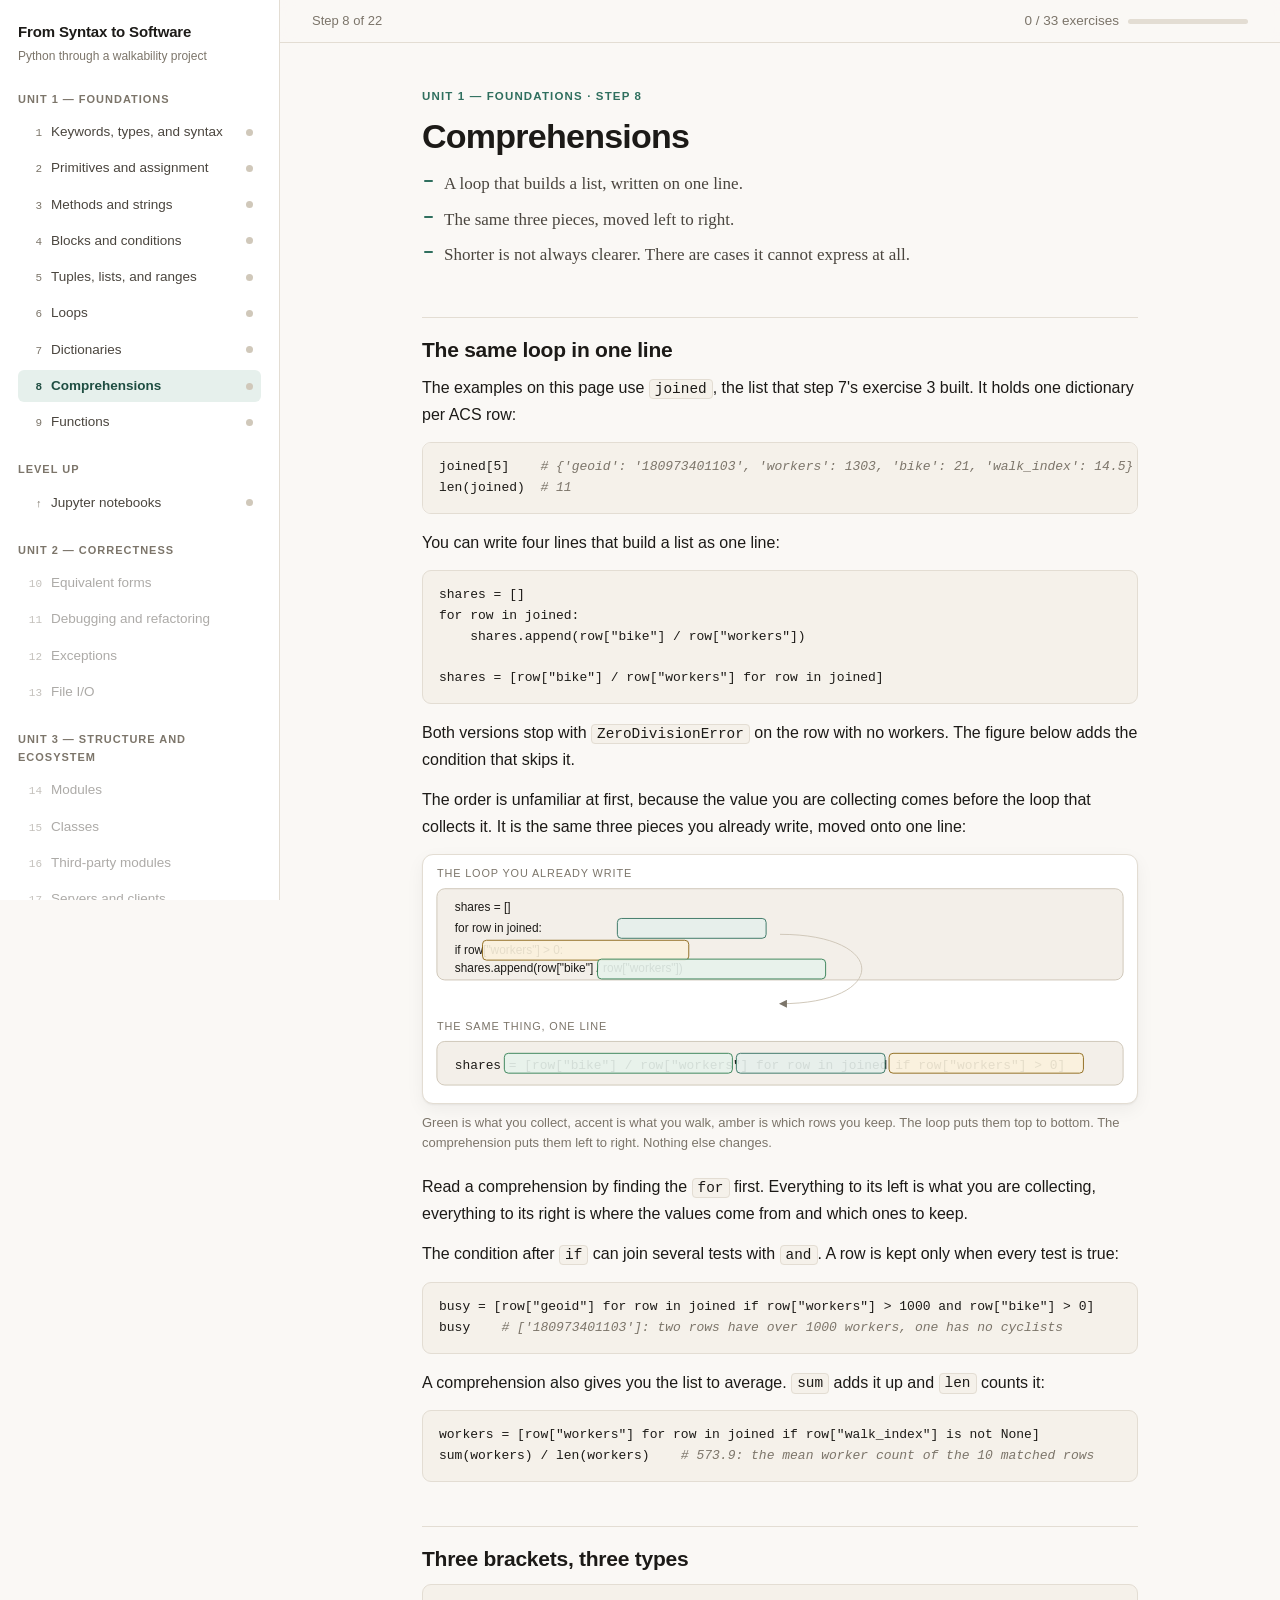
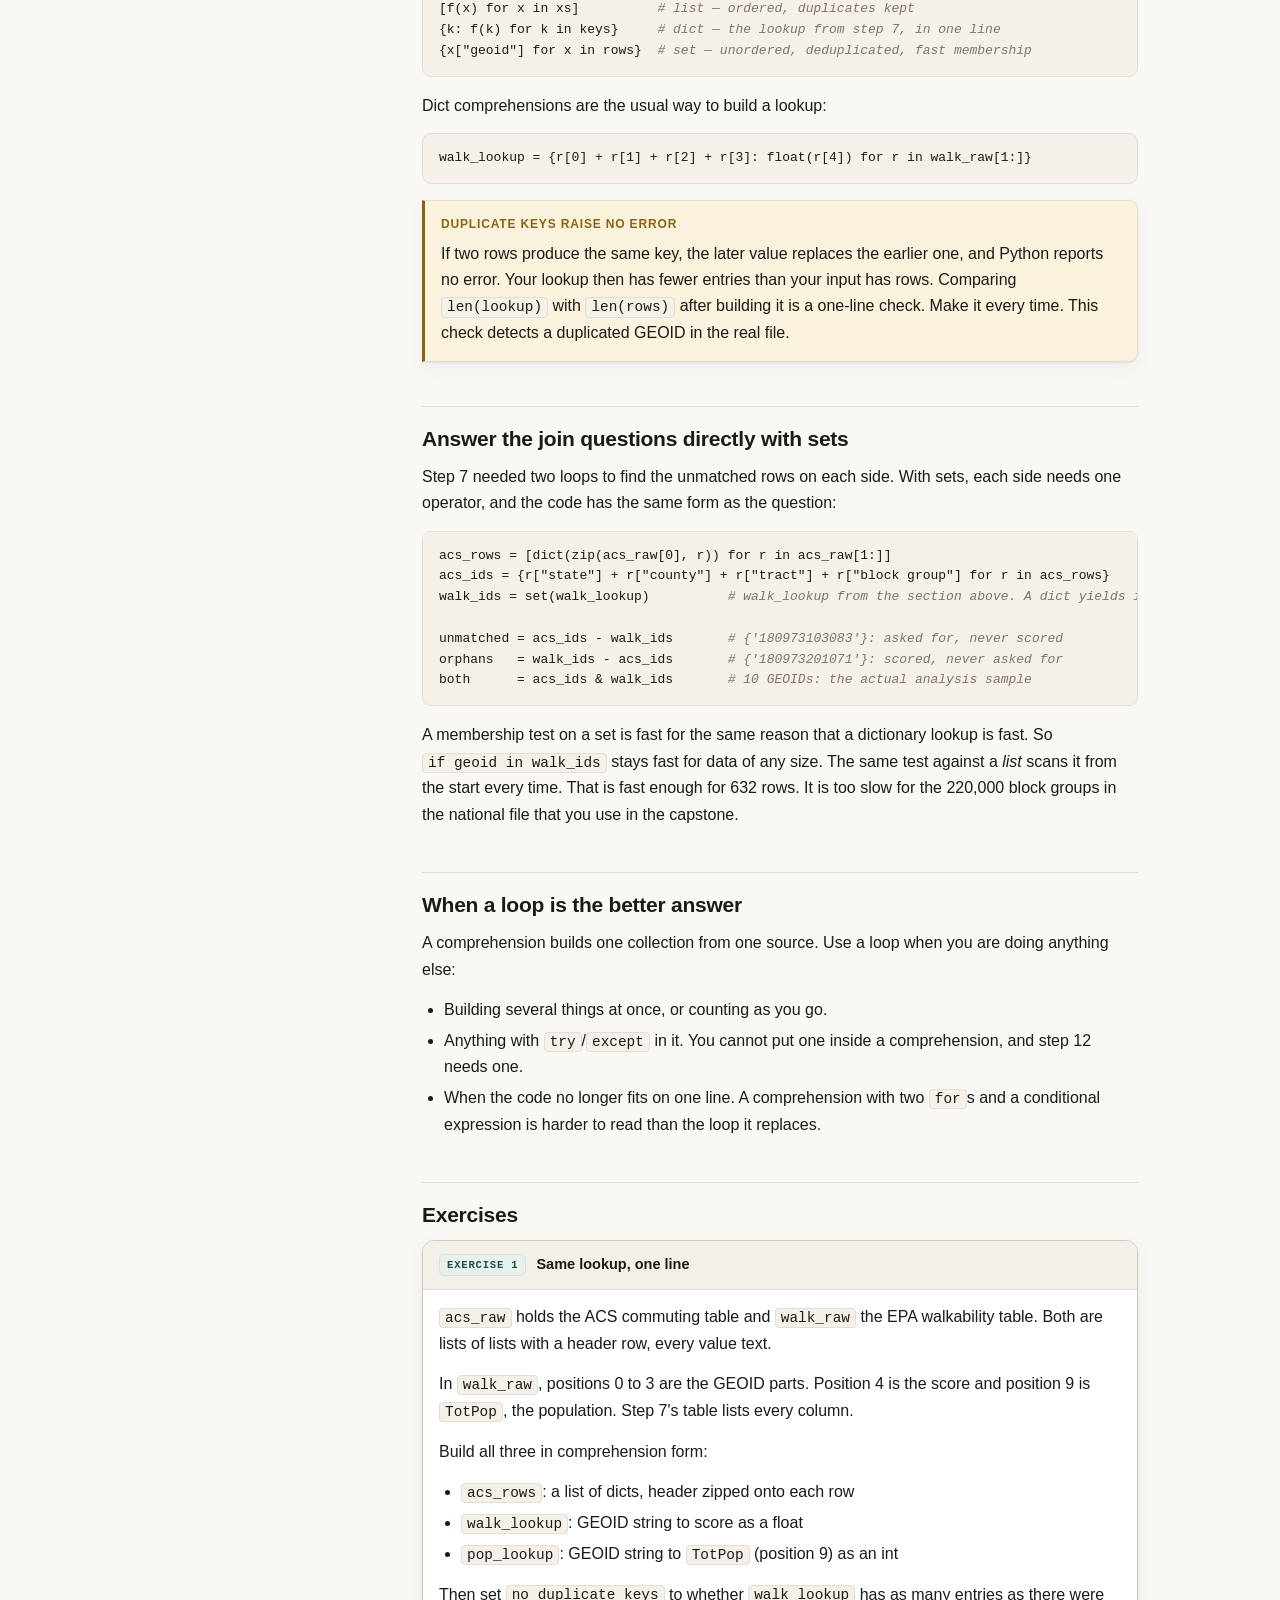
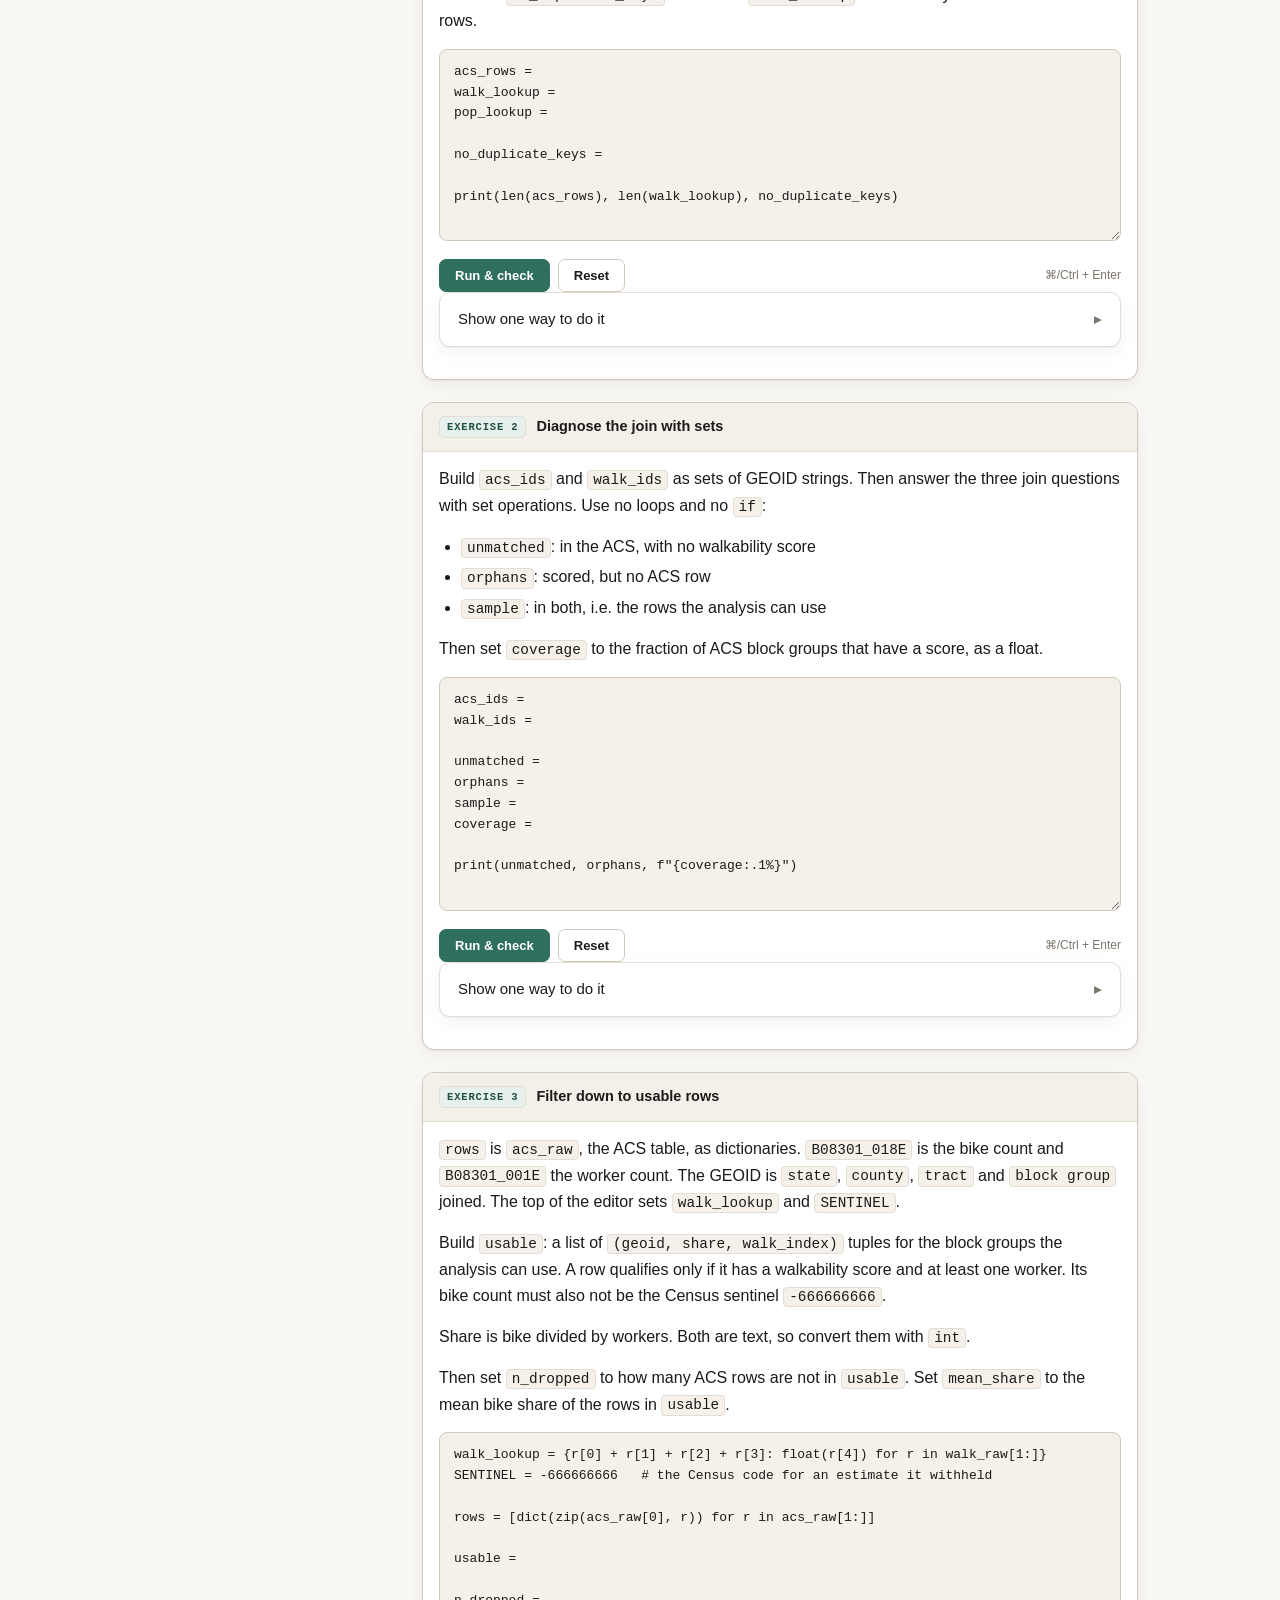
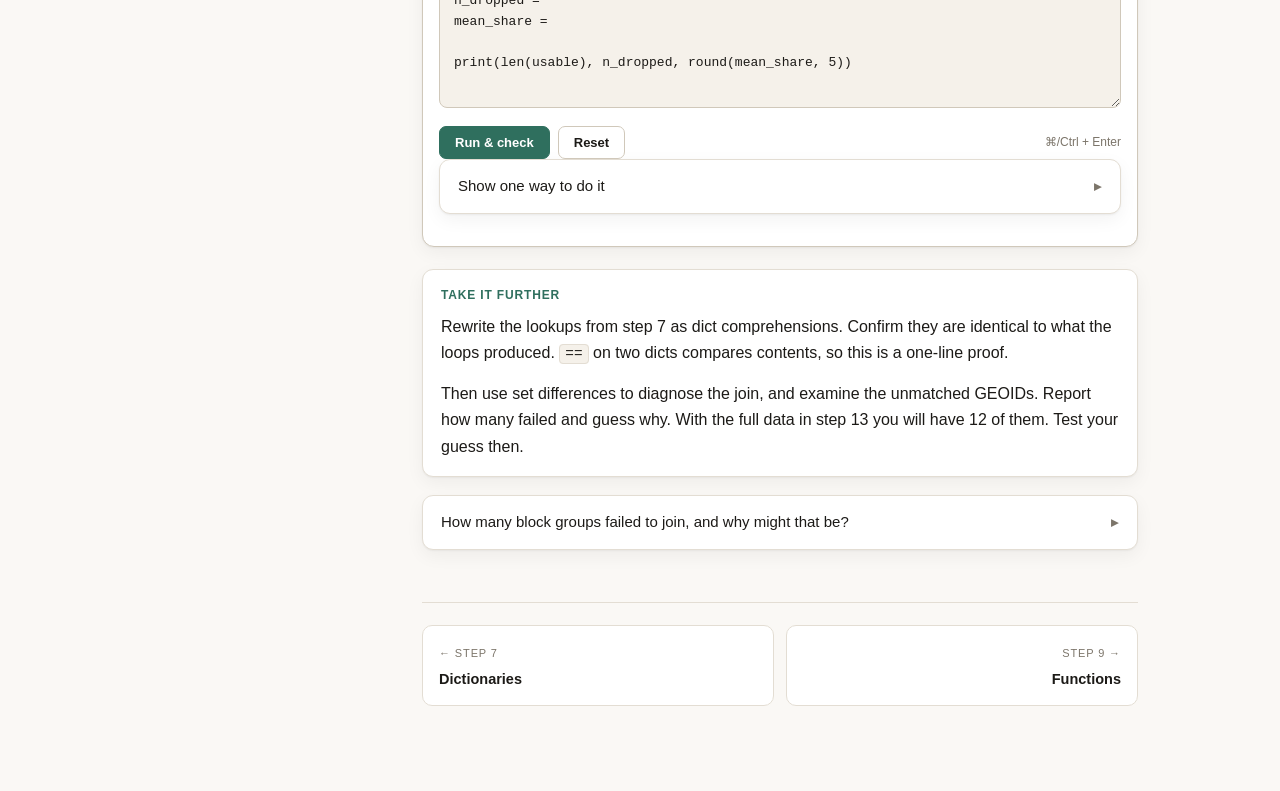
<file: steps/step-08.html>
<!doctype html>
<html lang="en">
<head>
<meta charset="utf-8">
<meta name="viewport" content="width=device-width,initial-scale=1">
<title>Step 8 — Comprehensions</title>
<link rel="stylesheet" href="../assets/course.css?v=05c68d00">
</head>
<body>
<div class="shell">
  <div id="sidebar"></div>
  <div class="main">
    <div id="topbar"></div>
    <div class="wrap">

      <p class="eyebrow">Unit 1 — Foundations · Step 8</p>
      <h1>Comprehensions</h1>
      <ul class="lede-points">
        <li>A loop that builds a list, written on one line.</li>
        <li>The same three pieces, moved left to right.</li>
        <li>Shorter is not always clearer. There are cases it cannot
        express at all.</li>
      </ul>

      <h2>The same loop in one line</h2>
      <p>The examples on this page use <code>joined</code>, the list that
      step 7's exercise 3 built. It holds one dictionary per ACS row:</p>
<pre>joined[5]    <span class="c"># {'geoid': '180973401103', 'workers': 1303, 'bike': 21, 'walk_index': 14.5}</span>
len(joined)  <span class="c"># 11</span></pre>
      <p>You can write four lines that build a list as one line:</p>
<pre>shares = []
for row in joined:
    shares.append(row["bike"] / row["workers"])

shares = [row["bike"] / row["workers"] for row in joined]</pre>
      <p>Both versions stop with <code>ZeroDivisionError</code> on the
      row with no workers. The figure below adds the condition that skips
      it.</p>
      <p>The order is unfamiliar at first, because the value you are
      collecting comes before the loop that collects it. It is the same three
      pieces you already write, moved onto one line:</p>

      <figure>
        <svg viewBox="0 0 720 250" role="img" aria-label="A four-line loop and the one-line comprehension built from the same three pieces: what to collect, what to walk, and which rows to keep.">
          <text x="14" y="22" class="svg-muted" style="font-size:11px; letter-spacing:.08em">THE LOOP YOU ALREADY WRITE</text>
          <rect class="svg-box" x="14" y="34" width="692" height="92" rx="8"/>
          <g class="mono" style="font-size:13px">
            <text x="32" y="56" class="svg-ink">shares = []</text>
            <text x="32" y="78" class="svg-ink">for row in joined:</text>
            <text x="32" y="100" class="svg-ink">    if row["workers"] &gt; 0:</text>
            <text x="32" y="118" class="svg-ink">        shares.append(row["bike"] / row["workers"])</text>
          </g>
          <rect x="196" y="64" width="150" height="20" rx="4" fill="var(--accent-wash)" stroke="var(--accent)" opacity=".9"/>
          <rect x="60" y="86" width="208" height="20" rx="4" fill="var(--warn-wash)" stroke="var(--warn)" opacity=".9"/>
          <rect x="176" y="105" width="230" height="20" rx="4" fill="var(--ok-wash)" stroke="var(--ok)" opacity=".9"/>

          <path class="svg-line" d="M360 80 C 470 80 470 150 360 150" marker-end="url(#c1)"/>
          <defs><marker id="c1" markerWidth="8" markerHeight="8" refX="7" refY="4" orient="auto">
            <path d="M0 0 L8 4 L0 8 z" class="svg-muted"/></marker></defs>

          <text x="14" y="176" class="svg-muted" style="font-size:11px; letter-spacing:.08em">THE SAME THING, ONE LINE</text>
          <rect class="svg-box" x="14" y="188" width="692" height="44" rx="8"/>
          <text x="32" y="216" class="svg-ink mono" style="font-size:13px">shares = [row["bike"] / row["workers"] for row in joined if row["workers"] &gt; 0]</text>
          <rect x="82" y="200" width="230" height="20" rx="4" fill="var(--ok-wash)" stroke="var(--ok)" opacity=".9"/>
          <rect x="316" y="200" width="150" height="20" rx="4" fill="var(--accent-wash)" stroke="var(--accent)" opacity=".9"/>
          <rect x="470" y="200" width="196" height="20" rx="4" fill="var(--warn-wash)" stroke="var(--warn)" opacity=".9"/>
        </svg>
        <figcaption>Green is what you collect, accent is what you walk, amber
        is which rows you keep. The loop puts them top to bottom. The
        comprehension puts them left to right. Nothing else changes.</figcaption>
      </figure>

      <p>Read a comprehension by finding the <code>for</code> first. Everything
      to its left is what you are collecting, everything to its right is where
      the values come from and which ones to keep.</p>
      <p>The condition after <code>if</code> can join several tests with
      <code>and</code>. A row is kept only when every test is true:</p>
<pre>busy = [row["geoid"] for row in joined if row["workers"] &gt; 1000 and row["bike"] &gt; 0]
busy    <span class="c"># ['180973401103']: two rows have over 1000 workers, one has no cyclists</span></pre>
      <p>A comprehension also gives you the list to average.
      <code>sum</code> adds it up and <code>len</code> counts it:</p>
<pre>workers = [row["workers"] for row in joined if row["walk_index"] is not None]
sum(workers) / len(workers)    <span class="c"># 573.9: the mean worker count of the 10 matched rows</span></pre>

      <h2>Three brackets, three types</h2>
<pre>[f(x) for x in xs]          <span class="c"># list — ordered, duplicates kept</span>
{k: f(k) for k in keys}     <span class="c"># dict — the lookup from step 7, in one line</span>
{x["geoid"] for x in rows}  <span class="c"># set — unordered, deduplicated, fast membership</span></pre>
      <p>Dict comprehensions are the usual way to build a lookup:</p>
<pre>walk_lookup = {r[0] + r[1] + r[2] + r[3]: float(r[4]) for r in walk_raw[1:]}</pre>
      <div class="note warn">
        <h4>Duplicate keys raise no error</h4>
        <p>If two rows produce the same key, the later value replaces the
        earlier one, and Python reports no error. Your lookup then has fewer
        entries than your input has rows. Comparing
        <code>len(lookup)</code> with <code>len(rows)</code> after building it
        is a one-line check. Make it every time. This check detects a
        duplicated GEOID in the real file.</p>
      </div>

      <h2>Answer the join questions directly with sets</h2>
      <p>Step 7 needed two loops to find the unmatched rows on each side. With
      sets, each side needs one operator, and the code has the same form as
      the question:</p>
<pre>acs_rows = [dict(zip(acs_raw[0], r)) for r in acs_raw[1:]]
acs_ids = {r["state"] + r["county"] + r["tract"] + r["block group"] for r in acs_rows}
walk_ids = set(walk_lookup)          <span class="c"># walk_lookup from the section above. A dict yields its keys</span>

unmatched = acs_ids - walk_ids       <span class="c"># {'180973103083'}: asked for, never scored</span>
orphans   = walk_ids - acs_ids       <span class="c"># {'180973201071'}: scored, never asked for</span>
both      = acs_ids &amp; walk_ids       <span class="c"># 10 GEOIDs: the actual analysis sample</span></pre>
      <p>A membership test on a set is fast for the same reason that a
      dictionary lookup is fast. So <code>if geoid in walk_ids</code> stays
      fast for data of any size. The same test against a <em>list</em> scans it from the start
      every time. That is fast enough for 632 rows. It is too slow for the 220,000 block
      groups in the national file that you use in the capstone.</p>

      <h2>When a loop is the better answer</h2>
      <p>A comprehension builds one collection from one source. Use a
      loop when you are doing anything else:</p>
      <ul>
        <li>Building several things at once, or counting as you go.</li>
        <li>Anything with <code>try</code>/<code>except</code> in it. You
        cannot put one inside a comprehension, and step 12 needs one.</li>
        <li>When the code no longer fits on one line. A comprehension with two
        <code>for</code>s and a conditional expression is harder to read than
        the loop it replaces.</li>
      </ul>

      <h2>Exercises</h2>
      <div id="ex1"></div>
      <div id="ex2"></div>
      <div id="ex3"></div>

      <div class="project">
        <h4>Take it further</h4>
        <p>Rewrite the lookups from step 7 as dict comprehensions. Confirm
        they are identical to what the loops produced. <code>==</code> on two
        dicts compares contents, so this is a one-line proof.</p>
        <p style="margin-bottom:0">Then use set differences to diagnose the
        join, and examine the unmatched GEOIDs. Report how many failed
        and guess why. With the full data in step 13 you will have 12 of them.
        Test your guess then.</p>
      </div>

      <details class="checkq">
        <summary><span class="q">How many block groups failed to join, and why might that be?</span></summary>
        <div class="ans">
          <p>In the sample: one ACS row with no walkability score, one scored
          block group that matches no ACS row. In the full data in
          <code>data/</code>: 5 and 7.</p>
          <p>Plausible reasons, and they are all real:</p>
          <ul>
            <li>The EPA excludes block groups with no population or no
            households: parks, airports, industrial land, water.</li>
            <li>The two datasets were made from census geography at slightly
            different times, so a block group split or merged in between.</li>
            <li>A block group exists in the ACS release but had no reportable
            estimates.</li>
          </ul>
          <p style="margin-bottom:0">What is <em>not</em> a reason here is the
          leading-zero bug, because Indiana is state 18. That is why the bug
          has no visible effect until step 20. The join rate looks correct, so
          nobody checks.</p>
        </div>
      </details>

      <div id="pager"></div>
    </div>
  </div>
</div>

<script src="../assets/nav.js?v=93ed378f"></script>
<script src="../assets/runner.js?v=277a066f"></script>
<script src="../assets/sample.js?v=3b94601e"></script>
<script>
COURSE.exercise("ex1", {
  id: "s08-dictcomp", tag: "Exercise 1", title: "Same lookup, one line",
  prompt:
    "<p><code>acs_raw</code> holds the ACS commuting table and <code>walk_raw</code> the " +
    "EPA walkability table. Both are lists of lists with a header row, every value text.</p>" +
    "<p>In <code>walk_raw</code>, positions 0 to 3 are the GEOID parts. Position 4 is the " +
    "score and position 9 is <code>TotPop</code>, the population. Step 7's table lists every column.</p>" +
    "<p>Build all three in comprehension form:</p><ul>" +
    "<li><code>acs_rows</code>: a list of dicts, header zipped onto each row</li>" +
    "<li><code>walk_lookup</code>: GEOID string to score as a float</li>" +
    "<li><code>pop_lookup</code>: GEOID string to <code>TotPop</code> (position 9) as an int</li>" +
    "</ul><p>Then set <code>no_duplicate_keys</code> to whether " +
    "<code>walk_lookup</code> has as many entries as there were rows.</p>",
  setup: SAMPLE,
  starter:
    "acs_rows = \nwalk_lookup = \npop_lookup = \n\n" +
    "no_duplicate_keys = \n\n" +
    "print(len(acs_rows), len(walk_lookup), no_duplicate_keys)",
  checks: [
    { label: "acs_rows is a list of dicts keyed by the header",
      code: "expect([list(r.values()) for r in expect_defined(globals(), 'acs_rows')], acs_raw[1:])\nexpect(list(acs_rows[0].keys()), acs_raw[0])" },
    { label: "walk_lookup maps 12-character GEOIDs to floats",
      code: ("lk = expect_defined(globals(), 'walk_lookup')\n"
           + "expect(sorted({len(k) for k in lk}), [12])\n"
           + "expect(sorted({type(v).__name__ for v in lk.values()}), ['float'])") },
    { label: "walk_lookup matches what a loop would have built",
      code: "expect(walk_lookup, {r[0]+r[1]+r[2]+r[3]: float(r[4]) for r in walk_raw[1:]})" },
    { label: "pop_lookup holds populations as ints",
      code: "expect(expect_defined(globals(), 'pop_lookup'), {r[0]+r[1]+r[2]+r[3]: int(r[9]) for r in walk_raw[1:]})" },
    { label: "no_duplicate_keys confirms nothing was overwritten",
      code: "expect(expect_defined(globals(), 'no_duplicate_keys'), True)" }
  ],
  solution:
    "acs_rows = [dict(zip(acs_raw[0], row)) for row in acs_raw[1:]]\n" +
    "walk_lookup = {r[0] + r[1] + r[2] + r[3]: float(r[4]) for r in walk_raw[1:]}\n" +
    "pop_lookup = {r[0] + r[1] + r[2] + r[3]: int(r[9]) for r in walk_raw[1:]}\n\n" +
    "no_duplicate_keys = len(walk_lookup) == len(walk_raw) - 1\n\n" +
    "print(len(acs_rows), len(walk_lookup), no_duplicate_keys)"
});

COURSE.exercise("ex2", {
  id: "s08-sets", tag: "Exercise 2", title: "Diagnose the join with sets",
  prompt:
    "<p>Build <code>acs_ids</code> and <code>walk_ids</code> as sets of GEOID " +
    "strings. Then answer the three join questions with set operations. Use no " +
    "loops and no <code>if</code>:</p><ul>" +
    "<li><code>unmatched</code>: in the ACS, with no walkability score</li>" +
    "<li><code>orphans</code>: scored, but no ACS row</li>" +
    "<li><code>sample</code>: in both, i.e. the rows the analysis can use</li>" +
    "</ul><p>Then set <code>coverage</code> to the fraction of ACS block groups " +
    "that have a score, as a float.</p>",
  setup: SAMPLE,
  starter:
    "acs_ids = \nwalk_ids = \n\n" +
    "unmatched = \norphans = \nsample = \ncoverage = \n\n" +
    "print(unmatched, orphans, f\"{coverage:.1%}\")",
  checks: [
    { label: "both id sets are sets of GEOID strings",
      code: ("expect_type(expect_defined(globals(), 'acs_ids'), set)\n"
           + "expect_type(expect_defined(globals(), 'walk_ids'), set)\n"
           + "expect(sorted({len(k) for k in acs_ids | walk_ids}), [12])") },
    { label: "unmatched is the ACS-only side",
      code: "expect(expect_defined(globals(), 'unmatched'), {r[6]+r[7]+r[8]+r[9] for r in acs_raw[1:]} - {r[0]+r[1]+r[2]+r[3] for r in walk_raw[1:]})" },
    { label: "orphans is the walkability-only side",
      code: "expect(expect_defined(globals(), 'orphans'), {r[0]+r[1]+r[2]+r[3] for r in walk_raw[1:]} - {r[6]+r[7]+r[8]+r[9] for r in acs_raw[1:]})" },
    { label: "the two sides share no block groups",
      code: "expect(unmatched & orphans, set())" },
    { label: "sample is the intersection",
      code: "expect(expect_defined(globals(), 'sample'), acs_ids & walk_ids)" },
    { label: "coverage is the matched fraction of the ACS side",
      code: "expect_close(expect_defined(globals(), 'coverage'), len(acs_ids & walk_ids) / len(acs_ids), 1e-12)" }
  ],
  solution:
    "acs_ids = {r[6] + r[7] + r[8] + r[9] for r in acs_raw[1:]}\n" +
    "walk_ids = {r[0] + r[1] + r[2] + r[3] for r in walk_raw[1:]}\n\n" +
    "unmatched = acs_ids - walk_ids\n" +
    "orphans = walk_ids - acs_ids\n" +
    "sample = acs_ids & walk_ids\n" +
    "coverage = len(sample) / len(acs_ids)\n\n" +
    "print(unmatched, orphans, f\"{coverage:.1%}\")\n" +
    "# Two loops in step 7 became two operators. Report coverage every time the\n" +
    "# pipeline runs: if it drops from 99% to 62% after a change, you want to\n" +
    "# find out from a number, not from a correlation that moved."
});

COURSE.exercise("ex3", {
  id: "s08-filter", tag: "Exercise 3", title: "Filter down to usable rows",
  prompt:
    "<p><code>rows</code> is <code>acs_raw</code>, the ACS table, as dictionaries. " +
    "<code>B08301_018E</code> is the bike count and <code>B08301_001E</code> the worker count. " +
    "The GEOID is <code>state</code>, <code>county</code>, <code>tract</code> and " +
    "<code>block group</code> joined. The top of the editor sets " +
    "<code>walk_lookup</code> and <code>SENTINEL</code>.</p>" +
    "<p>Build <code>usable</code>: a list of <code>(geoid, share, walk_index)</code> " +
    "tuples for the block groups the analysis can use. A row qualifies " +
    "only if it has a walkability score and at least one worker. Its bike " +
    "count must also not be the Census sentinel <code>-666666666</code>.</p>" +
    "<p>Share is bike divided by workers. Both are text, so convert them with <code>int</code>.</p>" +
    "<p>Then set <code>n_dropped</code> to how many ACS rows are not in " +
    "<code>usable</code>. Set <code>mean_share</code> to the mean bike share " +
    "of the rows in <code>usable</code>.</p>",
  setup: SAMPLE,
  starter:
    "walk_lookup = {r[0] + r[1] + r[2] + r[3]: float(r[4]) for r in walk_raw[1:]}\n" +
    "SENTINEL = -666666666   # the Census code for an estimate it withheld\n\n" +
    "rows = [dict(zip(acs_raw[0], r)) for r in acs_raw[1:]]\n\n" +
    "usable = \n\n" +
    "n_dropped = \nmean_share = \n\n" +
    "print(len(usable), n_dropped, round(mean_share, 5))",
  checks: [
    { label: "usable holds (str, float, float) tuples",
      code: ("u = expect_defined(globals(), 'usable')\n"
           + "expect_type(u[0], tuple)\nexpect(len(u[0]), 3)\n"
           + "expect_type(u[0][0], str)\nexpect_type(u[0][1], float)\nexpect_type(u[0][2], float)") },
    { label: "usable holds exactly the rows that qualify",
      code: ("want = [(r[6]+r[7]+r[8]+r[9], int(r[2]) / int(r[1]), walk_lookup[r[6]+r[7]+r[8]+r[9]])\n"
           + "        for r in acs_raw[1:]\n"
           + "        if r[6]+r[7]+r[8]+r[9] in walk_lookup and int(r[1]) > 0 and int(r[2]) != SENTINEL]\n"
           + "expect(sorted(usable), sorted(want))") },
    { label: "the sentinel row is not in usable",
      code: "expect(any(s < 0 for g, s, w in usable), False)" },
    { label: "n_dropped counts the remaining rows",
      code: "expect(expect_defined(globals(), 'n_dropped'), len(acs_raw) - 1 - len(usable))" },
    { label: "mean_share is the mean over the usable rows only",
      code: "expect_close(expect_defined(globals(), 'mean_share'), sum(s for g, s, w in usable) / len(usable), 1e-12)" }
  ],
  solution:
    "walk_lookup = {r[0] + r[1] + r[2] + r[3]: float(r[4]) for r in walk_raw[1:]}\n" +
    "SENTINEL = -666666666   # the Census code for an estimate it withheld\n\n" +
    "rows = [dict(zip(acs_raw[0], r)) for r in acs_raw[1:]]\n\n" +
    "usable = [\n" +
    "    (r[\"state\"] + r[\"county\"] + r[\"tract\"] + r[\"block group\"],\n" +
    "     int(r[\"B08301_018E\"]) / int(r[\"B08301_001E\"]),\n" +
    "     walk_lookup[r[\"state\"] + r[\"county\"] + r[\"tract\"] + r[\"block group\"]])\n" +
    "    for r in rows\n" +
    "    if r[\"state\"] + r[\"county\"] + r[\"tract\"] + r[\"block group\"] in walk_lookup\n" +
    "    and int(r[\"B08301_001E\"]) > 0\n" +
    "    and int(r[\"B08301_018E\"]) != SENTINEL\n" +
    "]\n\n" +
    "n_dropped = len(rows) - len(usable)\n" +
    "mean_share = sum(share for geoid, share, walk in usable) / len(usable)\n\n" +
    "print(len(usable), n_dropped, round(mean_share, 5))\n" +
    "# Notice how often the GEOID expression repeats, and how the conditions\n" +
    "# are piling up. That repetition means the comprehension is now too long to read.\n" +
    "# Step 9, Functions, gives each of these pieces a name."
});
</script>
</body>
</html>
</file>
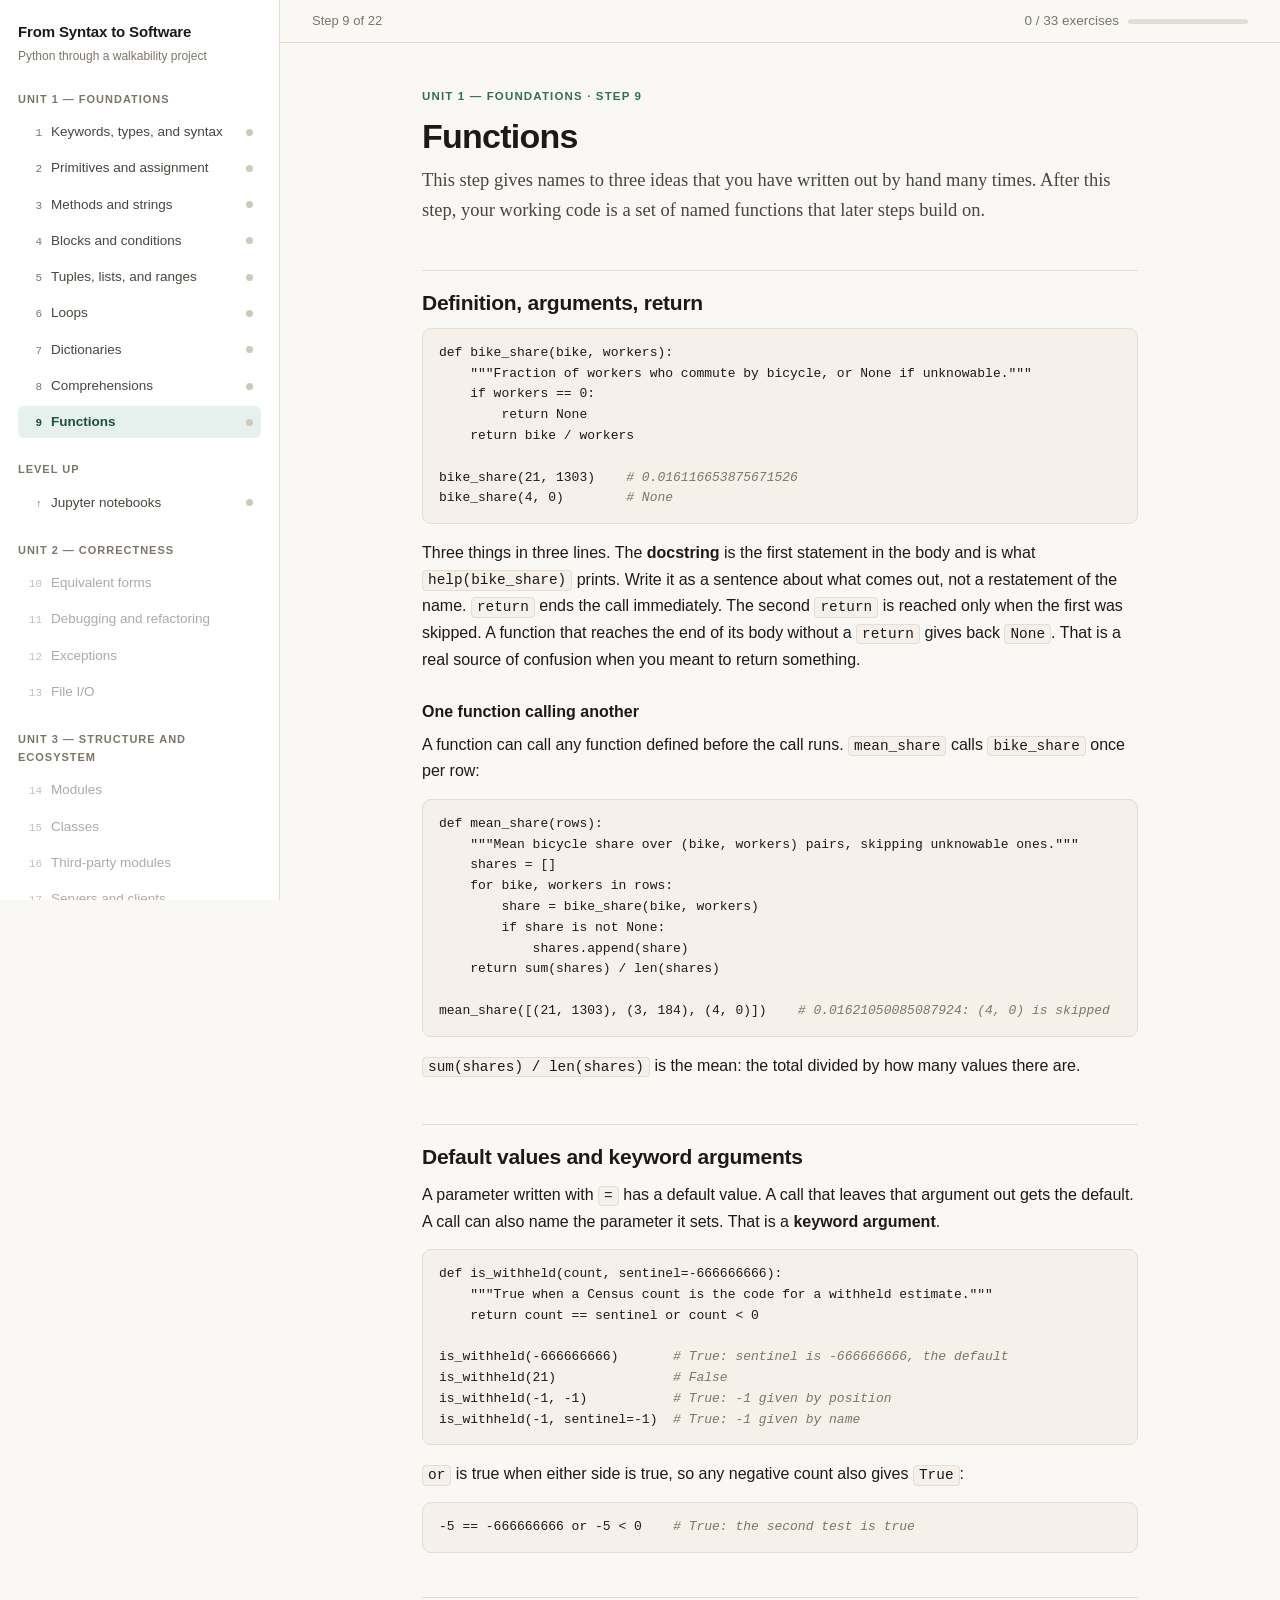
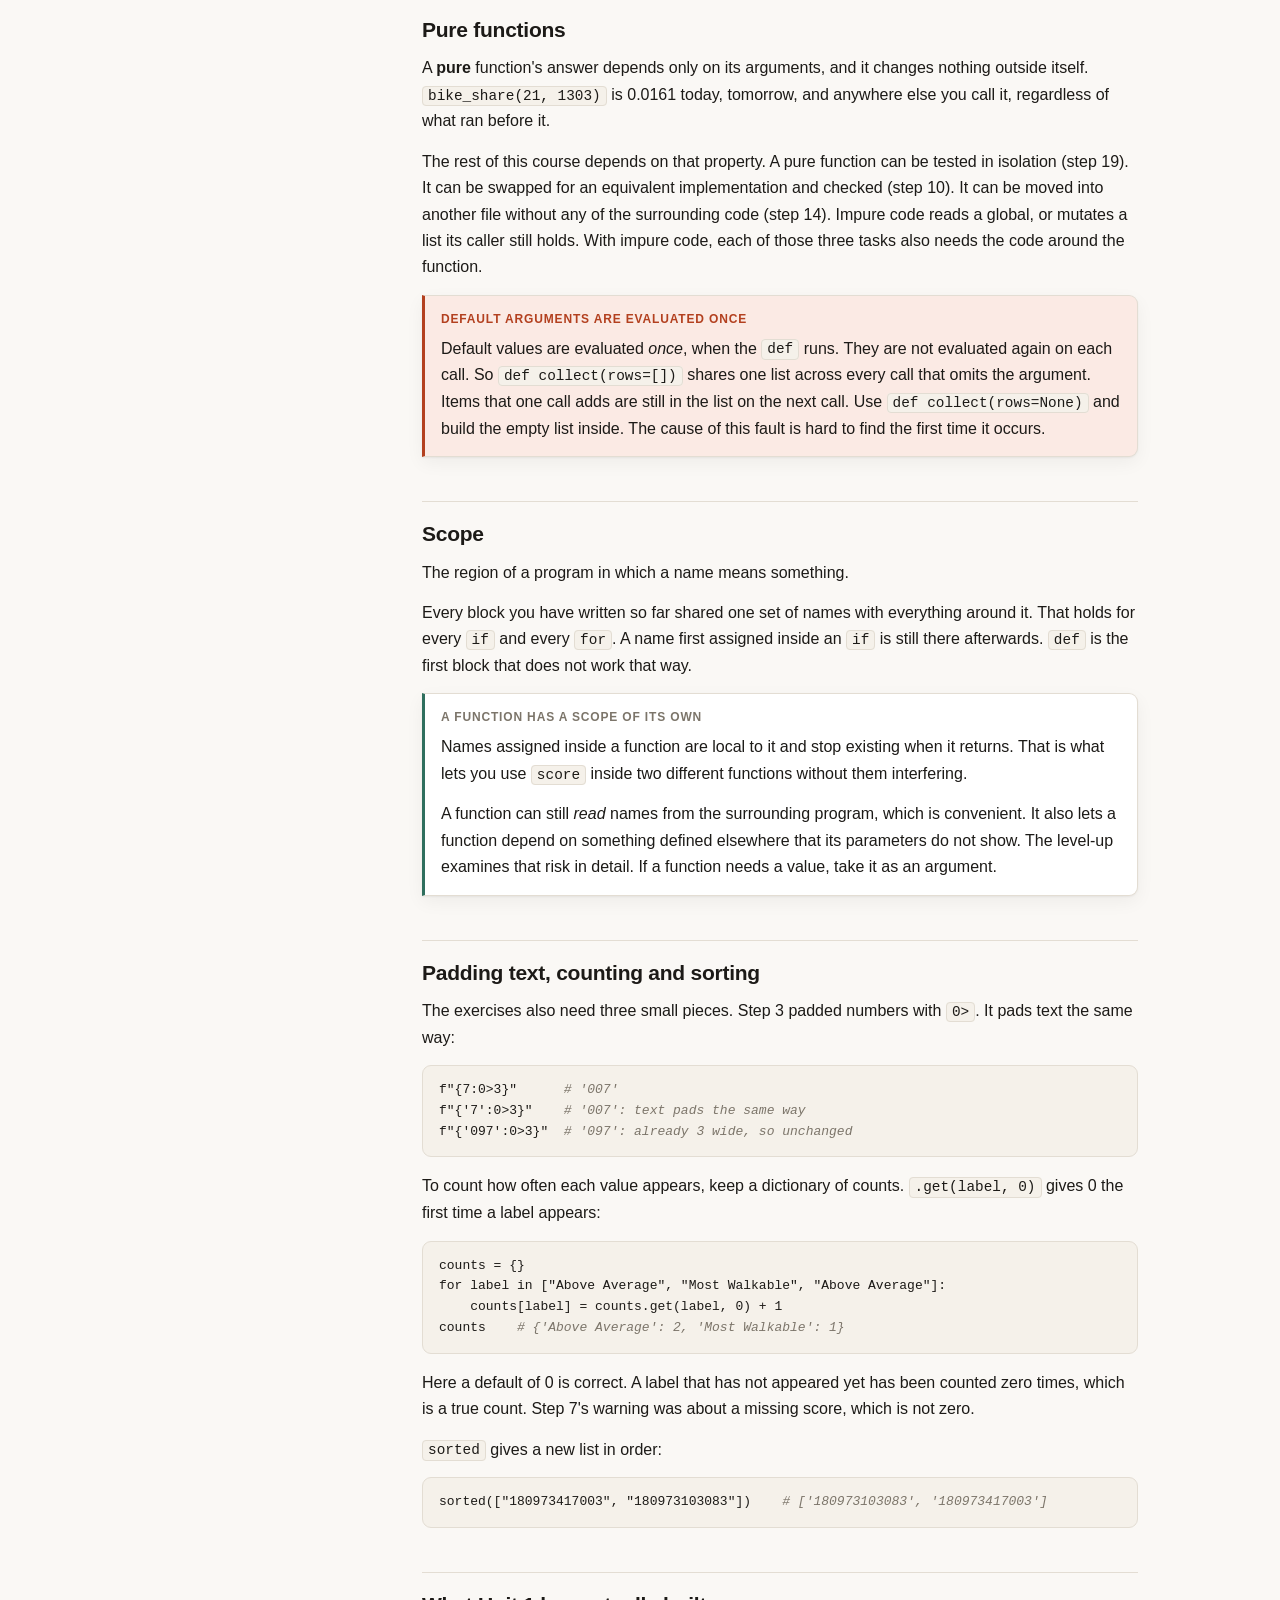
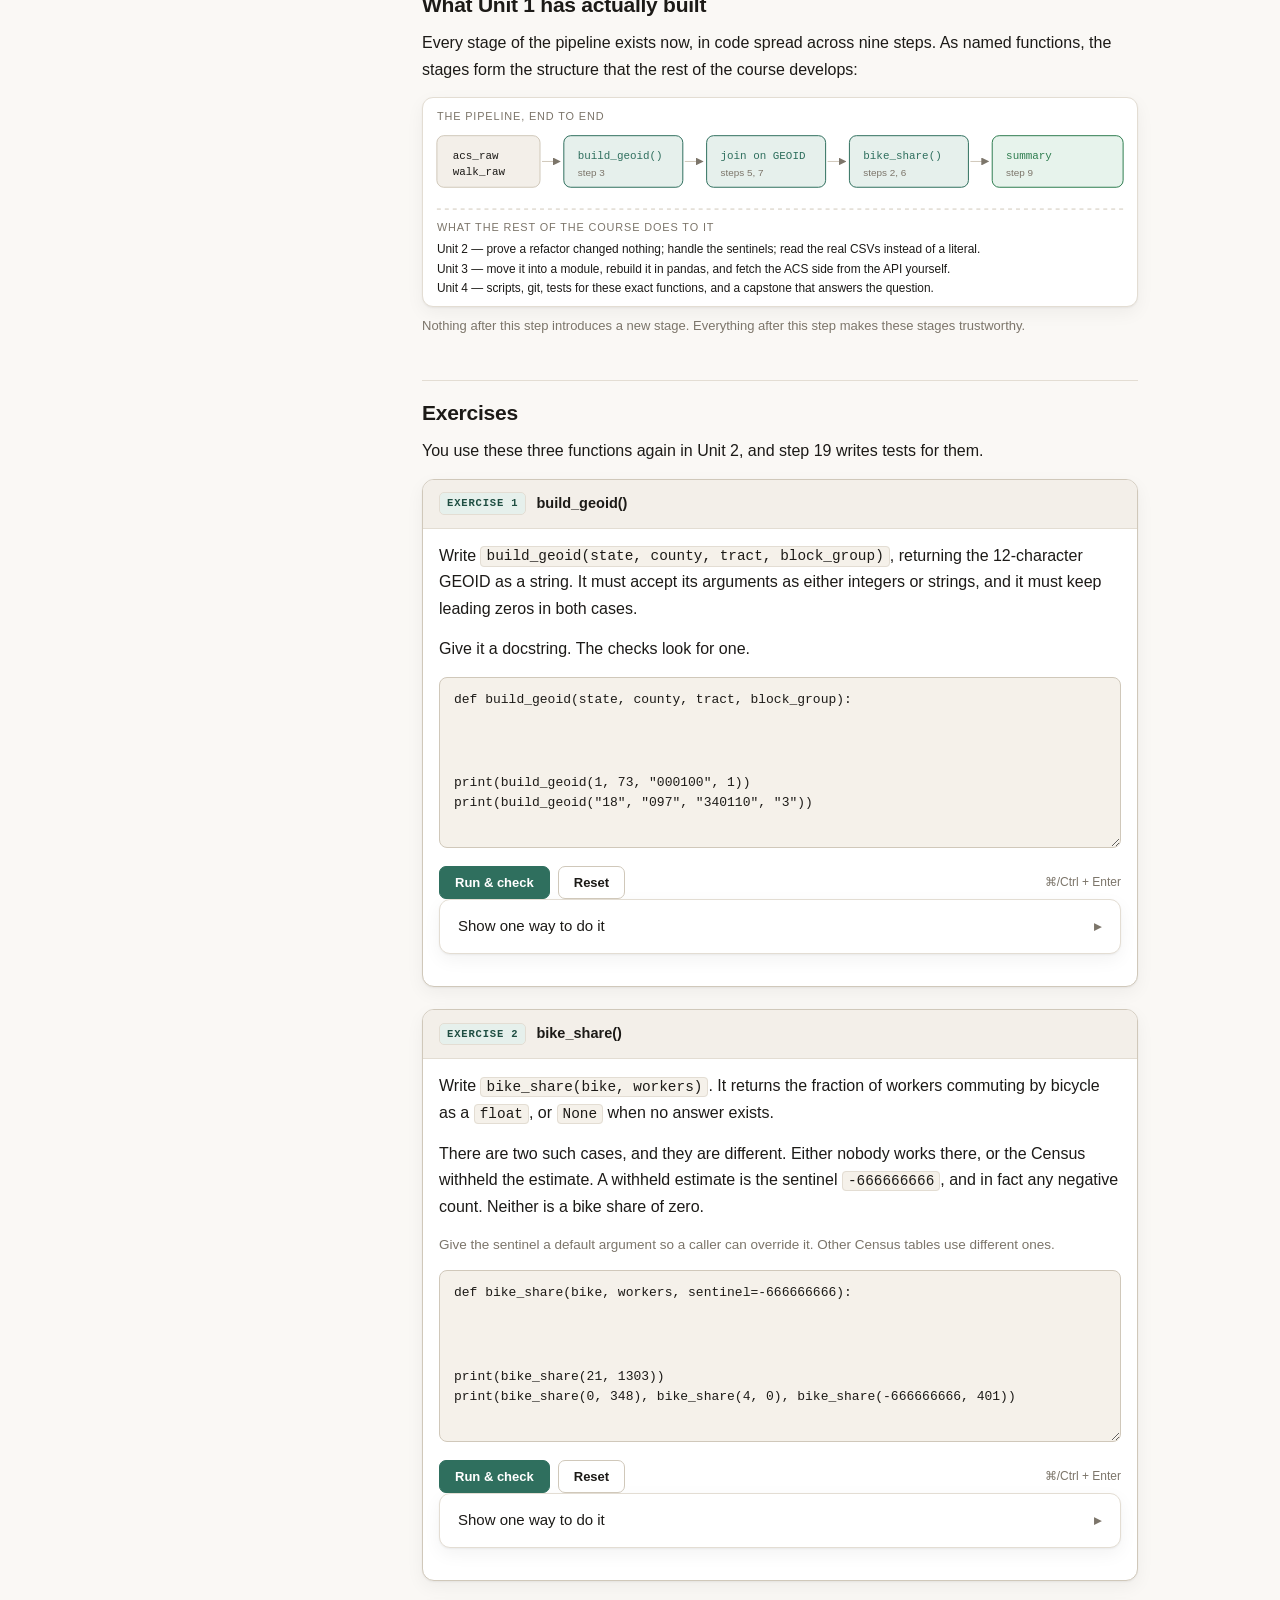
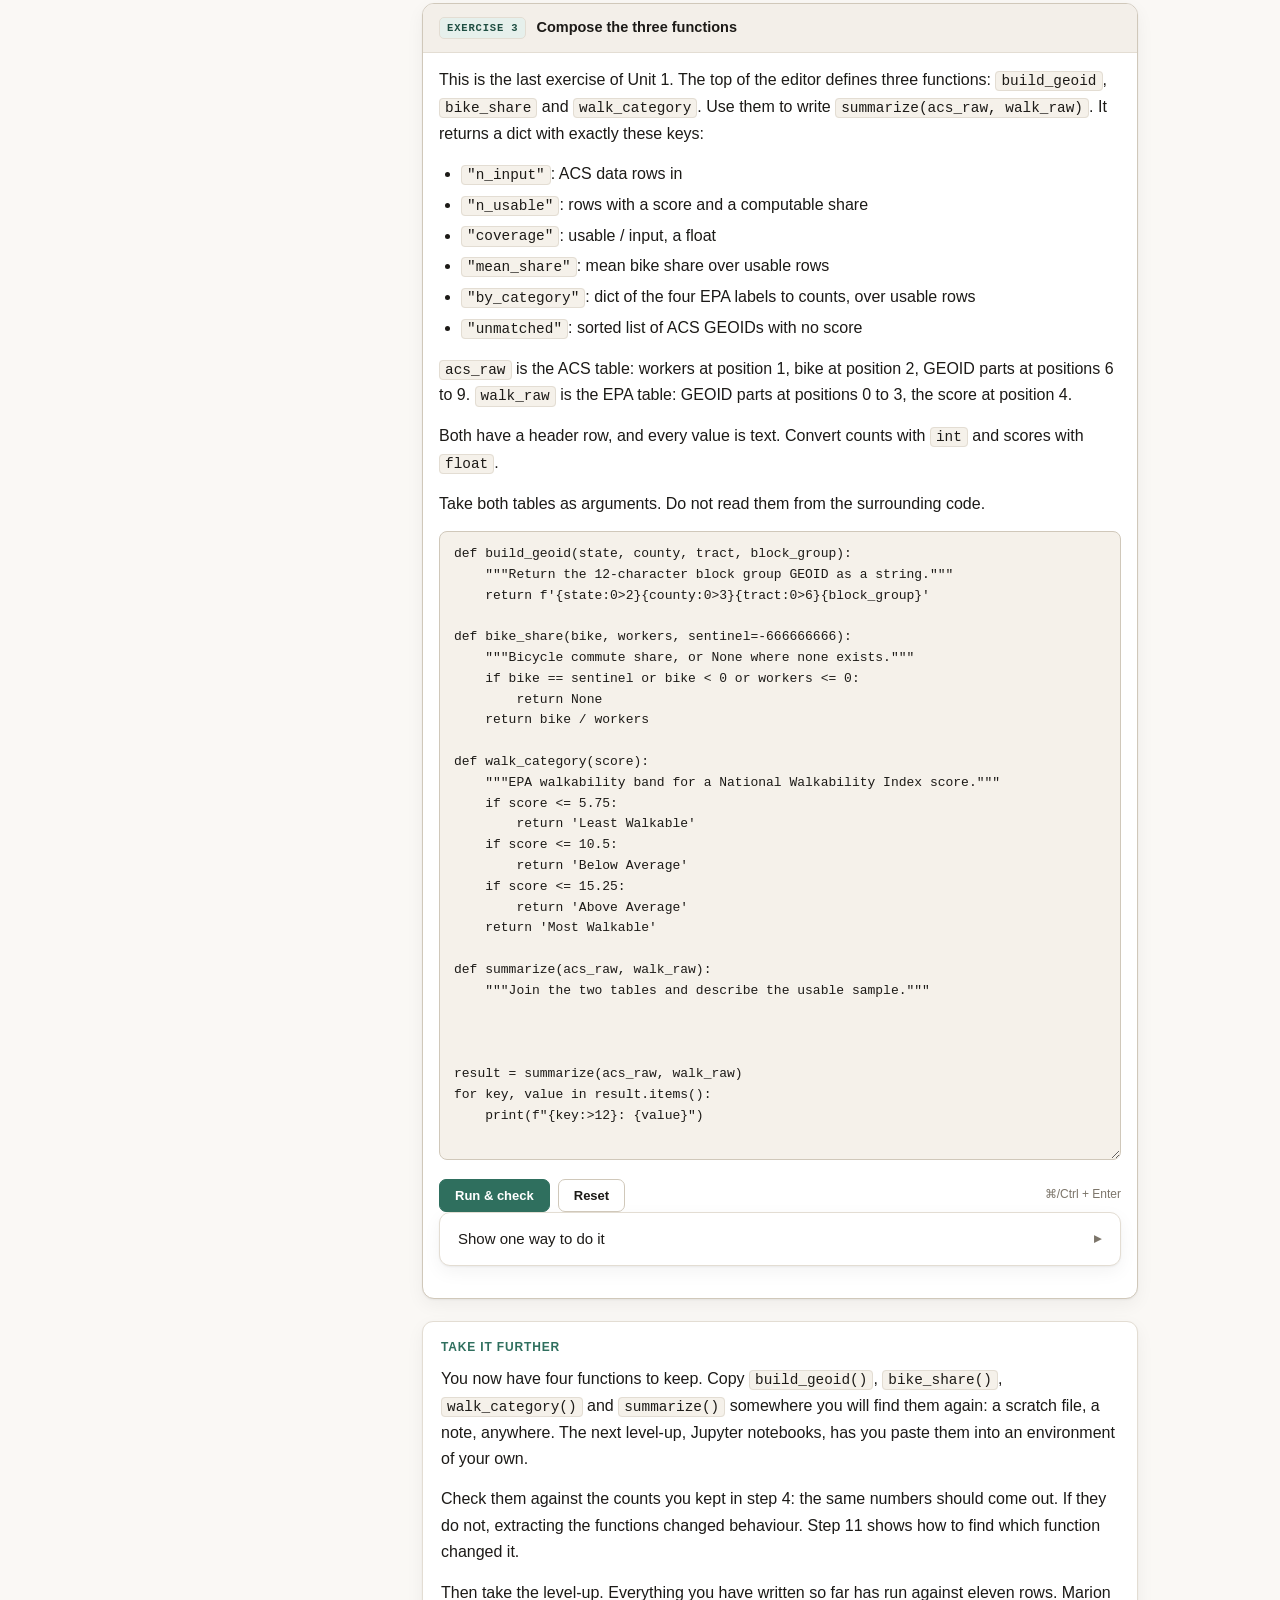
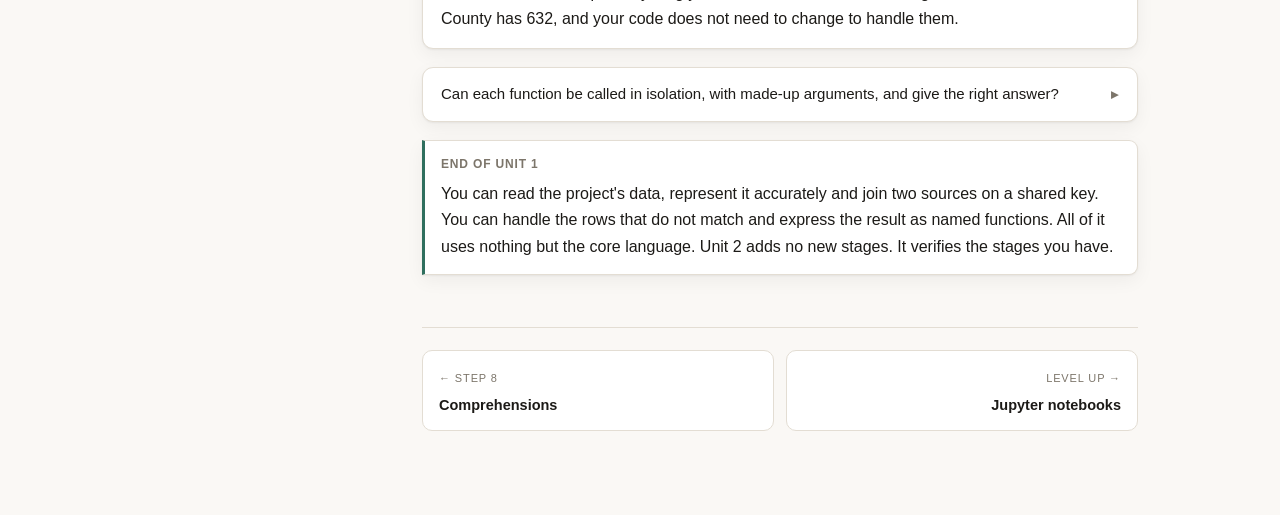
<file: steps/step-09.html>
<!doctype html>
<html lang="en">
<head>
<meta charset="utf-8">
<meta name="viewport" content="width=device-width,initial-scale=1">
<title>Step 9 — Functions</title>
<link rel="stylesheet" href="../assets/course.css?v=05c68d00">
</head>
<body>
<div class="shell">
  <div id="sidebar"></div>
  <div class="main">
    <div id="topbar"></div>
    <div class="wrap">

      <p class="eyebrow">Unit 1 — Foundations · Step 9</p>
      <h1>Functions</h1>
      <p class="lede">This step gives names to three ideas that you have written
      out by hand many times. After this step, your working code is a set of
      named functions that later steps build on.</p>

      <h2>Definition, arguments, return</h2>
<pre>def bike_share(bike, workers):
    """Fraction of workers who commute by bicycle, or None if unknowable."""
    if workers == 0:
        return None
    return bike / workers

bike_share(21, 1303)    <span class="c"># 0.016116653875671526</span>
bike_share(4, 0)        <span class="c"># None</span></pre>
      <p>Three things in three lines. The <b>docstring</b> is the first
      statement in the body and is what <code>help(bike_share)</code> prints.
      Write it as a sentence about what comes out, not a restatement of the
      name. <code>return</code> ends the call immediately. The second
      <code>return</code> is reached only when the first was skipped. A
      function that reaches the end of its body without a <code>return</code>
      gives back <code>None</code>. That is a real source of confusion when you meant to
      return something.</p>

      <h3>One function calling another</h3>
      <p>A function can call any function defined before the call runs.
      <code>mean_share</code> calls <code>bike_share</code> once per row:</p>
<pre>def mean_share(rows):
    """Mean bicycle share over (bike, workers) pairs, skipping unknowable ones."""
    shares = []
    for bike, workers in rows:
        share = bike_share(bike, workers)
        if share is not None:
            shares.append(share)
    return sum(shares) / len(shares)

mean_share([(21, 1303), (3, 184), (4, 0)])    <span class="c"># 0.01621050085087924: (4, 0) is skipped</span></pre>
      <p><code>sum(shares) / len(shares)</code> is the mean: the total
      divided by how many values there are.</p>

      <h2>Default values and keyword arguments</h2>
      <p>A parameter written with <code>=</code> has a default value. A
      call that leaves that argument out gets the default. A call can also
      name the parameter it sets. That is a <b>keyword argument</b>.</p>
<pre>def is_withheld(count, sentinel=-666666666):
    """True when a Census count is the code for a withheld estimate."""
    return count == sentinel or count &lt; 0

is_withheld(-666666666)       <span class="c"># True: sentinel is -666666666, the default</span>
is_withheld(21)               <span class="c"># False</span>
is_withheld(-1, -1)           <span class="c"># True: -1 given by position</span>
is_withheld(-1, sentinel=-1)  <span class="c"># True: -1 given by name</span></pre>
      <p><code>or</code> is true when either side is true, so any negative
      count also gives <code>True</code>:</p>
<pre>-5 == -666666666 or -5 &lt; 0    <span class="c"># True: the second test is true</span></pre>

      <h2>Pure functions</h2>
      <p>A <b>pure</b> function's answer depends only on its arguments, and it
      changes nothing outside itself. <code>bike_share(21, 1303)</code> is
      0.0161 today, tomorrow, and anywhere else you call it, regardless of what
      ran before it.</p>
      <p>The rest of this course depends on that property. A
      pure function can be tested in isolation (step 19). It can be swapped for
      an equivalent implementation and checked (step 10). It can be moved into
      another file without any of the surrounding code (step 14). Impure code
      reads a global, or mutates a list its caller still holds. With impure
      code, each of those three tasks also needs the code around the
      function.</p>
      <div class="note trap">
        <h4>Default arguments are evaluated once</h4>
        <p>Default values are evaluated <em>once</em>, when the
        <code>def</code> runs. They are not evaluated again on each call. So
        <code>def collect(rows=[])</code> shares one list across every call
        that omits the argument. Items that one call adds are still in the list
        on the next call. Use
        <code>def collect(rows=None)</code> and build the empty list inside.
        The cause of this fault is hard to find the first time it occurs.</p>
      </div>

      <h2>Scope</h2>
      <p>The region of a program in which a name means something.</p>
      <p>Every block you have written so far shared one set of names with
      everything around it. That holds for every <code>if</code> and every
      <code>for</code>. A
      name first assigned inside an <code>if</code> is still there afterwards.
      <code>def</code> is the first block that does not work that way.</p>

      <div class="note">
        <h4>A function has a scope of its own</h4>
        <p>Names assigned inside a function are local to it and stop existing when it
        returns. That is what lets you use <code>score</code> inside two
        different functions without them interfering.</p>
        <p style="margin-bottom:0">A function can still <em>read</em> names from
        the surrounding program, which is convenient. It also lets a function
        depend on something defined elsewhere that its parameters do not show.
        The level-up examines that risk in detail. If a function needs a value, take it as an argument.</p>
      </div>

      <h2>Padding text, counting and sorting</h2>
      <p>The exercises also need three small pieces. Step 3 padded numbers
      with <code>0&gt;</code>. It pads text the same way:</p>
<pre>f"{7:0&gt;3}"      <span class="c"># '007'</span>
f"{'7':0&gt;3}"    <span class="c"># '007': text pads the same way</span>
f"{'097':0&gt;3}"  <span class="c"># '097': already 3 wide, so unchanged</span></pre>
      <p>To count how often each value appears, keep a dictionary of counts.
      <code>.get(label, 0)</code> gives 0 the first time a label appears:</p>
<pre>counts = {}
for label in ["Above Average", "Most Walkable", "Above Average"]:
    counts[label] = counts.get(label, 0) + 1
counts    <span class="c"># {'Above Average': 2, 'Most Walkable': 1}</span></pre>
      <p>Here a default of 0 is correct. A label that has not appeared yet
      has been counted zero times, which is a true count. Step 7's warning
      was about a missing score, which is not zero.</p>
      <p><code>sorted</code> gives a new list in order:</p>
<pre>sorted(["180973417003", "180973103083"])    <span class="c"># ['180973103083', '180973417003']</span></pre>

      <h2>What Unit 1 has actually built</h2>
      <p>Every stage of the pipeline exists now, in code spread across nine steps.
      As named functions, the stages form the structure that the rest of the
      course develops:</p>

      <figure>
        <svg viewBox="0 0 720 210" role="img" aria-label="The Unit 1 pipeline: raw rows through build_geoid, join, bike_share and walk_category to a summary.">
          <text x="14" y="22" class="svg-muted" style="font-size:11px; letter-spacing:.08em">THE PIPELINE, END TO END</text>

          <rect class="svg-box" x="14" y="38" width="104" height="52" rx="7"/>
          <text x="30" y="62" class="svg-ink mono" style="font-size:11px">acs_raw</text>
          <text x="30" y="78" class="svg-ink mono" style="font-size:11px">walk_raw</text>

          <rect x="142" y="38" width="120" height="52" rx="7" fill="var(--accent-wash)" stroke="var(--accent)"/>
          <text x="156" y="62" class="svg-accent mono" style="font-size:11px">build_geoid()</text>
          <text x="156" y="79" class="svg-muted" style="font-size:10px">step 3</text>

          <rect x="286" y="38" width="120" height="52" rx="7" fill="var(--accent-wash)" stroke="var(--accent)"/>
          <text x="300" y="62" class="svg-accent mono" style="font-size:11px">join on GEOID</text>
          <text x="300" y="79" class="svg-muted" style="font-size:10px">steps 5, 7</text>

          <rect x="430" y="38" width="120" height="52" rx="7" fill="var(--accent-wash)" stroke="var(--accent)"/>
          <text x="444" y="62" class="svg-accent mono" style="font-size:11px">bike_share()</text>
          <text x="444" y="79" class="svg-muted" style="font-size:10px">steps 2, 6</text>

          <rect x="574" y="38" width="132" height="52" rx="7" fill="var(--ok-wash)" stroke="var(--ok)"/>
          <text x="588" y="62" class="svg-ok mono" style="font-size:11px">summary</text>
          <text x="588" y="79" class="svg-muted" style="font-size:10px">step 9</text>

          <g class="svg-line">
            <path d="M120 64 h18" marker-end="url(#a9)"/>
            <path d="M264 64 h18" marker-end="url(#a9)"/>
            <path d="M408 64 h18" marker-end="url(#a9)"/>
            <path d="M552 64 h18" marker-end="url(#a9)"/>
          </g>
          <defs><marker id="a9" markerWidth="8" markerHeight="8" refX="7" refY="4" orient="auto">
            <path d="M0 0 L8 4 L0 8 z" class="svg-muted"/></marker></defs>

          <line x1="14" y1="112" x2="706" y2="112" class="svg-line" stroke-dasharray="4 4"/>
          <text x="14" y="134" class="svg-muted" style="font-size:11px; letter-spacing:.08em">WHAT THE REST OF THE COURSE DOES TO IT</text>
          <text x="14" y="156" class="svg-ink" style="font-size:12px">Unit 2 — prove a refactor changed nothing; handle the sentinels; read the real CSVs instead of a literal.</text>
          <text x="14" y="176" class="svg-ink" style="font-size:12px">Unit 3 — move it into a module, rebuild it in pandas, and fetch the ACS side from the API yourself.</text>
          <text x="14" y="196" class="svg-ink" style="font-size:12px">Unit 4 — scripts, git, tests for these exact functions, and a capstone that answers the question.</text>
        </svg>
        <figcaption>Nothing after this step introduces a new stage. Everything
        after this step makes these stages trustworthy.</figcaption>
      </figure>

      <h2>Exercises</h2>
      <p>You use these three functions again in Unit 2, and step 19 writes tests
      for them.</p>
      <div id="ex1"></div>
      <div id="ex2"></div>
      <div id="ex3"></div>

      <div class="project">
        <h4>Take it further</h4>
        <p>You now have four functions to keep. Copy
        <code>build_geoid()</code>, <code>bike_share()</code>,
        <code>walk_category()</code> and <code>summarize()</code> somewhere
        you will find them again: a scratch file, a note, anywhere. The next
        level-up, Jupyter notebooks, has you paste them into an environment
        of your own.</p>
        <p>Check them against the counts you kept in step 4: the same numbers
        should come out. If they do not, extracting the functions changed
        behaviour. Step 11 shows how to find which function changed it.</p>
        <p style="margin-bottom:0">Then take the level-up. Everything you have
        written so far has run against eleven rows. Marion County has 632, and
        your code does not need to change to handle them.</p>
      </div>

      <details class="checkq">
        <summary><span class="q">Can each function be called in isolation, with made-up arguments, and give the right answer?</span></summary>
        <div class="ans">
          <p>That is the complete test. Apply it on purpose.
          Start with an empty editor and call <code>build_geoid("01", "073", "000100",
          "1")</code> with no other code around it. See whether it works.</p>
          <p>If it does, the function is self-contained. If it raises
          <code>NameError</code>, it was reading something from the
          surrounding code that is not a parameter. Examples are a header
          list, a lookup dict and a column index.
          That dependency needs to become a parameter.</p>
          <p style="margin-bottom:0">Doing this by hand takes a long time, and
          that is the reason for step 19. A test file is this check,
          written once and run automatically every time. About forty such
          checks have run against your code in the steps so far.</p>
        </div>
      </details>

      <div class="note">
        <h4>End of Unit 1</h4>
        <p>You can read the project's data, represent it accurately and join two
        sources on a shared key. You can handle the rows that do not match and
        express the result as named functions. All of it uses nothing but the
        core language.
        Unit 2 adds no new stages. It verifies the stages you have.</p>
      </div>

      <div id="pager"></div>
    </div>
  </div>
</div>

<script src="../assets/nav.js?v=93ed378f"></script>
<script src="../assets/runner.js?v=277a066f"></script>
<script src="../assets/sample.js?v=3b94601e"></script>
<script>
COURSE.exercise("ex1", {
  id: "s09-buildgeoid", tag: "Exercise 1", title: "build_geoid()",
  prompt:
    "<p>Write <code>build_geoid(state, county, tract, block_group)</code>, " +
    "returning the 12-character GEOID as a string. It must accept its " +
    "arguments as either integers or strings, and it must keep leading " +
    "zeros in both cases.</p>" +
    "<p>Give it a docstring. The checks look for one.</p>",
  setup: SAMPLE,
  starter:
    "def build_geoid(state, county, tract, block_group):\n" +
    "    \n" +
    "    \n\n" +
    "print(build_geoid(1, 73, \"000100\", 1))\n" +
    "print(build_geoid(\"18\", \"097\", \"340110\", \"3\"))",
  checks: [
    { label: "build_geoid is defined and takes four arguments",
      code: "f = expect_defined(globals(), 'build_geoid')\nexpect(f.__code__.co_argcount, 4)" },
    { label: "it has a docstring",
      code: "expect(bool(build_geoid.__doc__ and build_geoid.__doc__.strip()), True)" },
    { label: "strings in, GEOID out",
      code: "expect(build_geoid('18', '097', '340110', '3'), '180973401103')" },
    { label: "integers in, leading zeros preserved",
      code: "expect(build_geoid(1, 73, '000100', 1), '010730001001')" },
    { label: "a single-digit county pads to three",
      code: "expect(build_geoid(6, 7, 402300, 2), '060074023002')" },
    { label: "the result is always 12 characters",
      code: ("cases = [(1,1,1,1), ('18','097','340110','3'), (56, 999, 999999, 9)]\n"
           + "expect(sorted({len(build_geoid(*c)) for c in cases}), [12])") },
    { label: "it is pure: same arguments, same answer, no side effects",
      code: "expect(build_geoid(1, 73, '000100', 1), build_geoid(1, 73, '000100', 1))" }
  ],
  solution:
    "def build_geoid(state, county, tract, block_group):\n" +
    "    \"\"\"Return the 12-character census block group GEOID as a string.\n\n" +
    "    Parts may arrive as ints or strings; each is zero-padded to its\n" +
    "    census width, so state 1 becomes '01' rather than '1'.\n" +
    "    \"\"\"\n" +
    "    return f\"{state:0>2}{county:0>3}{tract:0>6}{block_group}\"\n\n" +
    "print(build_geoid(1, 73, \"000100\", 1))\n" +
    "print(build_geoid(\"18\", \"097\", \"340110\", \"3\"))"
});

COURSE.exercise("ex2", {
  id: "s09-bikeshare", tag: "Exercise 2", title: "bike_share()",
  prompt:
    "<p>Write <code>bike_share(bike, workers)</code>. It returns the fraction of " +
    "workers commuting by bicycle as a <code>float</code>, or " +
    "<code>None</code> when no answer exists.</p>" +
    "<p>There are two such cases, and they are different. Either nobody works " +
    "there, or the Census withheld the estimate. A withheld estimate is the " +
    "sentinel <code>-666666666</code>, and in fact any negative count. Neither " +
    "is a bike share of zero.</p>" +
    "<p class='small'>Give the sentinel a default argument so a caller can " +
    "override it. Other Census tables use different ones.</p>",
  setup: SAMPLE,
  starter:
    "def bike_share(bike, workers, sentinel=-666666666):\n" +
    "    \n" +
    "    \n\n" +
    "print(bike_share(21, 1303))\n" +
    "print(bike_share(0, 348), bike_share(4, 0), bike_share(-666666666, 401))",
  checks: [
    { label: "an ordinary row gives the right fraction",
      code: "expect_close(expect_defined(globals(), 'bike_share')(21, 1303), 21 / 1303, 1e-12)" },
    { label: "it has a docstring",
      code: "expect(bool(bike_share.__doc__ and bike_share.__doc__.strip()), True)" },
    { label: "no workers gives None, not zero and not an exception",
      code: "expect(bike_share(4, 0), None)" },
    { label: "a real zero bike count is 0.0, not None",
      code: "expect_close(bike_share(0, 348), 0.0, 1e-12)\nexpect(bike_share(0, 348) is None, False)" },
    { label: "the sentinel gives None",
      code: "expect(bike_share(-666666666, 401), None)" },
    { label: "so does any negative count",
      code: "expect(bike_share(-999999999, 401), None)" },
    { label: "the sentinel can be overridden by the caller",
      code: "expect(bike_share(-1, 100, sentinel=-1), None)\nexpect_close(bike_share(5, 100, sentinel=-1), 0.05, 1e-12)" },
    { label: "the result is a float whenever there is one",
      code: "expect_type(bike_share(21, 1303), float)" }
  ],
  solution:
    "def bike_share(bike, workers, sentinel=-666666666):\n" +
    "    \"\"\"Fraction of workers commuting by bicycle, or None if unknowable.\n\n" +
    "    Returns None when there are no workers to take a share of, and when\n" +
    "    the count is a Census 'estimate unavailable' sentinel. A genuine\n" +
    "    count of zero returns 0.0 -- those rows are data, not gaps.\n" +
    "    \"\"\"\n" +
    "    if bike == sentinel or bike < 0:\n" +
    "        return None\n" +
    "    if workers <= 0:\n" +
    "        return None\n" +
    "    return bike / workers\n\n" +
    "print(bike_share(21, 1303))\n" +
    "print(bike_share(0, 348), bike_share(4, 0), bike_share(-666666666, 401))"
});

COURSE.exercise("ex3", {
  id: "s09-pipeline", tag: "Exercise 3", title: "Compose the three functions",
  prompt:
    "<p>This is the last exercise of Unit 1. The top of the editor defines three " +
    "functions: <code>build_geoid</code>, <code>bike_share</code> and " +
    "<code>walk_category</code>. Use them to write " +
    "<code>summarize(acs_raw, walk_raw)</code>. It returns a dict with exactly " +
    "these keys:</p>" +
    "<ul>" +
    "<li><code>\"n_input\"</code>: ACS data rows in</li>" +
    "<li><code>\"n_usable\"</code>: rows with a score and a computable share</li>" +
    "<li><code>\"coverage\"</code>: usable / input, a float</li>" +
    "<li><code>\"mean_share\"</code>: mean bike share over usable rows</li>" +
    "<li><code>\"by_category\"</code>: dict of the four EPA labels to counts, " +
    "over usable rows</li>" +
    "<li><code>\"unmatched\"</code>: sorted list of ACS GEOIDs with no score</li>" +
    "</ul>" +
    "<p><code>acs_raw</code> is the ACS table: workers at position 1, bike at " +
    "position 2, GEOID parts at positions 6 to 9. <code>walk_raw</code> is the EPA " +
    "table: GEOID parts at positions 0 to 3, the score at position 4.</p>" +
    "<p>Both have a header row, and every value is text. Convert counts with " +
    "<code>int</code> and scores with <code>float</code>.</p>" +
    "<p>Take both tables as arguments. Do not read them from the " +
    "surrounding code.</p>",
  setup: SAMPLE,
  starter:
    "def build_geoid(state, county, tract, block_group):\n" +
    "    \"\"\"Return the 12-character block group GEOID as a string.\"\"\"\n" +
    "    return f'{state:0>2}{county:0>3}{tract:0>6}{block_group}'\n\n" +
    "def bike_share(bike, workers, sentinel=-666666666):\n" +
    "    \"\"\"Bicycle commute share, or None where none exists.\"\"\"\n" +
    "    if bike == sentinel or bike < 0 or workers <= 0:\n" +
    "        return None\n" +
    "    return bike / workers\n\n" +
    "def walk_category(score):\n" +
    "    \"\"\"EPA walkability band for a National Walkability Index score.\"\"\"\n" +
    "    if score <= 5.75:\n" +
    "        return 'Least Walkable'\n" +
    "    if score <= 10.5:\n" +
    "        return 'Below Average'\n" +
    "    if score <= 15.25:\n" +
    "        return 'Above Average'\n" +
    "    return 'Most Walkable'\n" + "\n" +
    "def summarize(acs_raw, walk_raw):\n" +
    "    \"\"\"Join the two tables and describe the usable sample.\"\"\"\n" +
    "    \n" +
    "    \n\n" +
    "result = summarize(acs_raw, walk_raw)\n" +
    "for key, value in result.items():\n" +
    "    print(f\"{key:>12}: {value}\")",
  checks: [
    { label: "summarize takes both tables as arguments",
      code: "f = expect_defined(globals(), 'summarize')\nexpect(f.__code__.co_argcount, 2)" },
    { label: "it returns a dict with exactly the six keys",
      code: ("r = summarize(acs_raw, walk_raw)\n"
           + "expect(sorted(r.keys()), ['by_category','coverage','mean_share','n_input','n_usable','unmatched'])") },
    { label: "n_input counts the data rows, not the header",
      code: "expect(summarize(acs_raw, walk_raw)['n_input'], len(acs_raw) - 1)" },
    { label: "n_usable excludes unmatched, zero-worker and sentinel rows",
      code: ("lk = {build_geoid(r[0], r[1], r[2], r[3]): float(r[4]) for r in walk_raw[1:]}\n"
           + "want = sum(1 for r in acs_raw[1:]\n"
           + "           if build_geoid(r[6], r[7], r[8], r[9]) in lk\n"
           + "           and bike_share(int(r[2]), int(r[1])) is not None)\n"
           + "expect(summarize(acs_raw, walk_raw)['n_usable'], want)") },
    { label: "coverage is usable over input",
      code: ("r = summarize(acs_raw, walk_raw)\n"
           + "expect_close(r['coverage'], r['n_usable'] / r['n_input'], 1e-12)") },
    { label: "mean_share averages only the usable rows",
      code: ("lk = {build_geoid(r[0], r[1], r[2], r[3]): float(r[4]) for r in walk_raw[1:]}\n"
           + "shares = [bike_share(int(r[2]), int(r[1])) for r in acs_raw[1:]\n"
           + "          if build_geoid(r[6], r[7], r[8], r[9]) in lk\n"
           + "          and bike_share(int(r[2]), int(r[1])) is not None]\n"
           + "expect_close(summarize(acs_raw, walk_raw)['mean_share'], sum(shares) / len(shares), 1e-12)") },
    { label: "by_category counts the usable rows by EPA band",
      code: ("r = summarize(acs_raw, walk_raw)\n"
           + "expect(set(r['by_category']) <= {'Least Walkable','Below Average','Above Average','Most Walkable'}, True)\n"
           + "expect(sum(r['by_category'].values()), r['n_usable'])") },
    { label: "unmatched is a sorted list of the ACS-only GEOIDs",
      code: ("lk = {build_geoid(r[0], r[1], r[2], r[3]) for r in walk_raw[1:]}\n"
           + "want = sorted(build_geoid(r[6], r[7], r[8], r[9]) for r in acs_raw[1:]\n"
           + "              if build_geoid(r[6], r[7], r[8], r[9]) not in lk)\n"
           + "expect(summarize(acs_raw, walk_raw)['unmatched'], want)") },
    { label: "it is pure: calling it twice gives the same answer",
      code: "expect(summarize(acs_raw, walk_raw), summarize(acs_raw, walk_raw))" }
  ],
  solution:
    "def build_geoid(state, county, tract, block_group):\n" +
    "    \"\"\"Return the 12-character block group GEOID as a string.\"\"\"\n" +
    "    return f'{state:0>2}{county:0>3}{tract:0>6}{block_group}'\n\n" +
    "def bike_share(bike, workers, sentinel=-666666666):\n" +
    "    \"\"\"Bicycle commute share, or None where none exists.\"\"\"\n" +
    "    if bike == sentinel or bike < 0 or workers <= 0:\n" +
    "        return None\n" +
    "    return bike / workers\n\n" +
    "def walk_category(score):\n" +
    "    \"\"\"EPA walkability band for a National Walkability Index score.\"\"\"\n" +
    "    if score <= 5.75:\n" +
    "        return 'Least Walkable'\n" +
    "    if score <= 10.5:\n" +
    "        return 'Below Average'\n" +
    "    if score <= 15.25:\n" +
    "        return 'Above Average'\n" +
    "    return 'Most Walkable'\n" + "\n" +
    "def summarize(acs_raw, walk_raw):\n" +
    "    \"\"\"Join the two tables and describe the usable sample.\"\"\"\n" +
    "    walk_lookup = {build_geoid(r[0], r[1], r[2], r[3]): float(r[4])\n" +
    "                   for r in walk_raw[1:]}\n\n" +
    "    usable, unmatched = [], []\n" +
    "    by_category = {}\n\n" +
    "    for row in acs_raw[1:]:\n" +
    "        geoid = build_geoid(row[6], row[7], row[8], row[9])\n" +
    "        score = walk_lookup.get(geoid)\n" +
    "        if score is None:\n" +
    "            unmatched.append(geoid)\n" +
    "            continue\n" +
    "        share = bike_share(int(row[2]), int(row[1]))\n" +
    "        if share is None:\n" +
    "            continue\n" +
    "        usable.append(share)\n" +
    "        label = walk_category(score)\n" +
    "        by_category[label] = by_category.get(label, 0) + 1\n\n" +
    "    n_input = len(acs_raw) - 1\n" +
    "    return {\n" +
    "        \"n_input\": n_input,\n" +
    "        \"n_usable\": len(usable),\n" +
    "        \"coverage\": len(usable) / n_input,\n" +
    "        \"mean_share\": sum(usable) / len(usable),\n" +
    "        \"by_category\": by_category,\n" +
    "        \"unmatched\": sorted(unmatched),\n" +
    "    }\n\n" +
    "result = summarize(acs_raw, walk_raw)\n" +
    "for key, value in result.items():\n" +
    "    print(f\"{key:>12}: {value}\")\n" +
    "# The whole pipeline as one call, taking its data as arguments rather\n" +
    "# than reaching for it. That is what makes it movable in step 14 -- and\n" +
    "# testable in step 19 with nothing else loaded at all."
});
</script>
</body>
</html>
</file>
<file: assets/course.css>
/* From Syntax to Software — course styles */

:root{
  --bg:#faf8f5; --surface:#fff; --surface-2:#f3efe9;
  --ink:#1c1a17; --ink-2:#4a453e; --muted:#7c756a;
  --line:#e3ddd3; --line-2:#d0c8ba;
  --accent:#2f6f5e; --accent-2:#1f4e42; --accent-wash:#e6f0ec;
  --ok:#2e7d4f; --ok-wash:#e7f3ec;
  --bad:#b3401f; --bad-wash:#fbeae4;
  --warn:#8a6412; --warn-wash:#fbf2dd;
  --code-bg:#f5f1ea;
  --shadow:0 1px 2px rgba(28,26,23,.05), 0 6px 18px rgba(28,26,23,.05);
  --mono:ui-monospace,SFMono-Regular,"SF Mono",Menlo,Consolas,monospace;
  --sans:ui-sans-serif,-apple-system,BlinkMacSystemFont,"Segoe UI",Inter,sans-serif;
  --serif:ui-serif,Georgia,"Iowan Old Style",serif;
}
@media (prefers-color-scheme:dark){
  :root:not([data-theme="light"]){
    --bg:#16181a; --surface:#1e2124; --surface-2:#262a2e;
    --ink:#e9e6e1; --ink-2:#bdb8b1; --muted:#8b857d;
    --line:#2e3338; --line-2:#3c4249;
    --accent:#6fc0a6; --accent-2:#8fd4bd; --accent-wash:#1d2b28;
    --ok:#6fc08a; --ok-wash:#1b2a21;
    --bad:#e8825f; --bad-wash:#2e1d17;
    --warn:#d9ad52; --warn-wash:#2b2418;
    --code-bg:#181b1e;
    --shadow:0 1px 2px rgba(0,0,0,.3), 0 6px 18px rgba(0,0,0,.25);
  }
}
:root[data-theme="dark"]{
  --bg:#16181a; --surface:#1e2124; --surface-2:#262a2e;
  --ink:#e9e6e1; --ink-2:#bdb8b1; --muted:#8b857d;
  --line:#2e3338; --line-2:#3c4249;
  --accent:#6fc0a6; --accent-2:#8fd4bd; --accent-wash:#1d2b28;
  --ok:#6fc08a; --ok-wash:#1b2a21;
  --bad:#e8825f; --bad-wash:#2e1d17;
  --warn:#d9ad52; --warn-wash:#2b2418;
  --code-bg:#181b1e;
  --shadow:0 1px 2px rgba(0,0,0,.3), 0 6px 18px rgba(0,0,0,.25);
}

*{box-sizing:border-box}
html{scroll-behavior:smooth}
body{
  margin:0; background:var(--bg); color:var(--ink);
  font:16px/1.65 var(--sans);
  -webkit-font-smoothing:antialiased;
}
a{color:var(--accent-2); text-underline-offset:2px}
a:hover{color:var(--accent)}
code{font-family:var(--mono); font-size:.9em}
:not(pre)>code{
  background:var(--code-bg); border:1px solid var(--line);
  padding:.08em .35em; border-radius:4px; white-space:nowrap;
}

/* ---------- shell ---------- */
.shell{display:flex; min-height:100vh}
.sidebar{
  width:280px; flex:0 0 280px; border-right:1px solid var(--line);
  background:var(--surface); padding:22px 18px 40px; position:sticky; top:0;
  height:100vh; overflow-y:auto;
}
.sidebar .brand{display:block; text-decoration:none; color:inherit; margin-bottom:4px}
.sidebar .brand b{display:block; font-size:15px; line-height:1.3; letter-spacing:-.01em}
.sidebar .brand span{font-size:12px; color:var(--muted)}
.unit-label{
  font-size:11px; letter-spacing:.09em; text-transform:uppercase;
  color:var(--muted); margin:22px 0 8px; font-weight:600;
}
.toc{list-style:none; margin:0; padding:0}
.toc a{
  display:flex; gap:9px; align-items:baseline; text-decoration:none;
  color:var(--ink-2); padding:5px 8px; border-radius:6px; font-size:13.5px;
}
.toc a:hover{background:var(--surface-2); color:var(--ink)}
.toc a[aria-current]{background:var(--accent-wash); color:var(--accent-2); font-weight:600}
.toc .n{
  font-family:var(--mono); font-size:11px; color:var(--muted);
  min-width:16px; text-align:right; flex:0 0 auto;
}
.toc a[aria-current] .n{color:var(--accent-2)}
.toc .dot{
  margin-left:auto; width:7px; height:7px; border-radius:50%;
  background:var(--line-2); flex:0 0 auto; align-self:center;
}
.toc .dot.done{background:var(--ok)}
.toc .dot.part{background:var(--warn)}

.main{flex:1; min-width:0; display:flex; flex-direction:column}
.wrap{width:100%; max-width:780px; margin:0 auto; padding:44px 32px 96px}

/* ---------- typography ---------- */
.eyebrow{
  font-size:11.5px; letter-spacing:.1em; text-transform:uppercase;
  color:var(--accent); font-weight:700; margin:0 0 10px;
}
h1{font:600 34px/1.18 var(--sans); letter-spacing:-.022em; margin:0 0 10px}
h2{
  font:600 21px/1.3 var(--sans); letter-spacing:-.012em;
  margin:44px 0 12px; padding-top:18px; border-top:1px solid var(--line);
}
h3{font:600 16px/1.4 var(--sans); margin:28px 0 8px}
.lede{font:400 18.5px/1.6 var(--serif); color:var(--ink-2); margin:0 0 8px}
p{margin:0 0 14px}
ul,ol{margin:0 0 14px; padding-left:22px}
li{margin:4px 0}
.small{font-size:13.5px; color:var(--muted)}

/* ---------- lede as points ---------- */
.lede-points{list-style:none; margin:0 0 8px; padding:0}
.lede-points li{
  font:400 17px/1.5 var(--serif); color:var(--ink-2);
  padding:5px 0 5px 22px; position:relative; margin:0;
}
.lede-points li::before{
  content:""; position:absolute; left:2px; top:14px;
  width:9px; height:2px; background:var(--accent); border-radius:1px;
}

/* ---------- keyword explorer ---------- */
.kwgrid{
  display:grid; grid-template-columns:repeat(auto-fill, minmax(96px, 1fr));
  gap:6px; margin:0 0 14px;
}
.kw{
  font:500 13px/1 var(--mono); padding:10px 6px; text-align:center;
  border:1px solid var(--line); border-radius:7px;
  background:var(--surface); color:var(--ink); cursor:pointer;
}
.kw:hover{border-color:var(--accent); background:var(--surface-2)}
.kw[aria-pressed="true"]{
  background:var(--accent); border-color:var(--accent); color:#fff;
}
.kw.unused{color:var(--muted); background:var(--bg)}
.kw.unused[aria-pressed="true"]{color:#fff; background:var(--muted); border-color:var(--muted)}
.kw-about{
  border:1px solid var(--line); border-left:3px solid var(--accent);
  border-radius:0 9px 9px 0; background:var(--surface);
  padding:14px 16px; box-shadow:var(--shadow); min-height:92px;
}
.kw-about .word{font:600 16px/1.2 var(--mono); color:var(--accent-2); margin:0 0 6px}
.kw-about .what{margin:0 0 6px}
.kw-about .where{font-size:13px; color:var(--muted); margin:0}

/* ---------- code ---------- */
pre{
  background:var(--code-bg); border:1px solid var(--line); border-radius:9px;
  padding:14px 16px; overflow-x:auto; margin:0 0 16px;
  font-family:var(--mono); font-size:13px; line-height:1.6;
}
pre .c{color:var(--muted); font-style:italic}
pre .o{color:var(--bad)}
pre .g{color:var(--ok)}

.tight{margin:0 0 20px; padding-left:19px}
.tight li{margin:2px 0; font-size:14.5px}

/* ---------- callouts ---------- */
.note{
  border:1px solid var(--line); border-left:3px solid var(--accent);
  background:var(--surface); border-radius:0 9px 9px 0;
  padding:14px 16px; margin:0 0 18px; box-shadow:var(--shadow);
}
.note.warn{border-left-color:var(--warn); background:var(--warn-wash)}
.note.trap{border-left-color:var(--bad); background:var(--bad-wash)}
.note h4{
  margin:0 0 6px; font-size:12px; letter-spacing:.07em;
  text-transform:uppercase; color:var(--muted);
}
.note.warn h4{color:var(--warn)} .note.trap h4{color:var(--bad)}
.note :last-child{margin-bottom:0}

/* ---------- colour-coded parts list ---------- */
.parts{list-style:none; margin:0 0 18px; padding:0; display:grid; gap:8px}
.parts li{display:flex; gap:12px; align-items:baseline; font-size:14.5px}
.parts .k{
  flex:0 0 92px; font:700 13px/1.5 var(--mono); letter-spacing:.01em;
}
.parts .k.v{color:var(--accent)}
.parts .k.d{color:var(--bad)}
.parts .k.m{color:var(--warn)}
.parts .k.a{color:var(--ok)}
@media (max-width:520px){
  .parts li{display:block}
  .parts .k{display:block; margin-bottom:1px}
}

/* ---------- premise block ---------- */
.premise{
  border-left:3px solid var(--accent); padding:4px 0 4px 18px;
  margin:0 0 20px;
}
.premise p{margin:9px 0; display:flex; gap:14px; align-items:baseline}
.premise .lbl{
  flex:0 0 66px; font:700 10.5px/1.6 var(--mono); letter-spacing:.09em;
  text-transform:uppercase; color:var(--accent);
}
.premise p:last-child .lbl{color:var(--ink-2)}

/* ---------- project + check blocks ---------- */
.project,.checkq{
  border:1px solid var(--line); border-radius:11px; background:var(--surface);
  padding:16px 18px; margin:0 0 18px; box-shadow:var(--shadow);
}
.project>h4,.checkq>summary{
  margin:0 0 8px; font-size:12px; letter-spacing:.07em;
  text-transform:uppercase; color:var(--accent); font-weight:700;
}
.checkq{padding:0}
.checkq>summary{
  cursor:pointer; padding:14px 18px; margin:0; list-style:none;
  display:flex; justify-content:space-between; align-items:center; gap:12px;
}
.checkq>summary::-webkit-details-marker{display:none}
.checkq>summary::after{content:"▸"; color:var(--muted); font-size:14px}
.checkq[open]>summary::after{content:"▾"}
.checkq>summary .q{
  text-transform:none; letter-spacing:0; color:var(--ink);
  font-size:15px; font-weight:500;
}
.checkq .ans{padding:0 18px 16px; border-top:1px solid var(--line); margin-top:2px}
.checkq .ans p:first-child{margin-top:14px}

/* ---------- exercises ---------- */
.ex{
  border:1px solid var(--line-2); border-radius:12px; background:var(--surface);
  margin:0 0 22px; overflow:hidden; box-shadow:var(--shadow);
}
.ex.passed{border-color:var(--ok)}
.ex-head{
  display:flex; align-items:center; gap:10px; padding:12px 16px;
  background:var(--surface-2); border-bottom:1px solid var(--line);
}
.ex-head .tag{
  font:700 10.5px/1 var(--mono); letter-spacing:.08em; text-transform:uppercase;
  color:var(--accent-2); background:var(--accent-wash);
  padding:5px 7px; border-radius:5px; border:1px solid var(--line);
}
.ex-head .ttl{font-weight:600; font-size:14.5px}
.ex-head .state{margin-left:auto; font-size:12px; color:var(--muted)}
.ex.passed .ex-head .state{color:var(--ok); font-weight:600}
.ex-body{padding:14px 16px}
.ex-body>p:first-child{margin-top:0}
.ex textarea{
  width:100%; border:1px solid var(--line-2); border-radius:8px;
  background:var(--code-bg); color:var(--ink); padding:12px 14px;
  font-family:var(--mono); font-size:13px; line-height:1.6;
  resize:vertical; min-height:96px; tab-size:4;
}
.ex textarea:focus{outline:2px solid var(--accent); outline-offset:-1px}
.ex-bar{display:flex; gap:8px; align-items:center; margin-top:10px; flex-wrap:wrap}
button{
  font:600 13px/1 var(--sans); padding:9px 15px; border-radius:7px;
  border:1px solid var(--line-2); background:var(--surface); color:var(--ink);
  cursor:pointer;
}
button:hover{background:var(--surface-2)}
button.primary{background:var(--accent); border-color:var(--accent); color:#fff}
button.primary:hover{background:var(--accent-2)}
button:disabled{opacity:.5; cursor:default}
.ex-bar .hint{font-size:12px; color:var(--muted); margin-left:auto}

.out{margin-top:12px; display:none}
.out.show{display:block}
.out pre{margin:0 0 10px; font-size:12.5px; background:var(--code-bg)}
.out pre.err{border-color:var(--bad); background:var(--bad-wash); color:var(--bad)}
.checks{list-style:none; margin:0; padding:0; display:grid; gap:6px}
.checks li{
  display:flex; gap:9px; align-items:flex-start; font-size:13px;
  padding:9px 11px; border-radius:7px; border:1px solid var(--line);
}
.checks li.ok{background:var(--ok-wash); border-color:var(--ok)}
.checks li.no{background:var(--bad-wash); border-color:var(--bad)}
.checks .mark{font-family:var(--mono); font-weight:700; flex:0 0 auto}
.checks li.ok .mark{color:var(--ok)} .checks li.no .mark{color:var(--bad)}
.checks .detail{
  display:block; font-family:var(--mono); font-size:12px;
  color:var(--ink-2); margin-top:4px; white-space:pre-wrap; word-break:break-word;
}

/* ---------- inline quiz ---------- */
.quiz{
  border:1px solid var(--line-2); border-radius:12px; background:var(--surface);
  margin:0 0 22px; overflow:hidden; box-shadow:var(--shadow);
}
.quiz.correct{border-color:var(--ok); box-shadow:0 0 0 1px var(--ok), var(--shadow)}
.quiz-head{
  display:flex; align-items:center; gap:10px; padding:12px 16px;
  background:var(--surface-2); border-bottom:1px solid var(--line);
}
.quiz-head .tag{
  font:700 10.5px/1 var(--mono); letter-spacing:.08em; text-transform:uppercase;
  color:var(--accent-2); background:var(--accent-wash);
  padding:5px 7px; border-radius:5px; border:1px solid var(--line);
}
.quiz-head .ttl{font-weight:600; font-size:14.5px}
.quiz-body{padding:14px 16px}
.quiz-body>p:first-child{margin-top:0}
.quiz-body pre{margin:0 0 12px}
.quiz-cols{display:grid; grid-template-columns:1fr 1fr; gap:26px; margin:0 0 4px}
.quiz-cols pre{margin:0}
.quiz-part .lab{
  font:700 10.5px/1 var(--mono); letter-spacing:.09em; text-transform:uppercase;
  color:var(--muted); margin:0 0 7px;
}
.quiz-part{min-width:0}
.quiz-part .ask{font-size:13.5px; font-weight:600; margin:14px 0 9px}
.quiz-opts{display:grid; gap:8px; margin:0}
.quiz-opt[aria-pressed="true"]{border-color:var(--accent); background:var(--accent-wash)}
.quiz-opt[aria-pressed="true"] .mark{color:var(--accent-2)}
.quiz-bar{
  display:flex; align-items:center; gap:14px; flex-wrap:wrap;
  margin-top:20px; padding-top:16px; border-top:1px solid var(--line);
}
.quiz-bar button{flex:0 0 auto}
.quiz-bar .hint{flex:1 1 140px; min-width:0; font-size:12.5px; color:var(--muted)}
.part-note{
  margin:10px 0 0; padding:10px 12px; border-radius:7px; font-size:13px;
  border:1px solid var(--line-2); background:var(--surface-2);
}
.part-note.nudge{background:var(--warn-wash); border-color:var(--warn)}
.part-note.answer{background:var(--ok-wash); border-color:var(--ok)}
.part-note :last-child{margin-bottom:0}

/* highlighted lines in a revealed snippet */
pre .ln{display:block}
pre .ln.hl{
  background:var(--warn-wash); box-shadow:inset 3px 0 var(--warn);
  margin:0 -16px; padding:0 13px;
}
.quiz-opt{
  display:flex; align-items:baseline; gap:11px;
  text-align:left; padding:10px 13px; font:400 14px/1.45 var(--sans);
  border:1px solid var(--line-2); border-radius:8px;
  background:var(--surface); color:var(--ink); cursor:pointer; width:100%;
}
.quiz-opt:hover:not(:disabled){border-color:var(--accent); background:var(--surface-2)}
.quiz-opt .mark{
  flex:0 0 auto; width:15px; text-align:center;
  font:700 11.5px/1.5 var(--mono); color:var(--muted);
}
.quiz-opt.right{background:var(--ok-wash); border-color:var(--ok)}
.quiz-opt.right .mark{color:var(--ok)}
.quiz-opt.wrong{background:var(--bad-wash); border-color:var(--bad)}
.quiz-opt.wrong .mark{color:var(--bad)}
.quiz-opt:disabled{cursor:default; opacity:1}
.quiz-opt.faded:disabled{opacity:.45}
.quiz-why{
  margin:14px 0 0; padding:12px 14px; border-radius:8px;
  background:var(--surface-2); border:1px solid var(--line); font-size:14px;
}
.quiz-why .verdict{
  margin:0 0 8px; font:700 14px/1.2 var(--sans); color:var(--ok);
  letter-spacing:.01em;
}
.quiz-why :last-child{margin-bottom:0}
@media (max-width:640px){ .quiz-cols{grid-template-columns:1fr; gap:30px} }

/* ---------- diagrams ---------- */
figure{margin:0 0 22px}
figure svg{
  display:block; width:100%; height:auto;
  background:var(--surface); border:1px solid var(--line);
  border-radius:11px; box-shadow:var(--shadow);
}
figcaption{font-size:13px; color:var(--muted); margin-top:9px; line-height:1.5}
.svg-ink{fill:var(--ink)} .svg-muted{fill:var(--muted)} .svg-accent{fill:var(--accent)}
.svg-bad{fill:var(--bad)} .svg-ok{fill:var(--ok)}
.svg-line{stroke:var(--line-2); fill:none}
.svg-box{fill:var(--surface-2); stroke:var(--line-2)}
text{font-family:var(--sans); font-size:12px}
text.mono{font-family:var(--mono)}

/* ---------- tables ---------- */
.tablewrap{overflow-x:auto; margin:0 0 18px}
table{border-collapse:collapse; width:100%; font-size:13.5px}
th,td{text-align:left; padding:9px 12px; border-bottom:1px solid var(--line)}
th{font-size:11.5px; letter-spacing:.06em; text-transform:uppercase; color:var(--muted)}
tbody tr:hover{background:var(--surface-2)}
td.mono,th.mono{font-family:var(--mono); font-size:12.5px}

/* ---------- footer nav ---------- */
.pager{display:flex; gap:12px; margin-top:52px; padding-top:22px; border-top:1px solid var(--line)}
.pager a{
  flex:1; text-decoration:none; color:inherit; border:1px solid var(--line);
  border-radius:10px; padding:13px 16px; background:var(--surface);
}
.pager a:hover{border-color:var(--accent); background:var(--surface-2)}
.pager .dir{font-size:11px; letter-spacing:.08em; text-transform:uppercase; color:var(--muted)}
.pager .t{font-weight:600; font-size:14.5px; margin-top:3px; display:block}
.pager .next{text-align:right}

/* ---------- topbar ---------- */
.topbar{
  position:sticky; top:0; z-index:5; display:flex; align-items:center; gap:14px;
  padding:10px 32px; border-bottom:1px solid var(--line);
  background:color-mix(in srgb, var(--bg) 88%, transparent);
  backdrop-filter:blur(8px); font-size:13px; color:var(--muted);
}
.topbar .prog{margin-left:auto; display:flex; align-items:center; gap:9px}
.bar{width:120px; height:5px; border-radius:3px; background:var(--line); overflow:hidden}
.bar i{display:block; height:100%; background:var(--accent); width:0; transition:width .3s}
.menu-btn{display:none}

@media (max-width:900px){
  .shell{display:block}
  .sidebar{
    position:static; width:auto; height:auto; border-right:0;
    border-bottom:1px solid var(--line); display:none; padding:16px 20px 24px;
  }
  .sidebar.open{display:block}
  .menu-btn{display:inline-block}
  .wrap{padding:28px 20px 72px}
  .topbar{padding:10px 20px}
  h1{font-size:27px}
  .pager{flex-direction:column}
}
</file>
